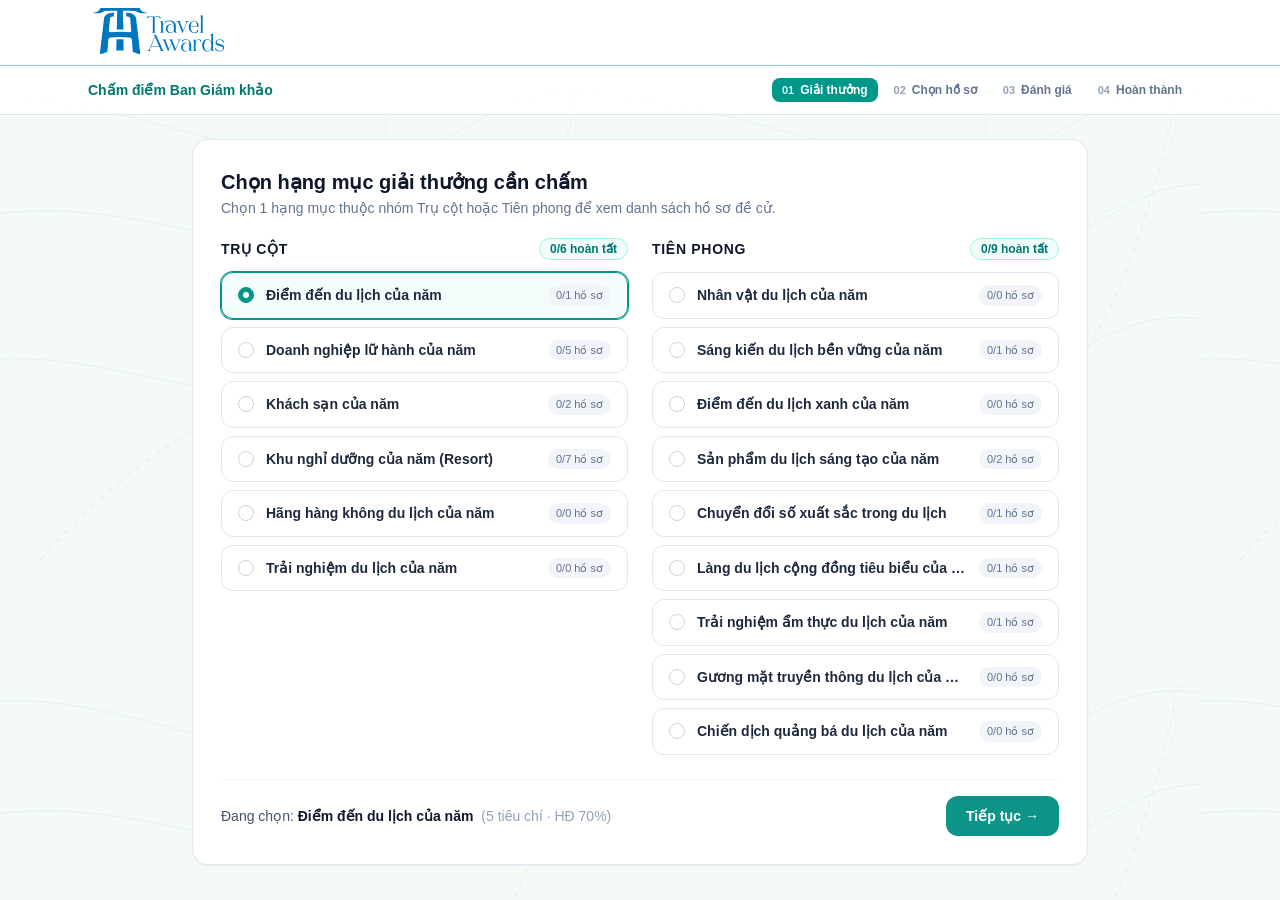
<file: index.html>
<!DOCTYPE html>
<html lang="vi">
<head>
  <meta charset="UTF-8" />
  <meta name="viewport" content="width=device-width, initial-scale=1.0" />
  <title>Chấm điểm Ban Giám khảo – Travel Awards 2026</title>
  <link rel="stylesheet" href="shared/utilities.css" />
  <style>
    * {
      box-sizing: border-box;
      font-family: 'Inter', -apple-system, BlinkMacSystemFont, sans-serif;
    }
    body {
      background-color: #f3faf8;
      background-image: url("data:image/svg+xml,%3Csvg width='600' height='600' viewBox='0 0 600 600' xmlns='http://www.w3.org/2000/svg'%3E%3Cg fill='none' stroke='%230d9488' stroke-width='1' stroke-opacity='0.07'%3E%3Cpath d='M-100 120 C 120 40, 280 240, 480 120 C 560 70, 640 90, 700 140'/%3E%3Cpath d='M-100 240 C 140 140, 300 340, 520 210 C 600 160, 660 190, 720 240'/%3E%3Cpath d='M-100 380 C 100 300, 260 480, 480 350 C 580 290, 640 320, 720 380'/%3E%3Ccircle cx='480' cy='120' r='95' stroke-opacity='0.04'/%3E%3C/g%3E%3Cg fill='none' stroke='%23eab308' stroke-width='1.5' stroke-dasharray='6 6' stroke-opacity='0.12'%3E%3Cpath d='M 40 560 Q 220 360 360 410 T 580 80'/%3E%3C/g%3E%3C/svg%3E");
      background-attachment: fixed;
      color: #0f172a;
    }
    .custom-scrollbar::-webkit-scrollbar {
      width: 5px;
      height: 5px;
    }
    .custom-scrollbar::-webkit-scrollbar-track {
      background: transparent;
    }
    .custom-scrollbar::-webkit-scrollbar-thumb {
      background: #cbd5e1;
      border-radius: 9999px;
    }
    .teal-btn-primary {
      background-color: #0d9488;
      color: #ffffff;
      transition: all 0.18s ease;
    }
    .teal-btn-primary:hover:not(:disabled) {
      background-color: #0f766e;
    }
    .teal-btn-primary:disabled {
      background-color: #e2e8f0;
      color: #94a3b8;
      cursor: not-allowed;
    }
  </style>
  <link rel="stylesheet" href="shared/editor-workspace.css">
</head>
<body class="min-h-screen flex flex-col">

  <!-- HEADER TỐI GIẢN CHUẨN TRANG KHẢO SÁT -->
  <div id="main"><template shadowrootmode="open"><link rel="stylesheet" href="shared/travel-awards.css"><div class="home"><header class="home-header home-header--survey"><div class="layout-container home-header-inner"><div class="home-header-brand-row"><a class="home-header-logo" href="#main" onclick="event.preventDefault();goToStep(1);window.scrollTo(0,0)" aria-label="Travel Awards — Về bước 1"><img class="brand-graphic brand-graphic--logo" src="assets/key-visual/logo.svg" alt="Travel Awards 2026" width="1000" height="350"></a></div></div></header></div></template></div>
<section aria-label="Tiến trình chấm điểm" class="border-b border-slate-200 bg-white/95"><div class="max-w-6xl mx-auto px-4 sm:px-6 py-3 flex flex-wrap items-center justify-between gap-3"><span class="text-sm font-semibold text-teal-700">Chấm điểm Ban Giám khảo</span><div id="stepIndicatorBar" class="flex items-center gap-1 sm:gap-1.5"></div></div></section>

  <!-- NỘI DUNG CHÍNH -->
  <main class="flex-1 max-w-6xl w-full mx-auto px-4 sm:px-6 py-6">
    <div id="appStepContainer"></div>
  </main>


  <!-- TOAST THÔNG BÁO GỌN -->
  <div id="toastBox" class="fixed bottom-5 right-5 z-50 hidden bg-slate-900 text-white px-4 py-2.5 rounded-xl shadow-lg text-xs font-medium flex items-center gap-2">
    <span class="w-2 h-2 rounded-full bg-teal-400"></span>
    <span id="toastMessage">Đã lưu</span>
  </div>

  <script>
    // ============================================================================
    // 1. DỮ LIỆU 15 HẠNG MỤC (6 TRỤ CỘT & 9 TIÊN PHONG) VÀ 59 TIÊU CHÍ
    // ============================================================================
    const AWARD_CATEGORIES = [
      // ------------------- TRỤ CỘT (6 HẠNG MỤC CON) -------------------
      {
        id: "tru-cot-1",
        code: "DD",
        group: "tru-cot",
        groupLabel: "Trụ cột",
        name: "Điểm đến du lịch của năm",
        councilWeight: 0.70,
        readerWeight: 0.30,
        criteriaCount: 5,
        criteria: [
          {
            code: "DD-1",
            name: "Trách nhiệm bền vững: bảo tồn di sản, môi trường & cộng đồng",
            isQuant: false,
            weight: 0.15,
            question: "Điểm đến có hành động bảo tồn/môi trường/cộng đồng cụ thể, có số liệu kết quả trong kỳ không?",
            levels: {
              1: "Có chủ trương bảo tồn, môi trường, cộng đồng; hoạt động còn đơn lẻ, ít số liệu",
              2: "Có 1–2 hoạt động cụ thể, kết quả mô tả định tính",
              3: "Có 3–5 hoạt động cụ thể, có số liệu kết quả trong kỳ",
              4: "Có chương trình bài bản, nhiều chỉ số đo được (rác thải, di tích tu bổ, hộ dân hưởng lợi…)",
              5: "Chương trình hệ thống, chỉ số đo được rõ, được bên thứ ba ghi nhận; là hình mẫu cho địa phương khác"
            }
          },
          {
            code: "DD-2",
            name: "Tăng trưởng lượt khách & doanh thu du lịch",
            isQuant: true,
            weight: 0.25,
            question: "Chỉ số tổng hợp = 50% tăng trưởng lượt khách + 50% tăng trưởng tổng thu (kỳ xét giải so cùng kỳ); xếp hạng trong shortlist",
            levels: {
              1: "Nhóm thấp nhất trong shortlist (điểm tính sẵn 1,0)",
              2: "Dưới mức giữa shortlist (≈ 2)",
              3: "Mức giữa shortlist (≈ 3)",
              4: "Trên mức giữa shortlist (≈ 4)",
              5: "Cao nhất trong shortlist (điểm tính sẵn 5,0)"
            }
          },
          {
            code: "DD-3",
            name: "Phát triển sản phẩm mới, hạ tầng & kết nối giao thông",
            isQuant: false,
            weight: 0.25,
            question: "Trong kỳ, điểm đến có sản phẩm/hạ tầng/kết nối mới tạo khác biệt rõ cho du khách không?",
            levels: {
              1: "Có sản phẩm/hạ tầng mới quy mô nhỏ hoặc đang hoàn thiện",
              2: "Có 1–2 sản phẩm/hạ tầng mới đã khai thác, tác động cục bộ",
              3: "Có nhiều sản phẩm/hạ tầng mới đã khai thác, tạo thêm lựa chọn rõ cho du khách",
              4: "Có sản phẩm/hạ tầng/kết nối mới quy mô lớn, đã khai thác và thu hút khách rõ",
              5: "Sản phẩm/hạ tầng/đường bay mới quy mô lớn, tạo động lực tăng trưởng nổi bật nhất trong shortlist"
            }
          },
          {
            code: "DD-4",
            name: "Chính sách, môi trường đầu tư & xúc tiến du lịch",
            isQuant: false,
            weight: 0.15,
            question: "Chính sách/xúc tiến của tỉnh có mới, cụ thể và đã triển khai thực tế không?",
            levels: {
              1: "Có kế hoạch, chính sách xúc tiến đã ban hành, triển khai bước đầu",
              2: "Có chính sách/chương trình xúc tiến đã triển khai, quy mô nhỏ",
              3: "Có chính sách/chương trình xúc tiến đã triển khai, quy mô trung bình, có kết quả ban đầu",
              4: "Chính sách ưu đãi đầu tư, kích cầu, xúc tiến quốc tế đã triển khai, có kết quả đo được",
              5: "Chính sách đột phá, triển khai đồng bộ, kết quả đo được vượt trội; được ghi nhận rộng rãi"
            }
          },
          {
            code: "DD-5",
            name: "Độ phủ truyền thông & nhận diện thương hiệu điểm đến",
            isQuant: false,
            weight: 0.20,
            question: "Điểm đến có độ phủ truyền thông và mức nhận diện thương hiệu nổi bật trong kỳ không?",
            levels: {
              1: "Được nhắc đến trên truyền thông ở mức cơ bản; nhận diện thương hiệu đang hình thành",
              2: "Được nhắc đến định kỳ trên truyền thông trong nước; có thông điệp thương hiệu",
              3: "Được nhắc đến thường xuyên trong nước; nhận diện thương hiệu rõ, cảm nhận chủ yếu tích cực",
              4: "Độ phủ cao trong nước, bắt đầu có độ phủ quốc tế; cảm nhận tích cực cao",
              5: "Độ phủ cao cả trong nước và quốc tế, thương hiệu rõ nét, cảm nhận tích cực vượt trội trong shortlist"
            }
          }
        ]
      },
      {
        id: "tru-cot-2",
        code: "LH",
        group: "tru-cot",
        groupLabel: "Trụ cột",
        name: "Doanh nghiệp lữ hành của năm",
        councilWeight: 0.60,
        readerWeight: 0.40,
        criteriaCount: 5,
        criteria: [
          {
            code: "LH-1",
            name: "Trách nhiệm bền vững: thực hành du lịch có trách nhiệm với điểm đến & đối tác địa phương",
            isQuant: false,
            weight: 0.15,
            question: "Doanh nghiệp có chính sách và hoạt động du lịch có trách nhiệm được áp dụng vào sản phẩm thực tế không?",
            levels: {
              1: "Có chính sách du lịch có trách nhiệm ở mức cam kết",
              2: "Có chính sách và một số hoạt động đơn lẻ",
              3: "Có chính sách và hoạt động đều đặn, áp dụng vào một phần sản phẩm",
              4: "Tích hợp vào phần lớn sản phẩm (nhà cung cấp địa phương, giảm rác, bảo vệ di sản), có số liệu",
              5: "Tích hợp toàn diện, có số liệu và chứng nhận (Travelife…); dẫn dắt thực hành của ngành"
            }
          },
          {
            code: "LH-2",
            name: "Quy mô, doanh thu & tốc độ tăng trưởng kinh doanh",
            isQuant: true,
            weight: 0.20,
            question: "Chỉ số tổng hợp = 40% doanh thu + 30% tăng trưởng doanh thu + 30% lượt khách; xếp hạng trong cùng phân khúc",
            levels: {
              1: "Nhóm thấp nhất trong shortlist (điểm tính sẵn 1,0)",
              2: "Dưới mức giữa shortlist (≈ 2)",
              3: "Mức giữa shortlist (≈ 3)",
              4: "Trên mức giữa shortlist (≈ 4)",
              5: "Cao nhất trong shortlist (điểm tính sẵn 5,0)"
            }
          },
          {
            code: "LH-3",
            name: "Đa dạng & chất lượng sản phẩm tour",
            isQuant: false,
            weight: 0.25,
            question: "Danh mục tour có đa dạng, khác biệt và được thiết kế tốt không?",
            levels: {
              1: "Danh mục tour phổ thông, chất lượng ổn định",
              2: "Có 1–2 sản phẩm khác biệt",
              3: "Có nhiều sản phẩm khác biệt, thiết kế tốt",
              4: "Danh mục đa dạng, nhiều sản phẩm chuyên đề/độc quyền, thiết kế chuyên nghiệp",
              5: "Danh mục đa dạng, nhiều sản phẩm độc quyền, tạo xu hướng thị trường"
            }
          },
          {
            code: "LH-4",
            name: "Năng lực vận hành, đội ngũ hướng dẫn viên & CSKH",
            isQuant: false,
            weight: 0.25,
            question: "Doanh nghiệp có đủ năng lực vận hành an toàn, chuyên nghiệp và chăm sóc khách tốt không?",
            levels: {
              1: "Đội ngũ và quy trình vận hành đáp ứng yêu cầu cơ bản",
              2: "Có HDV cơ hữu, quy trình CSKH cơ bản",
              3: "Đội ngũ HDV cơ hữu vừa đủ, quy trình CSKH và xử lý sự cố rõ ràng",
              4: "Đội ngũ HDV cơ hữu lớn, được đào tạo định kỳ, quy trình CSKH chuẩn hóa",
              5: "Đội ngũ lớn, đào tạo bài bản, quy trình xử lý sự cố & CSKH chuẩn hóa ở mức quốc tế"
            }
          },
          {
            code: "LH-5",
            name: "Ứng dụng công nghệ, đổi mới sản phẩm",
            isQuant: false,
            weight: 0.15,
            question: "Công nghệ/đổi mới có được áp dụng thực tế và tạo giá trị cho khách không?",
            levels: {
              1: "Có website giới thiệu và kênh liên hệ trực tuyến",
              2: "Có đặt tour trực tuyến hoặc CRM",
              3: "Có đặt tour, thanh toán trực tuyến và CRM; có cải tiến sản phẩm",
              4: "Nền tảng số tích hợp nhiều khâu (đặt, thanh toán, CSKH), có sản phẩm đổi mới",
              5: "Nền tảng số đồng bộ, khai thác dữ liệu khách; có sản phẩm đổi mới dẫn dắt thị trường"
            }
          }
        ]
      },
      {
        id: "tru-cot-3",
        code: "KS",
        group: "tru-cot",
        groupLabel: "Trụ cột",
        name: "Khách sạn của năm",
        councilWeight: 0.50,
        readerWeight: 0.50,
        criteriaCount: 5,
        criteria: [
          {
            code: "KS-1",
            name: "Thực hành bền vững, bảo vệ môi trường",
            isQuant: false,
            weight: 0.10,
            question: "Khách sạn có thực hành bền vững hệ thống, có chứng nhận hoặc số liệu không?",
            levels: {
              1: "Có các biện pháp tiết kiệm năng lượng, giảm nhựa cơ bản",
              2: "Có chương trình nội bộ về môi trường",
              3: "Có chương trình nội bộ và theo dõi chỉ số năng lượng/nước/rác",
              4: "Có Nhãn Bông sen xanh hoặc chứng nhận tương đương, chỉ số cải thiện qua các năm",
              5: "Có chứng nhận quốc tế (Green Key, EarthCheck, LEED/EDGE…), chỉ số cải thiện rõ, công bố minh bạch"
            }
          },
          {
            code: "KS-2",
            name: "Chất lượng cơ sở vật chất & tiện nghi",
            isQuant: false,
            weight: 0.25,
            question: "Cơ sở vật chất có đạt và vượt chuẩn hạng sao, được duy tu/nâng cấp không?",
            levels: {
              1: "Đạt chuẩn hạng sao, duy trì tốt",
              2: "Tốt so với hạng sao; có duy tu định kỳ",
              3: "Tốt so với hạng sao; có nâng cấp một phần trong kỳ",
              4: "Vượt chuẩn hạng sao, có đầu tư/nâng cấp đáng kể trong kỳ",
              5: "Vượt chuẩn rõ rệt, đầu tư lớn trong kỳ, tiện nghi nổi bật nhất phân khúc"
            }
          },
          {
            code: "KS-3",
            name: "Chất lượng dịch vụ & đội ngũ nhân sự",
            isQuant: false,
            weight: 0.30,
            question: "Đội ngũ có được đào tạo bài bản và quy trình dịch vụ chuẩn hóa không?",
            levels: {
              1: "Có quy trình dịch vụ và đào tạo nhân sự cơ bản",
              2: "Có chương trình đào tạo định kỳ",
              3: "Đào tạo định kỳ, tỷ lệ nhân sự có chứng chỉ nghiệp vụ ở mức khá",
              4: "Tỷ lệ chứng chỉ cao, quy trình dịch vụ chuẩn hóa",
              5: "Tỷ lệ chứng chỉ cao, giờ đào tạo/người cao, quy trình chuẩn quốc tế, có giải thưởng dịch vụ"
            }
          },
          {
            code: "KS-4",
            name: "Đổi mới trải nghiệm khách hàng",
            isQuant: false,
            weight: 0.15,
            question: "Khách sạn có sáng kiến mới trong kỳ làm khác biệt trải nghiệm không?",
            levels: {
              1: "Duy trì chất lượng trải nghiệm hiện có, có cải tiến nhỏ",
              2: "Có 1–2 cải tiến dịch vụ/tiện ích trong kỳ",
              3: "Có cải tiến tạo khác biệt vừa phải cho khách",
              4: "Có sáng kiến trải nghiệm mới, khác biệt rõ",
              5: "Sáng kiến trải nghiệm mới, độc đáo, được thị trường/báo chí ghi nhận"
            }
          },
          {
            code: "KS-5",
            name: "Điểm đánh giá trên các nền tảng đặt phòng (OTA) và review trong năm",
            isQuant: true,
            weight: 0.20,
            question: "Điểm đánh giá OTA bình quân có trọng số theo số lượt đánh giá; xếp hạng trong shortlist",
            levels: {
              1: "Nhóm thấp nhất trong shortlist (điểm tính sẵn 1,0)",
              2: "Dưới mức giữa shortlist (≈ 2)",
              3: "Mức giữa shortlist (≈ 3)",
              4: "Trên mức giữa shortlist (≈ 4)",
              5: "Cao nhất trong shortlist (điểm tính sẵn 5,0)"
            }
          }
        ]
      },
      {
        id: "tru-cot-4",
        code: "RS",
        group: "tru-cot",
        groupLabel: "Trụ cột",
        name: "Khu nghỉ dưỡng của năm (Resort)",
        councilWeight: 0.50,
        readerWeight: 0.50,
        criteriaCount: 5,
        criteria: [
          {
            code: "RS-1",
            name: "Thực hành bền vững, bảo vệ môi trường",
            isQuant: false,
            weight: 0.10,
            question: "Resort có thực hành bền vững hệ thống, có chứng nhận hoặc số liệu không?",
            levels: {
              1: "Có các biện pháp tiết kiệm năng lượng, giảm nhựa cơ bản",
              2: "Có chương trình nội bộ về môi trường",
              3: "Có chương trình nội bộ và theo dõi chỉ số năng lượng/nước/rác",
              4: "Có chứng nhận bền vững, chỉ số cải thiện, có hoạt động bảo tồn hệ sinh thái",
              5: "Có chứng nhận quốc tế, chỉ số cải thiện rõ, bảo tồn hệ sinh thái tại chỗ bài bản"
            }
          },
          {
            code: "RS-2",
            name: "Không gian, kiến trúc & cảnh quan",
            isQuant: false,
            weight: 0.25,
            question: "Kiến trúc, cảnh quan có chất lượng thiết kế cao và hài hòa với tự nhiên không?",
            levels: {
              1: "Thiết kế đạt chuẩn, cảnh quan được chăm sóc",
              2: "Thiết kế đẹp, có điểm nhấn cảnh quan",
              3: "Thiết kế đẹp, cảnh quan chăm chút, hài hòa với tự nhiên",
              4: "Kiến trúc có dấu ấn riêng, trải nghiệm không gian đặc sắc",
              5: "Kiến trúc có giải thưởng thiết kế, cảnh quan hài hòa tự nhiên, không gian là điểm đến tự thân"
            }
          },
          {
            code: "RS-3",
            name: "Dịch vụ nghỉ dưỡng cao cấp (spa, ẩm thực, giải trí)",
            isQuant: false,
            weight: 0.25,
            question: "Hệ thống dịch vụ có đầy đủ, chất lượng cao và đồng bộ không?",
            levels: {
              1: "Có đủ dịch vụ nghỉ dưỡng cơ bản",
              2: "Có spa, ẩm thực, giải trí ở mức tốt",
              3: "Đủ hạng mục spa/ẩm thực/giải trí, chất lượng tốt, đồng bộ",
              4: "Dịch vụ cao cấp, có cá nhân hóa trải nghiệm",
              5: "Dịch vụ cao cấp có thương hiệu riêng/giải thưởng (spa, nhà hàng), cá nhân hóa trọn vẹn"
            }
          },
          {
            code: "RS-4",
            name: "Bản sắc địa phương & tính độc đáo",
            isQuant: false,
            weight: 0.20,
            question: "Resort có đưa văn hóa, nhân lực, nguyên liệu địa phương vào trải nghiệm không?",
            levels: {
              1: "Có yếu tố địa phương trong trang trí hoặc ẩm thực",
              2: "Có yếu tố địa phương ở 2 khía cạnh (trang trí, ẩm thực, hoạt động)",
              3: "Yếu tố địa phương rõ ở kiến trúc, ẩm thực và hoạt động",
              4: "Bản sắc địa phương xuyên suốt; sử dụng nhiều nhân sự, nguyên liệu địa phương",
              5: "Bản sắc địa phương xuyên suốt, độc đáo; tỷ lệ nhân sự/nguyên liệu địa phương cao, góp phần bảo tồn văn hóa"
            }
          },
          {
            code: "RS-5",
            name: "Điểm đánh giá trên các nền tảng đặt phòng (OTA) và review trong năm",
            isQuant: true,
            weight: 0.20,
            question: "Điểm đánh giá OTA bình quân có trọng số theo số lượt đánh giá; xếp hạng trong shortlist",
            levels: {
              1: "Nhóm thấp nhất trong shortlist (điểm tính sẵn 1,0)",
              2: "Dưới mức giữa shortlist (≈ 2)",
              3: "Mức giữa shortlist (≈ 3)",
              4: "Trên mức giữa shortlist (≈ 4)",
              5: "Cao nhất trong shortlist (điểm tính sẵn 5,0)"
            }
          }
        ]
      },
      {
        id: "tru-cot-5",
        code: "HK",
        group: "tru-cot",
        groupLabel: "Trụ cột",
        name: "Hãng hàng không du lịch của năm",
        councilWeight: 0.60,
        readerWeight: 0.40,
        criteriaCount: 6,
        criteria: [
          {
            code: "HK-1",
            name: "Trách nhiệm bền vững: giảm phát thải, nhiên liệu bền vững",
            isQuant: false,
            weight: 0.15,
            question: "Hãng có lộ trình và hành động giảm phát thải cụ thể không?",
            levels: {
              1: "Có cam kết giảm phát thải",
              2: "Có chương trình tiết kiệm nhiên liệu",
              3: "Có đội tàu thế hệ mới và chương trình tiết kiệm nhiên liệu đo được",
              4: "Có lộ trình net-zero, bắt đầu sử dụng SAF",
              5: "Lộ trình net-zero rõ, đã sử dụng SAF, chương trình bù đắp carbon minh bạch"
            }
          },
          {
            code: "HK-2",
            name: "Mạng đường bay, tần suất & đường bay du lịch mới",
            isQuant: false,
            weight: 0.25,
            question: "Mạng bay và đường bay mới có đóng góp rõ cho kết nối du lịch Việt Nam không?",
            levels: {
              1: "Duy trì mạng bay đến các điểm du lịch chính",
              2: "Tăng tần suất trên một số đường bay du lịch",
              3: "Có 1–2 đường bay mới hoặc tăng tần suất đáng kể",
              4: "Mở nhiều đường bay mới đến/đi điểm du lịch",
              5: "Mở nhiều đường bay mới, mở thị trường khách mới cho Việt Nam"
            }
          },
          {
            code: "HK-3",
            name: "Chất lượng dịch vụ, tỷ lệ đúng giờ",
            isQuant: true,
            weight: 0.25,
            question: "Chỉ số = tỷ lệ đúng giờ (OTP) trong kỳ theo nguồn độc lập; xếp hạng trong shortlist",
            levels: {
              1: "Nhóm thấp nhất trong shortlist (điểm tính sẵn 1,0)",
              2: "Dưới mức giữa shortlist (≈ 2)",
              3: "Mức giữa shortlist (≈ 3)",
              4: "Trên mức giữa shortlist (≈ 4)",
              5: "Cao nhất trong shortlist (điểm tính sẵn 5,0)"
            }
          },
          {
            code: "HK-4",
            name: "Chính sách giá & chương trình kích cầu du lịch",
            isQuant: false,
            weight: 0.10,
            question: "Hãng có chương trình giá/kích cầu gắn với điểm đến du lịch, có kết quả không?",
            levels: {
              1: "Có chương trình giá khuyến mại chung",
              2: "Có chương trình khuyến mại theo mùa du lịch",
              3: "Có chương trình kích cầu gắn với điểm đến",
              4: "Chương trình kích cầu gắn điểm đến, quy mô lớn",
              5: "Chương trình kích cầu gắn điểm đến, quy mô lớn, có số liệu hành khách tăng rõ"
            }
          },
          {
            code: "HK-5",
            name: "Hợp tác quảng bá điểm đến với địa phương/doanh nghiệp",
            isQuant: false,
            weight: 0.15,
            question: "Hãng có hợp tác quảng bá điểm đến cụ thể với địa phương/doanh nghiệp không?",
            levels: {
              1: "Có hoạt động quảng bá điểm đến trên kênh của hãng",
              2: "Có 1–2 thỏa thuận hợp tác, hoạt động ở mức truyền thông",
              3: "Có nhiều thỏa thuận hợp tác, có hoạt động chung",
              4: "Nhiều chương trình hợp tác có ngân sách, sự kiện",
              5: "Nhiều chương trình hợp tác có ngân sách, sự kiện, kết quả đo được (khách đến điểm đến tăng)"
            }
          },
          {
            code: "HK-6",
            name: "Đổi mới trải nghiệm khách hàng",
            isQuant: false,
            weight: 0.10,
            question: "Hãng có sản phẩm/dịch vụ mới cải thiện trải nghiệm hành khách trong kỳ không?",
            levels: {
              1: "Duy trì chất lượng trải nghiệm hiện có, có cải tiến nhỏ",
              2: "Có 1–2 cải tiến (check-in số, suất ăn, giải trí)",
              3: "Có nhiều cải tiến trải nghiệm hành khách trong kỳ",
              4: "Có đổi mới nổi bật, khác biệt rõ với hãng khác",
              5: "Đổi mới nổi bật, tiên phong trong khu vực"
            }
          }
        ]
      },
      {
        id: "tru-cot-6",
        code: "TN",
        group: "tru-cot",
        groupLabel: "Trụ cột",
        name: "Trải nghiệm du lịch của năm",
        councilWeight: 0.40,
        readerWeight: 0.60,
        criteriaCount: 5,
        criteria: [
          {
            code: "TN-1",
            name: "Trách nhiệm với cộng đồng/di sản tại nơi diễn ra",
            isQuant: false,
            weight: 0.10,
            question: "Trải nghiệm có tạo lợi ích cho cộng đồng và tôn trọng di sản/không gian nơi diễn ra không?",
            levels: {
              1: "Tôn trọng không gian, di sản nơi diễn ra",
              2: "Có sử dụng lao động/nhà cung cấp địa phương",
              3: "Cộng đồng tham gia và có hưởng lợi",
              4: "Cộng đồng tham gia và hưởng lợi rõ, có biện pháp bảo vệ di sản",
              5: "Cộng đồng đồng hành và hưởng lợi rõ, bảo vệ di sản bài bản, là hình mẫu"
            }
          },
          {
            code: "TN-2",
            name: "Tính sáng tạo, độc đáo của trải nghiệm",
            isQuant: false,
            weight: 0.30,
            question: "Trải nghiệm có ý tưởng mới, khác biệt so với sản phẩm cùng loại không?",
            levels: {
              1: "Trải nghiệm được thiết kế tốt trên mô hình đã có",
              2: "Có điểm mới nhỏ trong cách kể chuyện/hình thức",
              3: "Có điểm mới rõ trong cách kể chuyện/hình thức",
              4: "Ý tưởng độc đáo, khác biệt rõ với sản phẩm cùng loại",
              5: "Ý tưởng độc đáo, lần đầu có tại Việt Nam hoặc tạo xu hướng"
            }
          },
          {
            code: "TN-3",
            name: "Chất lượng tổ chức, chuyên nghiệp trong vận hành",
            isQuant: false,
            weight: 0.25,
            question: "Khâu tổ chức có chuyên nghiệp, an toàn, ổn định không?",
            levels: {
              1: "Vận hành đáp ứng yêu cầu, có phương án an toàn",
              2: "Vận hành ổn định, khiếu nại được xử lý",
              3: "Vận hành ổn định, ít khiếu nại",
              4: "Vận hành chuyên nghiệp, phương án an toàn đầy đủ, rất ít khiếu nại",
              5: "Vận hành chuyên nghiệp quy mô lớn, phương án an toàn đầy đủ, gần như không khiếu nại"
            }
          },
          {
            code: "TN-4",
            name: "Số lượng & tăng trưởng khách tham gia",
            isQuant: true,
            weight: 0.15,
            question: "Chỉ số = lượt khách (60%) + tăng trưởng so mùa trước (40%); xếp hạng trong shortlist",
            levels: {
              1: "Nhóm thấp nhất trong shortlist (điểm tính sẵn 1,0)",
              2: "Dưới mức giữa shortlist (≈ 2)",
              3: "Mức giữa shortlist (≈ 3)",
              4: "Trên mức giữa shortlist (≈ 4)",
              5: "Cao nhất trong shortlist (điểm tính sẵn 5,0)"
            }
          },
          {
            code: "TN-5",
            name: "Mức độ lan tỏa truyền thông & mạng xã hội",
            isQuant: false,
            weight: 0.20,
            question: "Trải nghiệm có được báo chí và mạng xã hội nhắc đến rộng rãi, tích cực trong kỳ không?",
            levels: {
              1: "Được nhắc đến chủ yếu qua kênh của đơn vị",
              2: "Có bài báo/nội dung mạng xã hội ở phạm vi địa phương",
              3: "Lan tỏa ở phạm vi khu vực, có số liệu reach/tương tác",
              4: "Lan tỏa toàn quốc, nhiều nội dung tự nhiên từ du khách",
              5: "Lan tỏa toàn quốc hoặc quốc tế, báo chí lớn đưa tin, số liệu reach/tương tác cao"
            }
          }
        ]
      },

      // ------------------- TIÊN PHONG (9 HẠNG MỤC CON) -------------------
      {
        id: "tien-phong-1",
        code: "NV",
        group: "tien-phong",
        groupLabel: "Tiên phong",
        name: "Nhân vật du lịch của năm",
        councilWeight: 0.90,
        readerWeight: 0.10,
        criteriaCount: 3,
        criteria: [
          {
            code: "NV-1",
            name: "Tính tiên phong, sáng tạo trong đóng góp cho ngành",
            isQuant: false,
            weight: 0.35,
            question: "Đóng góp của cá nhân có mở hướng mới cho ngành không?",
            levels: {
              1: "Hoàn thành tốt vai trò, có đóng góp ổn định cho ngành",
              2: "Có sáng kiến trong phạm vi công việc",
              3: "Có sáng kiến mới trong phạm vi đơn vị",
              4: "Có sáng kiến ở tầm địa phương/lĩnh vực, được nơi khác học theo",
              5: "Tiên phong ở tầm ngành/quốc gia, được nhiều đơn vị học theo"
            }
          },
          {
            code: "NV-2",
            name: "Hiệu quả/tác động thực tế đo lường được",
            isQuant: false,
            weight: 0.45,
            question: "Đóng góp đã tạo kết quả đo được (khách, doanh thu, việc làm, chính sách) chưa?",
            levels: {
              1: "Có kết quả mô tả rõ ràng",
              2: "Có số liệu kết quả ban đầu",
              3: "Có số liệu kết quả ở phạm vi đơn vị/địa phương",
              4: "Tác động đo được, phạm vi rộng",
              5: "Tác động lớn, đo được, được bên thứ ba xác nhận"
            }
          },
          {
            code: "NV-3",
            name: "Ghi nhận từ cộng đồng chuyên môn, đồng nghiệp trong ngành",
            isQuant: false,
            weight: 0.20,
            question: "Đồng nghiệp/chuyên gia đánh giá thế nào về cá nhân?",
            levels: {
              1: "Người tham chiếu xác nhận đóng góp",
              2: "Người tham chiếu xác nhận tích cực",
              3: "Được đồng nghiệp, đơn vị trong ngành ghi nhận",
              4: "Được ghi nhận rộng (giải thưởng, vai trò hiệp hội)",
              5: "Được ghi nhận rộng rãi và người tham chiếu đánh giá rất cao"
            }
          }
        ]
      },
      {
        id: "tien-phong-2",
        code: "BV",
        group: "tien-phong",
        groupLabel: "Tiên phong",
        name: "Sáng kiến du lịch bền vững của năm",
        councilWeight: 0.80,
        readerWeight: 0.20,
        criteriaCount: 4,
        criteria: [
          {
            code: "BV-1",
            name: "Mức độ đổi mới so với thực hành hiện tại",
            isQuant: false,
            weight: 0.20,
            question: "Sáng kiến có cách làm mới so với thực hành phổ biến không?",
            levels: {
              1: "Áp dụng tốt cách làm đã có",
              2: "Có điều chỉnh, cải tiến nhỏ so với cách làm hiện có",
              3: "Cải tiến đáng kể cách làm hiện có",
              4: "Cách tiếp cận mới so với thực hành phổ biến",
              5: "Cách tiếp cận mới, lần đầu áp dụng trong ngành du lịch Việt Nam"
            }
          },
          {
            code: "BV-2",
            name: "Tính khả thi & hiệu quả đo lường được",
            isQuant: false,
            weight: 0.30,
            question: "Sáng kiến có vận hành ổn định và có chỉ số trước/sau rõ ràng không?",
            levels: {
              1: "Đang vận hành, có mô tả kết quả",
              2: "Có số liệu kết quả ban đầu",
              3: "Có số liệu kết quả, chưa có baseline hoặc chưa xác minh",
              4: "Có baseline và kết quả rõ ràng, cải thiện đáng kể",
              5: "Baseline và kết quả rõ ràng, cải thiện lớn, có đánh giá bên thứ ba"
            }
          },
          {
            code: "BV-3",
            name: "Tác động môi trường & xã hội cụ thể",
            isQuant: false,
            weight: 0.30,
            question: "Quy mô tác động môi trường/xã hội đến đâu?",
            levels: {
              1: "Có tác động tích cực trong phạm vi nhỏ",
              2: "Tác động rõ ở một khía cạnh",
              3: "Tác động rõ trong phạm vi một điểm đến/cộng đồng",
              4: "Tác động rộng, ở hai khía cạnh (môi trường, xã hội)",
              5: "Tác động lớn, nhiều chiều (môi trường + sinh kế + văn hóa)"
            }
          },
          {
            code: "BV-4",
            name: "Khả năng nhân rộng",
            isQuant: false,
            weight: 0.20,
            question: "Mô hình có thể áp dụng ở nơi khác với chi phí hợp lý không?",
            levels: {
              1: "Phù hợp với điều kiện riêng của nơi triển khai",
              2: "Có thể nhân rộng ở nơi có điều kiện tương tự",
              3: "Có thể nhân rộng với điều chỉnh",
              4: "Đã có kế hoạch hoặc thử nghiệm nhân rộng ở nơi khác",
              5: "Đã được nhân rộng ở nơi khác hoặc có bộ công cụ chuyển giao"
            }
          }
        ]
      },
      {
        id: "tien-phong-3",
        code: "DX",
        group: "tien-phong",
        groupLabel: "Tiên phong",
        name: "Điểm đến du lịch xanh của năm",
        councilWeight: 0.70,
        readerWeight: 0.30,
        criteriaCount: 3,
        criteria: [
          {
            code: "DX-1",
            name: "Mức độ đổi mới trong chính sách & hành động môi trường",
            isQuant: false,
            weight: 0.30,
            question: "Chính sách/hành động môi trường có mới, quyết liệt và đi vào thực tế không?",
            levels: {
              1: "Có văn bản chính sách môi trường đã ban hành",
              2: "Có hành động cụ thể ở 1 lĩnh vực",
              3: "Có hành động cụ thể ở một số lĩnh vực",
              4: "Chính sách mạnh (giảm nhựa, năng lượng sạch…) thực thi ở nhiều lĩnh vực",
              5: "Chính sách đột phá được thực thi đồng bộ"
            }
          },
          {
            code: "DX-2",
            name: "Hiệu quả đo lường được (chứng nhận xanh: Green Key, ESG…)",
            isQuant: false,
            weight: 0.40,
            question: "Có chỉ số môi trường trước/sau hoặc chứng nhận xanh độc lập không?",
            levels: {
              1: "Có mô tả kết quả môi trường",
              2: "Có số liệu cải thiện ở 1 chỉ số",
              3: "Có số liệu cải thiện hoặc 1 chứng nhận",
              4: "Số liệu cải thiện ở nhiều chỉ số và có chứng nhận",
              5: "Số liệu cải thiện rõ trên nhiều chỉ số và có chứng nhận quốc tế"
            }
          },
          {
            code: "DX-3",
            name: "Sự tham gia & hưởng lợi của cộng đồng địa phương",
            isQuant: false,
            weight: 0.30,
            question: "Cộng đồng có tham gia và hưởng lợi từ chương trình xanh không?",
            levels: {
              1: "Cộng đồng được thông tin, vận động",
              2: "Cộng đồng tham gia một số hoạt động",
              3: "Cộng đồng tham gia thường xuyên",
              4: "Cộng đồng tham gia và có nguồn thu từ du lịch xanh",
              5: "Cộng đồng đồng quản lý, có sinh kế xanh tạo thu nhập"
            }
          }
        ]
      },
      {
        id: "tien-phong-4",
        code: "SP",
        group: "tien-phong",
        groupLabel: "Tiên phong",
        name: "Sản phẩm du lịch sáng tạo của năm",
        councilWeight: 0.50,
        readerWeight: 0.50,
        criteriaCount: 3,
        criteria: [
          {
            code: "SP-1",
            name: "Tính mới & độc đáo",
            isQuant: false,
            weight: 0.45,
            question: "Sản phẩm có mới thực sự so với thị trường không?",
            levels: {
              1: "Sản phẩm mới trên nền mô hình đã có",
              2: "Có điểm mới nhỏ",
              3: "Có điểm mới rõ ở một khía cạnh (nội dung, hình thức, công nghệ)",
              4: "Có điểm mới rõ ở nhiều khía cạnh",
              5: "Mô hình hoàn toàn mới tại Việt Nam, tạo phân khúc mới"
            }
          },
          {
            code: "SP-2",
            name: "Tiềm năng phát triển & khả năng nhân rộng dài hạn",
            isQuant: false,
            weight: 0.25,
            question: "Sản phẩm có mô hình kinh doanh bền vững và khả năng mở rộng không?",
            levels: {
              1: "Đang vận hành, có kế hoạch phát triển",
              2: "Có doanh thu ban đầu",
              3: "Có doanh thu ổn định, có kế hoạch mở rộng",
              4: "Tăng trưởng tốt, có kế hoạch mở rộng cụ thể",
              5: "Tăng trưởng nhanh, đã/đang mở rộng ra thị trường khác"
            }
          },
          {
            code: "SP-3",
            name: "Mức độ đón nhận của thị trường",
            isQuant: false,
            weight: 0.30,
            question: "Sản phẩm đã được thị trường đón nhận đến mức nào trong kỳ?",
            levels: {
              1: "Đã có khách sử dụng thực tế",
              2: "Có lượng khách ban đầu, có đánh giá trực tuyến",
              3: "Có lượng khách ổn định, đánh giá trực tuyến tích cực",
              4: "Lượt đặt/doanh thu tăng tốt, đánh giá trực tuyến cao",
              5: "Lượt đặt/doanh thu tăng nhanh, vượt kỳ vọng; đánh giá trực tuyến cao với số lượng lớn"
            }
          }
        ]
      },
      {
        id: "tien-phong-5",
        code: "CDS",
        group: "tien-phong",
        groupLabel: "Tiên phong",
        name: "Chuyển đổi số xuất sắc trong du lịch",
        councilWeight: 0.60,
        readerWeight: 0.40,
        criteriaCount: 3,
        criteria: [
          {
            code: "CDS-1",
            name: "Mức độ ứng dụng công nghệ (AI, dữ liệu, ứng dụng…)",
            isQuant: false,
            weight: 0.30,
            question: "Mức độ công nghệ và độ sâu tích hợp vào vận hành?",
            levels: {
              1: "Đã số hóa một số khâu (website, biểu mẫu trực tuyến)",
              2: "Có ứng dụng/nền tảng cho 1 quy trình",
              3: "Có ứng dụng/nền tảng riêng tích hợp một số quy trình",
              4: "Nền tảng tích hợp nhiều quy trình, có dùng dữ liệu",
              5: "Hệ sinh thái số dùng dữ liệu/AI, tích hợp đầu-cuối"
            }
          },
          {
            code: "CDS-2",
            name: "Hiệu quả cải thiện trải nghiệm khách hàng",
            isQuant: false,
            weight: 0.40,
            question: "Giải pháp giúp khách thuận tiện hơn đến mức nào, có số liệu không?",
            levels: {
              1: "Có mô tả lợi ích cho khách hàng",
              2: "Có số liệu sử dụng",
              3: "Có số liệu sử dụng/hài lòng",
              4: "Cải thiện rõ có số liệu ở 1–2 chỉ số",
              5: "Cải thiện rõ rệt có số liệu (thời gian chờ, tỷ lệ chuyển đổi, người dùng tích cực)"
            }
          },
          {
            code: "CDS-3",
            name: "Hiệu quả vận hành nội bộ",
            isQuant: false,
            weight: 0.30,
            question: "Giải pháp giảm chi phí/thời gian vận hành đến mức nào?",
            levels: {
              1: "Có mô tả lợi ích vận hành",
              2: "Có cải thiện ở một quy trình",
              3: "Có cải thiện đo được ở một quy trình",
              4: "Tiết kiệm đo được ở một số quy trình",
              5: "Tiết kiệm lớn, đo được trên nhiều quy trình"
            }
          }
        ]
      },
      {
        id: "tien-phong-6",
        code: "LC",
        group: "tien-phong",
        groupLabel: "Tiên phong",
        name: "Làng du lịch cộng đồng tiêu biểu của năm",
        councilWeight: 0.60,
        readerWeight: 0.40,
        criteriaCount: 3,
        criteria: [
          {
            code: "LC-1",
            name: "Tính đặc sắc, khác biệt của mô hình cộng đồng",
            isQuant: false,
            weight: 0.35,
            question: "Mô hình có giữ và phát huy bản sắc riêng không?",
            levels: {
              1: "Mô hình có yếu tố văn hóa địa phương",
              2: "Có hoạt động văn hóa đặc trưng",
              3: "Có nhiều hoạt động văn hóa đặc trưng, bản sắc rõ",
              4: "Bản sắc nổi bật, bảo tồn nghề/lễ hội/kiến trúc truyền thống",
              5: "Bản sắc nổi bật, bảo tồn nghề/lễ hội/kiến trúc truyền thống một cách sống động"
            }
          },
          {
            code: "LC-2",
            name: "Tính bền vững trong vận hành",
            isQuant: false,
            weight: 0.30,
            question: "Mô hình có quy chế quản lý, chia sẻ lợi ích và môi trường rõ ràng không?",
            levels: {
              1: "Đang vận hành, có sự hỗ trợ từ bên ngoài",
              2: "Có quy chế cơ bản",
              3: "Có quy chế cơ bản, tự vận hành",
              4: "Quy chế rõ, tự chủ tài chính phần lớn",
              5: "Quy chế minh bạch, tài chính tự chủ, quản lý môi trường tốt"
            }
          },
          {
            code: "LC-3",
            name: "Mức độ tham gia & hưởng lợi của cộng đồng địa phương",
            isQuant: false,
            weight: 0.35,
            question: "Bao nhiêu hộ tham gia và thu nhập tăng thế nào?",
            levels: {
              1: "Có các hộ trong làng tham gia",
              2: "Nhiều hộ tham gia",
              3: "Nhiều hộ tham gia, thu nhập cải thiện",
              4: "Phần lớn cộng đồng tham gia, thu nhập tăng",
              5: "Phần lớn cộng đồng tham gia, thu nhập tăng rõ, có số liệu"
            }
          }
        ]
      },
      {
        id: "tien-phong-7",
        code: "AT",
        group: "tien-phong",
        groupLabel: "Tiên phong",
        name: "Trải nghiệm ẩm thực du lịch của năm",
        councilWeight: 0.40,
        readerWeight: 0.60,
        criteriaCount: 3,
        criteria: [
          {
            code: "AT-1",
            name: "Chất lượng & tính đặc trưng, sáng tạo của ẩm thực",
            isQuant: false,
            weight: 0.45,
            question: "Ẩm thực có chất lượng cao và mang bản sắc/câu chuyện Việt rõ nét không?",
            levels: {
              1: "Ẩm thực chất lượng ổn định",
              2: "Chất lượng tốt, có món đặc trưng",
              3: "Chất lượng tốt, có món/câu chuyện đặc trưng",
              4: "Chất lượng rất tốt, sáng tạo trên nền bản sắc",
              5: "Chất lượng xuất sắc, sáng tạo trên nền bản sắc, được giải thưởng/xếp hạng uy tín"
            }
          },
          {
            code: "AT-2",
            name: "Chất lượng trải nghiệm phục vụ du khách",
            isQuant: false,
            weight: 0.30,
            question: "Không gian, phục vụ, khả năng phục vụ khách quốc tế có tốt không?",
            levels: {
              1: "Phục vụ đáp ứng yêu cầu",
              2: "Phục vụ tốt",
              3: "Phục vụ tốt, có thực đơn/nhân viên ngoại ngữ",
              4: "Trải nghiệm chuyên nghiệp, phục vụ tốt khách quốc tế",
              5: "Trải nghiệm trọn vẹn, chuyên nghiệp, là điểm đến của du khách"
            }
          },
          {
            code: "AT-3",
            name: "Mức độ lan tỏa truyền thông, giải thưởng quốc tế",
            isQuant: false,
            weight: 0.25,
            question: "Ẩm thực của ứng viên được truyền thông và các hệ thống xếp hạng, giải thưởng ghi nhận đến đâu?",
            levels: {
              1: "Được biết đến qua kênh của đơn vị",
              2: "Được báo chí/mạng xã hội trong nước nhắc đến",
              3: "Được truyền thông nhắc đến; có giải thưởng hoặc xếp hạng trong nước",
              4: "Có xếp hạng/giải thưởng khu vực, được truyền thông quốc tế nhắc đến",
              5: "Có giải thưởng/xếp hạng quốc tế uy tín (Michelin Guide, Asia's 50 Best…), được truyền thông quốc tế nhắc đến"
            }
          }
        ]
      },
      {
        id: "tien-phong-8",
        code: "DS",
        group: "tien-phong",
        groupLabel: "Tiên phong",
        name: "Gương mặt truyền thông du lịch của năm (Đại sứ)",
        councilWeight: 0.30,
        readerWeight: 0.70,
        criteriaCount: 3,
        criteria: [
          {
            code: "DS-1",
            name: "Tính sáng tạo, tiên phong trong cách truyền tải nội dung du lịch",
            isQuant: false,
            weight: 0.40,
            question: "Nội dung có cách kể chuyện mới, chất lượng sản xuất cao không?",
            levels: {
              1: "Nội dung du lịch đều đặn, chất lượng ổn định",
              2: "Nội dung có đầu tư",
              3: "Nội dung có đầu tư, có góc nhìn riêng",
              4: "Cách kể sáng tạo, được nhiều người học theo",
              5: "Định dạng/cách kể tiên phong, tạo xu hướng, giúp điểm đến mới được biết đến"
            }
          },
          {
            code: "DS-2",
            name: "Tính xác thực, phù hợp với hình ảnh ngành du lịch",
            isQuant: false,
            weight: 0.30,
            question: "Nội dung có trung thực, minh bạch quảng cáo và phù hợp hình ảnh du lịch Việt Nam không?",
            levels: {
              1: "Nội dung chính xác",
              2: "Nội dung chính xác, có gắn nhãn tài trợ",
              3: "Nội dung chính xác, minh bạch hợp tác thương mại",
              4: "Nội dung chính xác, minh bạch, lan tỏa giá trị tích cực",
              5: "Nội dung chính xác, minh bạch, lan tỏa giá trị tích cực, không có tranh cãi"
            }
          },
          {
            code: "DS-3",
            name: "Hiệu quả lan tỏa đo lường được (reach, engagement)",
            isQuant: true,
            weight: 0.30,
            question: "Chỉ số = 60% tỷ lệ tương tác + 40% tổng lượt tiếp cận nội dung du lịch trong kỳ; xếp hạng trong shortlist",
            levels: {
              1: "Nhóm thấp nhất trong shortlist (điểm tính sẵn 1,0)",
              2: "Dưới mức giữa shortlist (≈ 2)",
              3: "Mức giữa shortlist (≈ 3)",
              4: "Trên mức giữa shortlist (≈ 4)",
              5: "Cao nhất trong shortlist (điểm tính sẵn 5,0)"
            }
          }
        ]
      },
      {
        id: "tien-phong-9",
        code: "CD",
        group: "tien-phong",
        groupLabel: "Tiên phong",
        name: "Chiến dịch quảng bá du lịch của năm",
        councilWeight: 0.50,
        readerWeight: 0.50,
        criteriaCount: 3,
        criteria: [
          {
            code: "CD-1",
            name: "Tính sáng tạo & thông điệp chiến dịch",
            isQuant: false,
            weight: 0.35,
            question: "Ý tưởng và thông điệp có mới, nhất quán và đúng mục tiêu không?",
            levels: {
              1: "Ý tưởng rõ ràng, thông điệp đúng mục tiêu",
              2: "Ý tưởng tốt",
              3: "Ý tưởng tốt, thông điệp rõ",
              4: "Ý tưởng sáng tạo, thông điệp mạnh",
              5: "Ý tưởng đột phá, thông điệp mạnh, triển khai đa kênh nhất quán"
            }
          },
          {
            code: "CD-2",
            name: "Hiệu quả kích cầu đo lường được",
            isQuant: false,
            weight: 0.40,
            question: "Chiến dịch đạt KPI và tạo kết quả kinh doanh (khách, lượt đặt) đến đâu?",
            levels: {
              1: "Có đặt KPI và đo lường kết quả",
              2: "Đạt một phần KPI",
              3: "Đạt KPI truyền thông; kết quả kinh doanh chưa rõ",
              4: "Đạt KPI truyền thông và có số liệu kinh doanh tăng",
              5: "Vượt KPI, có số liệu khách/lượt đặt tăng được xác minh"
            }
          },
          {
            code: "CD-3",
            name: "Độ phủ & hiệu quả lan tỏa truyền thông đa kênh",
            isQuant: false,
            weight: 0.25,
            question: "Chiến dịch phủ được bao nhiêu kênh và đạt hiệu quả lan tỏa đến đâu?",
            levels: {
              1: "Triển khai trên 1–2 kênh",
              2: "Triển khai đa kênh, độ phủ vừa",
              3: "Triển khai đa kênh, có số liệu reach/tương tác đạt KPI",
              4: "Đa kênh tích hợp, reach và tương tác vượt KPI",
              5: "Đa kênh tích hợp (online, offline, quốc tế), reach và tương tác vượt KPI, có earned media lớn"
            }
          }
        ]
      }
    ];

    // ============================================================================
    // 2. DỮ LIỆU HỒ SƠ ĐỀ CỬ (CHUẨN CẤU TRÚC LINK MẪU VERCEL)
    // ============================================================================
    const BASE_PROFILES = {
      "tru-cot-1": [
        {
          id: "tru-cot-1-ho-so-1",
          code: "HS-01",
          title: "Đà Nẵng – Hành trình khám phá thành phố biển",
          organization: "Vingroup",
          registerRole: "Doanh nghiệp dịch vụ du lịch",
          location: "Đà Nẵng, Việt Nam",
          website: "travel-experience.example.com",
          fanpage: "social.example.com/travel-experience",
          representative: "Trung tâm Xúc tiến Du lịch Đà Nẵng",
          quantPreScore: 5.0,
          summary: "Đà Nẵng định vị là trung tâm du lịch biển, sự kiện lễ hội và nghỉ dưỡng hàng đầu miền Trung, kết hợp đồng bộ giữa hạ tầng giao thông quốc tế, sản phẩm giải trí đêm và chương trình bảo tồn bán đảo Sơn Trà.",
          keyMetrics: [
            { value: "4,8 triệu", label: "Lượt khách" },
            { value: "12.600 tỷ", label: "Tổng thu du lịch" },
            { value: "+18%", label: "Tăng trưởng tổng thu" }
          ],
          gallery: [
            { title: "Cầu Vàng – Biểu tượng du lịch Đà Nẵng", tag: "Hạ tầng & Biểu tượng", gradient: "from-sky-600 via-teal-500 to-emerald-600" },
            { title: "Bãi biển Mỹ Khê & Tuyến tham quan ven biển", tag: "Biển Đà Nẵng", gradient: "from-cyan-600 via-teal-600 to-blue-700" },
            { title: "Lễ hội Pháo hoa Quốc tế Đà Nẵng (DIFF)", tag: "Sự kiện quốc tế", gradient: "from-indigo-700 via-purple-700 to-rose-600" },
            { title: "Bán đảo Sơn Trà – Bảo tồn đa dạng sinh học", tag: "Sinh thái", gradient: "from-emerald-700 via-green-600 to-teal-700" },
            { title: "Tuyến phố đi bộ Bạch Đằng & Sông Hàn", tag: "Kinh tế đêm", gradient: "from-amber-600 via-orange-600 to-rose-700" },
            { title: "Hệ thống Trạm thông tin & Bản đồ số", tag: "Chuyển đổi số", gradient: "from-teal-700 via-cyan-700 to-slate-800" }
          ],
          achievements: "Đón 4,8 triệu lượt khách (3,2 triệu khách nội địa, 1,6 triệu khách quốc tế, 2,9 triệu khách lưu trú). Tổng thu du lịch đạt 12.600 tỷ đồng, tốc độ tăng trưởng đạt +18% so với cùng kỳ.",
          differentiation: "Kết nối hài hòa giữa trải nghiệm đô thị biển hiện đại và bản sắc văn hóa địa phương, vận hành đồng bộ tuyến xe điện ven biển và bản đồ số song ngữ.",
          operationalData: [
            { title: "1. Số liệu khách và tổng thu du lịch", content: "4,8 triệu lượt khách (3,2 triệu nội địa, 1,6 triệu quốc tế, 2,9 triệu khách lưu trú); tổng thu 12.600 tỷ đồng (+18%)." },
            { title: "2. Sản phẩm, hạ tầng và kết nối giao thông mới", content: "Khai thác tuyến tham quan ven biển, hệ thống trạm thông tin du khách và xe điện kết nối trung tâm." },
            { title: "3. Chính sách và chương trình xúc tiến", content: "Triển khai chương trình xúc tiến 'Bốn mùa khám phá' với ngân sách 18 tỷ đồng." },
            { title: "4. Hoạt động bảo tồn và phát triển cộng đồng", content: "Phục hồi không gian văn hóa, làm sạch bãi biển định kỳ, hỗ trợ hộ kinh doanh địa phương và đào tạo hướng dẫn viên." },
            { title: "5. Kênh truyền thông chính thức", content: "Vận hành cổng thông tin du lịch, fanpage chính thức và bản đồ số 2 ngôn ngữ phục vụ du khách." }
          ],
          highlights: [
            "Trách nhiệm bền vững: bảo tồn di sản, môi trường và cộng đồng",
            "Phát triển sản phẩm mới, hạ tầng và kết nối giao thông",
            "Chính sách, môi trường đầu tư và xúc tiến du lịch"
          ]
        },
        {
          id: "tru-cot-1-ho-so-2",
          code: "HS-02",
          title: "Phú Quốc – Đảo Ngọc nghỉ dưỡng & Lễ hội biển quốc tế",
          organization: "Sun Group & Trung tâm Xúc tiến Kiên Giang",
          registerRole: "Tổ chức quản lý & phát triển điểm đến",
          location: "Phú Quốc, Kiên Giang",
          website: "phuquoctourism.example.com",
          fanpage: "social.example.com/phuquoc-island",
          representative: "Sở Du lịch Kiên Giang",
          quantPreScore: 4.2,
          summary: "Phú Quốc bứt phá trên bản đồ du lịch quốc tế nhờ chính sách miễn thị thực 30 ngày, hệ sinh thái giải trí Nam Đảo và chương trình bảo tồn rạn san hô.",
          keyMetrics: [
            { value: "5,2 triệu", label: "Lượt khách" },
            { value: "14.800 tỷ", label: "Tổng thu du lịch" },
            { value: "+16,2%", label: "Tăng trưởng tổng thu" }
          ],
          gallery: [
            { title: "Thị trấn Hoàng Hôn & Cầu Hôn Phú Quốc", tag: "Biểu tượng mới", gradient: "from-orange-500 via-rose-500 to-indigo-800" },
            { title: "Khu bảo tồn biển & Rạn san hô Nam Phú Quốc", tag: "Bảo tồn biển", gradient: "from-teal-600 via-emerald-600 to-cyan-800" },
            { title: "Chợ đêm sáng tạo VUI-Fest Bazaar", tag: "Văn hóa bản địa", gradient: "from-amber-600 via-red-500 to-purple-800" }
          ],
          achievements: "Đón 5,2 triệu lượt khách, khách quốc tế tăng 42% nhờ mạng đường bay thẳng quốc tế. Tổng thu đạt 14.800 tỷ đồng (+16,2%).",
          differentiation: "Áp dụng miễn thị thực 30 ngày cho khách quốc tế kết hợp tổ hợp trình diễn nghệ thuật biển hàng đêm.",
          operationalData: [
            { title: "1. Số liệu khách và tổng thu du lịch", content: "5,2 triệu lượt khách; tổng thu 14.800 tỷ đồng (+16,2%)." },
            { title: "2. Sản phẩm, hạ tầng và kết nối giao thông mới", content: "Mở rộng nhà ga quốc tế và các đường bay thẳng từ Hàn Quốc, Đài Loan, Bắc Âu, Trung Á." },
            { title: "3. Chính sách và chương trình xúc tiến", content: "Chiến dịch quảng bá điểm đến trên các kênh truyền thông quốc tế." },
            { title: "4. Hoạt động bảo tồn và phát triển cộng đồng", content: "Phục hồi 4,5 ha rạn san hô và giảm rác nhựa dùng một lần tại chợ đêm." },
            { title: "5. Kênh truyền thông chính thức", content: "Hệ thống cổng thông tin đa ngữ và chiến dịch truyền thông số quốc tế." }
          ],
          highlights: [
            "Trách nhiệm bền vững: bảo tồn di sản, môi trường và cộng đồng",
            "Phát triển sản phẩm mới, hạ tầng và kết nối giao thông",
            "Độ phủ truyền thông & nhận diện thương hiệu điểm đến"
          ]
        },
        {
          id: "tru-cot-1-ho-so-3",
          code: "HS-03",
          title: "Ninh Bình – Di sản thiên nhiên & Văn hóa cố đô",
          organization: "Sở Du lịch Ninh Bình",
          registerRole: "Cơ quan quản lý điểm đến địa phương",
          location: "Ninh Bình, Việt Nam",
          website: "ninhbinhtourism.example.com",
          fanpage: "social.example.com/ninhbinh-heritage",
          representative: "Trung tâm Xúc tiến Du lịch Ninh Bình",
          quantPreScore: 3.4,
          summary: "Ninh Bình phát triển du lịch di sản kép Tràng An gắn liền với sinh kế cộng đồng và bảo tồn cảnh quan thiên nhiên nguyên sơ.",
          keyMetrics: [
            { value: "6,1 triệu", label: "Lượt khách" },
            { value: "7.950 tỷ", label: "Tổng thu du lịch" },
            { value: "+15,1%", label: "Tăng trưởng tổng thu" }
          ],
          gallery: [
            { title: "Quần thể danh thắng Tràng An", tag: "Di sản UNESCO", gradient: "from-emerald-700 via-teal-600 to-lime-700" },
            { title: "Phố cổ Hoa Lư về đêm", tag: "Kinh tế đêm", gradient: "from-amber-700 via-orange-600 to-red-800" }
          ],
          achievements: "Đón 6,1 triệu lượt khách, tổng thu 7.950 tỷ đồng (+15,1%), kéo dài thời gian lưu trú trung bình lên 2,1 ngày.",
          differentiation: "Mô hình đồng quản lý di sản UNESCO giữa nhà nước, doanh nghiệp và hơn 10.000 lao động địa phương.",
          operationalData: [
            { title: "1. Số liệu khách và tổng thu du lịch", content: "6,1 triệu lượt khách; tổng thu 7.950 tỷ đồng (+15,1%)." },
            { title: "2. Sản phẩm, hạ tầng và kết nối giao thông mới", content: "Phố cổ Hoa Lư và các tuyến đạp xe sinh thái Vân Long." },
            { title: "3. Chính sách và chương trình xúc tiến", content: "Tuần Du lịch Ninh Bình 'Sắc vàng Tam Cốc – Tràng An'." },
            { title: "4. Hoạt động bảo tồn và phát triển cộng đồng", content: "100% thuyền chèo tay tại vùng lõi di sản, đào tạo 4.200 người chèo đò." },
            { title: "5. Kênh truyền thông chính thức", content: "Cổng thông tin du lịch số và bản đồ di sản trực tuyến." }
          ],
          highlights: [
            "Trách nhiệm bền vững: bảo tồn di sản, môi trường và cộng đồng",
            "Phát triển sản phẩm mới, hạ tầng và kết nối giao thông"
          ]
        }
      ]
    };

    const EXTRA_CATEGORY_PROFILES_SEED = {
      "tru-cot-2": [
        { title: "Vietravel – Tiên phong Hành trình Xanh Net-Zero", org: "Vietravel", loc: "TP. Hồ Chí Minh", m1: "890.000", l1: "Lượt khách", m2: "6.450 tỷ", l2: "Doanh thu", m3: "+21%", l3: "Tăng trưởng", pre: 5.0 },
        { title: "Lữ hành Saigontourist – Kết nối Di sản & Tàu biển Quốc tế", org: "Saigontourist", loc: "TP. Hồ Chí Minh", m1: "760.000", l1: "Lượt khách", m2: "5.820 tỷ", l2: "Doanh thu", m3: "+18,5%", l3: "Tăng trưởng", pre: 4.0 }
      ],
      "tru-cot-3": [
        { title: "Sofitel Legend Metropole Hanoi – Di sản Xanh Thủ Đô", org: "Metropole Hanoi", loc: "Hà Nội", m1: "9,6 / 10", l1: "Điểm OTA", m2: "4.280", l2: "Lượt review", m3: "-32%", l3: "Giảm nhựa", pre: 5.0 },
        { title: "The Reverie Saigon – Chuẩn mực Khách sạn Đô thị", org: "The Reverie Saigon", loc: "TP. Hồ Chí Minh", m1: "9,4 / 10", l1: "Điểm OTA", m2: "3.150", l2: "Lượt review", m3: "48 giờ/năm", l3: "Đào tạo/nhân sự", pre: 4.0 }
      ],
      "tru-cot-4": [
        { title: "InterContinental Danang Sun Peninsula Resort", org: "Sun Hospitality Group", loc: "Đà Nẵng", m1: "9,7 / 10", l1: "Điểm OTA", m2: "85%", l2: "Nhân sự bản địa", m3: "EarthCheck", l3: "Chứng nhận xanh", pre: 5.0 },
        { title: "Six Senses Ninh Van Bay – Nghỉ dưỡng Sinh thái", org: "Six Senses Ninh Van Bay", loc: "Khánh Hòa", m1: "9,5 / 10", l1: "Điểm OTA", m2: "100%", l2: "Không chai nhựa", m3: "Zero Waste", l3: "Mô hình bền vững", pre: 4.0 }
      ],
      "tru-cot-5": [
        { title: "Vietnam Airlines – Đường bay Xanh & Kết nối Quốc tế", org: "Vietnam Airlines", loc: "Hà Nội", m1: "86,4%", l1: "Đúng giờ (OTP)", m2: "+7 tuyến", l2: "Đường bay mới", m3: "SAF", l3: "Nhiên liệu xanh", pre: 5.0 },
        { title: "Vietjet Air – Mở rộng Mạng bay Du lịch Châu Á – Úc", org: "Vietjet Air", loc: "TP. Hồ Chí Minh", m1: "81,2%", l1: "Đúng giờ (OTP)", m2: "+11 tuyến", l2: "Đường bay mới", m3: "16,5 triệu", l3: "Khách vận chuyển", pre: 4.0 }
      ],
      "tru-cot-6": [
        { title: "Show diễn Ký Ức Hội An – Thực cảnh Văn hóa Thương cảng", org: "Đảo Ký Ức Hội An", loc: "Quảng Nam", m1: "620.000", l1: "Lượt khách", m2: "+24%", l2: "Tăng trưởng", m3: "450 người", l3: "Lao động bản địa", pre: 5.0 },
        { title: "Tour Thám hiểm Sơn Đoòng & Hệ thống Hang động Tú Làn", org: "Oxalis Adventure", loc: "Quảng Bình", m1: "42.500", l1: "Lượt khách", m2: "100%", l2: "An toàn vận hành", m3: "520 hộ", l3: "Cộng đồng hưởng lợi", pre: 4.0 }
      ],
      "tien-phong-1": [
        { title: "Ông Nguyễn Châu Á – Tiên phong Du lịch Mạo hiểm Bảo tồn", org: "Oxalis Adventure", loc: "Quảng Bình", m1: "650 việc làm", l1: "Sinh kế địa phương", m2: "14 dự án", l2: "Sáng kiến cộng đồng", m3: "100%", l3: "Chuẩn an toàn", pre: 5.0 },
        { title: "Bà Lương Hoàng Lan – Chuỗi Làng Du lịch Cộng đồng Tây Bắc", org: "Viện Du lịch Cộng đồng", loc: "Lào Cai – Hà Giang", m1: "18 bản làng", l1: "Mô hình chuyển giao", m2: "+45%", l2: "Tăng thu nhập hộ", m3: "3 giải ASEAN", l3: "Ghi nhận khu vực", pre: 4.0 }
      ],
      "tien-phong-2": [
        { title: "Dự án 'RePlastic Hội An' – Khách sạn Không Rác thải Nhựa", org: "Hiệp hội Du lịch Quảng Nam", loc: "Hội An, Quảng Nam", m1: "-48 tấn/năm", l1: "Giảm rác nhựa", m2: "120 cơ sở", l2: "Đơn vị áp dụng", m3: "6 tỉnh thành", l3: "Nhân rộng mô hình", pre: 5.0 },
        { title: "Sáng kiến 'Tái sinh Lưới ma Đại dương & Bảo tồn Rùa biển'", org: "Vườn Quốc gia Côn Đảo", loc: "Bà Rịa – Vũng Tàu", m1: "19,5 tấn", l1: "Lưới rác thu hồi", m2: "850 rùa mẹ", l2: "Bảo vệ bãi đẻ", m3: "2.400 khách", l3: "Khách tình nguyện", pre: 4.0 }
      ],
      "tien-phong-3": [
        { title: "Hội An – Điểm đến Du lịch Xanh & Giao thông Không Khói", org: "UBND TP. Hội An", loc: "Quảng Nam", m1: "32 chứng nhận", l1: "Doanh nghiệp Xanh", m2: "-40%", l2: "Giảm nhựa 1 lần", m3: "78% hộ dân", l3: "Phân loại rác", pre: 5.0 },
        { title: "Côn Đảo – Kinh tế Tuần hoàn & Sinh thái Biển Đảo", org: "UBND Huyện Côn Đảo", loc: "Bà Rịa – Vũng Tàu", m1: "100% tàu", l1: "Không xả nhựa", m2: "18,4 ha", l2: "San hô bảo vệ", m3: "+29%", l3: "Thu nhập xanh", pre: 4.0 }
      ],
      "tien-phong-4": [
        { title: "Đoàn tàu Di sản 'Kết nối Di sản Miền Trung' (Huế – Đà Nẵng)", org: "Đường sắt Việt Nam", loc: "Huế – Đà Nẵng", m1: "185.000", l1: "Hành khách", m2: "4,9 / 5,0", l2: "Đánh giá online", m3: "+310%", l3: "Tăng trưởng tuyến", pre: 5.0 },
        { title: "Tour Đêm Văn Miếu – Quốc Tử Giám 'Tinh Hoa Đạo Học'", org: "Trung tâm VHKH Văn Miếu", loc: "Hà Nội", m1: "142.000", l1: "Lượt khách", m2: "4,85 / 5,0", l2: "Đánh giá online", m3: "3D Mapping", l3: "Công nghệ di sản", pre: 4.0 }
      ],
      "tien-phong-5": [
        { title: "Hệ sinh thái Du lịch Thông minh 'Visit Da Nang AI & Smart Pass'", org: "TT Xúc tiến Du lịch Đà Nẵng", loc: "Đà Nẵng", m1: "420.000", l1: "Người dùng (MAU)", m2: "-45%", l2: "Thời gian chờ", m3: "-28%", l3: "Chi phí vận hành", pre: 5.0 },
        { title: "Nền tảng Cá nhân hóa Hành trình AI 'iVIVU SmartTrip'", org: "Công ty CP iVIVU.com", loc: "TP. Hồ Chí Minh", m1: "+34%", l1: "Tỷ lệ chuyển đổi", m2: "1,2 triệu", l2: "Lịch trình AI", m3: "-35%", l3: "Thời gian CSKH", pre: 4.0 }
      ],
      "tien-phong-6": [
        { title: "Làng Du lịch Cộng đồng Lô Lô Chải – Cực Bắc Hà Giang", org: "HTX Du lịch Lô Lô Chải", loc: "Đồng Văn, Hà Giang", m1: "92% hộ dân", l1: "Tham gia mô hình", m2: "+68%", l2: "Tăng thu nhập hộ", m3: "100%", l3: "Bảo tồn nhà cổ", pre: 5.0 },
        { title: "Làng Rau Trà Quế – Làng Du lịch Tốt nhất Thế giới", org: "BQL Làng nghề Trà Quế", loc: "Hội An, Quảng Nam", m1: "215 hộ dân", l1: "Đón khách", m2: "+54%", l2: "Thu nhập dịch vụ", m3: "UN Tourism", l3: "Giải quốc tế", pre: 4.0 }
      ],
      "tien-phong-7": [
        { title: "Hành trình Ẩm thực 'Hương Vị Cố Đô – Tinh hoa Di sản Huế'", org: "Tịnh Gia Viên", loc: "TP. Huế", m1: "Michelin", l1: "Ghi nhận quốc tế", m2: "95%", l2: "Nguyên liệu bản địa", m3: "45.000", l3: "Khách quốc tế", pre: 5.0 },
        { title: "Anan Saigon – Ẩm thực Đường phố Việt Đương đại", org: "Nhà hàng Anan Saigon", loc: "TP. Hồ Chí Minh", m1: "1 Sao Michelin", l1: "Giải quốc tế", m2: "Asia's 50 Best", l2: "Xếp hạng châu Á", m3: "68%", l3: "Khách quốc tế", pre: 4.0 }
      ],
      "tien-phong-8": [
        { title: "Khoai Lang Thang – Kể chuyện Văn hóa & Con người Việt Nam", org: "Đinh Võ Hoài Phương", loc: "TP. Hồ Chí Minh", m1: "88 triệu", l1: "Lượt tiếp cận", m2: "8,4%", l2: "Tỷ lệ tương tác", m3: "36 tập", l3: "Video điểm đến", pre: 5.0 },
        { title: "Chan La Cà – Hành trình Di sản & Bản sắc Vùng cao", org: "Hoàng Minh Tuấn", loc: "Hà Nội", m1: "54 triệu", l1: "Lượt tiếp cận", m2: "7,1%", l2: "Tỷ lệ tương tác", m3: "100%", l3: "Minh bạch hợp tác", pre: 4.0 }
      ],
      "tien-phong-9": [
        { title: "Chiến dịch 'Live Fully in Vietnam – Sống trọn vẹn tại Việt Nam'", org: "Cục Du lịch Quốc gia VN", loc: "Toàn quốc & Quốc tế", m1: "145 triệu", l1: "Lượt tiếp cận", m2: "+38%", l2: "Tìm kiếm quốc tế", m3: "4,2 triệu USD", l3: "Earned Media", pre: 5.0 },
        { title: "Chiến dịch 'Wow Đà Nẵng – Bốn mùa Lễ hội Tuyệt vời'", org: "Sở Du lịch Đà Nẵng", loc: "Đà Nẵng", m1: "62 triệu", l1: "Lượt tiếp cận", m2: "+26%", l2: "Lượt đặt phòng", m3: "185 bài báo", l3: "Earned Media", pre: 4.0 }
      ]
    };

    function buildFullProfilesByCategory() {
      const map = {};
      AWARD_CATEGORIES.forEach(cat => {
        if (BASE_PROFILES[cat.id]) {
          map[cat.id] = BASE_PROFILES[cat.id];
          return;
        }
        const seeds = EXTRA_CATEGORY_PROFILES_SEED[cat.id] || [];
        map[cat.id] = seeds.map((s, idx) => ({
          id: `${cat.id}-ho-so-${idx + 1}`,
          code: `HS-0${idx + 1}`,
          title: s.title,
          organization: s.org,
          registerRole: cat.group === "tru-cot" ? "Doanh nghiệp / Tổ chức du lịch" : "Đơn vị / Cá nhân đề cử",
          location: s.loc,
          website: `${cat.id}.example.com`,
          fanpage: `social.example.com/${cat.id}`,
          representative: s.org,
          quantPreScore: s.pre,
          summary: `Hồ sơ đề cử hạng mục "${cat.name}" của ${s.org} tại ${s.loc}, cung cấp đầy đủ số liệu và minh chứng cho ${cat.criteriaCount} tiêu chí chấm điểm của Hội đồng.`,
          keyMetrics: [
            { value: s.m1, label: s.l1 },
            { value: s.m2, label: s.l2 },
            { value: s.m3, label: s.l3 }
          ],
          gallery: [
            { title: s.title, tag: cat.name, gradient: "from-teal-600 via-emerald-600 to-cyan-800" },
            { title: "Hình ảnh hoạt động & trải nghiệm thực tế", tag: "Thực tế vận hành", gradient: "from-sky-600 via-indigo-600 to-slate-800" },
            { title: "Minh chứng kết quả & giải thưởng trong kỳ", tag: "Hồ sơ minh chứng", gradient: "from-amber-600 via-orange-600 to-teal-800" }
          ],
          achievements: `Đạt kết quả nổi bật trong kỳ xét giải: ${s.l1} đạt ${s.m1}, ${s.l2} đạt ${s.m2}, ${s.l3} đạt ${s.m3}.`,
          differentiation: `Mô hình triển khai thực tế tại ${s.loc}, tạo giá trị khác biệt cho du khách và đóng góp bền vững cho ngành du lịch.`,
          operationalData: cat.criteria.map((c, cIdx) => ({
            title: `${cIdx + 1}. Thuyết minh tiêu chí ${c.code} – ${c.name}`,
            content: `Hồ sơ đáp ứng câu hỏi "${c.question}" với số liệu kiểm chứng (${s.m1} ${s.l1}, ${s.m2} ${s.l2}) và tài liệu xác nhận kèm theo.`
          })),
          highlights: cat.criteria.map(c => c.name)
        }));
      });
      return map;
    }

    const PROFILES_BY_CATEGORY = buildFullProfilesByCategory();

    // ============================================================================
    // 3. STATE QUẢN LÝ GỌN NHẸ
    // ============================================================================
    let appState = {
      currentStep: 1, // 1: Giải thưởng, 2: Chọn hồ sơ, 3: Chấm điểm, 4: Hoàn thành
      selectedCategoryId: "tru-cot-1",
      selectedProfileId: "tru-cot-1-ho-so-1",
      rightPanelPhase: "questions", // 'questions' (Ghi câu hỏi trước) -> 'scoring' (Bấm Next hiện thang điểm 1..5)
      activeGalleryIndex: 0,
      evaluations: {}
    };

    function loadSavedState() {
      try {
        const raw = localStorage.getItem("vta2026_bgk_clean_v2");
        if (raw) {
          const parsed = JSON.parse(raw);
          if (parsed && parsed.evaluations) {
            appState.evaluations = parsed.evaluations;
          }
        }
      } catch (e) {}
    }

    function saveState() {
      try {
        localStorage.setItem("vta2026_bgk_clean_v2", JSON.stringify({
          evaluations: appState.evaluations
        }));
      } catch (e) {}
    }

    function getCategoryById(catId) {
      return AWARD_CATEGORIES.find(c => c.id === catId) || AWARD_CATEGORIES[0];
    }

    function getProfileById(catId, profileId) {
      const list = PROFILES_BY_CATEGORY[catId] || [];
      return list.find(p => p.id === profileId) || list[0];
    }

    function getOrCreateEvaluation(profileId, category) {
      if (!appState.evaluations[profileId]) {
        const profile = getProfileById(category.id, profileId);
        const initialScores = {};
        category.criteria.forEach(c => {
          if (c.isQuant && profile) {
            initialScores[c.code] = Math.round(profile.quantPreScore);
          }
        });
        appState.evaluations[profileId] = {
          criteriaQuestions: {},
          scores: initialScores,
          notes: {},
          status: "unscored"
        };
      }
      return appState.evaluations[profileId];
    }

    function computeJudgeScore(category, evalRecord) {
      if (!evalRecord || !evalRecord.scores) return null;
      let total = 0;
      let count = 0;
      category.criteria.forEach(c => {
        const sc = evalRecord.scores[c.code];
        if (typeof sc === "number" && sc >= 1 && sc <= 5) {
          total += sc * c.weight;
          count++;
        }
      });
      if (count === 0) return null;
      return {
        weightedScore: Number(total.toFixed(2)),
        answeredCount: count,
        totalCriteria: category.criteria.length
      };
    }

    // Kiểm tra điều kiện hoàn tất: chấm đủ tiêu chí + riêng 5 điểm (Xuất sắc) bắt buộc có ghi chú lý do
    function validateScoringSubmission(category, evalRecord) {
      const missingScores = [];
      const missingExcellenceNotes = [];

      category.criteria.forEach(c => {
        const sc = evalRecord.scores[c.code];
        const note = (evalRecord.notes[c.code] || "").trim();
        if (typeof sc !== "number" || sc < 1 || sc > 5) {
          missingScores.push(c.code);
        } else if (sc === 5 && note.length < 3) {
          missingExcellenceNotes.push(c.code);
        }
      });

      return {
        isValid: missingScores.length === 0 && missingExcellenceNotes.length === 0,
        missingScores,
        missingExcellenceNotes
      };
    }

    function getCompletionStats() {
      let truCotDone = 0;
      let tienPhongDone = 0;
      AWARD_CATEGORIES.forEach(cat => {
        const profiles = PROFILES_BY_CATEGORY[cat.id] || [];
        const hasDone = profiles.some(p => {
          const ev = appState.evaluations[p.id];
          return ev && ev.status === "completed";
        });
        if (hasDone) {
          if (cat.group === "tru-cot") truCotDone++;
          else tienPhongDone++;
        }
      });
      return { truCotDone, tienPhongDone };
    }

    // ============================================================================
    // 4. RENDER THANH TIẾN TRÌNH 4 BƯỚC (STYLE KHẢO SÁT)
    // ============================================================================
    function renderStepIndicator() {
      const bar = document.getElementById("stepIndicatorBar");
      if (!bar) return;
      const steps = [
        { num: "01", label: "Giải thưởng", step: 1 },
        { num: "02", label: "Chọn hồ sơ", step: 2 },
        { num: "03", label: "Đánh giá", step: 3 },
        { num: "04", label: "Hoàn thành", step: 4 }
      ];
      bar.innerHTML = steps.map(s => {
        const active = appState.currentStep === s.step;
        const done = appState.currentStep > s.step;
        return `
          <button
            type="button"
            onclick="goToStep(${s.step})"
            class="px-2.5 py-1 rounded-lg text-xs font-semibold flex items-center gap-1.5 transition ${
              active
                ? 'bg-teal-600 text-white shadow-xs'
                : done
                ? 'bg-teal-50 text-teal-700 hover:bg-teal-100'
                : 'text-slate-500 hover:bg-slate-100'
            }"
          >
            <span class="text-[11px] font-bold ${active ? 'text-teal-100' : done ? 'text-teal-600' : 'text-slate-400'}">${done ? '✓' : s.num}</span>
            <span class="hidden sm:inline">${s.label}</span>
          </button>
        `;
      }).join("");
    }

    // ============================================================================
    // 5. BƯỚC 01: CHỌN HẠNG MỤC (2 CỘT TRỤ CỘT 6 & TIÊN PHONG 9 TINH GỌN)
    // ============================================================================
    function renderStep1Categories() {
      const truCotCats = AWARD_CATEGORIES.filter(c => c.group === "tru-cot");
      const tienPhongCats = AWARD_CATEGORIES.filter(c => c.group === "tien-phong");
      const selectedCat = getCategoryById(appState.selectedCategoryId);
      const stats = getCompletionStats();

      function renderItem(cat) {
        const isSelected = cat.id === appState.selectedCategoryId;
        const profiles = PROFILES_BY_CATEGORY[cat.id] || [];
        const scoredCount = profiles.filter(p => {
          const ev = appState.evaluations[p.id];
          return ev && ev.status === "completed";
        }).length;

        return `
          <button
            type="button"
            onclick="selectCategory('${cat.id}')"
            class="w-full text-left px-4 py-3 rounded-xl border transition flex items-center justify-between gap-3 ${
              isSelected
                ? 'border-teal-600 bg-teal-50/70 ring-1 ring-teal-600'
                : 'border-slate-200 bg-white hover:border-teal-300 hover:bg-slate-50/60'
            }"
          >
            <div class="flex items-center gap-3 min-w-0">
              <span class="w-4 h-4 rounded-full border flex items-center justify-center shrink-0 ${
                isSelected ? 'border-teal-600 bg-teal-600 text-white' : 'border-slate-300 bg-white'
              }">
                ${isSelected ? '<span class="w-1.5 h-1.5 rounded-full bg-white"></span>' : ''}
              </span>
              <span class="text-sm font-semibold text-slate-800 truncate">${cat.name}</span>
            </div>
            <span class="shrink-0 text-[11px] font-medium px-2 py-0.5 rounded-full ${
              scoredCount > 0 ? 'bg-teal-100 text-teal-800' : 'bg-slate-100 text-slate-500'
            }">
              ${scoredCount}/${profiles.length} hồ sơ
            </span>
          </button>
        `;
      }

      return `
        <div class="max-w-4xl mx-auto bg-white rounded-2xl border border-slate-200/90 shadow-xs p-5 sm:p-7">
          <div class="mb-5">
            <h1 class="text-lg sm:text-xl font-bold text-slate-900">Chọn hạng mục giải thưởng cần chấm</h1>
            <p class="text-xs sm:text-sm text-slate-500 mt-0.5">Chọn 1 hạng mục thuộc nhóm Trụ cột hoặc Tiên phong để xem danh sách hồ sơ đề cử.</p>
          </div>

          <div class="grid grid-cols-1 md:grid-cols-2 gap-6">
            <!-- Cột Trái: Trụ cột (6 hạng mục) -->
            <div>
              <div class="flex items-center justify-between mb-3">
                <h2 class="text-sm font-bold text-slate-900 uppercase tracking-wider">Trụ cột</h2>
                <span class="text-xs font-semibold px-2.5 py-0.5 rounded-full bg-teal-50 text-teal-700 border border-teal-200">
                  ${stats.truCotDone}/6 hoàn tất
                </span>
              </div>
              <div class="space-y-2">
                ${truCotCats.map(renderItem).join("")}
              </div>
            </div>

            <!-- Cột Phải: Tiên phong (9 hạng mục) -->
            <div>
              <div class="flex items-center justify-between mb-3">
                <h2 class="text-sm font-bold text-slate-900 uppercase tracking-wider">Tiên phong</h2>
                <span class="text-xs font-semibold px-2.5 py-0.5 rounded-full bg-teal-50 text-teal-700 border border-teal-200">
                  ${stats.tienPhongDone}/9 hoàn tất
                </span>
              </div>
              <div class="space-y-2">
                ${tienPhongCats.map(renderItem).join("")}
              </div>
            </div>
          </div>

          <!-- Footer bar giống trang khảo sát -->
          <div class="mt-6 pt-4 border-t border-slate-100 flex items-center justify-between gap-3">
            <div class="text-xs sm:text-sm text-slate-600">
              Đang chọn: <strong class="text-slate-900">${selectedCat.name}</strong>
              <span class="text-slate-400 ml-1">(${selectedCat.criteriaCount} tiêu chí · HĐ ${Math.round(selectedCat.councilWeight * 100)}%)</span>
            </div>
            <button type="button" onclick="proceedFromStep1()" class="px-5 py-2.5 rounded-xl teal-btn-primary text-xs sm:text-sm font-bold">
              Tiếp tục →
            </button>
          </div>
        </div>
      `;
    }

    // ============================================================================
    // 6. BƯỚC 02: DANH SÁCH HỒ SƠ CỦA HẠNG MỤC
    // ============================================================================
    function renderStep2Profiles() {
      const category = getCategoryById(appState.selectedCategoryId);
      const profiles = PROFILES_BY_CATEGORY[category.id] || [];

      return `
        <div class="max-w-4xl mx-auto bg-white rounded-2xl border border-slate-200/90 shadow-xs p-5 sm:p-7">
          <div class="flex items-center justify-between gap-2 pb-4 border-b border-slate-100">
            <div>
              <span class="text-xs font-semibold text-teal-600">${category.groupLabel}</span>
              <h1 class="text-lg sm:text-xl font-bold text-slate-900">${category.name}</h1>
              <p class="text-xs text-slate-500 mt-0.5">Chọn hồ sơ đề cử bên dưới để xem chi tiết bài dự thi và thực hiện chấm điểm.</p>
            </div>
            <span class="text-xs font-semibold px-3 py-1 rounded-full bg-slate-100 text-slate-700 shrink-0">
              ${profiles.length} hồ sơ đề cử
            </span>
          </div>

          <div class="space-y-3 mt-5">
            ${profiles.map(p => {
              const isSelected = p.id === appState.selectedProfileId;
              const ev = appState.evaluations[p.id];
              const scoreObj = computeJudgeScore(category, ev);
              const isCompleted = ev && ev.status === "completed";

              return `
                <div
                  onclick="selectProfileCard('${p.id}')"
                  class="cursor-pointer p-4 rounded-xl border transition flex flex-col sm:flex-row sm:items-center justify-between gap-4 ${
                    isSelected
                      ? 'border-teal-600 bg-teal-50/50 ring-1 ring-teal-600'
                      : 'border-slate-200 bg-white hover:border-teal-300'
                  }"
                >
                  <div class="flex items-start gap-3">
                    <div class="mt-0.5 w-5 h-5 rounded-full border flex items-center justify-center shrink-0 ${
                      isSelected ? 'border-teal-600 bg-teal-600 text-white' : 'border-slate-300 bg-white'
                    }">
                      ${isSelected ? '<span class="text-[10px] font-bold">✓</span>' : ''}
                    </div>
                    <div>
                      <div class="flex flex-wrap items-center gap-2">
                        <span class="text-xs font-bold text-slate-400">${p.code}</span>
                        <h3 class="text-sm sm:text-base font-bold text-slate-900">${p.title}</h3>
                      </div>
                      <p class="text-xs text-slate-500 mt-0.5">
                        Đơn vị: <strong class="text-slate-700">${p.organization}</strong> · ${p.location}
                      </p>
                      <div class="flex flex-wrap items-center gap-3 mt-2 text-xs text-slate-600">
                        ${p.keyMetrics.map(m => `<span><strong class="text-teal-700">${m.value}</strong> ${m.label}</span>`).join('<span class="text-slate-300">·</span>')}
                      </div>
                    </div>
                  </div>

                  <div class="flex sm:flex-col items-center sm:items-end justify-between gap-2 shrink-0">
                    ${isCompleted && scoreObj
                      ? `<span class="px-2.5 py-0.5 rounded-full text-xs font-bold bg-emerald-100 text-emerald-800">Đã chấm: ${scoreObj.weightedScore}/5</span>`
                      : `<span class="px-2.5 py-0.5 rounded-full text-xs font-medium bg-slate-100 text-slate-500">Chưa chấm</span>`
                    }
                    <button
                      type="button"
                      onclick="openProfileForScoring('${p.id}', event)"
                      class="px-3.5 py-1.5 rounded-lg teal-btn-primary text-xs font-bold"
                    >
                      Chấm hồ sơ →
                    </button>
                  </div>
                </div>
              `;
            }).join("")}
          </div>

          <div class="mt-6 pt-4 border-t border-slate-100 flex items-center justify-between">
            <button type="button" onclick="goToStep(1)" class="text-xs sm:text-sm font-semibold text-slate-600 hover:text-slate-900">
              ‹ Chọn lại giải thưởng
            </button>
            <button type="button" onclick="proceedFromStep2()" class="px-5 py-2.5 rounded-xl teal-btn-primary text-xs sm:text-sm font-bold">
              Tiếp tục →
            </button>
          </div>
        </div>
      `;
    }

    // ============================================================================
    // 7. BƯỚC 03: BỐ CỤC 2 CỘT (TRÁI: HỒ SƠ ĐỀ CỬ | PHẢI: CÂU HỎI -> NEXT -> THANG ĐIỂM 1-5)
    // ============================================================================
    function renderStep3Workspace() {
      const category = getCategoryById(appState.selectedCategoryId);
      const profiles = PROFILES_BY_CATEGORY[category.id] || [];
      const profile = getProfileById(category.id, appState.selectedProfileId);
      const evalRecord = getOrCreateEvaluation(profile.id, category);
      const galleryItem = profile.gallery[appState.activeGalleryIndex] || profile.gallery[0];
      const scoreInfo = computeJudgeScore(category, evalRecord);
      const validation = validateScoringSubmission(category, evalRecord);

      return `
        <!-- Thanh điều hướng mỏng phía trên -->
        <div class="flex flex-wrap items-center justify-between gap-2 mb-4">
          <button type="button" onclick="goToStep(2)" class="text-xs sm:text-sm font-semibold text-slate-600 hover:text-teal-700 flex items-center gap-1">
            <span>‹ Danh sách hồ sơ (${category.name})</span>
          </button>

          <div class="flex items-center gap-1.5">
            ${profiles.map(p => {
              const active = p.id === profile.id;
              const ev = appState.evaluations[p.id];
              const done = ev && ev.status === "completed";
              return `
                <button
                  type="button"
                  onclick="switchProfileInStep3('${p.id}')"
                  class="px-2.5 py-1 rounded-lg text-xs font-semibold transition ${
                    active ? 'bg-teal-600 text-white' : 'bg-white border border-slate-200 text-slate-600 hover:bg-slate-50'
                  }"
                >
                  ${p.code} ${done ? '✓' : ''}
                </button>
              `;
            }).join("")}
          </div>
        </div>

        <!-- 2 CỘT CHÍNH -->
        <div class="grid grid-cols-1 lg:grid-cols-12 gap-5 items-start">

          <!-- CỘT TRÁI (7/12): THÔNG TIN HỒ SƠ ĐỀ CỬ (CHUẨN LINK MẪU) -->
          <div class="lg:col-span-7 bg-white rounded-2xl border border-slate-200/90 shadow-xs overflow-hidden p-5 sm:p-6 space-y-6">

            <!-- 1. Gallery ảnh -->
            <div>
              <div class="relative rounded-xl overflow-hidden bg-gradient-to-br ${galleryItem.gradient} h-56 sm:h-72 p-4 flex flex-col justify-between text-white">
                <div class="flex items-center justify-between text-xs">
                  <span class="px-2.5 py-1 rounded-full bg-black/30 backdrop-blur-xs font-medium">${galleryItem.tag}</span>
                  <span class="px-2.5 py-1 rounded-md bg-black/40 font-semibold">${appState.activeGalleryIndex + 1} / ${profile.gallery.length}</span>
                </div>
                <div class="flex items-center justify-between">
                  <button type="button" onclick="prevGalleryImage()" class="w-8 h-8 rounded-full bg-black/35 hover:bg-black/55 flex items-center justify-center text-white font-bold">‹</button>
                  <button type="button" onclick="nextGalleryImage()" class="w-8 h-8 rounded-full bg-black/35 hover:bg-black/55 flex items-center justify-center text-white font-bold">›</button>
                </div>
                <div class="text-sm font-bold bg-black/35 backdrop-blur-xs px-3 py-2 rounded-lg">
                  ${galleryItem.title}
                </div>
              </div>

              <!-- Thumbnails -->
              <div class="grid grid-cols-6 gap-1.5 mt-2">
                ${profile.gallery.map((g, idx) => `
                  <button
                    type="button"
                    onclick="setGalleryImage(${idx})"
                    class="h-11 rounded-lg bg-gradient-to-br ${g.gradient} border-2 transition ${
                      idx === appState.activeGalleryIndex ? 'border-teal-600 opacity-100' : 'border-transparent opacity-60 hover:opacity-90'
                    }"
                    title="${g.title}"
                  ></button>
                `).join("")}
              </div>
            </div>

            <!-- 2. Tiêu đề, Đơn vị & Giới thiệu -->
            <div>
              <div class="inline-flex items-center gap-1.5 px-2.5 py-1 rounded-full bg-sky-50 text-sky-700 text-xs font-semibold mb-2">
                <span>🏆 ${category.name}</span>
              </div>
              <h1 class="text-xl sm:text-2xl font-extrabold text-slate-900">${profile.title}</h1>
              <p class="text-xs sm:text-sm text-slate-500 mt-1">Đơn vị / Cá nhân: <strong class="text-slate-800">${profile.organization}</strong></p>
              <p class="text-xs sm:text-sm text-slate-600 mt-3 leading-relaxed">${profile.summary}</p>
            </div>

            <!-- 3. 3 Chỉ số chính (Key Metrics) -->
            <div class="grid grid-cols-3 gap-3">
              ${profile.keyMetrics.map(m => `
                <div class="p-3.5 rounded-xl bg-slate-50 border border-slate-200/80 text-center">
                  <div class="text-lg sm:text-xl font-extrabold text-sky-600">${m.value}</div>
                  <div class="text-[11px] text-slate-500 font-medium mt-0.5">${m.label}</div>
                </div>
              `).join("")}
            </div>

            <!-- 4. Thông tin đơn vị / cá nhân -->
            <div>
              <h2 class="text-xs font-bold uppercase tracking-wider text-sky-600 mb-2.5">Thông tin đơn vị / cá nhân</h2>
              <div class="rounded-xl border border-slate-200 divide-y divide-slate-100 text-xs sm:text-sm">
                <div class="grid grid-cols-12 px-3.5 py-2">
                  <span class="col-span-5 text-slate-500">Đứng tên hồ sơ:</span>
                  <span class="col-span-7 font-semibold text-slate-800">${profile.organization}</span>
                </div>
                <div class="grid grid-cols-12 px-3.5 py-2 bg-slate-50/50">
                  <span class="col-span-5 text-slate-500">Tư cách đăng ký:</span>
                  <span class="col-span-7 text-slate-800">${profile.registerRole}</span>
                </div>
                <div class="grid grid-cols-12 px-3.5 py-2">
                  <span class="col-span-5 text-slate-500">Địa điểm:</span>
                  <span class="col-span-7 text-slate-800">${profile.location}</span>
                </div>
                <div class="grid grid-cols-12 px-3.5 py-2 bg-slate-50/50">
                  <span class="col-span-5 text-slate-500">Website / Fanpage:</span>
                  <span class="col-span-7 text-sky-600 truncate">${profile.website} · ${profile.fanpage}</span>
                </div>
                <div class="grid grid-cols-12 px-3.5 py-2">
                  <span class="col-span-5 text-slate-500">Đơn vị đại diện:</span>
                  <span class="col-span-7 text-slate-800">${profile.representative}</span>
                </div>
              </div>
            </div>

            <!-- 5. Thành tích & Điểm khác biệt -->
            <div class="grid grid-cols-1 sm:grid-cols-2 gap-4">
              <div class="p-4 rounded-xl bg-slate-50 border border-slate-200/70">
                <h3 class="text-xs font-bold uppercase tracking-wider text-sky-600 mb-1.5">Thành tích trong năm</h3>
                <p class="text-xs text-slate-700 leading-relaxed">${profile.achievements}</p>
              </div>
              <div class="p-4 rounded-xl bg-slate-50 border border-slate-200/70">
                <h3 class="text-xs font-bold uppercase tracking-wider text-sky-600 mb-1.5">Điểm khác biệt</h3>
                <p class="text-xs text-slate-700 leading-relaxed">${profile.differentiation}</p>
              </div>
            </div>

            <!-- 6. Số liệu hoạt động -->
            <div>
              <h2 class="text-xs font-bold uppercase tracking-wider text-sky-600 mb-2.5">Số liệu hoạt động</h2>
              <div class="space-y-2">
                ${profile.operationalData.map(item => `
                  <div class="p-3 rounded-xl border border-slate-200/80 text-xs">
                    <div class="font-bold text-slate-800">${item.title}</div>
                    <p class="text-slate-600 mt-0.5 leading-relaxed">${item.content}</p>
                  </div>
                `).join("")}
              </div>
            </div>

            <!-- 7. Dấu ấn nổi bật -->
            <div>
              <h2 class="text-xs font-bold uppercase tracking-wider text-sky-600 mb-2">Dấu ấn nổi bật</h2>
              <div class="flex flex-wrap gap-2">
                ${profile.highlights.map(hl => `
                  <span class="px-3 py-1.5 rounded-lg bg-slate-100 text-slate-700 text-xs font-medium">${hl}</span>
                `).join("")}
              </div>
            </div>

          </div>

          <!-- CỘT PHẢI (5/12): KHUNG CHẤM ĐIỂM 2 BƯỚC (GHI CÂU HỎI -> BẤM NEXT -> THANG ĐIỂM 1-5) -->
          <div class="lg:col-span-5 lg:sticky lg:top-16 bg-white rounded-2xl border border-teal-600/70 shadow-sm overflow-hidden">

            <!-- Header cột phải gọn -->
            <div class="px-5 py-4 bg-teal-600 text-white flex items-center justify-between">
              <div>
                <div class="text-[11px] font-semibold text-teal-100 uppercase tracking-wider">
                  ${appState.rightPanelPhase === "questions" ? "Bước 1 / 2 · Ghi câu hỏi tiêu chí" : "Bước 2 / 2 · Chấm điểm thang 1–5"}
                </div>
                <h2 class="text-sm sm:text-base font-bold mt-0.5">
                  ${appState.rightPanelPhase === "questions" ? "Bộ tiêu chí & Câu hỏi của BGK" : "Đánh giá điểm số (1 → 5)"}
                </h2>
              </div>

              ${scoreInfo && appState.rightPanelPhase === "scoring" ? `
                <div class="text-right bg-white/15 px-3 py-1 rounded-lg">
                  <div class="text-[10px] text-teal-100">Điểm HĐ</div>
                  <div class="text-sm font-extrabold">${scoreInfo.weightedScore.toFixed(2)}/5</div>
                </div>
              ` : ''}
            </div>

            <!-- Nội dung cột phải -->
            <div class="p-4 sm:p-5 max-h-[78vh] overflow-y-auto custom-scrollbar">
              ${appState.rightPanelPhase === "questions"
                ? renderRightPhaseQuestions(category, evalRecord)
                : renderRightPhaseScoring(category, profile, evalRecord, validation)
              }
            </div>

          </div>

        </div>
      `;
    }

    // ----------------------------------------------------------------------------
    // CỘT PHẢI - BƯỚC 1: GHI CÂU HỎI VÀO TIÊU CHÍ -> BẤM NEXT
    // ----------------------------------------------------------------------------
    function renderRightPhaseQuestions(category, evalRecord) {
      return `
        <div class="space-y-3.5">
          ${category.criteria.map((c, idx) => {
            const qVal = evalRecord.criteriaQuestions[c.code] || "";
            return `
              <div class="p-3.5 rounded-xl border border-slate-200 bg-slate-50/60">
                <div class="flex items-center justify-between gap-2">
                  <span class="text-xs font-bold text-teal-700">${c.code} · Trọng số ${Math.round(c.weight * 100)}%</span>
                  <span class="text-[11px] text-slate-400">${c.isQuant ? 'Định lượng' : 'Định tính'}</span>
                </div>
                <h3 class="text-xs sm:text-sm font-bold text-slate-900 mt-1">${idx + 1}. ${c.name}</h3>
                <p class="text-xs text-slate-500 mt-1 italic">"${c.question}"</p>

                <textarea
                  rows="2"
                  oninput="handleCriterionQuestionInput('${c.code}', this.value)"
                  placeholder="Ghi câu hỏi của BGK cho tiêu chí này..."
                  class="mt-2.5 w-full rounded-lg border border-slate-200 bg-white px-3 py-2 text-xs text-slate-800 focus:outline-none focus:border-teal-600"
                >${escapeHtml(qVal)}</textarea>
              </div>
            `;
          }).join("")}

          <div class="pt-2 flex justify-end">
            <button
              type="button"
              onclick="proceedToScoringPhase()"
              class="w-full py-2.5 px-4 rounded-xl teal-btn-primary text-xs sm:text-sm font-bold flex items-center justify-center gap-1.5"
            >
              <span>Next: Chấm điểm hồ sơ (1 → 5)</span>
              <span>→</span>
            </button>
          </div>
        </div>
      `;
    }

    // ----------------------------------------------------------------------------
    // CỘT PHẢI - BƯỚC 2: THANG ĐIỂM 1 => 5 (RIÊNG 5 ĐIỂM XUẤT SẮC CẦN GHI CHÚ LÝ DO)
    // ----------------------------------------------------------------------------
    function renderRightPhaseScoring(category, profile, evalRecord, validation) {
      const scaleLabels = [
        { val: 1, label: "Đạt YC", numColor: "text-red-500" },
        { val: 2, label: "Khá", numColor: "text-orange-500" },
        { val: 3, label: "Tốt", numColor: "text-slate-600" },
        { val: 4, label: "Rất tốt", numColor: "text-emerald-600" },
        { val: 5, label: "Xuất sắc", numColor: "text-teal-700" }
      ];

      return `
        <div class="space-y-3.5">
          ${category.criteria.map((c, idx) => {
            const currentScore = evalRecord.scores[c.code];
            const savedQuestion = (evalRecord.criteriaQuestions[c.code] || "").trim();
            const currentNote = evalRecord.notes[c.code] || "";
            const isExcellence = currentScore === 5;
            const missingNote = isExcellence && currentNote.trim().length < 3;

            return `
              <div class="p-3.5 rounded-xl border ${
                isExcellence ? 'border-teal-500 bg-teal-50/20' : 'border-slate-200 bg-white'
              }">
                <div class="flex items-center justify-between text-xs">
                  <span class="font-bold text-slate-800">${idx + 1}. ${c.name}</span>
                  <span class="text-teal-700 font-semibold shrink-0 ml-2">${Math.round(c.weight * 100)}%</span>
                </div>

                ${savedQuestion ? `
                  <div class="mt-1.5 text-[11px] text-slate-600 bg-slate-50 px-2.5 py-1.5 rounded-lg border border-slate-100">
                    <span class="font-semibold text-slate-700">Câu hỏi BGK:</span> ${escapeHtml(savedQuestion)}
                  </div>
                ` : ''}

                ${c.isQuant ? `
                  <div class="mt-1.5 text-[11px] text-amber-800 bg-amber-50/70 px-2.5 py-1 rounded-lg">
                    Điểm định lượng tính sẵn từ hồ sơ: <strong>${profile.quantPreScore.toFixed(1)}/5,0</strong>
                  </div>
                ` : ''}

                <!-- Thang điểm 1 => 5 -->
                <div class="grid grid-cols-5 gap-1.5 mt-2.5">
                  ${scaleLabels.map(s => {
                    const selected = currentScore === s.val;
                    return `
                      <button
                        type="button"
                        onclick="selectCriterionScore('${c.code}', ${s.val})"
                        class="py-2 px-1 rounded-lg border text-center transition ${
                          selected
                            ? 'border-teal-600 bg-teal-50 ring-1 ring-teal-600'
                            : 'border-slate-200 bg-slate-50/60 hover:bg-slate-100'
                        }"
                      >
                        <div class="text-sm font-extrabold ${s.numColor}">${s.val}</div>
                        <div class="text-[10px] text-slate-600 font-medium">${s.label}</div>
                      </button>
                    `;
                  }).join("")}
                </div>

                <!-- Mô tả ngắn của mức đang chọn -->
                ${typeof currentScore === "number" ? `
                  <p class="mt-2 text-[11px] text-slate-500 leading-snug">
                    <strong class="text-slate-700">Mức ${currentScore}:</strong> ${c.levels[currentScore]}
                  </p>
                ` : ''}

                <!-- RIÊNG 5 ĐIỂM (XUẤT SẮC): BẮT BUỘC GHI CHÚ VÌ SAO CHẤM XUẤT SẮC -->
                ${isExcellence ? `
                  <div class="mt-2.5 pt-2.5 border-t border-teal-200">
                    <label class="block text-xs font-bold text-teal-900 mb-1">
                      Ghi chú vì sao chấm Xuất sắc (5 điểm) <span class="text-red-500">*</span>
                    </label>
                    <textarea
                      rows="2"
                      oninput="handleCriterionNoteInput('${c.code}', this.value)"
                      placeholder="Nhập lý do từ Ban Giám khảo vì sao chấm mức 5 (Xuất sắc)..."
                      class="w-full rounded-lg border ${
                        missingNote ? 'border-red-400 bg-red-50/30' : 'border-teal-400 bg-white'
                      } px-2.5 py-1.5 text-xs text-slate-800 focus:outline-none"
                    >${escapeHtml(currentNote)}</textarea>
                  </div>
                ` : ''}
              </div>
            `;
          }).join("")}

          <!-- Dòng nhắc trạng thái gọn -->
          <div class="text-xs ${validation.isValid ? 'text-teal-700 font-semibold' : 'text-amber-700'}">
            ${validation.isValid
              ? '✓ Đã chấm đủ điểm và ghi chú cho các tiêu chí.'
              : validation.missingExcellenceNotes.length > 0
              ? `Vui lòng nhập ghi chú lý do chấm Xuất sắc (5 điểm) tại: ${validation.missingExcellenceNotes.join(", ")}`
              : `Vui lòng chọn điểm (1–5) cho tất cả tiêu chí.`
            }
          </div>

          <!-- Nút điều hướng cuối khung -->
          <div class="pt-1 flex items-center justify-between gap-2">
            <button
              type="button"
              onclick="setRightPanelPhase('questions')"
              class="px-3.5 py-2.5 rounded-xl border border-slate-200 text-xs font-semibold text-slate-600 hover:bg-slate-50"
            >
              ‹ Câu hỏi
            </button>
            <button
              type="button"
              onclick="submitProfileEvaluation()"
              ${validation.isValid ? "" : "disabled"}
              class="flex-1 py-2.5 px-4 rounded-xl teal-btn-primary text-xs sm:text-sm font-bold"
            >
              Hoàn tất →
            </button>
          </div>
        </div>
      `;
    }

    // ============================================================================
    // 8. BƯỚC 04: HOÀN THÀNH (CHUẨN TRANG KHẢO SÁT)
    // ============================================================================
    function renderStep4Completed() {
      const category = getCategoryById(appState.selectedCategoryId);
      const profile = getProfileById(category.id, appState.selectedProfileId);
      const evalRecord = getOrCreateEvaluation(profile.id, category);
      const scoreInfo = computeJudgeScore(category, evalRecord);
      const stats = getCompletionStats();

      return `
        <div class="max-w-2xl mx-auto bg-white rounded-2xl border border-slate-200/90 shadow-xs p-6 sm:p-8 text-center">
          <div class="w-12 h-12 rounded-full bg-teal-600 text-white flex items-center justify-center text-2xl font-bold mx-auto">
            ✓
          </div>
          <h1 class="text-xl font-extrabold text-slate-900 mt-3">Hoàn thành</h1>
          <p class="text-xs sm:text-sm text-slate-500 mt-1">
            Đã lưu kết quả chấm điểm cho hồ sơ <strong class="text-slate-800">${profile.title}</strong>.
          </p>

          <!-- Khung tóm tắt kết quả chấm -->
          <div class="mt-5 p-4 rounded-xl bg-slate-50 border border-slate-200 text-left space-y-2.5">
            <div class="flex items-center justify-between pb-2.5 border-b border-slate-200">
              <div>
                <div class="text-xs text-slate-500">${category.name}</div>
                <div class="text-sm font-bold text-slate-900">${profile.title}</div>
              </div>
              <div class="text-right">
                <div class="text-[11px] text-slate-500">Điểm tổng hợp</div>
                <div class="text-lg font-extrabold text-teal-700">${scoreInfo ? scoreInfo.weightedScore.toFixed(2) : "0.00"} / 5</div>
              </div>
            </div>

            ${category.criteria.map(c => {
              const sc = evalRecord.scores[c.code] || 0;
              const note = (evalRecord.notes[c.code] || "").trim();
              const q = (evalRecord.criteriaQuestions[c.code] || "").trim();
              return `
                <div class="text-xs py-1 border-b border-slate-100 last:border-0">
                  <div class="flex items-center justify-between">
                    <span class="font-medium text-slate-700">${c.code} · ${c.name}</span>
                    <span class="font-bold ${sc === 5 ? 'text-teal-700' : 'text-slate-800'}">${sc}/5 ${sc === 5 ? '(Xuất sắc)' : ''}</span>
                  </div>
                  ${q ? `<div class="text-[11px] text-slate-500 mt-0.5">Câu hỏi: ${escapeHtml(q)}</div>` : ''}
                  ${sc === 5 && note ? `<div class="text-[11px] text-teal-800 mt-0.5">Lý do Xuất sắc: ${escapeHtml(note)}</div>` : ''}
                </div>
              `;
            }).join("")}
          </div>

          <!-- Tiến độ chung -->
          <div class="mt-4 flex items-center justify-center gap-4 text-xs text-slate-600">
            <span>Trụ cột: <strong class="text-teal-700">${stats.truCotDone}/6</strong></span>
            <span>·</span>
            <span>Tiên phong: <strong class="text-teal-700">${stats.tienPhongDone}/9</strong></span>
          </div>

          <!-- Nút điều hướng -->
          <div class="mt-6 flex flex-wrap items-center justify-center gap-3">
            <button type="button" onclick="goToStep(1)" class="px-4 py-2.5 rounded-xl bg-slate-100 hover:bg-slate-200 text-slate-700 text-xs sm:text-sm font-semibold">
              Về danh sách
            </button>
            <button type="button" onclick="goToNextProfileInCategory()" class="px-5 py-2.5 rounded-xl teal-btn-primary text-xs sm:text-sm font-bold">
              Hồ sơ tiếp theo →
            </button>
          </div>
        </div>
      `;
    }

    // ============================================================================
    // 9. CÁC HÀM XỬ LÝ SỰ KIỆN
    // ============================================================================
    function renderAll() {
      renderStepIndicator();
      const container = document.getElementById("appStepContainer");
      if (!container) return;
      if (appState.currentStep === 1) container.innerHTML = renderStep1Categories();
      else if (appState.currentStep === 2) container.innerHTML = renderStep2Profiles();
      else if (appState.currentStep === 3) container.innerHTML = renderStep3Workspace();
      else if (appState.currentStep === 4) container.innerHTML = renderStep4Completed();
    }

    function goToStep(stepNum) {
      appState.currentStep = stepNum;
      renderAll();
    }

    function selectCategory(catId) {
      appState.selectedCategoryId = catId;
      const list = PROFILES_BY_CATEGORY[catId] || [];
      if (list.length > 0) appState.selectedProfileId = list[0].id;
      appState.activeGalleryIndex = 0;
      renderAll();
    }

    function proceedFromStep1() {
      appState.currentStep = 2;
      renderAll();
      window.scrollTo({ top: 0, behavior: "smooth" });
    }

    function selectProfileCard(profileId) {
      appState.selectedProfileId = profileId;
      renderAll();
    }

    function openProfileForScoring(profileId, ev) {
      if (ev && ev.stopPropagation) ev.stopPropagation();
      appState.selectedProfileId = profileId;
      appState.activeGalleryIndex = 0;
      appState.rightPanelPhase = "questions";
      appState.currentStep = 3;
      renderAll();
      window.scrollTo({ top: 0, behavior: "smooth" });
    }

    function proceedFromStep2() {
      appState.activeGalleryIndex = 0;
      appState.rightPanelPhase = "questions";
      appState.currentStep = 3;
      renderAll();
      window.scrollTo({ top: 0, behavior: "smooth" });
    }

    function switchProfileInStep3(profileId) {
      appState.selectedProfileId = profileId;
      appState.activeGalleryIndex = 0;
      appState.rightPanelPhase = "questions";
      renderAll();
    }

    function setRightPanelPhase(phase) {
      appState.rightPanelPhase = phase;
      renderAll();
    }

    function proceedToScoringPhase() {
      saveState();
      appState.rightPanelPhase = "scoring";
      renderAll();
    }

    function handleCriterionQuestionInput(code, val) {
      const category = getCategoryById(appState.selectedCategoryId);
      const evalRecord = getOrCreateEvaluation(appState.selectedProfileId, category);
      evalRecord.criteriaQuestions[code] = val;
      saveState();
    }

    function selectCriterionScore(code, scoreVal) {
      const category = getCategoryById(appState.selectedCategoryId);
      const evalRecord = getOrCreateEvaluation(appState.selectedProfileId, category);
      evalRecord.scores[code] = scoreVal;
      saveState();
      renderAll();
    }

    function handleCriterionNoteInput(code, val) {
      const category = getCategoryById(appState.selectedCategoryId);
      const evalRecord = getOrCreateEvaluation(appState.selectedProfileId, category);
      evalRecord.notes[code] = val;
      saveState();
      const validation = validateScoringSubmission(category, evalRecord);
      const submitBtn = document.querySelector('button[onclick="submitProfileEvaluation()"]');
      if (submitBtn) {
        submitBtn.disabled = !validation.isValid;
      }
    }

    function submitProfileEvaluation() {
      const category = getCategoryById(appState.selectedCategoryId);
      const evalRecord = getOrCreateEvaluation(appState.selectedProfileId, category);
      const validation = validateScoringSubmission(category, evalRecord);
      if (!validation.isValid) {
        showToast("Vui lòng chấm đủ điểm và nhập lý do cho mức 5 (Xuất sắc)");
        return;
      }
      evalRecord.status = "completed";
      saveState();
      appState.currentStep = 4;
      renderAll();
      window.scrollTo({ top: 0, behavior: "smooth" });
    }

    function goToNextProfileInCategory() {
      const profiles = PROFILES_BY_CATEGORY[appState.selectedCategoryId] || [];
      const idx = profiles.findIndex(p => p.id === appState.selectedProfileId);
      const nextIdx = (idx + 1) % profiles.length;
      appState.selectedProfileId = profiles[nextIdx].id;
      appState.activeGalleryIndex = 0;
      appState.rightPanelPhase = "questions";
      appState.currentStep = 3;
      renderAll();
      window.scrollTo({ top: 0, behavior: "smooth" });
    }

    function setGalleryImage(idx) {
      appState.activeGalleryIndex = idx;
      renderAll();
    }

    function prevGalleryImage() {
      const profile = getProfileById(appState.selectedCategoryId, appState.selectedProfileId);
      const total = profile.gallery.length;
      appState.activeGalleryIndex = (appState.activeGalleryIndex - 1 + total) % total;
      renderAll();
    }

    function nextGalleryImage() {
      const profile = getProfileById(appState.selectedCategoryId, appState.selectedProfileId);
      const total = profile.gallery.length;
      appState.activeGalleryIndex = (appState.activeGalleryIndex + 1) % total;
      renderAll();
    }

    let toastTimer = null;
    function showToast(msg) {
      const box = document.getElementById("toastBox");
      const text = document.getElementById("toastMessage");
      if (!box || !text) return;
      text.textContent = msg;
      box.classList.remove("hidden");
      if (toastTimer) clearTimeout(toastTimer);
      toastTimer = setTimeout(() => box.classList.add("hidden"), 2500);
    }

    function escapeHtml(str) {
      return String(str || "")
        .replace(/&/g, "&amp;")
        .replace(/</g, "&lt;")
        .replace(/>/g, "&gt;")
        .replace(/"/g, "&quot;");
    }

    window.addEventListener("DOMContentLoaded", () => {
      loadSavedState();
      renderAll();
    });
  </script>
  <script src="shared/scoring-model.js"></script>
  <script src="shared/profile-media.js"></script>
  <script src="shared/registration-data.js"></script>
  <script src="shared/editor-workspace.js"></script>
  <script src="shared/judge-panel.js"></script>
</body>
</html>
</file>
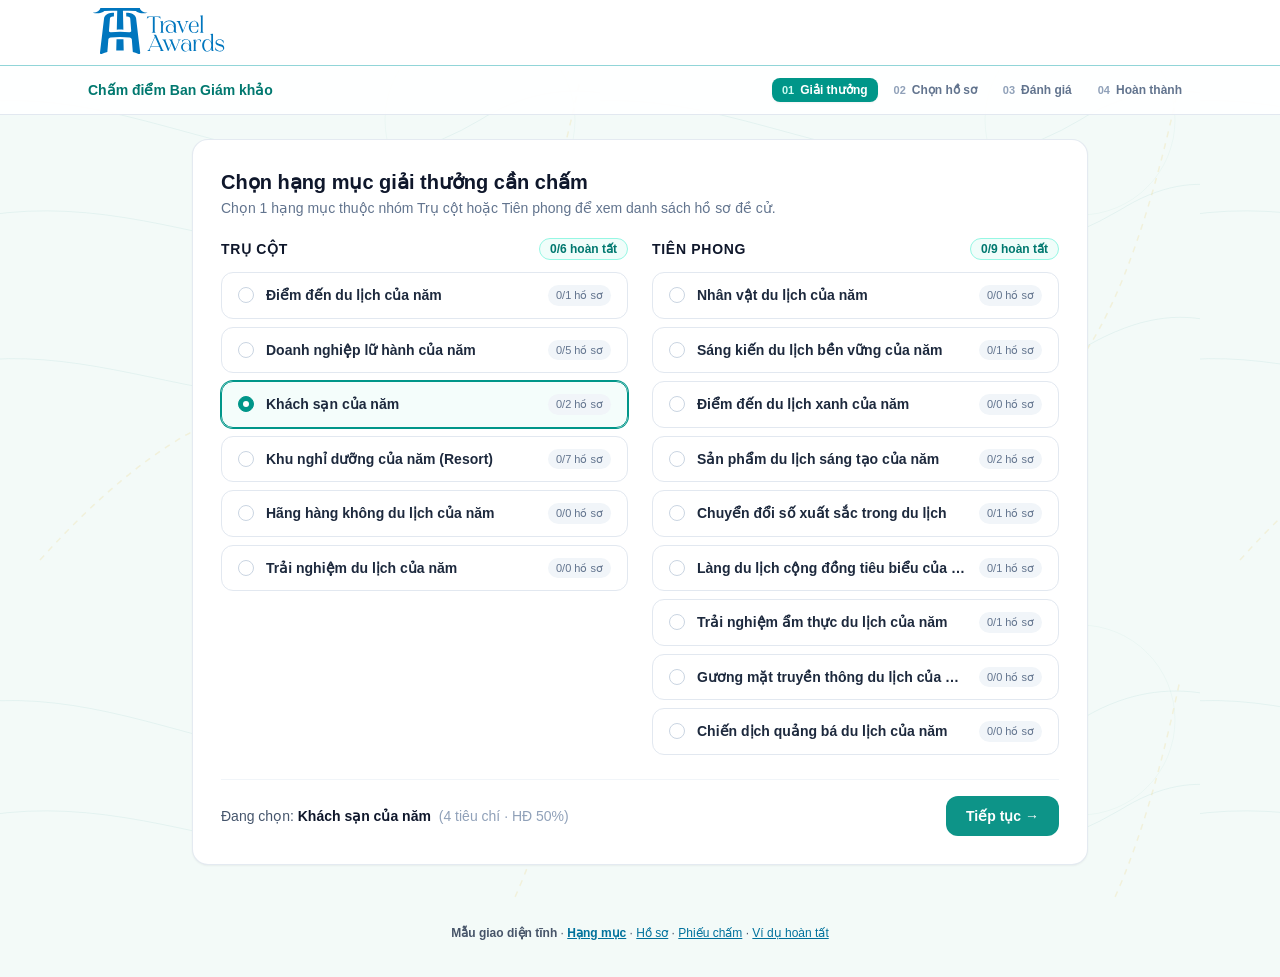
<file: hand-off/index.html>
<!DOCTYPE html>
<html lang="vi">
<head>
<meta charset="UTF-8">
<meta name="viewport" content="width=device-width,initial-scale=1">
<title>Travel Awards 2026 — Hạng mục</title>
<link rel="stylesheet" href="css/layout.css">
<link rel="stylesheet" href="css/header.css">
<link rel="stylesheet" href="css/font.css">
<link rel="stylesheet" href="css/icons.css">
<link rel="stylesheet" href="css/handoff.css">
</head>
<body class="min-h-screen flex flex-col home">

  <!-- HEADER TỐI GIẢN CHUẨN TRANG KHẢO SÁT -->
  <header class="home-header home-header--survey"><div class="layout-container home-header-inner"><div class="home-header-brand-row"><a class="home-header-logo" href="index.html" aria-label="Travel Awards — Về bước 1"><img class="brand-graphic brand-graphic--logo" src="[data-uri]" alt="Travel Awards 2026" width="1000" height="350"></a></div></div></header>
<section aria-label="Tiến trình chấm điểm" class="border-b border-slate-200 bg-white/95"><div class="max-w-6xl mx-auto px-4 sm:px-6 py-3 flex flex-wrap items-center justify-between gap-3"><span class="text-sm font-semibold text-teal-700">Chấm điểm Ban Giám khảo</span><div id="stepIndicatorBar" class="flex items-center gap-1 sm:gap-1.5">
          <a class="px-2.5 py-1 rounded-lg text-xs font-semibold flex items-center gap-1.5 transition bg-teal-600 text-white shadow-xs" href="index.html" style="">
            <span class="text-[11px] font-bold text-teal-100">01</span>
            <span class="hidden sm:inline">Giải thưởng</span>
          </a>

          <a class="px-2.5 py-1 rounded-lg text-xs font-semibold flex items-center gap-1.5 transition text-slate-500 hover:bg-slate-100" href="ho-so.html" style="">
            <span class="text-[11px] font-bold text-slate-400">02</span>
            <span class="hidden sm:inline">Chọn hồ sơ</span>
          </a>

          <a class="px-2.5 py-1 rounded-lg text-xs font-semibold flex items-center gap-1.5 transition text-slate-500 hover:bg-slate-100" href="cham-diem.html" style="">
            <span class="text-[11px] font-bold text-slate-400">03</span>
            <span class="hidden sm:inline">Đánh giá</span>
          </a>

          <a class="px-2.5 py-1 rounded-lg text-xs font-semibold flex items-center gap-1.5 transition text-slate-500 hover:bg-slate-100" href="hoan-tat.html" style="">
            <span class="text-[11px] font-bold text-slate-400">04</span>
            <span class="hidden sm:inline">Hoàn thành</span>
          </a>
        </div></div></section>

  <!-- NỘI DUNG CHÍNH -->
  <section id="main" class="handoff-content flex-1 max-w-6xl w-full mx-auto px-4 sm:px-6 py-6">
    <div id="appStepContainer">
        <div class="max-w-4xl mx-auto bg-white rounded-2xl border border-slate-200/90 shadow-xs p-5 sm:p-7">
          <div class="mb-5">
            <h1 class="text-lg sm:text-xl font-bold text-slate-900">Chọn hạng mục giải thưởng cần chấm</h1>
            <p class="text-xs sm:text-sm text-slate-500 mt-0.5">Chọn 1 hạng mục thuộc nhóm Trụ cột hoặc Tiên phong để xem danh sách hồ sơ đề cử.</p>
          </div>

          <div class="grid grid-cols-1 md:grid-cols-2 gap-6">
            <!-- Cột Trái: Trụ cột (6 hạng mục) -->
            <div>
              <div class="flex items-center justify-between mb-3">
                <h2 class="text-sm font-bold text-slate-900 uppercase tracking-wider">Trụ cột</h2>
                <span class="text-xs font-semibold px-2.5 py-0.5 rounded-full bg-teal-50 text-teal-700 border border-teal-200">
                  0/6 hoàn tất
                </span>
              </div>
              <div class="space-y-2">

          <button type="button" class="w-full text-left px-4 py-3 rounded-xl border transition flex items-center justify-between gap-3 border-slate-200 bg-white hover:border-teal-300 hover:bg-slate-50/60" data-integration-action="selectCategory('tru-cot-1')" title="Gắn xử lý của hệ thống khi tích hợp">
            <div class="flex items-center gap-3 min-w-0">
              <span class="w-4 h-4 rounded-full border flex items-center justify-center shrink-0 border-slate-300 bg-white">

              </span>
              <span class="text-sm font-semibold text-slate-800 truncate">Điểm đến du lịch của năm</span>
            </div>
            <span class="shrink-0 text-[11px] font-medium px-2 py-0.5 rounded-full bg-slate-100 text-slate-500">
              0/1 hồ sơ
            </span>
          </button>

          <button type="button" class="w-full text-left px-4 py-3 rounded-xl border transition flex items-center justify-between gap-3 border-slate-200 bg-white hover:border-teal-300 hover:bg-slate-50/60" data-integration-action="selectCategory('tru-cot-2')" title="Gắn xử lý của hệ thống khi tích hợp">
            <div class="flex items-center gap-3 min-w-0">
              <span class="w-4 h-4 rounded-full border flex items-center justify-center shrink-0 border-slate-300 bg-white">

              </span>
              <span class="text-sm font-semibold text-slate-800 truncate">Doanh nghiệp lữ hành của năm</span>
            </div>
            <span class="shrink-0 text-[11px] font-medium px-2 py-0.5 rounded-full bg-slate-100 text-slate-500">
              0/5 hồ sơ
            </span>
          </button>

          <button type="button" class="w-full text-left px-4 py-3 rounded-xl border transition flex items-center justify-between gap-3 border-teal-600 bg-teal-50/70 ring-1 ring-teal-600" data-integration-action="selectCategory('tru-cot-3')" title="Gắn xử lý của hệ thống khi tích hợp">
            <div class="flex items-center gap-3 min-w-0">
              <span class="w-4 h-4 rounded-full border flex items-center justify-center shrink-0 border-teal-600 bg-teal-600 text-white">
                <span class="w-1.5 h-1.5 rounded-full bg-white"></span>
              </span>
              <span class="text-sm font-semibold text-slate-800 truncate">Khách sạn của năm</span>
            </div>
            <span class="shrink-0 text-[11px] font-medium px-2 py-0.5 rounded-full bg-slate-100 text-slate-500">
              0/2 hồ sơ
            </span>
          </button>

          <button type="button" class="w-full text-left px-4 py-3 rounded-xl border transition flex items-center justify-between gap-3 border-slate-200 bg-white hover:border-teal-300 hover:bg-slate-50/60" data-integration-action="selectCategory('tru-cot-4')" title="Gắn xử lý của hệ thống khi tích hợp">
            <div class="flex items-center gap-3 min-w-0">
              <span class="w-4 h-4 rounded-full border flex items-center justify-center shrink-0 border-slate-300 bg-white">

              </span>
              <span class="text-sm font-semibold text-slate-800 truncate">Khu nghỉ dưỡng của năm (Resort)</span>
            </div>
            <span class="shrink-0 text-[11px] font-medium px-2 py-0.5 rounded-full bg-slate-100 text-slate-500">
              0/7 hồ sơ
            </span>
          </button>

          <button type="button" class="w-full text-left px-4 py-3 rounded-xl border transition flex items-center justify-between gap-3 border-slate-200 bg-white hover:border-teal-300 hover:bg-slate-50/60" data-integration-action="selectCategory('tru-cot-5')" title="Gắn xử lý của hệ thống khi tích hợp">
            <div class="flex items-center gap-3 min-w-0">
              <span class="w-4 h-4 rounded-full border flex items-center justify-center shrink-0 border-slate-300 bg-white">

              </span>
              <span class="text-sm font-semibold text-slate-800 truncate">Hãng hàng không du lịch của năm</span>
            </div>
            <span class="shrink-0 text-[11px] font-medium px-2 py-0.5 rounded-full bg-slate-100 text-slate-500">
              0/0 hồ sơ
            </span>
          </button>

          <button type="button" class="w-full text-left px-4 py-3 rounded-xl border transition flex items-center justify-between gap-3 border-slate-200 bg-white hover:border-teal-300 hover:bg-slate-50/60" data-integration-action="selectCategory('tru-cot-6')" title="Gắn xử lý của hệ thống khi tích hợp">
            <div class="flex items-center gap-3 min-w-0">
              <span class="w-4 h-4 rounded-full border flex items-center justify-center shrink-0 border-slate-300 bg-white">

              </span>
              <span class="text-sm font-semibold text-slate-800 truncate">Trải nghiệm du lịch của năm</span>
            </div>
            <span class="shrink-0 text-[11px] font-medium px-2 py-0.5 rounded-full bg-slate-100 text-slate-500">
              0/0 hồ sơ
            </span>
          </button>

              </div>
            </div>

            <!-- Cột Phải: Tiên phong (9 hạng mục) -->
            <div>
              <div class="flex items-center justify-between mb-3">
                <h2 class="text-sm font-bold text-slate-900 uppercase tracking-wider">Tiên phong</h2>
                <span class="text-xs font-semibold px-2.5 py-0.5 rounded-full bg-teal-50 text-teal-700 border border-teal-200">
                  0/9 hoàn tất
                </span>
              </div>
              <div class="space-y-2">

          <button type="button" class="w-full text-left px-4 py-3 rounded-xl border transition flex items-center justify-between gap-3 border-slate-200 bg-white hover:border-teal-300 hover:bg-slate-50/60" data-integration-action="selectCategory('tien-phong-1')" title="Gắn xử lý của hệ thống khi tích hợp">
            <div class="flex items-center gap-3 min-w-0">
              <span class="w-4 h-4 rounded-full border flex items-center justify-center shrink-0 border-slate-300 bg-white">

              </span>
              <span class="text-sm font-semibold text-slate-800 truncate">Nhân vật du lịch của năm</span>
            </div>
            <span class="shrink-0 text-[11px] font-medium px-2 py-0.5 rounded-full bg-slate-100 text-slate-500">
              0/0 hồ sơ
            </span>
          </button>

          <button type="button" class="w-full text-left px-4 py-3 rounded-xl border transition flex items-center justify-between gap-3 border-slate-200 bg-white hover:border-teal-300 hover:bg-slate-50/60" data-integration-action="selectCategory('tien-phong-2')" title="Gắn xử lý của hệ thống khi tích hợp">
            <div class="flex items-center gap-3 min-w-0">
              <span class="w-4 h-4 rounded-full border flex items-center justify-center shrink-0 border-slate-300 bg-white">

              </span>
              <span class="text-sm font-semibold text-slate-800 truncate">Sáng kiến du lịch bền vững của năm</span>
            </div>
            <span class="shrink-0 text-[11px] font-medium px-2 py-0.5 rounded-full bg-slate-100 text-slate-500">
              0/1 hồ sơ
            </span>
          </button>

          <button type="button" class="w-full text-left px-4 py-3 rounded-xl border transition flex items-center justify-between gap-3 border-slate-200 bg-white hover:border-teal-300 hover:bg-slate-50/60" data-integration-action="selectCategory('tien-phong-3')" title="Gắn xử lý của hệ thống khi tích hợp">
            <div class="flex items-center gap-3 min-w-0">
              <span class="w-4 h-4 rounded-full border flex items-center justify-center shrink-0 border-slate-300 bg-white">

              </span>
              <span class="text-sm font-semibold text-slate-800 truncate">Điểm đến du lịch xanh của năm</span>
            </div>
            <span class="shrink-0 text-[11px] font-medium px-2 py-0.5 rounded-full bg-slate-100 text-slate-500">
              0/0 hồ sơ
            </span>
          </button>

          <button type="button" class="w-full text-left px-4 py-3 rounded-xl border transition flex items-center justify-between gap-3 border-slate-200 bg-white hover:border-teal-300 hover:bg-slate-50/60" data-integration-action="selectCategory('tien-phong-4')" title="Gắn xử lý của hệ thống khi tích hợp">
            <div class="flex items-center gap-3 min-w-0">
              <span class="w-4 h-4 rounded-full border flex items-center justify-center shrink-0 border-slate-300 bg-white">

              </span>
              <span class="text-sm font-semibold text-slate-800 truncate">Sản phẩm du lịch sáng tạo của năm</span>
            </div>
            <span class="shrink-0 text-[11px] font-medium px-2 py-0.5 rounded-full bg-slate-100 text-slate-500">
              0/2 hồ sơ
            </span>
          </button>

          <button type="button" class="w-full text-left px-4 py-3 rounded-xl border transition flex items-center justify-between gap-3 border-slate-200 bg-white hover:border-teal-300 hover:bg-slate-50/60" data-integration-action="selectCategory('tien-phong-5')" title="Gắn xử lý của hệ thống khi tích hợp">
            <div class="flex items-center gap-3 min-w-0">
              <span class="w-4 h-4 rounded-full border flex items-center justify-center shrink-0 border-slate-300 bg-white">

              </span>
              <span class="text-sm font-semibold text-slate-800 truncate">Chuyển đổi số xuất sắc trong du lịch</span>
            </div>
            <span class="shrink-0 text-[11px] font-medium px-2 py-0.5 rounded-full bg-slate-100 text-slate-500">
              0/1 hồ sơ
            </span>
          </button>

          <button type="button" class="w-full text-left px-4 py-3 rounded-xl border transition flex items-center justify-between gap-3 border-slate-200 bg-white hover:border-teal-300 hover:bg-slate-50/60" data-integration-action="selectCategory('tien-phong-6')" title="Gắn xử lý của hệ thống khi tích hợp">
            <div class="flex items-center gap-3 min-w-0">
              <span class="w-4 h-4 rounded-full border flex items-center justify-center shrink-0 border-slate-300 bg-white">

              </span>
              <span class="text-sm font-semibold text-slate-800 truncate">Làng du lịch cộng đồng tiêu biểu của năm</span>
            </div>
            <span class="shrink-0 text-[11px] font-medium px-2 py-0.5 rounded-full bg-slate-100 text-slate-500">
              0/1 hồ sơ
            </span>
          </button>

          <button type="button" class="w-full text-left px-4 py-3 rounded-xl border transition flex items-center justify-between gap-3 border-slate-200 bg-white hover:border-teal-300 hover:bg-slate-50/60" data-integration-action="selectCategory('tien-phong-7')" title="Gắn xử lý của hệ thống khi tích hợp">
            <div class="flex items-center gap-3 min-w-0">
              <span class="w-4 h-4 rounded-full border flex items-center justify-center shrink-0 border-slate-300 bg-white">

              </span>
              <span class="text-sm font-semibold text-slate-800 truncate">Trải nghiệm ẩm thực du lịch của năm</span>
            </div>
            <span class="shrink-0 text-[11px] font-medium px-2 py-0.5 rounded-full bg-slate-100 text-slate-500">
              0/1 hồ sơ
            </span>
          </button>

          <button type="button" class="w-full text-left px-4 py-3 rounded-xl border transition flex items-center justify-between gap-3 border-slate-200 bg-white hover:border-teal-300 hover:bg-slate-50/60" data-integration-action="selectCategory('tien-phong-8')" title="Gắn xử lý của hệ thống khi tích hợp">
            <div class="flex items-center gap-3 min-w-0">
              <span class="w-4 h-4 rounded-full border flex items-center justify-center shrink-0 border-slate-300 bg-white">

              </span>
              <span class="text-sm font-semibold text-slate-800 truncate">Gương mặt truyền thông du lịch của năm (Đại sứ)</span>
            </div>
            <span class="shrink-0 text-[11px] font-medium px-2 py-0.5 rounded-full bg-slate-100 text-slate-500">
              0/0 hồ sơ
            </span>
          </button>

          <button type="button" class="w-full text-left px-4 py-3 rounded-xl border transition flex items-center justify-between gap-3 border-slate-200 bg-white hover:border-teal-300 hover:bg-slate-50/60" data-integration-action="selectCategory('tien-phong-9')" title="Gắn xử lý của hệ thống khi tích hợp">
            <div class="flex items-center gap-3 min-w-0">
              <span class="w-4 h-4 rounded-full border flex items-center justify-center shrink-0 border-slate-300 bg-white">

              </span>
              <span class="text-sm font-semibold text-slate-800 truncate">Chiến dịch quảng bá du lịch của năm</span>
            </div>
            <span class="shrink-0 text-[11px] font-medium px-2 py-0.5 rounded-full bg-slate-100 text-slate-500">
              0/0 hồ sơ
            </span>
          </button>

              </div>
            </div>
          </div>

          <!-- Footer bar giống trang khảo sát -->
          <div class="mt-6 pt-4 border-t border-slate-100 flex items-center justify-between gap-3">
            <div class="text-xs sm:text-sm text-slate-600">
              Đang chọn: <strong class="text-slate-900">Khách sạn của năm</strong>
              <span class="text-slate-400 ml-1">(4 tiêu chí · HĐ 50%)</span>
            </div>
            <a class="px-5 py-2.5 rounded-xl teal-btn-primary text-xs sm:text-sm font-bold" href="ho-so.html" style="">
              Tiếp tục →
            </a>
          </div>
        </div>
      </div>
  </section>


  <!-- TOAST THÔNG BÁO GỌN -->










<nav class="handoff-preview-nav" aria-label="Các mẫu giao diện bàn giao"><strong>Mẫu giao diện tĩnh</strong> · <a href="index.html" aria-current="page">Hạng mục</a> · <a href="ho-so.html">Hồ sơ</a> · <a href="cham-diem.html">Phiếu chấm</a> · <a href="hoan-tat.html">Ví dụ hoàn tất</a></nav></body>
</html>
</file>
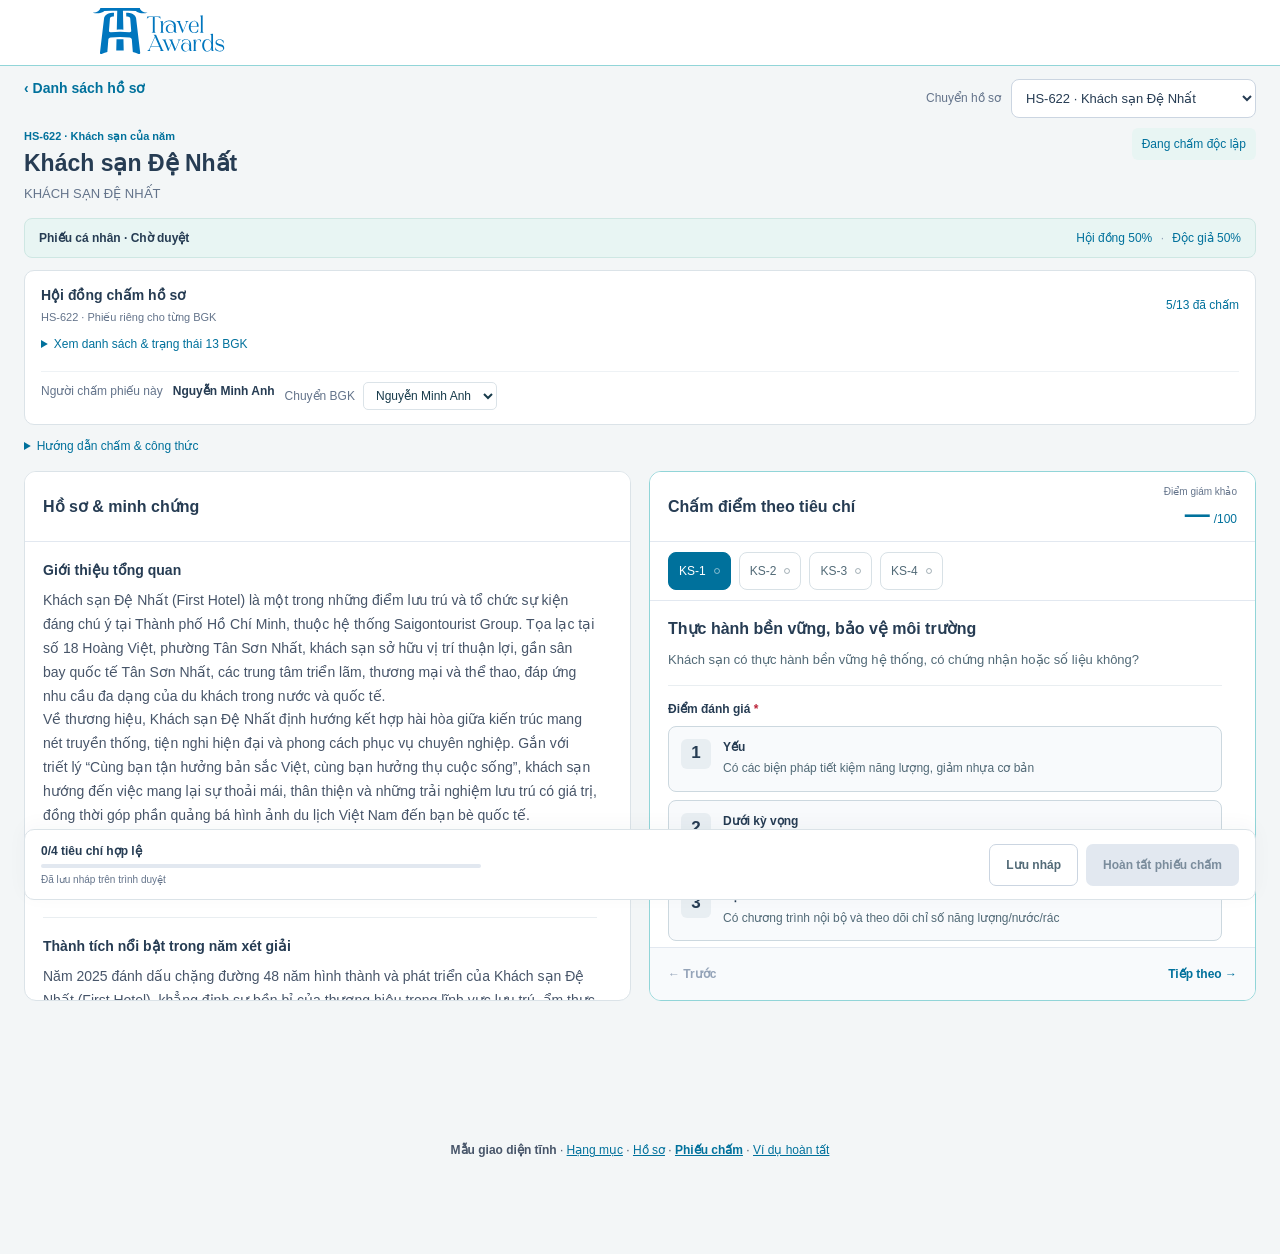
<file: hand-off/cham-diem.html>
<!DOCTYPE html>
<html lang="vi">
<head>
<meta charset="UTF-8">
<meta name="viewport" content="width=device-width,initial-scale=1">
<title>Travel Awards 2026 — Phiếu chấm</title>
<link rel="stylesheet" href="css/layout.css">
<link rel="stylesheet" href="css/header.css">
<link rel="stylesheet" href="css/font.css">
<link rel="stylesheet" href="css/icons.css">
<link rel="stylesheet" href="css/handoff.css">
</head>
<body class="min-h-screen flex flex-col editor-evaluation home">

  <!-- HEADER TỐI GIẢN CHUẨN TRANG KHẢO SÁT -->
  <header class="home-header home-header--survey"><div class="layout-container home-header-inner"><div class="home-header-brand-row"><a class="home-header-logo" href="index.html" aria-label="Travel Awards — Về bước 1"><img class="brand-graphic brand-graphic--logo" src="[data-uri]" alt="Travel Awards 2026" width="1000" height="350"></a></div></div></header>
<section aria-label="Tiến trình chấm điểm" class="border-b border-slate-200 bg-white/95"><div class="max-w-6xl mx-auto px-4 sm:px-6 py-3 flex flex-wrap items-center justify-between gap-3"><span class="text-sm font-semibold text-teal-700">Chấm điểm Ban Giám khảo</span><div id="stepIndicatorBar" class="flex items-center gap-1 sm:gap-1.5">
          <a class="px-2.5 py-1 rounded-lg text-xs font-semibold flex items-center gap-1.5 transition bg-teal-50 text-teal-700 hover:bg-teal-100" href="index.html" style="">
            <span class="text-[11px] font-bold text-teal-600">✓</span>
            <span class="hidden sm:inline">Giải thưởng</span>
          </a>

          <a class="px-2.5 py-1 rounded-lg text-xs font-semibold flex items-center gap-1.5 transition bg-teal-50 text-teal-700 hover:bg-teal-100" href="ho-so.html" style="">
            <span class="text-[11px] font-bold text-teal-600">✓</span>
            <span class="hidden sm:inline">Chọn hồ sơ</span>
          </a>

          <a class="px-2.5 py-1 rounded-lg text-xs font-semibold flex items-center gap-1.5 transition bg-teal-600 text-white shadow-xs" href="cham-diem.html" style="">
            <span class="text-[11px] font-bold text-teal-100">03</span>
            <span class="hidden sm:inline">Đánh giá</span>
          </a>

          <a class="px-2.5 py-1 rounded-lg text-xs font-semibold flex items-center gap-1.5 transition text-slate-500 hover:bg-slate-100" href="hoan-tat.html" style="">
            <span class="text-[11px] font-bold text-slate-400">04</span>
            <span class="hidden sm:inline">Hoàn thành</span>
          </a>
        </div></div></section>

  <!-- NỘI DUNG CHÍNH -->
  <section id="main" class="handoff-content flex-1 max-w-6xl w-full mx-auto px-4 sm:px-6 py-6">
    <div id="appStepContainer"><section class="judge-workspace" aria-label="Không gian đánh giá hồ sơ" data-profile="submission-622" data-criterion="KS-1">
    <div class="judge-toolbar"><a class="judge-back" href="ho-so.html" style="">‹ Danh sách hồ sơ</a><label class="judge-switch">Chuyển hồ sơ<select aria-label="Chuyển hồ sơ trong hạng mục"><option value="submission-622" selected="">HS-622 · Khách sạn Đệ Nhất</option><option value="submission-579">HS-579 · Azerai La Residence Hue</option></select></label></div>
    <header class="judge-heading"><div><p class="judge-eyebrow">HS-622 · Khách sạn của năm</p><h1>Khách sạn Đệ Nhất</h1><p>KHÁCH SẠN ĐỆ NHẤT</p></div><span id="editor-ballot-status" class="judge-status">Đang chấm độc lập</span></header>
    <div class="editor-model-bar"><p><strong>Phiếu cá nhân · Chờ duyệt</strong></p><span>Hội đồng 50% <i>·</i> Độc giả 50%</span></div>

    <section class="judge-council" aria-labelledby="judge-council-title"><div class="judge-council-heading"><div><h2 id="judge-council-title">Hội đồng chấm hồ sơ</h2><p>HS-622 · Phiếu riêng cho từng BGK</p></div><span class="judge-council-count">5/13 đã chấm</span></div><details class="judge-council-details" data-workspace-detail="council"><summary>Xem danh sách &amp; trạng thái 13 BGK</summary><ul class="judge-council-roster"><li class="is-current-judge"><span class="judge-council-avatar" aria-hidden="true">MA</span><div><strong>Nguyễn Minh Anh<small>Bạn</small></strong><span class="judge-council-state ">Đang chấm</span></div></li><li class=""><span class="judge-council-avatar" aria-hidden="true">HN</span><div><strong>Trần Hoàng Nam</strong><span class="judge-council-state is-submitted">Đã chấm</span></div></li><li class=""><span class="judge-council-avatar" aria-hidden="true">TH</span><div><strong>Lê Thu Hà</strong><span class="judge-council-state is-submitted">Đã chấm</span></div></li><li class=""><span class="judge-council-avatar" aria-hidden="true">QH</span><div><strong>Phạm Quốc Huy</strong><span class="judge-council-state is-submitted">Đã chấm</span></div></li><li class=""><span class="judge-council-avatar" aria-hidden="true">NL</span><div><strong>Hoàng Ngọc Linh</strong><span class="judge-council-state is-submitted">Đã chấm</span></div></li><li class=""><span class="judge-council-avatar" aria-hidden="true">ĐT</span><div><strong>Vũ Đức Thành</strong><span class="judge-council-state is-submitted">Đã chấm</span></div></li><li class=""><span class="judge-council-avatar" aria-hidden="true">TM</span><div><strong>Đặng Thanh Mai</strong><span class="judge-council-state ">Đang chấm</span></div></li><li class=""><span class="judge-council-avatar" aria-hidden="true">AT</span><div><strong>Bùi Anh Tuấn</strong><span class="judge-council-state ">Chưa chấm</span></div></li><li class=""><span class="judge-council-avatar" aria-hidden="true">PT</span><div><strong>Đỗ Phương Thảo</strong><span class="judge-council-state ">Chưa chấm</span></div></li><li class=""><span class="judge-council-avatar" aria-hidden="true">MQ</span><div><strong>Ngô Minh Quân</strong><span class="judge-council-state ">Chưa chấm</span></div></li><li class=""><span class="judge-council-avatar" aria-hidden="true">HY</span><div><strong>Dương Hải Yến</strong><span class="judge-council-state ">Chưa chấm</span></div></li><li class=""><span class="judge-council-avatar" aria-hidden="true">QM</span><div><strong>Lý Quang Minh</strong><span class="judge-council-state ">Chưa chấm</span></div></li><li class=""><span class="judge-council-avatar" aria-hidden="true">KC</span><div><strong>Đinh Khánh Chi</strong><span class="judge-council-state ">Chưa chấm</span></div></li></ul><p class="judge-council-note">Chỉ hiển thị tiến độ; điểm và giải trình của từng BGK được giữ riêng.</p></details><div class="judge-council-owner"><span>Người chấm phiếu này</span><strong>Nguyễn Minh Anh</strong><label>Chuyển BGK <select aria-label="Chuyển BGK"><option value="demo-judge-01" selected="">Nguyễn Minh Anh</option><option value="demo-judge-02">Trần Hoàng Nam</option><option value="demo-judge-03">Lê Thu Hà</option><option value="demo-judge-04">Phạm Quốc Huy</option><option value="demo-judge-05">Hoàng Ngọc Linh</option><option value="demo-judge-06">Vũ Đức Thành</option><option value="demo-judge-07">Đặng Thanh Mai</option><option value="demo-judge-08">Bùi Anh Tuấn</option><option value="demo-judge-09">Đỗ Phương Thảo</option><option value="demo-judge-10">Ngô Minh Quân</option><option value="demo-judge-11">Dương Hải Yến</option><option value="demo-judge-12">Lý Quang Minh</option><option value="demo-judge-13">Đinh Khánh Chi</option></select></label></div></section>
    <details class="editor-rules"><summary>Hướng dẫn chấm &amp; công thức</summary><div class="editor-rules-content">
  <p><strong>Mức Xuất sắc:</strong> điểm 5 cần giải trình lý do trước khi hoàn tất phiếu.</p>
  <p><strong>Chấm độc lập:</strong> không hiển thị điểm giám khảo khác trong phiếu này.</p>
  <p><strong>Điểm cá nhân:</strong> trung bình cộng các tiêu chí ÷ 5 × 100. Chỉ hiện kết quả khi chấm đủ; các tiêu chí có vai trò ngang nhau.</p>
  <p><strong>Điểm cuối:</strong> điểm Hội đồng × %HĐ + điểm Độc giả × %ĐG. Phiếu cá nhân chưa có dữ liệu để tính điểm cuối.</p>
  <p><strong>Hiệu chỉnh:</strong> SD ≥ 1,0 là dấu hiệu cần rà soát sau khi đủ phiếu; không tự loại điểm trong công cụ này.</p></div></details>

    <div class="editor-mobile-tabs" role="group" aria-label="Chuyển vùng làm việc"><label><input type="radio" class="editor-accessible-label" name="handoff-panel" value="scoring" checked="">Phiếu chấm</label><label><input type="radio" class="editor-accessible-label" name="handoff-panel" value="dossier">Đọc hồ sơ &amp; minh chứng</label></div>
    <div class="judge-columns" data-mobile-panel="scoring"><section class="judge-dossier judge-panel" aria-labelledby="judge-dossier-title"><div class="judge-panel-title"><h2 id="judge-dossier-title">Hồ sơ &amp; minh chứng</h2></div><div class="judge-scroll" data-workspace-scroll="dossier"><section class="judge-section editor-source-text"><h3>Giới thiệu tổng quan</h3><p>Khách sạn Đệ Nhất (First Hotel) là một trong những điểm lưu trú và tổ chức sự kiện đáng chú ý tại Thành phố Hồ Chí Minh, thuộc hệ thống Saigontourist Group. Tọa lạc tại số 18 Hoàng Việt, phường Tân Sơn Nhất, khách sạn sở hữu vị trí thuận lợi, gần sân bay quốc tế Tân Sơn Nhất, các trung tâm triển lãm, thương mại và thể thao, đáp ứng nhu cầu đa dạng của du khách trong nước và quốc tế.
Về thương hiệu, Khách sạn Đệ Nhất định hướng kết hợp hài hòa giữa kiến trúc mang nét truyền thống, tiện nghi hiện đại và phong cách phục vụ chuyên nghiệp. Gắn với triết lý “Cùng bạn tận hưởng bản sắc Việt, cùng bạn hưởng thụ cuộc sống”, khách sạn hướng đến việc mang lại sự thoải mái, thân thiện và những trải nghiệm lưu trú có giá trị, đồng thời góp phần quảng bá hình ảnh du lịch Việt Nam đến bạn bè quốc tế.
Về trải nghiệm dịch vụ, khách sạn cung cấp hệ thống phòng nghỉ tiện nghi, không gian ẩm thực đa dạng với các món Việt, Á và Âu, cùng những tiện ích như hồ bơi, phòng tập thể hình và sân tennis. .</p></section><section class="judge-section editor-source-text"><h3>Thành tích nổi bật trong năm xét giải</h3><p>Năm 2025 đánh dấu chặng đường 48 năm hình thành và phát triển của Khách sạn Đệ Nhất (First Hotel), khẳng định sự bền bỉ của thương hiệu trong lĩnh vực lưu trú, ẩm thực và tổ chức sự kiện tại Thành phố Hồ Chí Minh. Là đơn vị thành viên của Saigontourist Group, khách sạn tiếp tục phát huy lợi thế về vị trí gần sân bay quốc tế Tân Sơn Nhất, hệ thống phòng nghỉ và các dịch vụ đa dạng, phục vụ nhu cầu của khách du lịch, khách công tác, doanh nghiệp và khách hàng địa phương.
Tháng 10/2025, Khách sạn Đệ Nhất đồng hành cùng Saigontourist Group trong chương trình “Ngày hội Trung thu lần thứ 19”, dành cho 500 trẻ em mồ côi do đại dịch COVID-19. Hoạt động thể hiện tinh thần sẻ chia, trách nhiệm với cộng đồng và cam kết đóng góp cho các chương trình an sinh xã hội.
Những dấu ấn trên cho thấy Khách sạn Đệ Nhất không chỉ chú trọng duy trì hoạt động kinh doanh mà còn quan tâm đổi mới dịch vụ, phát triển trải nghiệm khách hàng và thực hiện trách nhiệm cộng đồng. Đây là những cơ sở quan trọng khẳng định giá trị thương hiệu, uy tín và định hướng phát triển bền vững của khách sạn trong hành trình phục vụ du khách và đóng góp cho ngành du lịch Thành phố Hồ Chí Minh.</p></section><section class="judge-section editor-source-text"><h3>Điểm khác biệt của đề cử</h3><p>Được định hướng từ năng lực phục vụ đa dạng, khả năng khai thác hiệu quả hệ thống dịch vụ và nỗ lực duy trì chất lượng trải nghiệm khách hàng. Với lợi thế thuộc Saigontourist Group, Khách sạn Đệ Nhất có điều kiện phát huy giá trị thương hiệu, kết nối dịch vụ du lịch và đáp ứng nhu cầu ngày càng phong phú của thị trường. Đây cũng là nền tảng để khách sạn tiếp tục đổi mới sản phẩm, nâng cao chất lượng phục vụ và xây dựng hình ảnh điểm đến thân thiện, chuyên nghiệp.
Với sự kết hợp giữa vị trí thuận lợi, dịch vụ đa dạng, bản sắc Việt và định hướng phát triển bền vững, Khách sạn Đệ Nhất khẳng định vai trò là điểm đến lưu trú và tổ chức sự kiện giàu tiềm năng, đóng góp tích cực vào sự phát triển của ngành du lịch và dịch vụ tại Thành phố Hồ Chí Minh</p></section><section class="judge-section editor-source-text"><h3>Số liệu hoạt động</h3><article class="editor-source-section"><h4>Quy mô và hiệu quả kinh doanh</h4><p>Tổng số phòng : 152 phòng chia 2 khu
Công suất phòng bình quân (từ 01/10/2025 đến 30/09/2026) : 71.3%
Giá bình quân (năm 2025) : 913.500 đ</p></article><article class="editor-source-section"><h4>Đánh giá trên các nền tảng OTA</h4><p>Booking.com: Điểm 7,9/10, phản ánh mức đánh giá tốt của khách lưu trú; các hạng mục được đánh giá tích cực gồm nhân viên phục vụ (8,6/10), vị trí (8,4/10) và sự sạch sẽ (8,3/10).
Agoda: Điểm 8,0/10 trên 3.138 đánh giá. Khách hàng đánh giá khá tốt về vị trí (8,2/10), dịch vụ (8,2/10) và giá trị so với chi phí (8,0/10).
Tripadvisor: Điểm 3,7/5 trên 489 đánh giá. Điểm thành phần về vệ sinh là 4,1/5 và dịch vụ là 4,0/5.
Experia : 8,2/10 trên 1001 đánh giá . Điểm đánh giá về ăn sáng Buffet, đưa đón sân bay.
Khách sạn Đệ Nhất duy trì sự hiện diện trên các nền tảng đặt phòng và đánh giá du lịch quốc tế, tạo điều kiện để khách hàng tiếp cận thông tin, tham khảo trải nghiệm thực tế và lựa chọn dịch vụ. Theo dữ liệu công khai tra cứu được, khách sạn đạt 7,9/10 trên Booking.com với 609 đánh giá, 7,9/10 trên Agoda với 3.138 đánh giá và 3,7/5 trên Tripadvisor với 489 đánh giá. Những phản hồi về vị trí thuận tiện, chất lượng phục vụ và vệ sinh là cơ sở tham khảo để khách sạn tiếp tục phát huy thế mạnh và cải thiện trải nghiệm khách hàng.”</p></article><article class="editor-source-section"><h4>Quy mô và đào tạo nhân sự</h4><p>Tổng số nhân sự : 220
Nhân sự có chứng chỉ, bằng cấp
- Trên Đại học : 09
- Đại học : 38
- Cao đẳng : 23
- Trung cấp : 28</p></article><article class="editor-source-section"><h4>Kênh truyền thông chính thức</h4><p>Website: https://firsthotel.com.vn/
Facebook: https://www.facebook.com/khachsandenhatsg | Followers: 4900
TikTok: https://www.tiktok.com/@khachsandenhat | Followers: 2890
YouTube: https://www.youtube.com/@khachsanenhat-firsthotel8577 | Followers: 144</p></article></section><section class="judge-section editor-source-text"><h3>Nội dung theo tiêu chí</h3><article class="editor-source-section"><h4>Thực hành bền vững, bảo vệ môi trường</h4><p>• Áp dụng chuẩn quản lý môi trường quốc tế: Khách sạn từng áp dụng Hệ thống quản lý môi trường theo tiêu chuẩn ISO 14001:2004 và vinh dự nhận giải thưởng Khách sạn Xanh ASEAN do Ban Thư ký ASEAN trao tặng.
• Chính sách không khói thuốc lá: Khách sạn triển khai mô hình Khách sạn Đệ Nhất Không Khói Thuốc Lá nhằm tạo dựng không gian nghỉ dưỡng trong lành, an toàn và bảo vệ sức khỏe cộng đồng, khách lưu trú lẫn nhân viên.
• Hưởng ứng các chiến dịch môi trường: Thường xuyên tham gia và tổ chức các hoạt động thiết thực như hưởng ứng Giờ Trái Đất (tắt đèn tiết kiệm năng lượng), phối hợp cùng chính quyền địa phương (phường Tân Sơn Nhất, quận Tân Bình) thực hiện các ra quân tổng vệ sinh, quét dọn, làm sạch đẹp cảnh quan khu vực xung quanh.
• Sáng tạo từ vật liệu tái chế: Khuyến khích tinh thần bảo vệ môi trường trong nội bộ bằng các hoạt động sáng tạo như biểu diễn thời trang từ vật liệu tái chế trong các sự kiện tổng kết cuối năm (Year End Party) của nhân viên.</p></article><article class="editor-source-section"><h4>Chất lượng cơ sở vật chất và tiện nghi</h4><p>Hệ thống phòng nghỉ
• Khách sạn cung cấp tổng cộng 153 phòng nghỉ đạt chuẩn 4 sao, phân bổ ở cả khu tòa nhà cũ truyền thống và khu Executive cao cấp vừa được nâng cấp.
• Tiện nghi trong phòng: Tất cả các phòng đều được trang bị đầy đủ máy lạnh, tivi truyền hình cáp, tủ lạnh, két an toàn, dụng cụ pha trà/cà phê, wifi tốc độ cao miễn phí và phòng tắm riêng hiện đại đi kèm bồn tắm hoặc vòi sen.
Dịch vụ Hội nghị &amp; Tiệc cưới
• Trung tâm Hội nghị Tiệc cưới Đệ Nhất: Là một trong những thế mạnh lớn nhất của khách sạn với chuỗi nhiều sảnh tiệc lớn nhỏ có sức chứa linh hoạt (từ vài chục đến hàng nghìn khách).
• Cơ sở hạ tầng hiện đại: Các sảnh được lắp đặt hệ thống âm thanh, ánh sáng, màn hình LED thế hệ mới chuyên dụng cho các sự kiện doanh nghiệp, hội nghị quốc tế và tiệc cưới sang trọng.
Tiện ích thư giãn &amp; Thể thao giải trí
• Hồ bơi ngoài trời nhiệt đới: khu vực hồ bơi lớn, không gian xung quanh rợp bóng cây xanh mang lại trải nghiệm thư giãn mang phong cách nghỉ dưỡng.
• Hệ thống sân Tennis: đạt tiêu chuẩn thi đấu nằm ngay trong khuôn viên, là điểm hẹn quen thuộc cho những du khách yêu thích thể thao.</p></article><article class="editor-source-section"><h4>Chất lượng dịch vụ và phát triển đội ngũ nhân sự</h4><p>Chất lượng dịch vụ và phát triển đội ngũ nhân sự tại Khách sạn Đệ Nhất (First Hotel) là những yếu tố cốt lõi giúp khách sạn giữ vững uy tín tiêu chuẩn 4 sao trong hệ thống
Triết lý phục vụ nồng hậu: Khách sạn định vị dịch vụ theo tiêu chuẩn dịch vụ chuyên nghiệp, tận tâm trong từng chi tiết chạm. Do vị trí nằm gần sân bay Tân Sơn Nhất, dịch vụ đón tiễn, check-in và hỗ trợ lưu trú cho đối tượng khách công vụ, đoàn bay được tối ưu hóa về mặt thời gian và sự linh hoạt
Thế mạnh dịch vụ Hội nghị &amp; F&amp;B: Đội ngũ phục vụ tại Trung tâm Hội nghị Tiệc cưới Đệ Nhất (First Place) được đánh giá cao về kinh nghiệm điều phối, xử lý tình huống phát sinh và khả năng tổ chức các sự kiện lớn lên đến hàng nghìn khách.</p></article><article class="editor-source-section"><h4>Đổi mới trải nghiệm khách hàng</h4><p>Để giữ vững vị thế trong phân khúc 4 sao và cạnh tranh với các khách sạn mới quanh khu vực sân bay Tân Sơn Nhất, Khách sạn Đệ Nhất đã và đang thực hiện các chiến lược đổi mới trải nghiệm khách hàng toàn diện trên cả 3 phương diện: Không gian, Công nghệ và Cá nhân hóa dịch vụ.
• Tối ưu quy trình Check-in/Check-out nhanh: Nhắm vào tệp khách công vụ và khách quá cảnh bận rộn, khách sạn rút ngắn thời gian làm thủ tục tại sảnh thông qua hệ thống quản lý hiện đại, giảm thiểu giấy tờ vật lý.
• Nâng cấp hạ tầng kết nối: Phủ sóng Wi-Fi tốc độ cao thế hệ mới toàn khuôn viên, tích hợp hệ thống giải trí thông minh tại khu phòng nghỉ Executive mới giúp khách dễ dàng kết nối thiết bị cá nhân.
• Số hóa thực đơn (QR Code Menu): Áp dụng tại hệ thống nhà hàng và dịch vụ tại phòng (Room Service), cho phép khách gọi món chủ động, xem hình ảnh trực quan và theo dõi trạng thái đơn hàng.</p></article></section><details class="judge-section" data-workspace-detail="organization"><summary>Thông tin đơn vị</summary><dl class="judge-data"><div><dt>Mã hồ sơ</dt><dd>622</dd></div><div><dt>Đứng tên hồ sơ</dt><dd>KHÁCH SẠN ĐỆ NHẤT</dd></div><div><dt>Tư cách đăng ký</dt><dd>Khách sạn</dd></div><div><dt>Địa chỉ</dt><dd>18 Hoàng Việt, phường Tân Sơn Nhất, TP.HCM, Việt Nam</dd></div><div><dt>Quốc gia</dt><dd>Việt Nam</dd></div><div><dt>Website</dt><dd><a href="https://firsthotel.com.vn/" target="_blank" rel="noopener noreferrer">https://firsthotel.com.vn/</a></dd></div><div><dt>Fanpage</dt><dd><a href="https://www.facebook.com/khachsandenhatsg" target="_blank" rel="noopener noreferrer">https://www.facebook.com/khachsandenhatsg</a></dd></div><div><dt>Đơn vị đại diện đề cử</dt><dd>Chưa cung cấp</dd></div><div><dt>Trạng thái đăng ký</dt><dd>Chờ duyệt</dd></div><div><dt>Ngày đăng ký</dt><dd>2026-11-10 12:01:09</dd></div></dl></details><section class="judge-section editor-evidence-folder"><div><h3>Tệp minh chứng</h3><p>Giấy tờ và tài liệu do hồ sơ cung cấp.</p></div><a class="editor-folder-link" href="https://drive.google.com/drive/u/0/folders/13HJYqnAp4ginUFjvtvVuYjv5Vy03mdHc" target="_blank" rel="noopener noreferrer">Mở thư mục minh chứng <span aria-hidden="true">↗</span></a><span class="editor-help">drive.google.com</span></section></div></section>
    <section class="judge-scoring judge-panel" aria-labelledby="judge-scoring-title"><div class="judge-panel-title"><div><h2 id="judge-scoring-title">Chấm điểm theo tiêu chí</h2></div><div class="judge-total"><span id="editor-total-label">Điểm giám khảo</span><strong>—<small>/100</small></strong></div></div><nav class="editor-criterion-nav" aria-label="Các tiêu chí đánh giá"><button type="button" data-editor-criterion="KS-1" class="is-active " aria-current="step" aria-label="KS-1 · Thực hành bền vững, bảo vệ môi trường · Cần hoàn thiện" data-integration-action="editorChooseCriterion('KS-1')" title="Gắn xử lý của hệ thống khi tích hợp">KS-1<i aria-hidden="true"></i></button><button type="button" data-editor-criterion="KS-2" class="" aria-label="KS-2 · Chất lượng cơ sở vật chất &amp; tiện nghi · Cần hoàn thiện" data-integration-action="editorChooseCriterion('KS-2')" title="Gắn xử lý của hệ thống khi tích hợp">KS-2<i aria-hidden="true"></i></button><button type="button" data-editor-criterion="KS-3" class="" aria-label="KS-3 · Chất lượng dịch vụ &amp; đội ngũ nhân sự · Cần hoàn thiện" data-integration-action="editorChooseCriterion('KS-3')" title="Gắn xử lý của hệ thống khi tích hợp">KS-3<i aria-hidden="true"></i></button><button type="button" data-editor-criterion="KS-4" class="" aria-label="KS-4 · Đổi mới trải nghiệm khách hàng · Cần hoàn thiện" data-integration-action="editorChooseCriterion('KS-4')" title="Gắn xử lý của hệ thống khi tích hợp">KS-4<i aria-hidden="true"></i></button></nav><div class="judge-scroll" data-workspace-scroll="scoring"><div class="editor-ballot-criterion"><h3>Thực hành bền vững, bảo vệ môi trường</h3>
    <p class="editor-criterion-description">Khách sạn có thực hành bền vững hệ thống, có chứng nhận hoặc số liệu không?</p></div>
    <fieldset class="editor-score-field"><legend>Điểm đánh giá <span aria-hidden="true">*</span></legend>
      <div class="editor-score-options editor-rubric-options"><button type="button" data-score="1" aria-label="1 điểm · Yếu" aria-describedby="editor-level-KS-1-1" aria-pressed="false" data-integration-action="selectCriterionScore('KS-1',1)" title="Gắn xử lý của hệ thống khi tích hợp"><strong>1</strong><span class="editor-level-body"><b>Yếu</b><span id="editor-level-KS-1-1" class="editor-level-description">Có các biện pháp tiết kiệm năng lượng, giảm nhựa cơ bản</span></span><span class="editor-level-check" aria-hidden="true"></span></button><button type="button" data-score="2" aria-label="2 điểm · Dưới kỳ vọng" aria-describedby="editor-level-KS-1-2" aria-pressed="false" data-integration-action="selectCriterionScore('KS-1',2)" title="Gắn xử lý của hệ thống khi tích hợp"><strong>2</strong><span class="editor-level-body"><b>Dưới kỳ vọng</b><span id="editor-level-KS-1-2" class="editor-level-description">Có chương trình nội bộ về môi trường</span></span><span class="editor-level-check" aria-hidden="true"></span></button><button type="button" data-score="3" aria-label="3 điểm · Đạt tốt" aria-describedby="editor-level-KS-1-3" aria-pressed="false" data-integration-action="selectCriterionScore('KS-1',3)" title="Gắn xử lý của hệ thống khi tích hợp"><strong>3</strong><span class="editor-level-body"><b>Đạt tốt</b><span id="editor-level-KS-1-3" class="editor-level-description">Có chương trình nội bộ và theo dõi chỉ số năng lượng/nước/rác</span></span><span class="editor-level-check" aria-hidden="true"></span></button><button type="button" data-score="4" aria-label="4 điểm · Mạnh" aria-describedby="editor-level-KS-1-4" aria-pressed="false" data-integration-action="selectCriterionScore('KS-1',4)" title="Gắn xử lý của hệ thống khi tích hợp"><strong>4</strong><span class="editor-level-body"><b>Mạnh</b><span id="editor-level-KS-1-4" class="editor-level-description">Có Nhãn Bông sen xanh hoặc chứng nhận tương đương, chỉ số cải thiện qua các năm</span></span><span class="editor-level-check" aria-hidden="true"></span></button><button type="button" data-score="5" aria-label="5 điểm · Xuất sắc" aria-describedby="editor-level-KS-1-5" aria-pressed="true" data-integration-action="selectCriterionScore('KS-1',5)" title="Gắn xử lý của hệ thống khi tích hợp"><strong>5</strong><span class="editor-level-body"><b>Xuất sắc</b><span id="editor-level-KS-1-5" class="editor-level-description">Có chứng nhận quốc tế (Green Key, EarthCheck, LEED/EDGE…), chỉ số cải thiện rõ, công bố minh bạch</span></span><span class="editor-level-check" aria-hidden="true">✓</span></button></div></fieldset>
    <div class="editor-field"><label for="editor-reason-input">Giải trình vì sao đánh giá Xuất sắc <span aria-hidden="true">*</span></label><textarea id="editor-reason-input" data-editor-field="reason" rows="3" placeholder="Nêu kết quả nổi bật và căn cứ để đánh giá 5 điểm" required=""></textarea></div>
    <p id="editor-criterion-status" class="editor-error" aria-live="polite">Cần giải trình lý do đánh giá Xuất sắc</p></div><div class="editor-criterion-controls"><button type="button" disabled="" data-integration-action="editorMoveCriterion(-1)" title="Gắn xử lý của hệ thống khi tích hợp">← Trước</button><button type="button" data-integration-action="editorNextCriterion()" title="Gắn xử lý của hệ thống khi tích hợp">Tiếp theo →</button></div></section></div>
    <div class="editor-action-bar"><div class="editor-action-progress"><label id="editor-ready-count" for="editor-progress">0/4 tiêu chí hợp lệ</label><progress id="editor-progress" value="0" max="4"></progress><span id="editor-storage-status" role="status">Đã lưu nháp trên trình duyệt</span></div><div class="editor-actions"><button type="button" class="editor-secondary" data-integration-action="saveEditorDraft()" title="Gắn xử lý của hệ thống khi tích hợp">Lưu nháp</button><button type="button" id="editor-complete" class="editor-primary" disabled="" data-integration-action="submitProfileEvaluation()" title="Gắn xử lý của hệ thống khi tích hợp">Hoàn tất phiếu chấm</button></div></div></section></div>
  </section>


  <!-- TOAST THÔNG BÁO GỌN -->










<nav class="handoff-preview-nav" aria-label="Các mẫu giao diện bàn giao"><strong>Mẫu giao diện tĩnh</strong> · <a href="index.html">Hạng mục</a> · <a href="ho-so.html">Hồ sơ</a> · <a href="cham-diem.html" aria-current="page">Phiếu chấm</a> · <a href="hoan-tat.html">Ví dụ hoàn tất</a></nav></body>
</html>
</file>
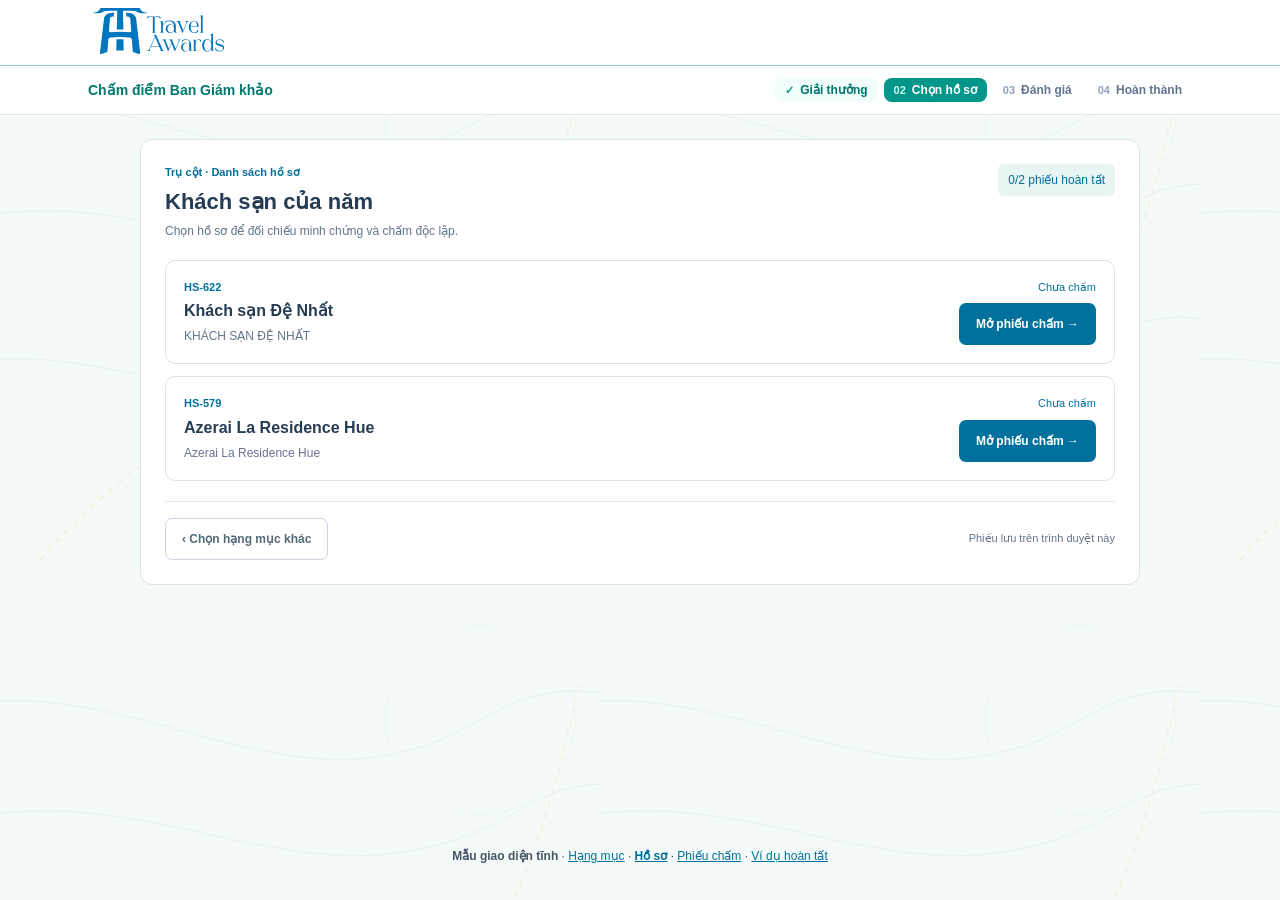
<file: hand-off/ho-so.html>
<!DOCTYPE html>
<html lang="vi">
<head>
<meta charset="UTF-8">
<meta name="viewport" content="width=device-width,initial-scale=1">
<title>Travel Awards 2026 — Hồ sơ</title>
<link rel="stylesheet" href="css/layout.css">
<link rel="stylesheet" href="css/header.css">
<link rel="stylesheet" href="css/font.css">
<link rel="stylesheet" href="css/icons.css">
<link rel="stylesheet" href="css/handoff.css">
</head>
<body class="min-h-screen flex flex-col home">

  <!-- HEADER TỐI GIẢN CHUẨN TRANG KHẢO SÁT -->
  <header class="home-header home-header--survey"><div class="layout-container home-header-inner"><div class="home-header-brand-row"><a class="home-header-logo" href="index.html" aria-label="Travel Awards — Về bước 1"><img class="brand-graphic brand-graphic--logo" src="[data-uri]" alt="Travel Awards 2026" width="1000" height="350"></a></div></div></header>
<section aria-label="Tiến trình chấm điểm" class="border-b border-slate-200 bg-white/95"><div class="max-w-6xl mx-auto px-4 sm:px-6 py-3 flex flex-wrap items-center justify-between gap-3"><span class="text-sm font-semibold text-teal-700">Chấm điểm Ban Giám khảo</span><div id="stepIndicatorBar" class="flex items-center gap-1 sm:gap-1.5">
          <a class="px-2.5 py-1 rounded-lg text-xs font-semibold flex items-center gap-1.5 transition bg-teal-50 text-teal-700 hover:bg-teal-100" href="index.html" style="">
            <span class="text-[11px] font-bold text-teal-600">✓</span>
            <span class="hidden sm:inline">Giải thưởng</span>
          </a>

          <a class="px-2.5 py-1 rounded-lg text-xs font-semibold flex items-center gap-1.5 transition bg-teal-600 text-white shadow-xs" href="ho-so.html" style="">
            <span class="text-[11px] font-bold text-teal-100">02</span>
            <span class="hidden sm:inline">Chọn hồ sơ</span>
          </a>

          <a class="px-2.5 py-1 rounded-lg text-xs font-semibold flex items-center gap-1.5 transition text-slate-500 hover:bg-slate-100" href="cham-diem.html" style="">
            <span class="text-[11px] font-bold text-slate-400">03</span>
            <span class="hidden sm:inline">Đánh giá</span>
          </a>

          <a class="px-2.5 py-1 rounded-lg text-xs font-semibold flex items-center gap-1.5 transition text-slate-500 hover:bg-slate-100" href="hoan-tat.html" style="">
            <span class="text-[11px] font-bold text-slate-400">04</span>
            <span class="hidden sm:inline">Hoàn thành</span>
          </a>
        </div></div></section>

  <!-- NỘI DUNG CHÍNH -->
  <section id="main" class="handoff-content flex-1 max-w-6xl w-full mx-auto px-4 sm:px-6 py-6">
    <div id="appStepContainer"><section class="editor-profile-list"><div class="editor-profile-list-heading"><div><p class="judge-eyebrow">Trụ cột · Danh sách hồ sơ</p><h1>Khách sạn của năm</h1><p>Chọn hồ sơ để đối chiếu minh chứng và chấm độc lập.</p></div><span class="judge-status">0/2 phiếu hoàn tất</span></div><div class="editor-profile-cards"><article><div><p class="judge-eyebrow editor-profile-judge">HS-622</p><h2>Khách sạn Đệ Nhất</h2><p>KHÁCH SẠN ĐỆ NHẤT</p></div><div><span class="editor-profile-state">Chưa chấm</span><a class="editor-primary" href="cham-diem.html" style="">Mở phiếu chấm →</a></div></article><article><div><p class="judge-eyebrow editor-profile-judge">HS-579</p><h2>Azerai La Residence Hue</h2><p>Azerai La Residence Hue</p></div><div><span class="editor-profile-state">Chưa chấm</span><a class="editor-primary" href="cham-diem.html" style="">Mở phiếu chấm →</a></div></article></div><div class="editor-profile-list-footer"><a class="editor-secondary" href="index.html" style="">‹ Chọn hạng mục khác</a><span>Phiếu lưu trên trình duyệt này</span></div></section></div>
  </section>


  <!-- TOAST THÔNG BÁO GỌN -->










<nav class="handoff-preview-nav" aria-label="Các mẫu giao diện bàn giao"><strong>Mẫu giao diện tĩnh</strong> · <a href="index.html">Hạng mục</a> · <a href="ho-so.html" aria-current="page">Hồ sơ</a> · <a href="cham-diem.html">Phiếu chấm</a> · <a href="hoan-tat.html">Ví dụ hoàn tất</a></nav></body>
</html>
</file>
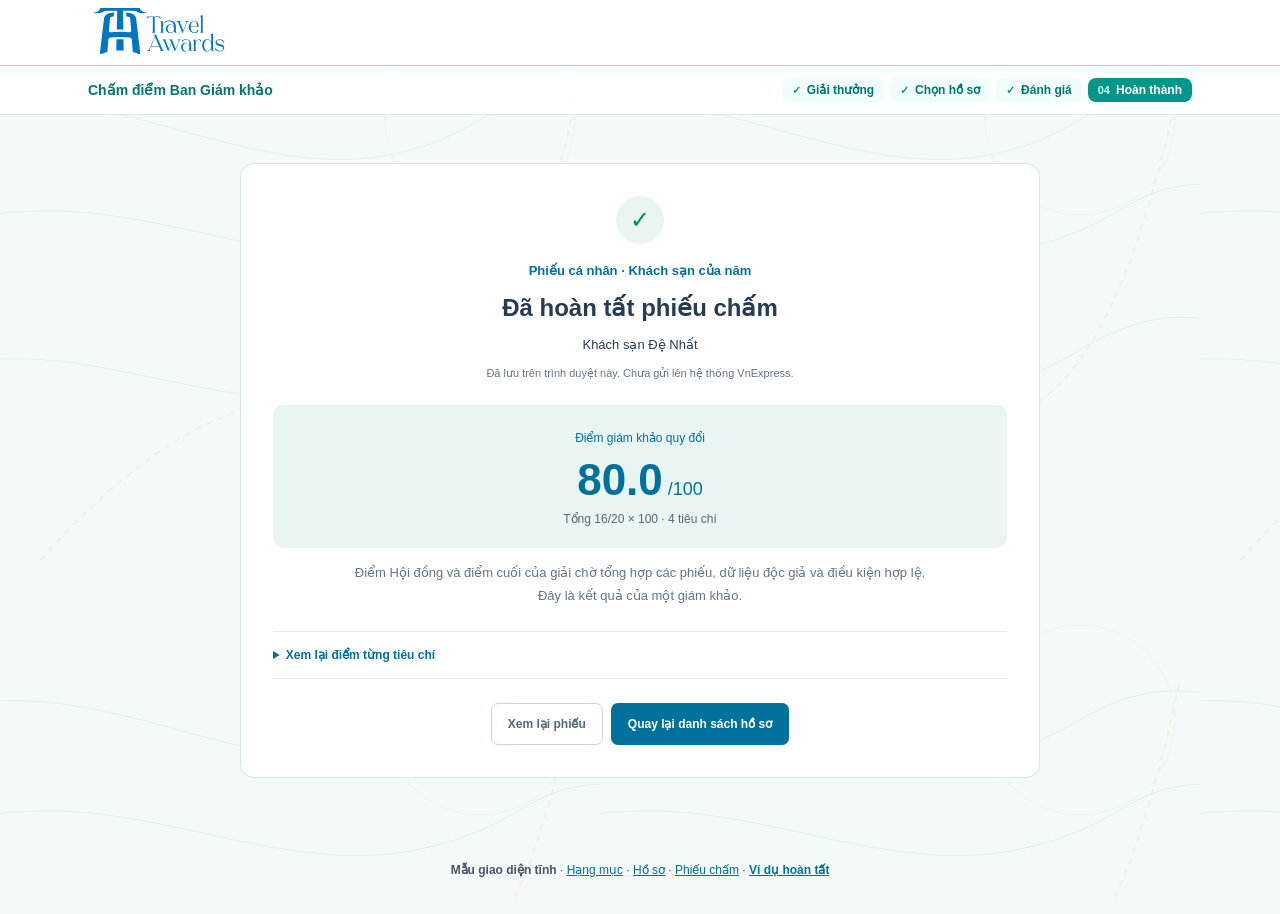
<file: hand-off/hoan-tat.html>
<!DOCTYPE html>
<html lang="vi">
<head>
<meta charset="UTF-8">
<meta name="viewport" content="width=device-width,initial-scale=1">
<title>Travel Awards 2026 — Ví dụ hoàn tất</title>
<link rel="stylesheet" href="css/layout.css">
<link rel="stylesheet" href="css/header.css">
<link rel="stylesheet" href="css/font.css">
<link rel="stylesheet" href="css/icons.css">
<link rel="stylesheet" href="css/handoff.css">
</head>
<body class="min-h-screen flex flex-col home">

  <!-- HEADER TỐI GIẢN CHUẨN TRANG KHẢO SÁT -->
  <header class="home-header home-header--survey"><div class="layout-container home-header-inner"><div class="home-header-brand-row"><a class="home-header-logo" href="index.html" aria-label="Travel Awards — Về bước 1"><img class="brand-graphic brand-graphic--logo" src="[data-uri]" alt="Travel Awards 2026" width="1000" height="350"></a></div></div></header>
<section aria-label="Tiến trình chấm điểm" class="border-b border-slate-200 bg-white/95"><div class="max-w-6xl mx-auto px-4 sm:px-6 py-3 flex flex-wrap items-center justify-between gap-3"><span class="text-sm font-semibold text-teal-700">Chấm điểm Ban Giám khảo</span><div id="stepIndicatorBar" class="flex items-center gap-1 sm:gap-1.5">
          <a class="px-2.5 py-1 rounded-lg text-xs font-semibold flex items-center gap-1.5 transition bg-teal-50 text-teal-700 hover:bg-teal-100" href="index.html" style="">
            <span class="text-[11px] font-bold text-teal-600">✓</span>
            <span class="hidden sm:inline">Giải thưởng</span>
          </a>

          <a class="px-2.5 py-1 rounded-lg text-xs font-semibold flex items-center gap-1.5 transition bg-teal-50 text-teal-700 hover:bg-teal-100" href="ho-so.html" style="">
            <span class="text-[11px] font-bold text-teal-600">✓</span>
            <span class="hidden sm:inline">Chọn hồ sơ</span>
          </a>

          <a class="px-2.5 py-1 rounded-lg text-xs font-semibold flex items-center gap-1.5 transition bg-teal-50 text-teal-700 hover:bg-teal-100" href="cham-diem.html" style="">
            <span class="text-[11px] font-bold text-teal-600">✓</span>
            <span class="hidden sm:inline">Đánh giá</span>
          </a>

          <a class="px-2.5 py-1 rounded-lg text-xs font-semibold flex items-center gap-1.5 transition bg-teal-600 text-white shadow-xs" href="hoan-tat.html" style="">
            <span class="text-[11px] font-bold text-teal-100">04</span>
            <span class="hidden sm:inline">Hoàn thành</span>
          </a>
        </div></div></section>

  <!-- NỘI DUNG CHÍNH -->
  <section id="main" class="handoff-content flex-1 max-w-6xl w-full mx-auto px-4 sm:px-6 py-6">
    <div id="appStepContainer"><section class="editor-result"><span class="editor-result-check" aria-hidden="true">✓</span><p class="judge-eyebrow">Phiếu cá nhân · Khách sạn của năm</p><h1>Đã hoàn tất phiếu chấm</h1><p>Khách sạn Đệ Nhất</p><p class="editor-local-notice">Đã lưu trên trình duyệt này. Chưa gửi lên hệ thống VnExpress.</p><div class="editor-result-score"><span>Điểm giám khảo quy đổi</span><strong>80.0<small>/100</small></strong><p>Tổng 16/20 × 100 · 4 tiêu chí</p></div><p class="editor-result-context">Điểm Hội đồng và điểm cuối của giải chờ tổng hợp các phiếu, dữ liệu độc giả và điều kiện hợp lệ. Đây là kết quả của một giám khảo.</p><details class="editor-result-details"><summary>Xem lại điểm từng tiêu chí</summary><article><div><strong>KS-1 · Thực hành bền vững, bảo vệ môi trường</strong><span>4/5</span></div></article><article><div><strong>KS-2 · Chất lượng cơ sở vật chất &amp; tiện nghi</strong><span>5/5</span></div><p><strong>Giải trình Xuất sắc:</strong> Ví dụ giải trình minh họa cho template; không phải đánh giá hoặc minh chứng đã xác minh.</p></article><article><div><strong>KS-3 · Chất lượng dịch vụ &amp; đội ngũ nhân sự</strong><span>4/5</span></div></article><article><div><strong>KS-4 · Đổi mới trải nghiệm khách hàng</strong><span>3/5</span></div></article></details><div class="editor-result-actions"><a class="editor-secondary" href="cham-diem.html" style="">Xem lại phiếu</a><a class="editor-primary" href="ho-so.html" style="">Quay lại danh sách hồ sơ</a></div></section></div>
  </section>


  <!-- TOAST THÔNG BÁO GỌN -->










<nav class="handoff-preview-nav" aria-label="Các mẫu giao diện bàn giao"><strong>Mẫu giao diện tĩnh</strong> · <a href="index.html">Hạng mục</a> · <a href="ho-so.html">Hồ sơ</a> · <a href="cham-diem.html">Phiếu chấm</a> · <a href="hoan-tat.html" aria-current="page">Ví dụ hoàn tất</a></nav></body>
</html>
</file>
<file: shared/editor-workspace.css>
.editor-evaluation{background:#f3f6f7;background-image:none}
.editor-evaluation main{max-width:1440px;padding-top:16px}
.judge-workspace{color:#263c53;font-size:14px;line-height:1.5}
.judge-toolbar,.judge-heading,.judge-panel-title,.judge-save{display:flex;align-items:center;justify-content:space-between;gap:16px}
.judge-toolbar{margin-bottom:16px}.judge-back{color:#00719c;font-weight:600;min-height:40px}
.judge-switch{display:flex;align-items:center;gap:10px;font-size:12px;color:#64748b;min-width:0}
.judge-switch select{max-width:360px;min-width:0;border:1px solid #cbd5e1;background:#fff;border-radius:8px;padding:10px;color:#263c53;font-size:13px}
.judge-heading{align-items:flex-start;margin-bottom:20px}.judge-heading h1{font-size:24px;font-weight:700;line-height:1.3;margin:4px 0 6px}.judge-heading p{margin:0}.judge-heading>div>p:last-child{font-size:13px;color:#64748b}
.judge-eyebrow{font-size:11px;color:#00719c;font-weight:600;margin:0}.judge-status{border-radius:6px;background:#e8f5f3;color:#00719c;padding:7px 10px;font-size:12px;white-space:nowrap}
.judge-columns{display:grid;grid-template-columns:minmax(0,1fr) minmax(0,1fr);gap:20px;align-items:start}
.judge-panel{background:#fff;border:1px solid #dbe3e8;border-radius:12px;overflow:hidden;min-width:0}
.judge-panel-title{padding:16px 20px;border-bottom:1px solid #e2e8f0;min-height:82px;background:#fff;flex-shrink:0}.judge-panel-title h2{font-size:16px;font-weight:700;margin:0}.judge-panel-title>span{font-size:12px;color:#64748b}
.judge-scoring{border-color:#91d5d8}.judge-scroll{padding:0 20px;min-height:0}.judge-scoring .judge-scroll{padding:16px 20px}
.judge-section{padding:18px 0;border-bottom:1px solid #e9eef1}.judge-section:last-child{border-bottom:0}.judge-section h3,.judge-section summary{font-weight:700;font-size:14px;color:#263c53;margin:0 0 8px}.judge-section p{margin:0;color:#475569;line-height:1.7}.judge-section p+h3{margin-top:18px}.judge-section summary{cursor:pointer;min-height:28px;margin-bottom:0}.judge-section[open] summary{margin-bottom:12px}
.judge-metrics{display:grid;grid-template-columns:repeat(3,minmax(0,1fr));gap:12px;margin-top:16px}.judge-metrics>div{border-left:2px solid #91d5d8;padding-left:12px}.judge-metrics dt{font-size:11px;color:#64748b}.judge-metrics dd{font-size:19px;font-weight:700;color:#00719c;margin-top:4px}
.judge-data>div{display:grid;grid-template-columns:minmax(100px,35%) minmax(0,1fr);gap:12px;padding:10px 0;border-bottom:1px solid #f1f5f9}.judge-data>div:last-child{border:0}.judge-data dt{color:#64748b;font-size:12px}.judge-data dd{color:#334155;font-size:13px;overflow-wrap:anywhere}
.judge-highlights{padding-left:18px;list-style:disc;color:#475569}.judge-highlights li+li{margin-top:6px}
.judge-total{text-align:right;flex-shrink:0}.judge-total span{display:block;font-size:11px;color:#64748b}.judge-total strong{font-size:22px;color:#00719c}.judge-total small{font-size:12px;font-weight:400;margin-left:4px}
.judge-save{padding:10px 20px;border-top:1px solid #e2e8f0;background:#f8fafc;flex-shrink:0}.judge-save span{font-size:11px;color:#64748b}.judge-save button{padding:8px 12px;border:1px solid #cbd5e1;background:white;border-radius:8px;font-size:12px;font-weight:600;color:#00719c}
.judge-gallery{height:160px;padding:16px;margin-top:12px;border-radius:8px;color:#fff;display:flex;flex-direction:column;justify-content:space-between}.judge-gallery>span{font-size:12px}.judge-gallery>div{display:flex;gap:16px;align-items:center}.judge-gallery button{width:32px;height:32px;background:#0003;border-radius:50%;font-size:20px}.judge-muted{font-size:12px!important;color:#64748b!important}
.judge-scoring button[onclick^="selectCriterionScore"]{min-height:46px}.judge-workspace :focus-visible{outline:2px solid #00719c;outline-offset:3px}
@media(min-width:1024px){.judge-panel{position:sticky;top:16px;max-height:calc(100dvh - 32px);display:flex;flex-direction:column}.judge-scroll{overflow-y:auto;overscroll-behavior:contain;scrollbar-gutter:stable}}
@media(max-width:1023px){.judge-columns{grid-template-columns:1fr}.judge-heading h1{font-size:21px}.judge-heading{flex-wrap:wrap}.judge-switch select{max-width:280px}}
@media(max-width:600px){.judge-toolbar{align-items:flex-start;flex-direction:column;gap:8px}.judge-switch{width:100%}.judge-switch select{flex:1;max-width:100%;width:0}.judge-panel-title{padding:14px}.judge-panel-title>span{display:none}.judge-scroll,.judge-scoring .judge-scroll{padding:14px}.judge-data>div{grid-template-columns:1fr;gap:3px}.judge-metrics{gap:8px}.judge-metrics dd{font-size:17px}.judge-save{padding:10px 14px}.judge-save span{max-width:180px}}

/* Evidence-based judging model, 09.11.2026. */
.editor-evaluation>section[aria-label="Tiến trình chấm điểm"]{display:none}
.editor-evaluation main{padding-top:12px;padding-bottom:20px}
.judge-toolbar{margin-bottom:10px}.judge-heading{margin-bottom:14px}.judge-heading h1{font-size:23px}.judge-columns{gap:18px}
.editor-model-bar{display:flex;align-items:center;justify-content:space-between;gap:16px;padding:10px 14px;background:#e8f5f3;border:1px solid #cee7e3;border-radius:8px;font-size:12px}
.editor-model-bar p{margin:0}.editor-model-bar p strong,.editor-model-bar p span{display:block}.editor-model-bar p span{color:#526a77;font-size:11px;margin-top:2px}.editor-model-bar>span{flex-shrink:0;color:#00719c}.editor-model-bar i{font-style:normal;margin:0 5px;color:#94a3b8}
.editor-rules{font-size:12px;margin:8px 0}.editor-rules summary{color:#00719c;cursor:pointer;padding:4px 0;min-height:30px}.editor-rules-content{background:#fff;border:1px solid #dbe3e8;border-radius:8px;padding:14px;display:grid;gap:8px;line-height:1.7}.editor-rules-content p{margin:0}
.editor-criterion-nav{display:flex;align-items:center;flex-wrap:wrap;gap:8px;margin:12px 0}.editor-criterion-nav button{display:flex;align-items:center;gap:8px;border:1px solid #d8e1e6;border-radius:8px;padding:7px 10px;background:white;color:#526a77;font-size:12px;min-height:38px}.editor-criterion-nav button>span{font-size:11px;color:#94a3b8}.editor-criterion-nav button.is-active{background:#00719c;border-color:#00719c;color:#fff}.editor-criterion-nav button.is-active>span{color:#c9ebf2}.editor-criterion-nav button i{width:6px;height:6px;border:1px solid currentColor;border-radius:50%;opacity:.5}.editor-criterion-nav button.is-ready i{background:#019047;border-color:#019047;opacity:1}.editor-criterion-nav>span{margin-left:auto;font-size:12px;color:#64748b}
.judge-panel-title{min-height:70px;padding:12px 18px}.judge-total strong{font-size:25px;line-height:1.2}.judge-total span{font-size:10px}.judge-scroll{padding:0 18px}.judge-scoring .judge-scroll{padding:16px 18px}
.editor-tabs{display:flex;gap:16px;border-bottom:1px solid #e2e8f0;padding:0 18px;flex-shrink:0}.editor-tabs button{font-size:12px;color:#64748b;padding:10px 0;border-bottom:2px solid transparent}.editor-tabs button[aria-pressed=true]{color:#00719c;border-color:#00719c;font-weight:600}
.editor-unverified{color:#876219!important;background:#fff7e7;padding:4px 7px;border-radius:4px;font-size:10px!important}.editor-section-line{display:flex;justify-content:space-between;align-items:center;gap:10px}.editor-section-line h3{margin:0}.editor-section-line+textarea{margin-top:6px}
.editor-criterion-context h3{font-size:17px;margin-top:6px}.editor-criterion-context p:last-child{font-size:13px;color:#526a77}.editor-reference-preview{white-space:pre-wrap;overflow-wrap:anywhere;margin:12px 0!important;background:#f5f8fa;border:1px dashed #cad7df;border-radius:8px;padding:14px;font-size:13px;min-height:72px}.editor-tier{display:inline-block;padding:3px 7px;border-radius:4px;background:#e8f5f3;color:#00719c;font-size:11px;font-weight:600;white-space:nowrap}.editor-tier-guide{display:grid;gap:12px}.editor-tier-guide>div{display:flex;gap:10px;align-items:flex-start}.editor-tier-guide p{font-size:12px;line-height:1.6}.editor-tier-guide strong{display:block;font-weight:600;color:#526a77}.editor-text-action{font-size:12px;color:#00719c;padding:16px 0;text-decoration:underline;text-underline-offset:3px}.editor-import-note{padding:12px;background:#fff7e7;border-radius:8px;font-size:12px;margin-top:8px}
.editor-ballot-criterion{padding-bottom:14px;border-bottom:1px solid #e9eef1;margin-bottom:14px}.editor-ballot-criterion h3{font-size:16px;font-weight:700;line-height:1.45;margin:4px 0 0}.editor-field{margin-bottom:14px}.editor-field>label,.editor-section-line>label,.editor-rubric>label{font-size:12px;font-weight:600;display:block}.editor-field label>span,.editor-score-field legend>span{color:#bb2439}.editor-field label small{font-weight:400;color:#64748b}.editor-field select,.editor-field textarea,.editor-rubric textarea{display:block;width:100%;padding:9px 10px;border:1px solid #cbd5e1;border-radius:7px;background:#fff;font-size:13px;line-height:1.5;color:#263c53;margin-top:6px}.editor-field textarea,.editor-rubric textarea{resize:vertical;min-height:68px}.editor-field textarea:disabled{background:#f1f5f9;color:#94a3b8}.editor-help{font-size:11px;line-height:1.5;color:#64748b;margin:6px 0 0}.editor-checkbox{display:flex!important;align-items:center;gap:7px;font-size:11px!important;font-weight:400!important;color:#64748b;margin-top:8px;cursor:pointer}.editor-checkbox input{accent-color:#00719c;width:14px;height:14px;flex-shrink:0}
.editor-score-field{padding:0;margin:0 0 14px;border:0;min-width:0}.editor-score-field legend{font-size:12px;font-weight:600}.editor-score-options{display:grid;grid-template-columns:repeat(5,minmax(0,1fr));gap:7px;margin-top:8px}.editor-score-options button{border:1px solid #ccd8df;border-radius:8px;background:#f8fafc;min-height:64px;padding:7px 3px;display:flex;flex-direction:column;align-items:center;justify-content:center;gap:2px}.editor-score-options strong{font-size:20px;line-height:1.2}.editor-score-options span{font-size:10px;line-height:1.3}.editor-score-options button[aria-pressed=true]{border-color:#00719c;background:#e8f5f3;color:#00719c;box-shadow:0 0 0 1px #00719c}.editor-score-options button:disabled{color:#9caeb9;background:#f4f6f8;border-style:dashed;cursor:not-allowed}.editor-score-options button:disabled[aria-pressed=true]{border-color:#b75535;color:#a54f32;box-shadow:none;background:#fff3eb}.editor-score-explanation{font-size:11px;color:#526a77;margin-top:8px;min-height:18px}.editor-error{color:#b32d37!important;font-size:12px;margin-top:8px}.editor-rubric{font-size:12px;border-top:1px solid #e2e8f0;padding-top:10px;margin-top:12px}.editor-rubric summary{cursor:pointer;color:#00719c;min-height:28px}.editor-rubric dl{display:grid;gap:10px;padding:10px 0}.editor-rubric dt{font-weight:600}.editor-rubric dd{color:#64748b;margin-top:2px}.editor-criterion-controls{display:flex;align-items:center;justify-content:space-between;gap:12px;padding:10px 18px;border-top:1px solid #e2e8f0;background:#f8fafc;flex-shrink:0;font-size:12px}.editor-criterion-controls button{color:#00719c;font-weight:600;min-height:32px}.editor-criterion-controls button:disabled{color:#94a3b8;cursor:not-allowed}.editor-criterion-controls>span{color:#94a3b8}
.editor-action-bar{position:sticky;bottom:0;z-index:10;background:#fff;border:1px solid #dbe3e8;border-radius:10px;box-shadow:0 -4px 20px #263c5309;padding:12px 16px;display:flex;align-items:center;justify-content:space-between;gap:24px;margin-top:14px}.editor-action-progress{display:grid;gap:4px;flex:1;max-width:440px}.editor-action-progress label{font-size:12px;font-weight:600}.editor-action-progress>span{font-size:10px;color:#64748b}.editor-action-progress progress{display:block;width:100%;height:4px;border:0;border-radius:9px;overflow:hidden;accent-color:#00719c}.editor-action-progress progress::-webkit-progress-bar{background:#e2e8f0}.editor-action-progress progress::-webkit-progress-value{background:#00719c}.editor-actions{display:flex;gap:8px}.editor-primary,.editor-secondary{display:inline-flex;align-items:center;justify-content:center;padding:11px 16px;border-radius:7px;font-size:12px;font-weight:600;min-height:42px;border:1px solid transparent;cursor:pointer}.editor-primary{background:#00719c;color:white}.editor-primary:hover:not(:disabled){background:#005d81}.editor-secondary{border-color:#cbd5e1;color:#526a77;background:#fff}.editor-secondary:hover{background:#f8fafc}.editor-primary:disabled{background:#e2e8f0;color:#7a8c9c;cursor:not-allowed}
.editor-result{max-width:800px;margin:24px auto;background:white;border:1px solid #dbe3e8;border-radius:14px;padding:32px;text-align:center;color:#263c53}.editor-result-check{display:flex;align-items:center;justify-content:center;background:#e8f5f3;color:#019047;border-radius:50%;width:48px;height:48px;margin:0 auto 16px;font-size:24px}.editor-result h1{font-weight:700;font-size:24px;margin:8px 0}.editor-result>p{font-size:13px;line-height:1.7}.editor-local-notice{color:#64748b;font-size:11px!important;margin-top:8px}.editor-result-score{background:#e8f5f3;border-radius:10px;padding:20px;margin:22px 0 14px}.editor-result-score>span{font-size:12px;color:#00719c}.editor-result-score>strong{display:block;font-size:44px;line-height:1.4;color:#00719c}.editor-result-score small{font-size:18px;font-weight:400;margin-left:5px}.editor-result-score p{font-size:12px;color:#526a77}.editor-result-context{color:#64748b;max-width:580px;margin:0 auto}.editor-result-details{text-align:left;margin:24px 0;border-block:1px solid #e2e8f0;font-size:12px}.editor-result-details summary{cursor:pointer;padding:14px 0;font-weight:600;color:#00719c}.editor-result-details article{padding:14px 0;border-top:1px solid #f1f5f9;overflow-wrap:anywhere}.editor-result-details article>div{display:flex;gap:16px;justify-content:space-between}.editor-result-details article>div span{white-space:nowrap;font-weight:700;color:#00719c}.editor-result-details article p{white-space:pre-wrap;margin-top:7px;color:#64748b}.editor-result-actions{display:flex;justify-content:center;gap:8px;flex-wrap:wrap}
.editor-mobile-tabs{display:none}
.judge-scoring .editor-criterion-nav{margin:0;padding:10px 18px;border-bottom:1px solid #e2e8f0;flex-shrink:0}.judge-scoring .editor-criterion-nav>span{width:100%;margin-left:0;font-size:11px}.editor-ballot-criterion>.editor-help{margin-top:8px}
.editor-evidence-group{background:#f8fafc;border:1px solid #e2e8f0;border-radius:8px;padding:12px;margin-bottom:16px}.editor-evidence-group .editor-field:last-child{margin-bottom:0}.editor-criterion-guidance{margin-top:6px;font-size:12px}.editor-criterion-guidance summary{color:#00719c;cursor:pointer;min-height:24px;display:list-item}.editor-criterion-guidance p{color:#526a77;margin:6px 0 0;line-height:1.7}.editor-accessible-label{position:absolute;width:1px;height:1px;padding:0;margin:-1px;overflow:hidden;clip:rect(0,0,0,0);white-space:nowrap;border:0}.editor-ballot-criterion h3{margin:0}.judge-scoring .editor-criterion-controls{justify-content:space-between}.editor-criterion-controls button:last-child{margin-left:auto}.judge-workspace [hidden]{display:none!important}
.editor-evidence-group{display:grid;grid-template-columns:minmax(145px,.8fr) minmax(0,1.2fr);gap:12px;align-items:start}.editor-evidence-group .editor-field{margin-bottom:0}
.editor-criterion-description{font-size:13px;line-height:1.7;color:#526a77;margin:8px 0 0}.editor-score-options.editor-rubric-options{grid-template-columns:1fr;gap:8px}.editor-rubric-options button{flex-direction:row;align-items:flex-start;justify-content:flex-start;text-align:left;padding:12px;gap:12px;min-height:64px}.editor-rubric-options button>strong{display:flex;justify-content:center;align-items:center;width:30px;height:30px;border-radius:6px;background:#e8eef2;font-size:17px;flex-shrink:0}.editor-rubric-options button[aria-pressed=true]>strong{color:#fff;background:#00719c}.editor-rubric-options .editor-level-body{display:flex;flex-direction:column;gap:4px;flex:1;min-width:0}.editor-rubric-options .editor-level-body b{font-size:12px;font-weight:600;line-height:1.4}.editor-rubric-options .editor-level-description{font-size:12px;line-height:1.65;color:#526a77}.editor-rubric-options .editor-level-check{width:16px;flex-shrink:0;color:#00719c;font-size:14px;font-weight:700;line-height:30px}
@media(max-width:600px){.editor-evidence-group{grid-template-columns:1fr}}
.editor-profile-list{max-width:1000px;margin:0 auto;background:white;border:1px solid #dbe3e8;border-radius:12px;padding:24px;color:#263c53}.editor-profile-list-heading{display:flex;justify-content:space-between;align-items:flex-start;gap:16px;margin-bottom:20px}.editor-profile-list h1{font-size:22px;font-weight:700;margin:4px 0}.editor-profile-list-heading p:last-child,.editor-profile-cards article p:last-child{font-size:12px;color:#64748b}.editor-profile-cards{display:grid;gap:12px}.editor-profile-cards article{border:1px solid #dbe3e8;border-radius:10px;padding:18px;display:flex;justify-content:space-between;align-items:center;gap:20px}.editor-profile-cards h2{font-size:16px;font-weight:600;margin:4px 0}.editor-profile-cards article>div:last-child{display:grid;gap:8px;justify-items:end;flex-shrink:0}.editor-profile-state{font-size:11px;color:#00719c}.editor-profile-list-footer{display:flex;align-items:center;justify-content:space-between;gap:16px;border-top:1px solid #e2e8f0;margin-top:20px;padding-top:16px}.editor-profile-list-footer>span{font-size:11px;color:#64748b}
@media(max-width:600px){.editor-profile-list{padding:16px}.editor-profile-list-heading,.editor-profile-cards article,.editor-profile-list-footer{flex-direction:column;align-items:flex-start;gap:12px}.editor-profile-list h1{font-size:20px}.editor-profile-cards article>div:last-child{width:100%;display:flex;justify-content:space-between;align-items:center;gap:8px}}
@media(max-width:1023px){.editor-mobile-tabs{display:flex;border:1px solid #cbd5e1;border-radius:8px;overflow:hidden;margin-bottom:12px;background:#fff}.editor-mobile-tabs button{flex:1;padding:12px 8px;font-size:12px;color:#64748b}.editor-mobile-tabs button[aria-pressed=true]{color:#00719c;background:#e8f5f3;font-weight:600}.judge-columns[data-mobile-panel=scoring] .judge-dossier,.judge-columns[data-mobile-panel=dossier] .judge-scoring{display:none}.judge-dossier .judge-scroll{max-height:none;overflow:visible}}
@media(min-width:1024px){.judge-panel{position:relative;top:0;height:clamp(500px,calc(100dvh - 370px),800px);max-height:none;display:flex;flex-direction:column}.judge-scroll{overflow-y:auto;flex:1;overscroll-behavior:contain}}
@media(max-width:1023px){.judge-panel{height:auto}.editor-action-bar{gap:12px}.editor-model-bar{align-items:flex-start}.judge-heading h1{font-size:21px}.editor-score-options button{min-height:70px}.judge-dossier .judge-scroll{max-height:450px;overflow:auto}.judge-scoring .judge-scroll{overflow:visible}}
@media(max-width:600px){.editor-model-bar{flex-direction:column;gap:7px}.editor-action-bar{align-items:stretch;flex-direction:column;gap:10px;padding:12px;bottom:0;border-radius:10px 10px 0 0}.editor-action-progress{max-width:none}.editor-actions{justify-content:stretch}.editor-actions button{flex:1;padding:10px 8px}.editor-criterion-nav{gap:6px}.editor-criterion-nav>span{width:100%;margin:0;font-size:11px}.editor-criterion-nav button{padding:6px 9px}.editor-criterion-nav button>span{display:none}.judge-heading h1{font-size:20px}.editor-score-options{gap:5px}.editor-score-options span{font-size:9px}.editor-result{padding:22px 16px}.editor-result h1{font-size:21px}.editor-result-actions{flex-direction:column}.editor-result-details article>div{flex-direction:column;gap:5px}}
@media(prefers-reduced-motion:reduce){.judge-workspace *{scroll-behavior:auto!important;transition:none!important}}
.editor-evidence-folder{display:flex;flex-direction:column;gap:12px}.editor-evidence-folder p{font-size:12px}.editor-folder-link{display:inline-flex;align-items:center;justify-content:space-between;gap:12px;align-self:flex-start;padding:10px 13px;background:#e8f5f3;border:1px solid #91d5d8;border-radius:7px;font-size:12px;font-weight:600;color:#00719c}.editor-folder-link:hover{background:#d8eeeb}.editor-photo-section h3>span{font-size:12px;font-weight:400;color:#64748b}.editor-photo-grid{display:grid;grid-template-columns:repeat(2,minmax(0,1fr));gap:14px;margin-top:14px}.editor-photo-grid figure{margin:0;min-width:0}.editor-photo-link{display:block;border:1px solid #e2e8f0;border-radius:8px;overflow:hidden;background:#edf2f4}.editor-photo-link img{display:block;width:100%;height:auto;aspect-ratio:16/10;object-fit:cover;transition:transform .2s ease}.editor-photo-link:hover img{transform:scale(1.035)}.editor-photo-grid figcaption{font-size:11px;line-height:1.5;color:#526a77;margin-top:6px}.editor-photo-credits{margin-top:14px;font-size:11px;color:#64748b}.editor-photo-credits summary{cursor:pointer;min-height:24px}.editor-photo-credits ul{padding-left:16px;list-style:disc}.editor-photo-credits li{margin-top:6px;line-height:1.6}.editor-photo-credits a{color:#00719c;text-decoration:underline;text-underline-offset:2px}
@media(max-width:400px){.editor-photo-grid{gap:10px}.editor-photo-grid figcaption{font-size:10px}}
.editor-source-text p{white-space:pre-line;overflow-wrap:anywhere}.editor-source-section{margin-top:18px}.editor-source-section h4{font-size:13px;line-height:1.6;font-weight:600;color:#00719c;margin-bottom:6px}.editor-attachment-list{list-style:disc;margin:0;padding-left:18px;font-size:12px;line-height:1.8}.editor-attachment-list a{color:#00719c;text-decoration:underline;text-underline-offset:2px}.judge-data dd a{color:#00719c;overflow-wrap:anywhere}
.judge-council{margin-top:12px;border:1px solid #dbe3e8;border-radius:10px;background:#fff;padding:14px 16px}.judge-council-heading{display:flex;justify-content:space-between;align-items:center;gap:12px}.judge-council-heading h2{font-size:14px;font-weight:700;margin:0}.judge-council-heading p{font-size:11px;color:#64748b;margin-top:3px}.judge-council-count{font-size:12px;color:#00719c;white-space:nowrap}.judge-council-details{margin-top:10px}.judge-council-details summary{cursor:pointer;font-size:12px;color:#00719c;min-height:28px}.judge-council-roster{display:grid;grid-template-columns:repeat(4,minmax(0,1fr));gap:8px;list-style:none;margin:8px 0;padding:0}.judge-council-roster li{display:flex;gap:10px;align-items:center;padding:10px;border:1px solid #e2e8f0;border-radius:7px;min-width:0}.judge-council-avatar{display:flex;align-items:center;justify-content:center;width:32px;height:32px;flex-shrink:0;background:#e8f5f3;color:#00719c;font-size:11px;border-radius:50%}.judge-council-roster li>div{min-width:0}.judge-council-roster strong{display:block;font-size:12px;overflow-wrap:anywhere}.judge-council-roster small{margin-left:6px;color:#00719c;font-size:10px}.judge-council-state{display:block;font-size:11px;color:#64748b;margin-top:3px}.judge-council-state.is-submitted{color:#01834b}.judge-council-roster .is-current-judge{border-color:#00719c;background:#f1f9fb}.judge-council-note{font-size:11px;color:#64748b;margin-top:10px}.judge-council-owner{border-top:1px solid #eef2f5;padding-top:10px;margin-top:8px;display:flex;gap:10px;flex-wrap:wrap;font-size:12px}.judge-council-owner>span{color:#64748b}.judge-council-owner>strong{font-weight:600}@media(max-width:1023px){.judge-council-roster{grid-template-columns:repeat(2,minmax(0,1fr))}}@media(max-width:600px){.judge-council-heading{align-items:flex-start;flex-direction:column;gap:6px}.judge-council-roster{grid-template-columns:1fr}}

.judge-council-owner label{display:flex;align-items:center;gap:8px;flex-wrap:wrap;color:#64748b}.judge-council-owner select{max-width:100%;padding:5px 8px;border:1px solid #dbe3e8;border-radius:5px;background:#fff;color:#183b4b;font:inherit}

.editor-submitted-judges{font-size:12px;line-height:1.6;margin-top:8px;color:#64748b}.editor-submitted-judges strong{color:#00719c;font-weight:500}
</file>
<file: shared/travel-awards.css>
/* Existing UI palette retained after KV V2 review; PNG V2 governs artwork appearance.
   Typography is temporary: no licensed brand font exists in the repository. */
:host {

  --color-brand-primary: #0076be;
  --color-brand-secondary: #019047;
  --color-brand-accent: #91d5d8;
  --color-brand-teal: #00719c;
  --color-brand-leaf: #badcad;
  --color-brand-light: #f9e087;
  --color-surface-primary: #ffffff;
  --color-surface-brand-soft: #e8f5f3;
  --color-surface-brand-deep: #00719c;
  --color-surface-secondary: #e8f5f3;
  --color-surface-mint: #afddd6;
  --color-surface-inverse: #263c53;
  --color-text-primary: #263c53;
  --color-text-secondary: #32787c;
  --color-text-inverse: #ffffff;
  --color-text-brand: #00719c;
  --color-text-on-light-primary: #263c53;
  --color-text-on-light-secondary: #32787c;
  --color-text-on-deep-primary: #ffffff;
  --color-text-on-deep-secondary: #e8f5f3;
  --color-border-default: #91d5d8;
  --color-border-strong: #00719c;
  --color-action-primary: #0076be;
  --color-action-foreground: #ffffff;
  --color-link-hover: #263c53;
  --color-action-hover: #00719c;
  --color-action-active: #263c53;
  --color-action-secondary: #019047;
  --color-focus: #00719c;
  --color-disabled-surface: #e8f5f3;
  --color-disabled-text: #32787c;
  --font-display: Arial, Helvetica, sans-serif;
  --font-body: Arial, Helvetica, sans-serif;
  --text-news-title: 2rem;
  --text-news-section-title: var(--text-display-l);
  --text-news-title-secondary: 1.5rem;
  --text-news-title--line-height: 1.6;
  --spacing: 0.25rem;
  --spacing-gutter: clamp(1.25rem, 4vw, 4rem);
  --spacing-section: clamp(3.5rem, 7vw, 7rem);
  --spacing-content: clamp(1.5rem, 3vw, 3rem);
  --spacing-grid-gap: clamp(1rem, 2vw, 2rem);
  --container-page: 1100px;
  --container-reading: 42rem;
  --container-cta-nomination: 160px;
  --spacing-cta-nomination-height: 55px;
  --breakpoint-sm: 40rem;
  --breakpoint-md: 48rem;
  --breakpoint-lg: 64rem;
  --breakpoint-xl: 80rem;
  --breakpoint-2xl: 96rem;
  --radius-none: 0;
  --radius-control: 0.125rem;
  --radius-pill: 999px;
  --text-display-xl: clamp(3rem, 7vw, 6.5rem);
  --text-display-xl--line-height: 1.4;
  --text-display-xl--letter-spacing: -0.02em;
  --text-display-l: 38pt;
  --text-display-l--line-height: 1.4;
  --text-display-l--letter-spacing: -0.02em;
  --text-heading-1: clamp(2.25rem, 4vw, 3.5rem);
  --text-heading-1--line-height: 1.4;
  --text-heading-2: clamp(1.875rem, 3vw, 2.75rem);
  --text-heading-2--line-height: 1.4;
  --text-heading-3: clamp(1.5rem, 2vw, 2rem);
  --text-heading-3--line-height: 1.4;
  --text-body-large: 1.125rem;
  --text-body-large--line-height: 1.65;
  --text-body: 1rem;
  --text-body--line-height: 1.65;
  --text-body-small: 0.875rem;
  --text-body-small--line-height: 1.6;
  --text-label: 0.75rem;
  --text-label--line-height: 1.5;
  --text-label--letter-spacing: 0.12em;
  --text-caption: 0.75rem;
  --text-caption--line-height: 1.5;
  --text-navigation: 0.875rem;
  --text-navigation--line-height: 1.4;
}

:root {
  --border-width: 1px;
  --focus-width: 2px;
  --focus-offset: 4px;
  --duration-fast: 160ms;
  --duration-reveal: 600ms;
  --duration-depth: 1400ms;
  --motion-distance: 0.5rem;
  --motion-depth-distance: 0.25rem;
  --ease-signature: cubic-bezier(0.22, 1, 0.36, 1);
  --ratio-landscape: 4 / 3;
  --ratio-portrait: 3 / 4;
  --ratio-wide: 16 / 9;
}



@layer base {
  html { scroll-behavior: smooth; scroll-padding-top: 2rem; }
  body { margin: 0; background: var(--color-surface-primary); color: var(--color-text-primary); font-family: var(--font-body); font-size: var(--text-body); line-height: var(--text-body--line-height); -webkit-font-smoothing: antialiased; }
  h1, h2, h3, p, figure { margin: 0; }
  h1, h2, h3 { font-weight: 400; }
  a { color: inherit; }
  button, a { -webkit-tap-highlight-color: transparent; }
  button { font: inherit; }
  img { display: block; max-width: 100%; height: auto; }
  ::selection { background: var(--color-brand-accent); color: var(--color-text-primary); }
  :focus-visible { outline: var(--focus-width) solid var(--color-focus); outline-offset: var(--focus-offset); }
}

@layer components {
  .layout-container { width: min(calc(100% - 2 * var(--spacing-gutter)), var(--container-page)); margin-inline: auto; }
  .section { padding-block: var(--spacing-section); }
  .surface { color: var(--color-text-primary); }
  .surface--primary, .surface--brand-soft, .surface--secondary {
    --color-text-primary: var(--color-text-on-light-primary);
    --color-text-secondary: var(--color-text-on-light-secondary);
    --color-text-brand: var(--color-brand-teal);
    --color-focus: var(--color-brand-teal);
    --color-border-default: var(--color-brand-accent);
    --color-border-strong: var(--color-brand-teal);
    --color-action-primary: var(--color-brand-primary);
    --color-action-foreground: var(--color-text-on-deep-primary);
    --color-action-hover: var(--color-brand-teal);
    --color-action-active: var(--color-surface-inverse);
    --color-link-hover: var(--color-text-on-light-primary);
  }
  .surface--primary { background: var(--color-surface-primary); }
  .surface--brand-soft, .surface--secondary { background: var(--color-surface-brand-soft); }
  .surface--brand-deep, .surface--inverse {
    --color-text-primary: var(--color-text-on-deep-primary);
    --color-text-secondary: var(--color-text-on-deep-secondary);
    --color-text-brand: var(--color-text-on-deep-secondary);
    --color-focus: var(--color-brand-accent);
    --color-border-default: var(--color-brand-accent);
    --color-border-strong: var(--color-brand-accent);
    --color-action-primary: var(--color-surface-primary);
    --color-action-foreground: var(--color-brand-teal);
    --color-action-hover: var(--color-surface-brand-soft);
    --color-action-active: var(--color-surface-brand-soft);
    --color-link-hover: var(--color-text-on-deep-primary);
  }
  .surface--brand-deep { background: var(--color-surface-brand-deep); }
  .surface--inverse { background: var(--color-surface-inverse); }
  .editorial-grid { display: grid; grid-template-columns: repeat(4, minmax(0, 1fr)); gap: var(--spacing-grid-gap); }
  .eyebrow { font-size: var(--text-label); line-height: var(--text-label--line-height); letter-spacing: var(--text-label--letter-spacing); text-transform: uppercase; font-weight: 700; }
  .section-heading { display: grid; gap: 1rem; max-width: var(--container-reading); }
  .section-heading .eyebrow { color: var(--color-text-brand); }
  .type-display-xl, .type-display-l, .type-heading-1, .type-heading-2, .type-heading-3 { font-family: var(--font-display); font-weight: 400; }
  .type-display-xl { font-size: var(--text-display-xl); line-height: var(--text-display-xl--line-height); letter-spacing: var(--text-display-xl--letter-spacing); }
  .type-display-l { font-size: var(--text-display-l); line-height: var(--text-display-l--line-height); letter-spacing: var(--text-display-l--letter-spacing); }
  .type-heading-1 { font-size: var(--text-heading-1); line-height: var(--text-heading-1--line-height); }
  .type-heading-2 { font-size: var(--text-heading-2); line-height: var(--text-heading-2--line-height); }
  .type-heading-3 { font-size: var(--text-heading-3); line-height: var(--text-heading-3--line-height); }
  .type-news-title { font-family: var(--font-body); font-weight: 400; font-size: var(--text-news-title); line-height: var(--text-news-title--line-height); }
  .type-news-title-secondary { font-family: var(--font-body); font-weight: 400; font-size: var(--text-news-title-secondary); line-height: var(--text-news-title--line-height); }
  .type-body-large { font-size: var(--text-body-large); line-height: var(--text-body-large--line-height); }
  .type-body { font-size: var(--text-body); line-height: var(--text-body--line-height); }
  .type-body-small { font-size: var(--text-body-small); line-height: var(--text-body-small--line-height); }
  .type-label { font-size: var(--text-label); line-height: var(--text-label--line-height); letter-spacing: var(--text-label--letter-spacing); font-weight: 700; text-transform: uppercase; }
  .type-caption { font-size: var(--text-caption); line-height: var(--text-caption--line-height); }
  .type-navigation { font-size: var(--text-navigation); line-height: var(--text-navigation--line-height); font-weight: 600; }
  .button { display: inline-flex; justify-content: center; align-items: center; gap: 1.5rem; min-height: 3rem; padding: 0.875rem 1.5rem; border: var(--border-width) solid transparent; border-radius: var(--radius-control); font-size: var(--text-navigation); font-weight: 600; cursor: pointer; transition: background-color var(--duration-fast), color var(--duration-fast), transform var(--duration-fast); }
  .button--primary { color: var(--color-action-foreground); background: var(--color-action-primary); }
  .button--primary:hover:not(:disabled) { background: var(--color-action-hover); }
  .button--primary:active:not(:disabled) { background: var(--color-action-active); transform: translateY(1px); }
  .button--secondary { color: var(--color-text-brand); background: transparent; border-color: var(--color-border-strong); }
  .button--secondary:hover:not(:disabled) { background: var(--color-surface-secondary); color: var(--color-brand-teal); }
  .button--secondary:active:not(:disabled) { background: var(--color-surface-mint); color: var(--color-brand-teal); transform: translateY(1px); }
  .button:disabled { color: var(--color-disabled-text); background: var(--color-disabled-surface); border-color: var(--color-border-default); cursor: not-allowed; }
  .text-link { display: inline-flex; align-items: center; gap: 0.75rem; min-height: 2.75rem; color: var(--color-text-brand); text-decoration: underline; text-underline-offset: 0.35rem; text-decoration-thickness: var(--border-width); font-size: var(--text-navigation); font-weight: 600; transition: color var(--duration-fast); }
  .cta-arrow { display: inline-block; vertical-align: middle; flex-shrink: 0; }
  .text-link:hover { color: var(--color-link-hover); }
  .text-link:active { color: var(--color-action-active); }
  .text-link[aria-disabled] { color: var(--color-disabled-text); cursor: not-allowed; }
  .brand-graphic { object-fit: contain; }
  .brand-graphic--logo { width: 10rem; }
  .brand-graphic--campaign { width: min(100%, 25rem); }
  .brand-graphic--signature { width: min(100%, 14rem); }
  .brand-graphic--marker { width: 1.5rem; flex-shrink: 0; }
  .brand-graphic--landscape { width: 100%; }
  .signature-divider { display: flex; align-items: center; justify-content: center; gap: 1.5rem; }
  .signature-divider > span { height: var(--border-width); flex: 1; background: var(--color-border-default); }
  .responsive-image { position: relative; overflow: hidden; background: var(--color-surface-secondary); border-radius: var(--radius-none); }
  .responsive-image--landscape { aspect-ratio: var(--ratio-landscape); }
  .responsive-image--portrait { aspect-ratio: var(--ratio-portrait); }
  .responsive-image--wide { aspect-ratio: var(--ratio-wide); }
  .responsive-image img { object-fit: cover; }
  .responsive-image--full-bleed { width: 100%; }
  .motion--typography, .motion--graphic, .motion--depth { animation: signature-reveal var(--duration-reveal) var(--ease-signature) both; }
  .motion--line { transform-origin: left center; animation: line-reveal var(--duration-reveal) var(--ease-signature) both; }
  .motion--image { animation: image-reveal var(--duration-reveal) var(--ease-signature) both; }
  .motion--depth { animation: landscape-depth var(--duration-depth) var(--ease-signature) both; }
  .contour-line { width: 100%; height: var(--border-width); background: var(--color-border-strong); }
  .reveal { animation: signature-reveal var(--duration-reveal) var(--ease-signature) both; }
  .skip-link { position: fixed; top: 1rem; left: 1rem; padding: 0.75rem; background: var(--color-surface-primary); z-index: 50; transform: translateY(-200%); }
  .skip-link:focus { transform: translateY(0); }
}

/* Preview only. Product components above carry no documentation layout. */
.preview-header { padding-block: 1.5rem; border-bottom: var(--border-width) solid var(--color-border-default); }
.preview-header-inner { display: flex; justify-content: space-between; align-items: center; gap: 1.5rem; }
.preview-header-note { text-align: right; color: var(--color-text-secondary); }
.preview-intro { padding-block: var(--spacing-section); background: var(--color-surface-secondary); }
.preview-intro-grid { display: grid; gap: var(--spacing-content); align-items: center; }
.preview-intro h1 { margin-block: 1.5rem; }
.preview-intro-copy { max-width: 36rem; color: var(--color-text-secondary); }
.preview-campaign { display: flex; justify-content: center; align-items: center; padding: 2rem; background: var(--color-surface-primary); min-height: 15rem; }
.preview-nav { display: flex; flex-wrap: wrap; gap: 0.5rem 1.75rem; margin-top: 2rem; }
.preview-nav a { min-height: 2.75rem; display: inline-flex; align-items: center; font-size: var(--text-navigation); text-underline-offset: 0.3rem; }
.preview-section-top { display: flex; align-items: center; gap: 1rem; margin-bottom: 2.5rem; }
.preview-section-top h2 { font-family: var(--font-display); font-size: var(--text-heading-2); line-height: 1.15; }
.preview-section-number { color: var(--color-text-brand); font-size: var(--text-caption); }
.preview-note { max-width: var(--container-reading); color: var(--color-text-secondary); margin-bottom: 2rem; }
.swatch-grid { display: grid; grid-template-columns: repeat(2, minmax(0, 1fr)); gap: 1.5rem; }
.swatch { display: grid; gap: 0.375rem; }
.swatch-color { min-height: 7rem; border: var(--border-width) solid var(--color-border-default); margin-bottom: 0.5rem; }
.swatch code { font-size: var(--text-caption); color: var(--color-text-secondary); overflow-wrap: anywhere; }
.type-specimen { display: grid; gap: 1rem; padding-block: 1.75rem; border-top: var(--border-width) solid var(--color-border-default); }
.type-specimen dt { color: var(--color-text-secondary); }
.type-specimen dd { margin: 0; min-width: 0; overflow-wrap: anywhere; }
.preview-controls { display: grid; gap: var(--spacing-content); }
.preview-control-group { display: flex; flex-wrap: wrap; gap: 1.5rem; align-items: start; }
.preview-action { display: grid; gap: 0.75rem; }
.preview-action > span { color: var(--color-text-secondary); }
.graphic-grid { display: grid; gap: var(--spacing-grid-gap); }
.graphic-specimen { padding: 2rem; display: grid; gap: 2rem; align-content: space-between; background: var(--color-surface-secondary); min-height: 12rem; }
.graphic-specimen .brand-graphic { margin: auto; }
.graphic-specimen figcaption { font-size: var(--text-caption); color: var(--color-text-secondary); }
.landscape-specimen { border: var(--border-width) solid var(--color-border-default); margin-top: 2rem; }
.landscape-specimen figcaption { padding: 1rem; color: var(--color-text-secondary); font-size: var(--text-caption); }
.image-grid { display: grid; gap: var(--spacing-content); }
.image-grid figcaption { margin-top: 1rem; font-size: var(--text-body-small); color: var(--color-text-secondary); }
.image-full-bleed-specimen { grid-column: 1 / -1; }
.image-placeholder { aspect-ratio: var(--ratio-landscape); display: grid; place-items: center; text-align: center; padding: 2rem; border: var(--border-width) dashed var(--color-border-strong); background: var(--color-surface-secondary); }
.preview-footer { padding-block: 2rem; border-top: var(--border-width) solid var(--color-border-default); }
.preview-footer-inner { display: flex; flex-wrap: wrap; justify-content: space-between; gap: 1rem; color: var(--color-text-secondary); }
@keyframes signature-reveal { from { opacity: 0; transform: translateY(var(--motion-distance)); clip-path: inset(0 0 12% 0); } to { opacity: 1; transform: translateY(0); clip-path: inset(0); } }
@keyframes line-reveal { from { transform: scaleX(0); opacity: 0; } to { transform: scaleX(1); opacity: 1; } }
@keyframes image-reveal { from { clip-path: inset(0 0 100% 0); } to { clip-path: inset(0); } }
@keyframes landscape-depth { from { transform: translateY(calc(var(--motion-depth-distance) * var(--layer-depth, 1))); opacity: 0.85; } to { transform: translateY(0); opacity: 1; } }
.refinement-grid, .surface-grid, .hierarchy-grid, .motion-grid { display: grid; gap: var(--spacing-grid-gap); }
.surface-specimen, .hierarchy-specimen { padding: 1.5rem; border: var(--border-width) solid var(--color-border-default); }
.surface-specimen { display: grid; gap: 1.25rem; align-content: start; }
.surface-specimen code { overflow-wrap: anywhere; }
.hierarchy-specimen { display: flex; flex-direction: column; gap: 1rem; }
.hierarchy-accent { min-height: 7rem; display: grid; align-items: center; }
.hierarchy-accent .brand-graphic--campaign { width: 12rem; }
.rhythm-strip { display: flex; flex-wrap: wrap; gap: 0.5rem; margin-top: 2rem; list-style: none; padding: 0; }
.rhythm-strip li { padding: 0.75rem 1rem; font-size: var(--text-caption); border: var(--border-width) solid var(--color-border-default); }
.motion-grid figure { padding: 1.5rem; border: var(--border-width) solid var(--color-border-default); min-width: 0; }
.motion-grid figcaption { margin-top: 1rem; font-size: var(--text-caption); color: var(--color-text-secondary); }
.motion-grid .motion { min-height: 5rem; display: grid; align-items: center; }
@media (min-width: 48rem) {
  .surface-grid { grid-template-columns: repeat(3, minmax(0, 1fr)); }
  .hierarchy-grid, .motion-grid { grid-template-columns: repeat(2, minmax(0, 1fr)); }
}
@media (min-width: 48rem) {
  .editorial-grid { grid-template-columns: repeat(8, minmax(0, 1fr)); }
  .preview-intro-grid { grid-template-columns: 1.25fr 1fr; }
  .swatch-grid { grid-template-columns: repeat(4, minmax(0, 1fr)); }
  .type-specimen { grid-template-columns: 12rem minmax(0, 1fr); }
  .graphic-grid { grid-template-columns: repeat(3, minmax(0, 1fr)); }
  .image-grid { grid-template-columns: repeat(2, minmax(0, 1fr)); }
}
@media (min-width: 64rem) { .editorial-grid { grid-template-columns: repeat(12, minmax(0, 1fr)); } }
@media (max-width: 39.99rem) { .preview-header-note { max-width: 8rem; } .preview-campaign { padding: 1.5rem; } }
@media (prefers-reduced-motion: reduce) {
  html { scroll-behavior: auto; }
  *, *::before, *::after { animation: none !important; transition: none !important; }
}

.button.button--nomination { width: var(--container-cta-nomination); min-width: var(--container-cta-nomination); height: var(--spacing-cta-nomination-height); min-height: var(--spacing-cta-nomination-height); padding: .875rem .5rem; gap: .375rem; font-size: .9375rem; line-height: 1.4; letter-spacing: .02em; white-space: nowrap; }
.button--nomination svg { flex: 0 0 12px; }

/* Live landing specimens retain their own viewport and sticky behavior. */
.landing-demo-grid { display: grid; gap: 2rem; margin-block: 2rem; }
.landing-demo-grid figcaption { margin-bottom: 1rem; }
.landing-demo-frame { overflow: auto; border: var(--border-width) solid var(--color-border-default); background: var(--color-surface-primary); }
.landing-demo-frame iframe { display: block; border: 0; max-width: none; }
.landing-demo-frame--mobile { width: min(100%, 392px); }

/* cta-mobile-dang-ky: full container width, standard nomination height. */
@media (max-width: 47.99rem) {
  .button.button--nomination.cta-mobile-dang-ky { width: 100%; min-width: 0; }
}
/* Homepage composition only. Foundation tokens and asset appearance stay intact. */
.home { --home-rule: var(--border-width) solid var(--color-border-default); }
.home-scroll-enter { animation: signature-reveal var(--duration-reveal) var(--ease-signature) both; }
.home-heading-enter { animation: heading-text-reveal var(--duration-depth) var(--ease-signature) both; }
.home-hero h1.home-heading-enter { animation: signature-reveal var(--duration-depth) var(--ease-signature) both; }
@keyframes heading-text-reveal {
  from { clip-path: inset(0 100% 0 0); transform: translateX(calc(var(--motion-distance) * -1)); }
  to { clip-path: inset(0 0 0 0); transform: translateX(0); }
}
.home a { text-decoration: none; }
.home .text-link { text-decoration: underline; }
.home-header { --text-navigation: 0.9375rem; background: var(--color-surface-primary); position: sticky; top: 0; z-index: 50; }
.home-header { transition: box-shadow var(--duration-fast); }
.home-header:has(nav[data-scrolled='true']) { box-shadow: 0 4px 16px color-mix(in srgb, var(--color-text-primary) 10%, transparent); }
.home main > [id] { scroll-margin-top: 65px; }
.home-publisher-bar { border-bottom: var(--home-rule); }
.home-publisher-inner { display: flex; align-items: center; justify-content: space-between; gap: 1rem; min-height: 3rem; font-size: var(--text-body-small); }
.home-publisher-links { display: flex; align-items: center; gap: 1rem; }
.home-publisher-name { font-weight: 400; }
.home-publisher-separator { width: var(--border-width); height: 1.1rem; background: var(--color-border-default); }
.home-account-link { display: inline-flex; align-items: center; gap: .5rem; min-height: 2.75rem; }
.home-account-link img { width: 1.25rem; height: 1.25rem; }
.home-header-inner { display: flex; align-items: center; justify-content: space-between; gap: 2rem; height: 65px; padding-block: 0; }
.home-header .brand-graphic--logo { width: 8.75rem; }
.home-header nav { display: flex; align-items: center; gap: 2rem; font-size: var(--text-navigation); font-weight: 400; }
.home-header-links { display: flex; align-items: center; gap: inherit; }
.home-header nav a:not(.button) { display: inline-flex; align-items: center; min-height: 2.75rem; padding-block: .75rem; }
.home-header .button--nomination, .travel-glow-actions .button--nomination { --spacing-cta-nomination-height: 45px; }
.home-header a:not(.button):hover { color: var(--color-text-brand); }
.home-header nav a:not(.button) { color: var(--color-text-brand); transition: color var(--duration-fast); text-underline-offset: .35rem; text-decoration-thickness: var(--border-width); }
.home-header nav a:not(.button):hover { color: var(--color-link-hover); text-decoration: underline; }
.home-header nav a:not(.button):active, .home-header nav a:not(.button)[aria-current] { color: var(--color-action-active); text-decoration: underline; }
.home-header nav .home-nav-home { position: relative; }
.home-nav-home[aria-current]::after { content: ''; position: absolute; bottom: .2rem; left: 0; right: 0; height: var(--border-width); background: var(--color-action-active); }
.home-nav-home img { width: 1.25rem; height: 1.25rem; }
.home-cta { letter-spacing: .07em; min-height: 3.25rem; }
.home-hero { position: relative; isolation: isolate; aspect-ratio: 16 / 9; min-height: 43rem; overflow: hidden; background: var(--color-surface-brand-soft); }
.home-hero-landscape { position: absolute; z-index: -1; inset: 0; width: 100%; height: 100%; object-fit: cover; object-position: center; transform: perspective(1400px) translate3d(var(--hero-depth-x, 0px), var(--hero-depth-y, 0px), 0) rotateX(var(--hero-tilt-x, 0deg)) rotateY(var(--hero-tilt-y, 0deg)) scale(var(--hero-depth-scale, 1.06)); transition: transform calc(var(--duration-reveal) * 1.5) var(--ease-signature); }
.home-hero-content { display: flex; flex-direction: column; align-items: center; text-align: center; padding: clamp(2.5rem, 3vw, 4rem) 1.25rem 8rem; }
.home-hero-content > .eyebrow { color: var(--color-brand-teal); letter-spacing: .24em; }
.home-hero h1 { position: relative; margin: 1.4rem 0 1.1rem; animation: signature-reveal var(--duration-depth) var(--ease-signature) both; }
.home-hero h1::after { content: ''; position: absolute; inset: 0; pointer-events: none; background: linear-gradient(110deg, transparent 40%, color-mix(in srgb, var(--color-surface-primary) 85%, transparent) 48%, transparent 56%); background-size: 300% 100%; mask: url('../assets/key-visual/campaign-lockup.svg') center / 100% 100% no-repeat; -webkit-mask: url('../assets/key-visual/campaign-lockup.svg') center / 100% 100% no-repeat; transform: translate3d(calc(var(--hero-depth-x, 0px) * -.3), calc(var(--hero-depth-y, 0px) * -.15), 0); transition: transform calc(var(--duration-reveal) * 1.5) var(--ease-signature); opacity: 0; animation: hero-type-gloss 7s ease-in-out var(--duration-depth) infinite; }
@keyframes hero-type-gloss { 0%, 8% { background-position: 100% 0; opacity: 0; } 14% { opacity: .65; } 36% { background-position: 0% 0; opacity: .65; } 42%, 100% { background-position: 0% 0; opacity: 0; } }
.home-hero .brand-graphic--campaign { width: clamp(18rem, 26vw, 28rem); transform: translate3d(calc(var(--hero-depth-x, 0px) * -.3), calc(var(--hero-depth-y, 0px) * -.15), 0); transition: transform calc(var(--duration-reveal) * 1.5) var(--ease-signature); }
.home-hero-statement { font-size: var(--text-body-large); line-height: 1.6; color: var(--color-text-primary); }
.home-hero-actions { display: flex; flex-direction: column; align-items: center; justify-content: center; gap: 1rem; margin-top: 1.5rem; }
.home-hero-actions .home-cta { max-width: 100%; flex-shrink: 0; }
.home-countdown { text-align: center; }
.home-countdown-deadline { font-size: var(--text-body-large); font-weight: 600; color: var(--color-text-brand); margin-bottom: .85rem; }
.home-countdown-units { display: flex; align-items: center; justify-content: center; gap: .375rem; }
.home-countdown-separator { color: var(--color-text-brand); font-size: 1.5rem; line-height: 1; }
.home-countdown-circle { width: 4.75rem; aspect-ratio: 1; flex: 0 0 auto; box-sizing: border-box; border: var(--border-width) solid var(--color-border-default); border-radius: 50%; background: color-mix(in srgb, var(--color-surface-primary) 65%, transparent); -webkit-backdrop-filter: blur(12px); backdrop-filter: blur(12px); display: flex; flex-direction: column; justify-content: center; align-items: center; }
.home-countdown-value { font-size: 1.5rem; line-height: 1.1; font-variant-numeric: tabular-nums; color: var(--color-text-brand); }
.home-countdown-label { font-size: .625rem; letter-spacing: .06em; text-transform: uppercase; margin-top: .2rem; }
.home-hero-foot { position: absolute; inset: auto var(--spacing-gutter) 1.5rem; display: flex; justify-content: center; align-items: center; font-size: var(--text-caption); color: var(--color-text-primary); }
.home-hero-foot a { display: flex; flex-direction: column; align-items: center; gap: .25rem; }
.home-hero-foot a span { font-size: 1.5rem; animation: hero-scroll-cue calc(var(--duration-reveal) * 5) ease-in-out infinite; }
@keyframes hero-scroll-cue { 0%, 40%, 80%, 100% { transform: translateY(0); } 20%, 60% { transform: translateY(var(--motion-distance)); } }
.home-sr-only { position: absolute; width: 1px; height: 1px; padding: 0; overflow: hidden; clip-path: inset(50%); white-space: nowrap; border: 0; }
.home-chapter { display: flex; gap: .75rem; align-items: center; margin-bottom: 3.5rem; color: var(--color-text-brand); }
.home-chapter > span { font-size: var(--text-caption); font-variant-numeric: tabular-nums; }
.home-chapter .brand-graphic--marker { width: 1.1rem; }
.home-split { display: grid; grid-template-columns: 1.1fr 1fr; gap: 7%; }
.home .type-display-l { font-size: var(--text-display-l); }
.home-about { padding-bottom: calc(var(--spacing-section) * .75); }
.home-about-signature { color: var(--color-action-primary); }
.home-awards-title > span { color: var(--color-brand-primary); white-space: nowrap; }
.home-account-actions { display: flex; align-items: center; gap: 1rem; }
.home-header-notification { display: block; flex-shrink: 0; }
.home-copy { display: grid; gap: 1.5rem; max-width: 34rem; align-content: start; }
.home-copy > p:first-child { color: var(--color-text-primary); }
.home-copy > p { color: var(--color-text-secondary); }
.home-journey { padding-top: 1rem; }
@media (min-width: 48rem) {
  .home-about { padding-bottom: 0; }
  .home-journey { padding-top: 20px; }
}
.home-section-title { display: flex; justify-content: space-between; align-items: end; gap: 2rem; margin-bottom: 3.5rem; }
.home-section-title > p { font-size: var(--text-body-small); color: var(--color-text-secondary); }
.home-timeline { list-style: none; padding: 0; margin: 0; display: grid; grid-template-columns: repeat(3, minmax(0, 1fr)); gap: 2.5rem; }
.home-timeline li { position: relative; padding-top: 1.5rem; display: grid; grid-template-rows: subgrid; grid-row: span 3; row-gap: 0; }
.home-timeline-summary { padding-bottom: 1.5rem; }
.home-timeline li::before { content: ''; position: absolute; top: 0; left: 0; right: 0; height: var(--border-width); background: var(--color-border-strong); transform-origin: left center; }
.home-timeline-step-enter::before { animation: journey-line-reveal var(--duration-depth) var(--ease-signature) both; }
.home-timeline .home-timeline-step-enter > * { animation: signature-reveal calc(var(--duration-reveal) * 2) var(--ease-signature) 250ms both; }
.home-timeline .home-timeline-step-enter > .home-timeline-index { display: block; }
.home-timeline .home-timeline-step-enter > .home-timeline-summary { animation-delay: 350ms; }
.home-timeline .home-timeline-step-enter > p { animation-delay: 450ms; }
@keyframes journey-line-reveal { from { transform: scaleX(0); } to { transform: scaleX(1); } }
.home-timeline-index { font-size: var(--text-body-large); color: var(--color-text-brand); }
.home-timeline h3 { margin-top: 1.2rem; font-size: clamp(1.6rem, 2.5vw, 2.25rem); }
.home-timeline-date { font-family: var(--font-body); font-size: var(--text-body-large); margin-block: .5rem 0; line-height: 1.6; color: var(--color-text-primary); }
.home-journey .home-section-title > .text-link { flex-shrink: 0; }
.home-timeline-date span { display: block; margin-top: .5rem; font-family: var(--font-body); font-size: var(--text-caption); letter-spacing: .15em; color: var(--color-text-secondary); }
.home-timeline li > p:last-child { color: var(--color-text-secondary); font-size: var(--text-body-small); }
.home-awards-intro { margin-top: 1.75rem; color: var(--color-text-secondary); }
.home-awards-count { text-align: right; align-self: center; padding-right: 2rem; color: var(--color-text-brand); }
.home-awards-count > span { display: inline-block; min-width: 2ch; font-family: var(--font-display); font-size: clamp(10rem, 16vw, 15rem); font-variant-numeric: tabular-nums; line-height: 1; letter-spacing: -.07em; }
.home-awards-count .eyebrow { margin-top: 1rem; }
.home-awards .signature-divider { margin-block: 3.5rem; }
.home-awards .signature-divider .brand-graphic { width: 9rem; }
.home-award-tabs { display: flex; gap: 3rem; border-bottom: var(--home-rule); }
.home-award-tabs button { position: relative; display: flex; align-items: start; gap: .7rem; padding: 0 0 1.25rem; border: 0; background: transparent; font-family: var(--font-display); font-size: var(--text-heading-2); color: var(--color-text-secondary); cursor: pointer; }
.home-award-tabs button[aria-selected=true] { color: var(--color-text-primary); }
.home-award-tabs button[aria-selected=true]::after { content: ''; position: absolute; inset: auto 0 -1px; height: 2px; background: var(--color-brand-teal); }
.home-award-tabs sup { font-family: var(--font-body); font-size: var(--text-caption); padding-top: .25rem; }
.home-award-panel { display: grid; grid-template-columns: 1fr 1.35fr; gap: 7%; padding-top: 3rem; }
.home-award-group-copy { display: grid; align-content: start; gap: 1.5rem; max-width: 24rem; }
.home-award-group-copy .type-label { color: var(--color-text-brand); }
.home-award-group-copy > p:not(.type-label) { color: var(--color-text-secondary); }
.home-category-note { font-size: var(--text-caption); color: var(--color-text-secondary); margin-bottom: 1.5rem; }
.home-award-list { margin: 0; padding: 0; list-style: none; }
.home-award-list li { display: grid; grid-template-columns: 2rem 1fr auto; align-items: center; gap: 1rem; padding-block: 1.3rem; border-bottom: var(--home-rule); }
.home-award-list li > span:first-child { font-size: var(--text-caption); color: var(--color-text-brand); }
.home-award-list li > span:nth-child(2) { font-family: var(--font-display); font-size: 1.6rem; line-height: 1.25; }
.home-award-list--named li { grid-template-columns: 2rem 1fr; }
.home-award-category-link { display: flex; align-items: center; justify-content: space-between; gap: 1rem; font-family: var(--font-display); font-size: 1.6rem; line-height: 1.25; transition: color var(--duration-fast); }
.home-award-category-link > span { opacity: 0; transition: opacity var(--duration-fast); }
.home-award-category-link:hover, .home-award-category-link:focus-visible { color: var(--color-text-brand); text-decoration: underline; text-underline-offset: .35rem; }
.home-award-category-link:hover > span, .home-award-category-link:focus-visible > span { opacity: 1; }
.home-award-pending { font-size: var(--text-caption); color: var(--color-text-secondary); }
.home-steps > div { display: grid; grid-template-columns: 2.5rem 1fr; gap: 1.5rem; padding: 1.5rem 0; border-top: var(--home-rule); }
.home-steps > div > span { color: var(--color-text-brand); font-size: var(--text-label); padding-top: .35rem; }
.home-steps p { font-size: var(--text-body-small); color: var(--color-text-secondary); margin-top: .5rem; max-width: 27rem; }
.home-steps > .home-cta { margin-top: 1.5rem; }
.home-minitalk .home-chapter { color: var(--color-text-secondary); }
.home-minitalk-grid { display: grid; grid-template-columns: 1.4fr 1fr; align-items: end; gap: 9%; }
.home-minitalk-grid h2 { font-family: var(--font-display); font-size: clamp(4.5rem, 8.4vw, 8rem); line-height: .98; letter-spacing: -.04em; }
.home-minitalk-grid h2 em { font-weight: 400; color: var(--color-brand-accent); }
.home-minitalk-copy { display: grid; gap: 1.5rem; padding-bottom: .5rem; }
.home-minitalk-copy > p:not(.type-heading-2) { color: var(--color-text-secondary); max-width: 26rem; }
.home-coming-soon { display: flex; align-items: center; gap: .75rem; border-top: var(--home-rule); padding-top: 1.25rem; margin-top: 1rem; }
.home-coming-soon p { font-size: var(--text-body-large); color: var(--color-text-primary); }
.home-minitalk-reminder-icon { display: block; width: 1.75rem; height: 1.75rem; flex-shrink: 0; background: var(--color-text-primary); mask: url('../assets/key-visual/notification.svg') center / contain no-repeat; transform-origin: 50% 15%; animation: minitalk-reminder-ring calc(var(--duration-depth) * 4) ease-in-out infinite; }
@keyframes minitalk-reminder-ring { 0%, 24%, 100% { transform: rotate(0); } 4%, 12%, 20% { transform: rotate(9deg); } 8%, 16% { transform: rotate(-9deg); } }
@media (prefers-reduced-motion: reduce) { .home-minitalk-reminder-icon { animation: none; transform: none; } }
.home-participate { position: relative; isolation: isolate; overflow: hidden; }
.home-participate > .layout-container { position: relative; z-index: 1; }
.home-participate::before { content: ''; position: absolute; z-index: 0; pointer-events: none; width: 34rem; aspect-ratio: 1; border-radius: 50%; left: -18rem; top: 50%; transform: translateY(-50%); background: radial-gradient(circle, color-mix(in srgb, var(--color-brand-accent) 70%, transparent) 0%, color-mix(in srgb, var(--color-surface-mint) 60%, transparent) 28%, color-mix(in srgb, var(--color-brand-primary) 12%, transparent) 48%, transparent 72%); animation: participation-radial-spread calc(var(--duration-depth) * 5) ease-in-out infinite; }
@keyframes participation-radial-spread {
  0%, 100% { transform: translateY(-50%) scale(.94); opacity: .8; }
  50% { transform: translateY(-50%) scale(1.18); opacity: 1; }
}
@media (prefers-reduced-motion: reduce) { .home-participate::before { animation: none; transform: translateY(-50%); opacity: 1; } }
.home-participate-heading > .text-link { margin-top: 1.5rem; }
#nomination-guide { scroll-margin-top: 6rem; }
.home-news-grid { display: grid; grid-template-columns: minmax(0, 1.2fr) minmax(0, 1fr); gap: 1.5rem 3rem; align-items: start; }
.home-news .home-section-title h2 { font-size: var(--text-news-section-title); }
.home-news .home-section-title h2 a:hover { color: var(--color-text-brand); text-decoration: underline; text-underline-offset: .35rem; text-decoration-thickness: var(--border-width); }
.home-news .home-section-title { display: flex; align-items: center; justify-content: space-between; }
.home-news .home-section-title > .text-link { flex-shrink: 0; }
.home-news-item { display: grid; grid-template-columns: minmax(0, .8fr) minmax(0, 1fr); gap: 1.25rem; align-items: start; grid-column: 2; }
.home-news-item--featured { display: block; grid-column: 1; grid-row: 1 / span 3; }
.home-news-image { display: block; overflow: hidden; }
.home-news-image img { display: block; width: 100%; height: auto; aspect-ratio: 5 / 3; object-fit: cover; transition: transform var(--duration-reveal) var(--ease-signature); }
.home-news-image:hover img { transform: scale(1.035); }
.home-news-item--featured h3 { margin-top: 1.25rem; }
.home-news-item:not(.home-news-item--featured) h3 { font-size: var(--text-news-title-secondary); }
.home-news-item h3 a { transition: color var(--duration-fast); }
.home-news-item h3 a:hover, .home-news-item h3 a:focus-visible { color: var(--color-text-brand); }
@media (prefers-reduced-motion: reduce) { .home-news-image:hover img { transform: none; } }
.home-final-cta { text-align: center; padding-block: calc(var(--spacing-section) * 1.2); }
.home-final-cta h2 { margin-block: 2rem; font-size: clamp(3.5rem, 6.75vw, 6.5rem); line-height: .98; }
.home-final-cta h2 em { color: var(--color-brand-accent); }
.home-final-cta .home-cta { margin-top: 2rem; }
.home-final-deadline { font-size: var(--text-caption); color: var(--color-text-secondary); margin-top: 1rem; }
.home-organizer { padding-block: 3.5rem; }
.home-organizer-inner { display: flex; flex-direction: column; align-items: center; gap: 1.5rem; text-align: center; }
.home-organizer-unit { display: flex; flex-direction: column; align-items: center; gap: 1.5rem; }
.home-organizer-unit > .eyebrow { font-size: var(--text-body-large); }
.home-organizer-logos { display: flex; justify-content: center; align-items: center; gap: 2rem; flex-wrap: wrap; }
.home-organizer-logos img { width: 18rem; height: auto; max-width: 100%; }
.home-footer { --home-footer-text: #000; background: #ffffff; border-top: var(--home-rule); padding-block: 0 1.5rem; font-family: var(--font-body); font-size: var(--text-body-small); line-height: 1.6; }
.home-footer-navigation { display: flex; align-items: center; gap: 3rem; padding-block: 1.25rem; border-bottom: var(--home-rule); }
.home-footer-navigation nav { display: flex; align-items: center; gap: 2rem; flex-wrap: wrap; }
.home-footer-navigation nav a { display: inline-flex; align-items: center; min-height: 2.75rem; }
.home-footer-utilities { display: flex; justify-content: space-between; align-items: center; gap: 1rem; padding-block: 1rem; border-bottom: var(--home-rule); }
.home-footer-utilities > div { display: flex; align-items: center; flex-wrap: wrap; gap: 1rem; }
.home-footer-utility { display: inline-flex; align-items: center; gap: .4rem; padding: 11px 12px 10px; border: 0; border-radius: 8px; background: var(--color-surface-brand-soft); color: var(--color-text-brand); font: inherit; }
.home-footer-utility--facebook { --footer-utility-background: #d0eaf9; --footer-utility-color: #0590de; background: var(--footer-utility-background); color: var(--footer-utility-color); }
.home-footer-utility--feedback { --footer-utility-background: rgb(177 52 96 / 10%); --footer-utility-color: #c14872; background: var(--footer-utility-background); color: var(--footer-utility-color); }
.home-footer .home-footer-utility--feedback:hover { color: var(--footer-utility-color); background: rgb(177 52 96 / 16%); text-decoration: none; }
.home-footer .home-footer-utility:not(.home-footer-utility--feedback):not(.home-footer-utility--facebook):hover { color: var(--color-text-brand); background: var(--color-surface-mint); text-decoration: none; }
.home-footer .home-footer-utility { transition: color var(--duration-fast), background-color var(--duration-fast); }
.home-footer-icon { width: 1rem; height: 1rem; flex-shrink: 0; background: currentColor; mask: var(--footer-icon) center / contain no-repeat; }
.home-footer-icon--facebook { --footer-icon: url("data:image/svg+xml,%3Csvg%20id%3D%22Layer_1%22%20height%3D%22512%22%20viewBox%3D%220%200%20512%20512%22%20width%3D%22512%22%20xmlns%3D%22http%3A%2F%2Fwww.w3.org%2F2000%2Fsvg%22%20data-name%3D%22Layer%201%22%3E%3Cpath%20d%3D%22m255.1824%207.7579q69.23.79%20125.0851%2034.0293a249.7343%20249.7343%200%200%201%2088.8909%2089.4346q33.0371%2056.1914%2033.8244%20125.8428-1.962%2095.3-60.1167%20162.791c-38.77%2044.9941-88.425%2072.83-139.8274%2083.5009v-178.1275h48.5969l10.99-70h-73.5869v-45.8481a39.844%2039.844%200%200%201%208.4739-26.3232q8.8275-11.2527%2031.0895-11.8287h44.4366v-61.3184q-.9563-.3077-18.15-2.4336a360.7434%20360.7434%200%200%200%20-39.16-2.4336q-44.4328.205-70.2811%2025.0674-25.8488%2024.8554-26.4085%2071.9209v53.1973h-56v70h56v178.1275c-63.1149-10.6709-112.77-38.5068-151.54-83.5009s-58.808-99.2578-60.1162-162.791q.7851-69.6546%2033.8236-125.8428a249.7389%20249.7389%200%200%201%2088.8917-89.4346q55.8534-33.2329%20125.0842-34.0293z%22%20fill-rule%3D%22evenodd%22%2F%3E%3C%2Fsvg%3E"); }
.home-footer-icon--feedback { --footer-icon: url("data:image/svg+xml,%3Csvg%20id%3D%22Layer_1%22%20enable-background%3D%22new%200%200%2032%2032%22%20viewBox%3D%220%200%2032%2032%22%20xmlns%3D%22http%3A%2F%2Fwww.w3.org%2F2000%2Fsvg%22%3E%3Cpath%20d%3D%22m25%203h-18c-2.8%200-5%202.2-5%205v10c0%202.8%202.2%205%205%205%20.6%200%201%20.4%201%201v4c0%20.4.2.7.6.9.1.1.2.1.4.1s.4-.1.6-.2l6.9-5.2c.5-.4%201.2-.6%201.8-.6h6.7c2.8%200%205-2.2%205-5v-10c0-2.8-2.2-5-5-5zm3%2015c0%201.7-1.3%203-3%203h-6.7c-1.1%200-2.1.4-3%201l-5.3%204v-2c0-1.7-1.3-3-3-3s-3-1.3-3-3v-10c0-1.7%201.3-3%203-3h18c1.7%200%203%201.3%203%203zm-4-8c0%20.6-.4%201-1%201h-14c-.6%200-1-.4-1-1s.4-1%201-1h14c.6%200%201%20.4%201%201zm0%206c0%20.6-.4%201-1%201h-14c-.6%200-1-.4-1-1s.4-1%201-1h14c.6%200%201%20.4%201%201z%22%2F%3E%3C%2Fsvg%3E"); }
.home-footer a { transition: color var(--duration-fast); }
.home-footer a:hover { color: var(--color-link-hover); text-decoration: underline; text-underline-offset: .25rem; }
.home-footer-information { display: grid; grid-template-columns: 1fr 1fr; gap: 4rem; padding-block: 1.5rem; color: var(--home-footer-text); }
.home-footer .home-footer-label { font-weight: 700; color: var(--home-footer-text); margin-bottom: .75rem; }
.home-footer-information dl { margin-block: 1rem; }
.home-footer-information dl > div { display: grid; grid-template-columns: 7.5rem 1fr; gap: .5rem; }
.home-footer-information dd { margin: 0; }
.home-footer-address-locality { white-space: nowrap; }
.home-footer .home-footer-bottom { color: var(--home-footer-text); font-size: var(--text-body-small); }
@media (max-width: 47.99rem) {
  .home-footer-navigation, .home-footer-utilities { flex-direction: column; align-items: flex-start; gap: 1rem; }
  .home-footer-navigation nav { gap: 1.25rem; }
  .home-footer-information { grid-template-columns: 1fr; gap: 1.5rem; }
}
.home-footer-top { display: grid; grid-template-columns: 1.3fr 1fr 1fr; gap: 2rem; padding-bottom: 3.5rem; }
.home-footer .brand-graphic--logo { width: 9rem; }
.home-footer-top p:not(.eyebrow) { font-size: var(--text-body-small); color: var(--color-text-secondary); margin-top: 1.25rem; }
.home-footer-top nav { display: grid; align-content: start; gap: .65rem; font-size: var(--text-navigation); }
.home-footer-top .text-link { margin-top: 1rem; }
.home-footer-bottom { display: flex; justify-content: space-between; gap: 1rem; padding-top: 1.5rem; border-top: var(--home-rule); color: var(--color-text-secondary); font-size: var(--text-caption); }
@media (min-width: 100rem) { .home-hero { max-height: 62rem; aspect-ratio: auto; height: 56.25vw; } }
@media (max-width: 64rem) {
  .home-header nav { gap: 1rem; }
  .home-split, .home-award-panel, .home-news-grid, .home-minitalk-grid { gap: 5%; }
  .home-timeline { gap: 1.5rem; }
  .home-award-list li > span:nth-child(2) { font-size: 1.25rem; }
  .home-award-category-link { font-size: 1.25rem; }
  .home-award-pending { display: none; }
  .home-award-list li { grid-template-columns: 1.5rem 1fr; }
}
@media (max-width: 47.99rem) {
  .home-header-inner { gap: 1rem; }
  .home-header .brand-graphic--logo { width: 7rem; }
  .home-header nav { gap: 1rem; }
  .home-publisher-links { gap: .75rem; }
  .home-hero { min-height: 48rem; aspect-ratio: auto; }
  .home-hero-landscape { object-fit: cover; object-position: center; }
  .home-hero-content { padding-top: 3rem; }
  .home-hero .brand-graphic--campaign { width: 19rem; max-width: 85vw; }
  .home-hero-statement { font-size: var(--text-body); max-width: 21rem; }
  .home-countdown-circle { width: 4rem; }
  .home-desktop-break { display: none; }
  .home-chapter { margin-bottom: 2rem; }
  .home-split, .home-award-panel, .home-news-grid, .home-minitalk-grid { grid-template-columns: 1fr; gap: 2.5rem; }
  .home-news-item, .home-news-item--featured { grid-column: auto; grid-row: auto; }
  .home-news-item:not(.home-news-item--featured) { grid-template-columns: 1fr; gap: 1.25rem; }
  .home-section-title { display: grid; gap: 1.5rem; margin-bottom: 2.5rem; }
  .home-timeline { grid-template-columns: 1fr; gap: 2.5rem; }
  .home-timeline li > p:last-child { font-size: 16px; }
  .home-awards-count { text-align: left; padding: 0; }
  .home-awards-count > span { font-size: 8rem; }
  .home-award-tabs { gap: 2rem; }
  .home-award-group-copy { max-width: none; }
  .home-content-status { text-align: left; max-width: none; }
  .home-minitalk-grid h2 { font-size: 4.75rem; }
  .home-footer-top { grid-template-columns: 1fr; gap: 2.5rem; }
  .home-footer-bottom { flex-wrap: wrap; }
}
@media (prefers-reduced-motion: reduce) { .home-hero-landscape, .home-hero .brand-graphic--campaign { transform: none; } }

/* Keep a single CTA; mobile uses two explicit header rows. */
.home-header-inner { display: grid; grid-template-columns: 1fr auto auto; }
.home-header-brand-row { display: contents; }
.home-header-brand-row > a:first-child { grid-column: 1; grid-row: 1; justify-self: start; }
.home-header-cta { grid-column: 3; grid-row: 1; }
.home-header-inner > nav { grid-column: 2; grid-row: 1; }
@media (max-width: 47.99rem) {
  .home-header-inner { display: block; height: auto; }
  .home-header-brand-row { display: flex; align-items: center; justify-content: space-between; gap: .5rem; height: 65px; }
  .home-header .brand-graphic--logo { width: clamp(5rem, 25vw, 7rem); }
  .home-header-cta { flex-shrink: 0; }
  .home-header-inner > nav { display: flex; min-height: 45px; width: 100%; overflow-x: auto; overscroll-behavior-x: contain; -webkit-overflow-scrolling: touch; border-top: var(--home-rule); }
  .home-header-links { display: flex; flex-wrap: nowrap; gap: 1.5rem; width: max-content; }
  .home-header-links > a { flex: 0 0 auto; white-space: nowrap; }
  .home main > [id] { scroll-margin-top: 110px; }
}
@media (max-width: 47.99rem) {
  .home-about-signature { display: inline-flex; justify-content: flex-start; width: 100%; gap: .25em; font-size: inherit; }
  .home-about-signature > span { white-space: nowrap; }



}
@media (max-width: 47.99rem) {
  .home-header { position: relative; top: auto; }
  .home-header:has(nav[data-scrolled='true']) { box-shadow: none; }
  .home-header:has(nav[data-scrolled='true']) .home-header-inner { padding-top: 65px; }
  .home-header:has(nav[data-scrolled='true']) .home-header-brand-row {
    position: fixed;
    inset: 0 0 auto;
    z-index: 50;
    padding-inline: var(--spacing-gutter);
    background: var(--color-surface-primary);
    box-shadow: 0 4px 16px color-mix(in srgb, var(--color-text-primary) 10%, transparent);
  }
  .home main > [id] { scroll-margin-top: 65px; }
}
/* News: editorial feature, three supporting stories, fixed ad slot. */
.home-news-layout { display: grid; grid-template-columns: minmax(0, 1fr) 300px; gap: 2rem; align-items: start; }
.home-news .home-news-grid { grid-template-columns: repeat(3, minmax(0, 1fr)); gap: 2rem 1.5rem; }
.home-news .home-news-item { display: block; grid-column: auto; grid-row: auto; }
.home-news .home-news-item--featured { display: grid; grid-template-columns: minmax(0, 1.1fr) minmax(0, 1fr); grid-column: 1 / -1; gap: 1.5rem; }
.home-news .home-news-item h3 { font-family: var(--font-news-title), Georgia, serif; font-weight: 700; margin-top: 1rem; }
.home-news .home-news-item--featured h3 { margin-top: 0; font-size: 24px; }
.home-news-lead { margin-top: 1rem; font-size: var(--text-body); line-height: 1.6; }
.home-news-ad { width: 300px; height: 600px; display: flex; flex-direction: column; align-items: center; justify-content: center; gap: 1rem; background: var(--color-surface-secondary); border: var(--home-rule); color: var(--color-text-secondary); font-size: var(--text-caption); }
.home-news-ad strong { font-size: var(--text-heading-3); font-weight: 400; }
@media (max-width: 64rem) {
  .home-news-layout { grid-template-columns: minmax(0, 1fr); }
  .home-news-ad { justify-self: center; }
}
@media (max-width: 47.99rem) {
  .home-news .home-news-grid { grid-template-columns: 1fr; }
  .home-news .home-news-item--featured { grid-template-columns: 1fr; }
}
.home-news .home-news-item:not(.home-news-item--featured) h3 { font-size: 18px; line-height: 1.6; }
.home-news-ad { border: 0; }
.home-news-ad img { width: 300px; height: 600px; object-fit: contain; }


.home-participate-logo { position: relative; width: min(20rem, 100%); margin-top: 1.5rem; }
.home-participate-logo .brand-graphic { width: 100%; height: auto; }
.home-participate-logo::after { content: ''; position: absolute; inset: 0; pointer-events: none; background: linear-gradient(110deg, transparent 40%, color-mix(in srgb, var(--color-surface-primary) 85%, transparent) 48%, transparent 56%); background-size: 300% 100%; mask: url('../assets/key-visual/logo.svg') center / 100% 100% no-repeat; -webkit-mask: url('../assets/key-visual/logo.svg') center / 100% 100% no-repeat; opacity: 0; animation: hero-type-gloss 7s ease-in-out var(--duration-depth) infinite; }
@media (prefers-reduced-motion: reduce) { .home-participate-logo::after { animation: none; } }

@media (max-width: 47.99rem) {
  .home :is(.home-about, .home-journey, .home-agenda, .home-awards, .home-participate, .home-minitalk, .home-news, .home-tin-tuc, .home-final-cta) h2 { font-size: 36px; white-space: normal; }
  .home-about-signature { flex-wrap: wrap; }
  .home .home-minitalk h2 { font-size: 48px; }
  .home .home-final-cta h2 { font-size: 40px; }
  .home-news-lead { display: none; }
  .home :is(.home-news, .home-tin-tuc) .home-news-item h3.type-news-title { font-size: 20px; }
  .home-steps p { font-size: 16px; }
  .home-participate-logo { width: min(15rem, 100%); }
}

.home-award-panel .home-award-mobile-cta { display: none; }
@media (max-width: 47.99rem) {
  .home-award-group-copy > .home-award-desktop-cta { display: none; }
  .home-award-panel .home-award-mobile-cta { display: inline-flex; margin-top: 1.5rem; }
}

@media (max-width: 47.99rem) {
  .home-award-group-copy { gap: 20px; }
  .home-award-panel { row-gap: 20px; }
}

@media (max-width: 47.99rem) {
  .home :is(.home-about, .home-journey, .home-agenda, .home-awards, .home-participate, .home-minitalk, .home-news, .home-tin-tuc, .home-final-cta, .home-organizer) { padding-block: 32px; }
}

@media (max-width: 47.99rem) {
  .home-awards-count { display: none; }
}

@media (max-width: 47.99rem) {
  .home-about .home-split { row-gap: 16px; }
}

@media (max-width: 47.99rem) {
  .home :is(.home-journey, .home-agenda) > .layout-container { position: relative; }
  .home :is(.home-journey, .home-agenda) > .layout-container::before { content: ''; position: absolute; top: -32px; inset-inline: 0; border-top: var(--home-rule); }
}



@media (max-width: 47.99rem) {
  .home :is(.home-journey, .home-agenda) .home-section-title { display: flex; align-items: center; justify-content: space-between; gap: 16px; }
  .home .home-agenda-rules-cta { flex-shrink: 0; white-space: nowrap; }
}

@media (max-width: 47.99rem) {
  .home-organizer-logos { display: grid; grid-template-columns: repeat(2, minmax(0, 1fr)); width: 100%; gap: 16px; align-items: start; }
  .home-organizer-unit { min-width: 0; gap: 16px; }
  .home-organizer-unit > .eyebrow { font-size: 14px; line-height: 1.4; letter-spacing: 0; }
  .home-organizer-logos img { width: min(160px, 100%); }
}

@media (max-width: 47.99rem) {
  .home-footer-utilities { display: grid; grid-template-columns: repeat(2, minmax(0, 1fr)); gap: 16px; align-items: stretch; width: 100%; }
  .home-footer-utilities > div { display: contents; }
  .home-footer-utilities .home-footer-utility { min-width: 0; justify-content: center; text-align: center; }
  .home-footer-utilities > a { order: 0; }
  .home-footer-utilities a[href='https://vnexpress.net/dieu-khoan-su-dung'] { order: 1; }
  .home-footer-utilities .home-footer-utility--facebook { order: 2; }
  .home-footer-utilities .home-footer-utility--feedback { order: 3; }
  .home-footer-utilities a[href='#main'] { order: 4; grid-column: 1 / -1; }
}

.home-timeline-ratio { display: flex; align-items: center; flex-wrap: wrap; gap: .5rem; margin-top: 16px; color: var(--color-text-brand); }
.home-timeline-ratio strong { font-weight: 700; }
@media (max-width: 47.99rem) {
  .home-copy, .home-award-group-copy { gap: 16px; }
  .home-award-panel { row-gap: 16px; }
  .home :is(.home-journey, .home-agenda) .home-section-title { margin-bottom: 16px; }
  .home-timeline-summary { padding-bottom: 16px; }
  .home-steps > div { padding-block: 16px; gap: 16px; }
  .home-steps p { margin-top: 16px; }
  .home-minitalk-grid, .home-minitalk-copy { gap: 16px; }
  .home-award-panel .home-award-mobile-cta { margin-top: 16px; }
}

/* A continuous nomination guide, with the action following step 03. */
.home-participate .home-split { align-items: start; column-gap: clamp(24px, 3vw, 48px); }
.home-steps { display: grid; gap: 16px; }
.home-steps > div { position: relative; border-top: 0; padding-block: 0; gap: 16px; }
.home-steps > div > span { display: flex; align-items: center; justify-content: center; height: 32px; padding-top: 0; }
.home-steps > div:not(:nth-of-type(3))::before { content: ''; position: absolute; left: 1.25rem; top: 32px; bottom: -16px; border-left: var(--home-rule); pointer-events: none; }
.home-steps p { margin-top: 16px; }
.home-steps > .home-cta { margin-top: 0; }
@media (max-width: 47.99rem) {
  .home-participate .home-participate-logo { display: none; }
  .home-participate .home-split { row-gap: 16px; }
}

@media (max-width: 47.99rem) {
  .home .home-news-ad, .home .news-ad, .home .news-sidebar, .home .rules-ad { display: none; }
}

/* Circular markers retain the guide's numbered sequence. */
.home-steps > div > span { position: relative; z-index: 1; width: 40px; height: 40px; border: var(--border-width) solid var(--color-border-strong); border-radius: 50%; background: var(--color-surface-brand-soft); color: var(--color-text-brand); font-size: 14px; font-weight: 600; animation: nomination-step-pulse 6s ease-in-out infinite; }
.home-steps > div:nth-of-type(2) > span { animation-delay: 1s; }
.home-steps > div:nth-of-type(3) > span { animation-delay: 2s; }
.home-steps > div:not(:nth-of-type(3))::before { top: 40px; }
@keyframes nomination-step-pulse {
  0%, 30%, 100% { box-shadow: 0 0 0 0 transparent; }
  12% { box-shadow: 0 0 0 6px color-mix(in srgb, var(--color-brand-accent) 35%, transparent); }
}
@media (prefers-reduced-motion: reduce) {
  .home-steps > div > span { animation: none; }
}

@media (min-width: 48rem) {
  .home-participate-logo { width: min(17rem, 100%); }
}

@media (min-width: 48rem) {
  .home-organizer-unit > .eyebrow { font-size: 16px; }
}

@media (min-width: 48rem) {
  .home-about { padding-bottom: 48px; }
  .home :is(.home-journey, .home-agenda) { padding-top: 48px; }
}

@media (min-width: 48rem) {
  .home :is(.home-journey, .home-agenda) > .layout-container { position: relative; }
  .home :is(.home-journey, .home-agenda) > .layout-container::before { content: ''; position: absolute; top: -48px; inset-inline: 0; border-top: var(--home-rule); pointer-events: none; }
}

@media (min-width: 48rem) {
  .home-about { padding-top: 96px; }
}

.home-participate-ornament { width: min(180px, 100%); margin-top: 24px; pointer-events: none; }
.home-participate-ornament .brand-graphic { width: 100%; height: auto; }
@media (max-width: 47.99rem) {
  .home-participate-ornament { width: 120px; margin-top: 16px; }
}

/* BG1 keeps its contour artwork sharp; only its existing route points glow. */
.home .home-hero--bg1 .home-hero-landscape { object-position: center bottom; transform: none; transition: none; }
.home .home-hero--bg1 .brand-graphic--campaign, .home-hero--bg1 h1::after { transform: none; transition: none; }
.hero-route-glow { position: absolute; z-index: -1; inset: 0; width: 100%; height: 100%; pointer-events: none; }
.hero-route-halo { fill: none; stroke: var(--color-surface-primary); stroke-width: 2px; opacity: 0; animation: bg1-route-halo 9s ease-out infinite; animation-delay: inherit; }
.hero-route-light { fill: var(--color-surface-primary); opacity: 0; animation: bg1-route-light 9s ease-in-out infinite; animation-delay: inherit; }
@keyframes bg1-route-halo { 0%, 30%, 100% { opacity: 0; r: 10px; } 10% { opacity: .75; r: 12px; } 29% { opacity: 0; r: 30px; } }
@keyframes bg1-route-light { 0%, 25%, 100% { opacity: 0; } 8%, 14% { opacity: .95; } }
.home-final-cta--bg1 { position: relative; isolation: isolate; overflow: hidden; background-image: linear-gradient(color-mix(in srgb, var(--color-surface-brand-deep) 88%, transparent), color-mix(in srgb, var(--color-surface-brand-deep) 80%, transparent)), url('../assets/key-visual/BG1.png'); background-position: center bottom; background-size: cover; }
@media (prefers-reduced-motion: reduce) { .hero-route-halo, .hero-route-light { animation: none; opacity: 0; } }
.home-agenda-title-line { display: inline; }
.hero-route-glow--mobile { display: none; }
.home-route-divider { height: clamp(32px, 6vw, 96px); background: url('../assets/key-visual/bg1-route.svg') center / cover no-repeat; pointer-events: none; opacity: .65; }
.home-final-cta--bg1 { background-image: linear-gradient(color-mix(in srgb, var(--color-surface-brand-deep) 88%, transparent), color-mix(in srgb, var(--color-surface-brand-deep) 80%, transparent)), url('../assets/key-visual/BG1%20SVG.svg'); }
@media (max-width: 47.99rem) {
  .home-agenda-title-line { display: block; }
  .hero-route-glow--desktop { display: none; }
  .hero-route-glow--mobile { display: block; }
  .home-final-cta--bg1 { background-image: linear-gradient(color-mix(in srgb, var(--color-surface-brand-deep) 88%, transparent), color-mix(in srgb, var(--color-surface-brand-deep) 80%, transparent)), url('../assets/key-visual/BG1%20Mobile.png'); }
}
.home-awards { position: relative; }
.home-awards > .home-route-divider { position: absolute; z-index: 1; inset: 0 0 auto; width: 100%; height: auto; aspect-ratio: 1920 / 260; background-size: contain; transform: translateY(-50%); opacity: 1; }

/* Numbered category badges keep the original category order. */
.home-award-list--named li:has(.home-award-category-index) { grid-template-columns: 32px minmax(0, 1fr); }
.home-award-category-index { position: relative; display: inline-flex; align-items: center; justify-content: center; width: 32px; height: 32px; border: var(--border-width) solid var(--color-border-strong); border-radius: 50%; background: var(--color-surface-primary); transition: background-color var(--duration-fast), box-shadow var(--duration-fast); }
.home-award-category-index::after { content: ''; position: absolute; inset: -1px; border: var(--border-width) solid var(--color-border-strong); border-radius: inherit; opacity: 0; pointer-events: none; }
.home-award-list li:hover .home-award-category-index, .home-award-list li:focus-within .home-award-category-index { background: var(--color-surface-brand-soft); box-shadow: 0 0 0 3px color-mix(in srgb, var(--color-brand-accent) 30%, transparent); }
.home-award-list li:hover .home-award-category-index::after, .home-award-list li:focus-within .home-award-category-index::after { animation: award-category-ring .9s ease-out; }
@keyframes award-category-ring { from { opacity: .65; transform: scale(1); } to { opacity: 0; transform: scale(1.5); } }
@media (prefers-reduced-motion: reduce) { .home-award-category-index { transition: none; } .home-award-category-index::after { animation: none !important; } }
@media (min-width: 48rem) { .home .home-minitalk + :is(.home-news, .home-tin-tuc) { padding-top: 48px; } }
@media (max-width: 47.99rem) { .home .home-minitalk + :is(.home-news, .home-tin-tuc) { padding-top: 20px; } }
/* Phase 1: balanced Awards/News boundary and a quiet nomination guide. */
.home:not(.home-phase-2) .home-participate::before { content: none; animation: none; }
.home:not(.home-phase-2) .home-awards:has(+ .home-news), .home:not(.home-phase-2) .home-awards:has(+ .home-tin-tuc) { padding-bottom: 36px; }
.home:not(.home-phase-2) .home-awards + :is(.home-news, .home-tin-tuc) { padding-top: 36px; }
@media (max-width: 47.99rem) {
  .home:not(.home-phase-2) .home-awards:has(+ .home-news), .home:not(.home-phase-2) .home-awards:has(+ .home-tin-tuc) { padding-bottom: 24px; }
  .home:not(.home-phase-2) .home-awards + :is(.home-news, .home-tin-tuc) { padding-top: 24px; }
}
/* Phase 1: a horizontal nomination journey. */
.home:not(.home-phase-2) :is(.home-news, .home-tin-tuc) .home-section-title { margin-bottom: 36px; }
.home:not(.home-phase-2) .home-participate .home-split { grid-template-columns: minmax(0, 1fr); gap: 32px; }
.home:not(.home-phase-2) .home-participate-heading { display: flex; align-items: center; justify-content: space-between; gap: 24px; }
.home:not(.home-phase-2) .home-participate-ornament { flex: 0 0 120px; margin-top: 0; }
.home:not(.home-phase-2) .home-steps { grid-template-columns: repeat(3, minmax(0, 1fr)); gap: 24px; }
.home:not(.home-phase-2) .home-steps > div { display: flex; flex-direction: column; align-items: center; gap: 16px; min-width: 0; text-align: center; }
.home:not(.home-phase-2) .home-steps > div > span { flex: 0 0 40px; }
.home:not(.home-phase-2) .home-steps > div:not(:nth-of-type(3))::before { top: 20px; bottom: auto; left: calc(50% + 20px); width: calc(100% - 16px); border-left: 0; border-top: var(--home-rule); }
.home:not(.home-phase-2) .home-steps h3 { font-size: 22px; line-height: 1.4; }
.home:not(.home-phase-2) .home-steps p { margin-top: 12px; font-size: 16px; line-height: 1.6; max-width: 28ch; }
.home:not(.home-phase-2) .home-steps > .home-cta { grid-column: 1 / -1; justify-self: center; margin-top: 8px; }
@media (max-width: 47.99rem) {
  .home:not(.home-phase-2) .home-participate .home-split { gap: 24px; }
  .home:not(.home-phase-2) .home-participate-ornament { display: none; }
  .home:not(.home-phase-2) .home-steps { gap: 16px; }
  .home:not(.home-phase-2) .home-steps > div:not(:nth-of-type(3))::before { width: calc(100% - 24px); }
  .home:not(.home-phase-2) .home-steps h3 { font-size: 16px; }
  .home:not(.home-phase-2) .home-steps p { margin-top: 16px; overflow-wrap: anywhere; }
  .home:not(.home-phase-2) .home-steps > .home-cta { margin-top: 0; }
}
/* Nomination: left-aligned heading and three editorial step frames. */
.home .home-participate .nomination-guide-heading h2 { font-size: 36px; line-height: 1.3; text-align: left; margin: 0 0 24px; }
.nomination-guide-frames { display: grid; grid-template-columns: repeat(3, minmax(0, 1fr)); gap: 16px; margin: 0; padding: 0; list-style: none; }
.nomination-guide-frame { min-width: 0; padding: 24px; border: var(--home-rule); background: var(--color-surface-primary); }
.nomination-guide-number { display: inline-flex; align-items: center; justify-content: center; width: 32px; height: 32px; margin-bottom: 16px; border: var(--border-width) solid var(--color-border-strong); border-radius: 50%; font-size: 12px; color: var(--color-text-brand); }
.nomination-guide-frame h3 { font-size: 20px; font-weight: 400; line-height: 1.4; margin: 0; }
.nomination-guide-frame p { font-size: 16px; line-height: 1.6; color: var(--color-text-secondary); margin: 16px 0 0; }
.nomination-guide-cta { margin-top: 16px; }
@media (max-width: 47.99rem) {
  .home .home-participate .nomination-guide-heading h2 { font-size: 28px; margin-bottom: 16px; }
  .nomination-guide-frames { grid-template-columns: none; grid-auto-flow: column; grid-auto-columns: 82%; overflow-x: auto; overscroll-behavior-x: contain; scroll-snap-type: x mandatory; scrollbar-width: thin; scrollbar-color: var(--color-border-strong) transparent; padding-bottom: 12px; }
  .nomination-guide-frame { padding: 20px; scroll-snap-align: start; }
  .nomination-guide-frame h3 { font-size: 18px; }
}
/* Four visible frames: guidance followed by the registration action. */
.nomination-guide-frames--four { grid-template-columns: repeat(4, minmax(0, 1fr)); }
.nomination-guide-frames--four .nomination-guide-frame { display: flex; flex-direction: column; gap: 0; transition: border-color var(--duration-fast), box-shadow var(--duration-fast); }
.nomination-guide-frame-top { display: flex; align-items: center; justify-content: space-between; gap: 12px; margin-bottom: 16px; }
.nomination-guide-icon { display: inline-flex; align-items: center; justify-content: center; width: 36px; height: 36px; color: var(--color-text-brand); background: var(--color-surface-brand-soft); border-radius: 50%; }
.nomination-guide-frame-top .nomination-guide-number { width: auto; height: auto; margin: 0; border: 0; border-radius: 0; font-size: 14px; }
.nomination-guide-frames--four .nomination-guide-frame--cta { border-color: var(--color-border-strong); background: var(--color-surface-brand-soft); }
.nomination-guide-frame--cta .nomination-guide-icon { background: var(--color-surface-primary); }
.nomination-guide-frame--cta .nomination-guide-cta { margin-top: auto; align-self: stretch; width: 100%; min-width: 0; }
.nomination-guide-frame--cta h3 { margin-bottom: 24px; }
.nomination-guide-frame:focus-within { border-color: var(--color-text-brand); box-shadow: 0 0 0 2px color-mix(in srgb, var(--color-brand-accent) 35%, transparent); }
@media (hover: hover) { .nomination-guide-frame:hover { border-color: var(--color-border-strong); box-shadow: 0 4px 16px color-mix(in srgb, var(--color-brand-accent) 18%, transparent); } }
@media (max-width: 63.99rem) { .nomination-guide-frames--four { grid-template-columns: repeat(2, minmax(0, 1fr)); } }
@media (max-width: 47.99rem) {
  .nomination-guide-frames--four { grid-auto-flow: row; grid-auto-columns: auto; overflow: visible; scroll-snap-type: none; padding-bottom: 0; }
  .nomination-guide-frames--four .nomination-guide-frame { padding: 16px; }
  .nomination-guide-frames--four h3 { font-size: 18px; }
  .nomination-guide-frame--cta .button--nomination { white-space: normal; gap: 4px; padding-inline: 6px; }
}
@media (prefers-reduced-motion: reduce) { .nomination-guide-frames--four .nomination-guide-frame { transition: none; } }
/* Phase 1: even breathing room between the photo wall, guide and closing invitation. */
.home:not(.home-phase-2) .destination-gallery + .home-participate { padding-block: 64px; }
.home:not(.home-phase-2) .home-participate + .home-final-cta { padding-block: 64px; }
.home:not(.home-phase-2) .home-participate + .home-final-cta h2 { margin-top: 0; }
@media (max-width: 47.99rem) {
  .home:not(.home-phase-2) .destination-gallery + .home-participate { padding-block: 40px; }
  .home:not(.home-phase-2) .home-participate + .home-final-cta { padding-block: 40px; }
}

.nomination-guide-navigation { display: none; }
@media (max-width: 47.99rem) {
  .nomination-guide-slider { min-width: 0; }
  .nomination-guide-slider .nomination-guide-frames--four {
    display: grid; grid-template-columns: none; grid-auto-flow: column; grid-auto-columns: 100%;
    gap: 16px; overflow-x: auto; overscroll-behavior-x: contain; scroll-snap-type: x mandatory;
    scrollbar-width: none; padding: 0; scroll-padding-inline: 0;
  }
  .nomination-guide-slider .nomination-guide-frames--four::-webkit-scrollbar { display: none; }
  .nomination-guide-slider .nomination-guide-frame { padding: 20px; scroll-snap-align: start; scroll-snap-stop: always; }
  .nomination-guide-navigation { display: flex; align-items: center; justify-content: space-between; gap: 16px; margin-top: 16px; font-size: 14px; color: var(--color-text-secondary); }
  .nomination-guide-navigation button { display: inline-flex; align-items: center; justify-content: center; width: 44px; height: 44px; border: var(--home-rule); border-radius: 50%; background: var(--color-surface-primary); color: var(--color-text-brand); font-size: 22px; cursor: pointer; }
  .nomination-guide-navigation button:disabled { opacity: .35; cursor: default; }
  .nomination-guide-navigation button:focus-visible { outline: 2px solid var(--color-text-brand); outline-offset: 2px; }
}

.home-partner-stack { display: grid; justify-items: center; gap: 36px; margin-top: 40px; text-align: center; }
.home-partner-outbox { width: 240px; height: auto; max-width: 100%; }
.home-partner-vacure { width: 240px; height: 140px; overflow: hidden; display: flex; align-items: center; justify-content: center; }
.home-partner-vacure img { width: 240px; height: 240px; max-width: none; object-fit: contain; transform: scale(2); }
@media (max-width: 47.99rem) { .home-partner-stack { margin-top: 32px; gap: 28px; } .home-partner-outbox { width: 200px; } }

/* Phase 1 community contest introduction. */
.home-travel-glow { background: var(--color-surface-brand-soft); padding-block: 64px; }
.travel-glow-layout { display: grid; grid-template-columns: 1fr 1.2fr; gap: 64px; align-items: start; }
.travel-glow-title h2 { margin: 16px 0; line-height: 1.15; }
.travel-glow-title h2 span { color: var(--color-text-brand); }
.travel-glow-hashtag { color: var(--color-text-brand); font-size: 14px; }
.travel-glow-copy h3 { font-size: 26px; line-height: 1.4; font-weight: 400; margin: 0 0 16px; }
.travel-glow-copy p { font-size: 16px; line-height: 1.6; }
.travel-glow-facts { display: grid; grid-template-columns: 1fr 1fr; gap: 24px; margin: 24px 0; padding-block: 20px; border-block: var(--home-rule); }
.travel-glow-facts dt { font-size: 14px; color: var(--color-text-secondary); margin-bottom: 8px; }
.travel-glow-facts dd { margin: 0; font-size: 16px; }
.travel-glow-details summary { cursor: pointer; display: flex; justify-content: space-between; align-items: center; min-height: 44px; color: var(--color-text-brand); list-style: none; }
.travel-glow-details summary::-webkit-details-marker { display: none; }
.travel-glow-details[open] summary span { transform: rotate(45deg); }
.travel-glow-details > div { display: grid; gap: 16px; padding-block: 16px; }
.travel-glow-copy .travel-glow-organizers { font-size: 13px; color: var(--color-text-secondary); margin-top: 24px; }
.home:not(.home-phase-2) .home-travel-glow + .home-participate { padding-block: 64px; }
@media (max-width: 47.99rem) {
 .home-travel-glow { padding-block: 40px; }
 .travel-glow-layout { grid-template-columns: 1fr; gap: 24px; }
 .travel-glow-title h2 { font-size: 36px; }
 .travel-glow-copy h3 { font-size: 24px; }
 .travel-glow-facts { grid-template-columns: 1fr; gap: 16px; }
 .home:not(.home-phase-2) .home-travel-glow + .home-participate { padding-block: 40px; }
}

/* BG1 artwork decorates the contest without competing with the copy. */
.home-travel-glow { position: relative; isolation: isolate; overflow: hidden; }
.home-travel-glow::before { content: ''; position: absolute; z-index: -1; inset: 0; pointer-events: none; background: url('../assets/key-visual/BG1%20SVG.svg') left center / cover no-repeat; opacity: .1; }
.home-travel-glow::after { content: ''; position: absolute; z-index: -1; inset: 0; pointer-events: none; background: linear-gradient(90deg, transparent, var(--color-surface-brand-soft) 65%); }
@media (max-width: 47.99rem) {
 .home-travel-glow::before { background-image: url('../assets/key-visual/BG1%20Mobile.png'); background-position: center top; }
 .home-travel-glow::after { background: linear-gradient(180deg, transparent, var(--color-surface-brand-soft) 55%); }
}

.travel-glow-art { display: block; width: min(320px, 100%); height: auto; margin-top: 24px; color: var(--color-text-brand); }
.travel-glow-art > circle:first-child { fill: var(--color-brand-accent); opacity: .6; }
@media (max-width: 47.99rem) { .travel-glow-art { width: 220px; margin-top: 16px; } }

/* Gentle sunlight motion; respect the device motion preference. */
.travel-glow-sun-rays { transform-box: view-box; transform-origin: 180px 68px; animation: travel-glow-sun-turn 40s linear infinite; }
.travel-glow-art > circle:first-child { transform-box: view-box; transform-origin: 180px 68px; animation: travel-glow-sun-breathe 5s ease-in-out infinite; }
@keyframes travel-glow-sun-turn { to { transform: rotate(360deg); } }
@keyframes travel-glow-sun-breathe { 0%, 100% { transform: scale(.92); opacity: .4; } 50% { transform: scale(1.12); opacity: .7; } }
@media (prefers-reduced-motion: reduce) { .travel-glow-sun-rays, .travel-glow-art > circle:first-child { animation: none; } }

.travel-glow-camera { position: absolute; z-index: 0; pointer-events: none; right: -80px; bottom: -30px; width: min(620px, 48vw); height: 100%; background: url('../assets/key-visual/travel-glow-camera.jpg') center / contain no-repeat; opacity: .09; mix-blend-mode: multiply; mask-image: linear-gradient(90deg, transparent, black 30%); }
.home-travel-glow > .container { position: relative; z-index: 1; }
@media (max-width: 47.99rem) { .travel-glow-camera { right: -90px; bottom: 0; width: 360px; height: 300px; opacity: .06; } }

.travel-glow-actions { display: flex; align-items: center; flex-wrap: wrap; gap: 20px; }
.travel-glow-actions .text-link { flex-shrink: 0; }

:host{display:block;font-family:Inter,Arial,sans-serif;color:#263c53}*{box-sizing:border-box}a{color:inherit;text-decoration:none}img{display:block;max-width:100%;height:auto}p,dl,dd{margin:0}button{font:inherit}.home-header-brand-row{display:flex;align-items:center;gap:2rem}.home-header{position:static}@media(max-width:600px){.home-header-inner{height:auto;min-height:65px;flex-wrap:wrap;gap:0;padding-block:12px}.home-header-brand-row{width:100%;justify-content:space-between;gap:12px}.home-header nav{width:100%;justify-content:center;margin-top:8px;gap:24px}.home-header .button--nomination{min-width:0;width:auto;padding:10px;font-size:12px}}
.home-header--survey{position:static;border-bottom:1px solid #91d5d8;background:#fff}.home-header--survey .home-header-inner{width:min(calc(100% - 2 * var(--spacing-gutter)),1100px);height:65px;min-height:65px;padding-block:0;flex-wrap:nowrap;gap:0}.home-header--survey .home-header-brand-row{width:140px;height:65px;display:flex;align-items:center;gap:0}.home-header--survey .home-header-logo{display:block;width:140px}.home-header--survey .brand-graphic--logo{display:block;width:140px;height:auto}
</file>
<file: hand-off/css/layout.css>
:root, :host{--color-red-50: oklch(97.1% 0.013 17.38); --color-red-400: oklch(70.4% 0.191 22.216); --color-red-500: oklch(63.7% 0.237 25.331); --color-red-800: oklch(44.4% 0.177 26.899); --color-orange-500: oklch(70.5% 0.213 47.604); --color-orange-600: oklch(64.6% 0.222 41.116); --color-amber-50: oklch(98.7% 0.022 95.277); --color-amber-600: oklch(66.6% 0.179 58.318); --color-amber-700: oklch(55.5% 0.163 48.998); --color-amber-800: oklch(47.3% 0.137 46.201); --color-lime-700: oklch(53.2% 0.157 131.589); --color-green-600: oklch(62.7% 0.194 149.214); --color-emerald-100: oklch(95% 0.052 163.051); --color-emerald-600: oklch(59.6% 0.145 163.225); --color-emerald-700: oklch(50.8% 0.118 165.612); --color-emerald-800: oklch(43.2% 0.095 166.913); --color-teal-50: oklch(98.4% 0.014 180.72); --color-teal-100: oklch(95.3% 0.051 180.801); --color-teal-200: oklch(91% 0.096 180.426); --color-teal-300: oklch(85.5% 0.138 181.071); --color-teal-400: oklch(77.7% 0.152 181.912); --color-teal-500: oklch(70.4% 0.14 182.503); --color-teal-600: oklch(60% 0.118 184.704); --color-teal-700: oklch(51.1% 0.096 186.391); --color-teal-800: oklch(43.7% 0.078 188.216); --color-teal-900: oklch(38.6% 0.063 188.416); --color-cyan-600: oklch(60.9% 0.126 221.723); --color-cyan-700: oklch(52% 0.105 223.128); --color-cyan-800: oklch(45% 0.085 224.283); --color-sky-50: oklch(97.7% 0.013 236.62); --color-sky-600: oklch(58.8% 0.158 241.966); --color-sky-700: oklch(50% 0.134 242.749); --color-blue-700: oklch(48.8% 0.243 264.376); --color-indigo-600: oklch(51.1% 0.262 276.966); --color-indigo-700: oklch(45.7% 0.24 277.023); --color-indigo-800: oklch(39.8% 0.195 277.366); --color-purple-700: oklch(49.6% 0.265 301.924); --color-purple-800: oklch(43.8% 0.218 303.724); --color-rose-500: oklch(64.5% 0.246 16.439); --color-rose-600: oklch(58.6% 0.253 17.585); --color-rose-700: oklch(51.4% 0.222 16.935); --color-slate-50: oklch(98.4% 0.003 247.858); --color-slate-100: oklch(96.8% 0.007 247.896); --color-slate-200: oklch(92.9% 0.013 255.508); --color-slate-300: oklch(86.9% 0.022 252.894); --color-slate-400: oklch(70.4% 0.04 256.788); --color-slate-500: oklch(55.4% 0.046 257.417); --color-slate-600: oklch(44.6% 0.043 257.281); --color-slate-700: oklch(37.2% 0.044 257.287); --color-slate-800: oklch(27.9% 0.041 260.031); --color-slate-900: oklch(20.8% 0.042 265.755); --color-black: #000; --color-white: #fff; --spacing: 0.25rem; --container-2xl: 42rem; --container-4xl: 56rem; --container-6xl: 72rem; --text-xs: 0.75rem; --text-xs--line-height: calc(1 / 0.75); --text-sm: 0.875rem; --text-sm--line-height: calc(1.25 / 0.875); --text-base: 1rem; --text-base--line-height: calc(1.5 / 1); --text-lg: 1.125rem; --text-lg--line-height: calc(1.75 / 1.125); --text-xl: 1.25rem; --text-xl--line-height: calc(1.75 / 1.25); --text-2xl: 1.5rem; --text-2xl--line-height: calc(2 / 1.5); --tracking-wider: 0.05em; --leading-snug: 1.375; --leading-relaxed: 1.625; --radius-md: 0.375rem; --radius-lg: 0.5rem; --radius-xl: 0.75rem; --radius-2xl: 1rem; --blur-xs: 4px; --default-transition-duration: 150ms; --default-transition-timing-function: cubic-bezier(0.4, 0, 0.2, 1);}
*, ::after, ::before, ::backdrop, ::file-selector-button{box-sizing: border-box; margin: 0px; padding: 0px; border: 0px solid;}
html, :host{line-height: 1.5; text-size-adjust: 100%; tab-size: 4; -webkit-tap-highlight-color: transparent;}
hr{height: 0px; color: inherit; border-top-width: 1px;}
abbr:where([title]){text-decoration: underline dotted;}

a{color: inherit; text-decoration: inherit;}



sub, sup{line-height: 0; position: relative; vertical-align: baseline;}
sub{bottom: -0.25em;}
sup{top: -0.5em;}
table{text-indent: 0px; border-color: inherit; border-collapse: collapse;}
progress{vertical-align: baseline;}
summary{display: list-item;}
ol, ul, menu{list-style: none;}
img, svg, video, canvas, audio, iframe, embed, object{display: block; vertical-align: middle;}
img, video{max-width: 100%; height: auto;}
button, input, select, optgroup, textarea, ::file-selector-button{line-height: inherit; letter-spacing: inherit; color: inherit; border-radius: 0px; background-color: transparent; opacity: 1;}

:where(select:is([multiple], [size])) optgroup option{padding-inline-start: 20px;}
::file-selector-button{margin-inline-end: 4px;}
::placeholder{opacity: 1;}
@supports (not (-webkit-appearance: -apple-pay-button)) or (contain-intrinsic-size: 1px) {
::placeholder{color: currentcolor;@supports (color: color-mix(in lab, red, red)) {
color: color-mix(currentcolor, transparent);
}}
}
textarea{resize: vertical;}
::-webkit-search-decoration{appearance: none;}
::-webkit-date-and-time-value{min-height: 1lh; text-align: inherit;}
::-webkit-datetime-edit{display: inline-flex;}
::-webkit-datetime-edit-fields-wrapper{padding: 0px;}
::-webkit-datetime-edit, ::-webkit-datetime-edit-year-field, ::-webkit-datetime-edit-month-field, ::-webkit-datetime-edit-day-field, ::-webkit-datetime-edit-hour-field, ::-webkit-datetime-edit-minute-field, ::-webkit-datetime-edit-second-field, ::-webkit-datetime-edit-millisecond-field, ::-webkit-datetime-edit-meridiem-field{padding-block: 0px;}
::-webkit-calendar-picker-indicator{line-height: 1;}
button, input:where([type="button"], [type="reset"], [type="submit"]), ::file-selector-button{appearance: button;}
::-webkit-inner-spin-button, ::-webkit-outer-spin-button{height: auto;}
[hidden]:where(:not([hidden="until-found"])){display: none !important;}
.fixed{position: fixed;}
.relative{position: relative;}
.right-5{right: calc(var(--spacing) * 5);}
.bottom-5{bottom: calc(var(--spacing) * 5);}
.z-50{z-index: 50;}
.col-span-5{grid-column: span 5 / span 5;}
.col-span-7{grid-column: span 7 / span 7;}
.container{width: 100%;@media (width >= 40rem) {
max-width: 40rem;
}
@media (width >= 48rem) {
max-width: 48rem;
}
@media (width >= 64rem) {
max-width: 64rem;
}
@media (width >= 80rem) {
max-width: 80rem;
}
@media (width >= 96rem) {
max-width: 96rem;
}}
.mx-auto{margin-inline: auto;}
.mt-0\.5{margin-top: calc(var(--spacing) * 0.5);}
.mt-1{margin-top: var(--spacing);}
.mt-1\.5{margin-top: calc(var(--spacing) * 1.5);}
.mt-2{margin-top: calc(var(--spacing) * 2);}
.mt-2\.5{margin-top: calc(var(--spacing) * 2.5);}
.mt-3{margin-top: calc(var(--spacing) * 3);}
.mt-4{margin-top: calc(var(--spacing) * 4);}
.mt-5{margin-top: calc(var(--spacing) * 5);}
.mt-6{margin-top: calc(var(--spacing) * 6);}
.mb-1{margin-bottom: var(--spacing);}
.mb-1\.5{margin-bottom: calc(var(--spacing) * 1.5);}
.mb-2{margin-bottom: calc(var(--spacing) * 2);}
.mb-2\.5{margin-bottom: calc(var(--spacing) * 2.5);}
.mb-3{margin-bottom: calc(var(--spacing) * 3);}
.mb-4{margin-bottom: calc(var(--spacing) * 4);}
.mb-5{margin-bottom: calc(var(--spacing) * 5);}
.ml-1{margin-left: var(--spacing);}
.ml-2{margin-left: calc(var(--spacing) * 2);}
.block{display: block;}
.flex{display: flex;}
.grid{display: grid;}
.hidden{display: none;}
.inline-flex{display: inline-flex;}
.h-1\.5{height: calc(var(--spacing) * 1.5);}
.h-2{height: calc(var(--spacing) * 2);}
.h-4{height: calc(var(--spacing) * 4);}
.h-5{height: calc(var(--spacing) * 5);}
.h-8{height: calc(var(--spacing) * 8);}
.h-11{height: calc(var(--spacing) * 11);}
.h-12{height: calc(var(--spacing) * 12);}
.h-56{height: calc(var(--spacing) * 56);}
.max-h-\[78vh\]{max-height: 78vh;}
.min-h-screen{min-height: 100vh;}
.w-1\.5{width: calc(var(--spacing) * 1.5);}
.w-2{width: calc(var(--spacing) * 2);}
.w-4{width: calc(var(--spacing) * 4);}
.w-5{width: calc(var(--spacing) * 5);}
.w-8{width: calc(var(--spacing) * 8);}
.w-12{width: calc(var(--spacing) * 12);}
.w-full{width: 100%;}
.max-w-2xl{max-width: var(--container-2xl);}
.max-w-4xl{max-width: var(--container-4xl);}
.max-w-6xl{max-width: var(--container-6xl);}
.min-w-0{min-width: 0px;}
.flex-1{flex: 1 1 0%;}
.shrink-0{flex-shrink: 0;}
.cursor-pointer{cursor: pointer;}
.grid-cols-1{grid-template-columns: repeat(1, minmax(0px, 1fr));}
.grid-cols-3{grid-template-columns: repeat(3, minmax(0px, 1fr));}
.grid-cols-5{grid-template-columns: repeat(5, minmax(0px, 1fr));}
.grid-cols-6{grid-template-columns: repeat(6, minmax(0px, 1fr));}
.grid-cols-12{grid-template-columns: repeat(12, minmax(0px, 1fr));}
.flex-col{flex-direction: column;}
.flex-wrap{flex-wrap: wrap;}
.items-center{align-items: center;}
.items-start{align-items: flex-start;}
.justify-between{justify-content: space-between;}
.justify-center{justify-content: center;}
.justify-end{justify-content: flex-end;}
.gap-1{gap: var(--spacing);}
.gap-1\.5{gap: calc(var(--spacing) * 1.5);}
.gap-2{gap: calc(var(--spacing) * 2);}
.gap-3{gap: calc(var(--spacing) * 3);}
.gap-4{gap: calc(var(--spacing) * 4);}
.gap-5{gap: calc(var(--spacing) * 5);}
.gap-6{gap: calc(var(--spacing) * 6);}
:where(.space-y-2 > :not(:last-child)){--tw-space-y-reverse: 0; margin-block-start: calc(calc(var(--spacing) * 2) * var(--tw-space-y-reverse)); margin-block-end: calc(calc(var(--spacing) * 2) * calc(1 - var(--tw-space-y-reverse)));}
:where(.space-y-2\.5 > :not(:last-child)){--tw-space-y-reverse: 0; margin-block-start: calc(calc(var(--spacing) * 2.5) * var(--tw-space-y-reverse)); margin-block-end: calc(calc(var(--spacing) * 2.5) * calc(1 - var(--tw-space-y-reverse)));}
:where(.space-y-3 > :not(:last-child)){--tw-space-y-reverse: 0; margin-block-start: calc(calc(var(--spacing) * 3) * var(--tw-space-y-reverse)); margin-block-end: calc(calc(var(--spacing) * 3) * calc(1 - var(--tw-space-y-reverse)));}
:where(.space-y-3\.5 > :not(:last-child)){--tw-space-y-reverse: 0; margin-block-start: calc(calc(var(--spacing) * 3.5) * var(--tw-space-y-reverse)); margin-block-end: calc(calc(var(--spacing) * 3.5) * calc(1 - var(--tw-space-y-reverse)));}
:where(.space-y-6 > :not(:last-child)){--tw-space-y-reverse: 0; margin-block-start: calc(calc(var(--spacing) * 6) * var(--tw-space-y-reverse)); margin-block-end: calc(calc(var(--spacing) * 6) * calc(1 - var(--tw-space-y-reverse)));}
:where(.divide-y > :not(:last-child)){--tw-divide-y-reverse: 0; border-bottom-style: var(--tw-border-style); border-top-style: var(--tw-border-style); border-top-width: calc(1px * var(--tw-divide-y-reverse)); border-bottom-width: calc(1px * calc(1 - var(--tw-divide-y-reverse)));}
:where(.divide-slate-100 > :not(:last-child)){border-color: var(--color-slate-100);}
.truncate{overflow: hidden; text-overflow: ellipsis; white-space: nowrap;}
.overflow-hidden{overflow: hidden;}
.overflow-y-auto{overflow-y: auto;}
.rounded-2xl{border-radius: var(--radius-2xl);}
.rounded-full{border-radius: calc(infinity * 1px);}
.rounded-lg{border-radius: var(--radius-lg);}
.rounded-md{border-radius: var(--radius-md);}
.rounded-xl{border-radius: var(--radius-xl);}
.border{border-style: var(--tw-border-style); border-width: 1px;}
.border-2{border-style: var(--tw-border-style); border-width: 2px;}
.border-t{border-top-style: var(--tw-border-style); border-top-width: 1px;}
.border-b{border-bottom-style: var(--tw-border-style); border-bottom-width: 1px;}
.border-red-400{border-color: var(--color-red-400);}
.border-slate-100{border-color: var(--color-slate-100);}
.border-slate-200{border-color: var(--color-slate-200);}
.border-slate-200\/70{border-color: color-mix(in srgb, oklch(0.929 0.013 255.508) 70%, transparent 30%);@supports (color: color-mix(in lab, red, red)) {
border-color: color-mix(in oklab, var(--color-slate-200) 70%, transparent);
}}
.border-slate-200\/80{border-color: color-mix(in srgb, oklch(0.929 0.013 255.508) 80%, transparent 20%);@supports (color: color-mix(in lab, red, red)) {
border-color: color-mix(in oklab, var(--color-slate-200) 80%, transparent);
}}
.border-slate-200\/90{border-color: color-mix(in srgb, oklch(0.929 0.013 255.508) 90%, transparent 10%);@supports (color: color-mix(in lab, red, red)) {
border-color: color-mix(in oklab, var(--color-slate-200) 90%, transparent);
}}
.border-slate-300{border-color: var(--color-slate-300);}
.border-teal-200{border-color: var(--color-teal-200);}
.border-teal-400{border-color: var(--color-teal-400);}
.border-teal-500{border-color: var(--color-teal-500);}
.border-teal-600{border-color: var(--color-teal-600);}
.border-teal-600\/70{border-color: color-mix(in srgb, oklch(0.6 0.118 184.704) 70%, transparent 30%);@supports (color: color-mix(in lab, red, red)) {
border-color: color-mix(in oklab, var(--color-teal-600) 70%, transparent);
}}
.border-transparent{border-color: transparent;}
.bg-amber-50\/70{background-color: color-mix(in srgb, oklch(0.987 0.022 95.277) 70%, transparent 30%);@supports (color: color-mix(in lab, red, red)) {
background-color: color-mix(in oklab, var(--color-amber-50) 70%, transparent);
}}
.bg-black\/30{background-color: color-mix(in srgb, rgb(0, 0, 0) 30%, transparent 70%);@supports (color: color-mix(in lab, red, red)) {
background-color: color-mix(in oklab, var(--color-black) 30%, transparent);
}}
.bg-black\/35{background-color: color-mix(in srgb, rgb(0, 0, 0) 35%, transparent 65%);@supports (color: color-mix(in lab, red, red)) {
background-color: color-mix(in oklab, var(--color-black) 35%, transparent);
}}
.bg-black\/40{background-color: color-mix(in srgb, rgb(0, 0, 0) 40%, transparent 60%);@supports (color: color-mix(in lab, red, red)) {
background-color: color-mix(in oklab, var(--color-black) 40%, transparent);
}}
.bg-emerald-100{background-color: var(--color-emerald-100);}
.bg-red-50\/30{background-color: color-mix(in srgb, oklch(0.971 0.013 17.38) 30%, transparent 70%);@supports (color: color-mix(in lab, red, red)) {
background-color: color-mix(in oklab, var(--color-red-50) 30%, transparent);
}}
.bg-sky-50{background-color: var(--color-sky-50);}
.bg-slate-50{background-color: var(--color-slate-50);}
.bg-slate-50\/50{background-color: color-mix(in srgb, oklch(0.984 0.003 247.858), transparent);@supports (color: color-mix(in lab, red, red)) {
background-color: color-mix(in oklab, var(--color-slate-50) 50%, transparent);
}}
.bg-slate-50\/60{background-color: color-mix(in srgb, oklch(0.984 0.003 247.858) 60%, transparent 40%);@supports (color: color-mix(in lab, red, red)) {
background-color: color-mix(in oklab, var(--color-slate-50) 60%, transparent);
}}
.bg-slate-100{background-color: var(--color-slate-100);}
.bg-slate-900{background-color: var(--color-slate-900);}
.bg-teal-50{background-color: var(--color-teal-50);}
.bg-teal-50\/20{background-color: color-mix(in srgb, oklch(0.984 0.014 180.72) 20%, transparent 80%);@supports (color: color-mix(in lab, red, red)) {
background-color: color-mix(in oklab, var(--color-teal-50) 20%, transparent);
}}
.bg-teal-50\/50{background-color: color-mix(in srgb, oklch(0.984 0.014 180.72), transparent);@supports (color: color-mix(in lab, red, red)) {
background-color: color-mix(in oklab, var(--color-teal-50) 50%, transparent);
}}
.bg-teal-50\/70{background-color: color-mix(in srgb, oklch(0.984 0.014 180.72) 70%, transparent 30%);@supports (color: color-mix(in lab, red, red)) {
background-color: color-mix(in oklab, var(--color-teal-50) 70%, transparent);
}}
.bg-teal-100{background-color: var(--color-teal-100);}
.bg-teal-400{background-color: var(--color-teal-400);}
.bg-teal-600{background-color: var(--color-teal-600);}
.bg-white{background-color: var(--color-white);}
.bg-white\/15{background-color: color-mix(in srgb, rgb(255, 255, 255) 15%, transparent 85%);@supports (color: color-mix(in lab, red, red)) {
background-color: color-mix(in oklab, var(--color-white) 15%, transparent);
}}
.bg-white\/95{background-color: color-mix(in srgb, rgb(255, 255, 255) 95%, transparent 5%);@supports (color: color-mix(in lab, red, red)) {
background-color: color-mix(in oklab, var(--color-white) 95%, transparent);
}}
.bg-gradient-to-br{--tw-gradient-position: to bottom right in oklab; background-image: linear-gradient(var(--tw-gradient-stops));}
.from-amber-600{--tw-gradient-from: var(--color-amber-600); --tw-gradient-stops: var(--tw-gradient-via-stops, var(--tw-gradient-position), var(--tw-gradient-from) var(--tw-gradient-from-position), var(--tw-gradient-to) var(--tw-gradient-to-position));}
.from-amber-700{--tw-gradient-from: var(--color-amber-700); --tw-gradient-stops: var(--tw-gradient-via-stops, var(--tw-gradient-position), var(--tw-gradient-from) var(--tw-gradient-from-position), var(--tw-gradient-to) var(--tw-gradient-to-position));}
.from-cyan-600{--tw-gradient-from: var(--color-cyan-600); --tw-gradient-stops: var(--tw-gradient-via-stops, var(--tw-gradient-position), var(--tw-gradient-from) var(--tw-gradient-from-position), var(--tw-gradient-to) var(--tw-gradient-to-position));}
.from-emerald-700{--tw-gradient-from: var(--color-emerald-700); --tw-gradient-stops: var(--tw-gradient-via-stops, var(--tw-gradient-position), var(--tw-gradient-from) var(--tw-gradient-from-position), var(--tw-gradient-to) var(--tw-gradient-to-position));}
.from-indigo-700{--tw-gradient-from: var(--color-indigo-700); --tw-gradient-stops: var(--tw-gradient-via-stops, var(--tw-gradient-position), var(--tw-gradient-from) var(--tw-gradient-from-position), var(--tw-gradient-to) var(--tw-gradient-to-position));}
.from-orange-500{--tw-gradient-from: var(--color-orange-500); --tw-gradient-stops: var(--tw-gradient-via-stops, var(--tw-gradient-position), var(--tw-gradient-from) var(--tw-gradient-from-position), var(--tw-gradient-to) var(--tw-gradient-to-position));}
.from-sky-600{--tw-gradient-from: var(--color-sky-600); --tw-gradient-stops: var(--tw-gradient-via-stops, var(--tw-gradient-position), var(--tw-gradient-from) var(--tw-gradient-from-position), var(--tw-gradient-to) var(--tw-gradient-to-position));}
.from-teal-600{--tw-gradient-from: var(--color-teal-600); --tw-gradient-stops: var(--tw-gradient-via-stops, var(--tw-gradient-position), var(--tw-gradient-from) var(--tw-gradient-from-position), var(--tw-gradient-to) var(--tw-gradient-to-position));}
.from-teal-700{--tw-gradient-from: var(--color-teal-700); --tw-gradient-stops: var(--tw-gradient-via-stops, var(--tw-gradient-position), var(--tw-gradient-from) var(--tw-gradient-from-position), var(--tw-gradient-to) var(--tw-gradient-to-position));}
.via-cyan-700{--tw-gradient-via: var(--color-cyan-700); --tw-gradient-via-stops: var(--tw-gradient-position), var(--tw-gradient-from) var(--tw-gradient-from-position), var(--tw-gradient-via) var(--tw-gradient-via-position), var(--tw-gradient-to) var(--tw-gradient-to-position); --tw-gradient-stops: var(--tw-gradient-via-stops);}
.via-emerald-600{--tw-gradient-via: var(--color-emerald-600); --tw-gradient-via-stops: var(--tw-gradient-position), var(--tw-gradient-from) var(--tw-gradient-from-position), var(--tw-gradient-via) var(--tw-gradient-via-position), var(--tw-gradient-to) var(--tw-gradient-to-position); --tw-gradient-stops: var(--tw-gradient-via-stops);}
.via-green-600{--tw-gradient-via: var(--color-green-600); --tw-gradient-via-stops: var(--tw-gradient-position), var(--tw-gradient-from) var(--tw-gradient-from-position), var(--tw-gradient-via) var(--tw-gradient-via-position), var(--tw-gradient-to) var(--tw-gradient-to-position); --tw-gradient-stops: var(--tw-gradient-via-stops);}
.via-indigo-600{--tw-gradient-via: var(--color-indigo-600); --tw-gradient-via-stops: var(--tw-gradient-position), var(--tw-gradient-from) var(--tw-gradient-from-position), var(--tw-gradient-via) var(--tw-gradient-via-position), var(--tw-gradient-to) var(--tw-gradient-to-position); --tw-gradient-stops: var(--tw-gradient-via-stops);}
.via-orange-600{--tw-gradient-via: var(--color-orange-600); --tw-gradient-via-stops: var(--tw-gradient-position), var(--tw-gradient-from) var(--tw-gradient-from-position), var(--tw-gradient-via) var(--tw-gradient-via-position), var(--tw-gradient-to) var(--tw-gradient-to-position); --tw-gradient-stops: var(--tw-gradient-via-stops);}
.via-purple-700{--tw-gradient-via: var(--color-purple-700); --tw-gradient-via-stops: var(--tw-gradient-position), var(--tw-gradient-from) var(--tw-gradient-from-position), var(--tw-gradient-via) var(--tw-gradient-via-position), var(--tw-gradient-to) var(--tw-gradient-to-position); --tw-gradient-stops: var(--tw-gradient-via-stops);}
.via-red-500{--tw-gradient-via: var(--color-red-500); --tw-gradient-via-stops: var(--tw-gradient-position), var(--tw-gradient-from) var(--tw-gradient-from-position), var(--tw-gradient-via) var(--tw-gradient-via-position), var(--tw-gradient-to) var(--tw-gradient-to-position); --tw-gradient-stops: var(--tw-gradient-via-stops);}
.via-rose-500{--tw-gradient-via: var(--color-rose-500); --tw-gradient-via-stops: var(--tw-gradient-position), var(--tw-gradient-from) var(--tw-gradient-from-position), var(--tw-gradient-via) var(--tw-gradient-via-position), var(--tw-gradient-to) var(--tw-gradient-to-position); --tw-gradient-stops: var(--tw-gradient-via-stops);}
.via-teal-500{--tw-gradient-via: var(--color-teal-500); --tw-gradient-via-stops: var(--tw-gradient-position), var(--tw-gradient-from) var(--tw-gradient-from-position), var(--tw-gradient-via) var(--tw-gradient-via-position), var(--tw-gradient-to) var(--tw-gradient-to-position); --tw-gradient-stops: var(--tw-gradient-via-stops);}
.via-teal-600{--tw-gradient-via: var(--color-teal-600); --tw-gradient-via-stops: var(--tw-gradient-position), var(--tw-gradient-from) var(--tw-gradient-from-position), var(--tw-gradient-via) var(--tw-gradient-via-position), var(--tw-gradient-to) var(--tw-gradient-to-position); --tw-gradient-stops: var(--tw-gradient-via-stops);}
.to-blue-700{--tw-gradient-to: var(--color-blue-700); --tw-gradient-stops: var(--tw-gradient-via-stops, var(--tw-gradient-position), var(--tw-gradient-from) var(--tw-gradient-from-position), var(--tw-gradient-to) var(--tw-gradient-to-position));}
.to-cyan-800{--tw-gradient-to: var(--color-cyan-800); --tw-gradient-stops: var(--tw-gradient-via-stops, var(--tw-gradient-position), var(--tw-gradient-from) var(--tw-gradient-from-position), var(--tw-gradient-to) var(--tw-gradient-to-position));}
.to-emerald-600{--tw-gradient-to: var(--color-emerald-600); --tw-gradient-stops: var(--tw-gradient-via-stops, var(--tw-gradient-position), var(--tw-gradient-from) var(--tw-gradient-from-position), var(--tw-gradient-to) var(--tw-gradient-to-position));}
.to-indigo-800{--tw-gradient-to: var(--color-indigo-800); --tw-gradient-stops: var(--tw-gradient-via-stops, var(--tw-gradient-position), var(--tw-gradient-from) var(--tw-gradient-from-position), var(--tw-gradient-to) var(--tw-gradient-to-position));}
.to-lime-700{--tw-gradient-to: var(--color-lime-700); --tw-gradient-stops: var(--tw-gradient-via-stops, var(--tw-gradient-position), var(--tw-gradient-from) var(--tw-gradient-from-position), var(--tw-gradient-to) var(--tw-gradient-to-position));}
.to-purple-800{--tw-gradient-to: var(--color-purple-800); --tw-gradient-stops: var(--tw-gradient-via-stops, var(--tw-gradient-position), var(--tw-gradient-from) var(--tw-gradient-from-position), var(--tw-gradient-to) var(--tw-gradient-to-position));}
.to-red-800{--tw-gradient-to: var(--color-red-800); --tw-gradient-stops: var(--tw-gradient-via-stops, var(--tw-gradient-position), var(--tw-gradient-from) var(--tw-gradient-from-position), var(--tw-gradient-to) var(--tw-gradient-to-position));}
.to-rose-600{--tw-gradient-to: var(--color-rose-600); --tw-gradient-stops: var(--tw-gradient-via-stops, var(--tw-gradient-position), var(--tw-gradient-from) var(--tw-gradient-from-position), var(--tw-gradient-to) var(--tw-gradient-to-position));}
.to-rose-700{--tw-gradient-to: var(--color-rose-700); --tw-gradient-stops: var(--tw-gradient-via-stops, var(--tw-gradient-position), var(--tw-gradient-from) var(--tw-gradient-from-position), var(--tw-gradient-to) var(--tw-gradient-to-position));}
.to-slate-800{--tw-gradient-to: var(--color-slate-800); --tw-gradient-stops: var(--tw-gradient-via-stops, var(--tw-gradient-position), var(--tw-gradient-from) var(--tw-gradient-from-position), var(--tw-gradient-to) var(--tw-gradient-to-position));}
.to-teal-700{--tw-gradient-to: var(--color-teal-700); --tw-gradient-stops: var(--tw-gradient-via-stops, var(--tw-gradient-position), var(--tw-gradient-from) var(--tw-gradient-from-position), var(--tw-gradient-to) var(--tw-gradient-to-position));}
.to-teal-800{--tw-gradient-to: var(--color-teal-800); --tw-gradient-stops: var(--tw-gradient-via-stops, var(--tw-gradient-position), var(--tw-gradient-from) var(--tw-gradient-from-position), var(--tw-gradient-to) var(--tw-gradient-to-position));}
.p-3{padding: calc(var(--spacing) * 3);}
.p-3\.5{padding: calc(var(--spacing) * 3.5);}
.p-4{padding: calc(var(--spacing) * 4);}
.p-5{padding: calc(var(--spacing) * 5);}
.p-6{padding: calc(var(--spacing) * 6);}
.px-1{padding-inline: var(--spacing);}
.px-2{padding-inline: calc(var(--spacing) * 2);}
.px-2\.5{padding-inline: calc(var(--spacing) * 2.5);}
.px-3{padding-inline: calc(var(--spacing) * 3);}
.px-3\.5{padding-inline: calc(var(--spacing) * 3.5);}
.px-4{padding-inline: calc(var(--spacing) * 4);}
.px-5{padding-inline: calc(var(--spacing) * 5);}
.py-0\.5{padding-block: calc(var(--spacing) * 0.5);}
.py-1{padding-block: var(--spacing);}
.py-1\.5{padding-block: calc(var(--spacing) * 1.5);}
.py-2{padding-block: calc(var(--spacing) * 2);}
.py-2\.5{padding-block: calc(var(--spacing) * 2.5);}
.py-3{padding-block: calc(var(--spacing) * 3);}
.py-4{padding-block: calc(var(--spacing) * 4);}
.py-6{padding-block: calc(var(--spacing) * 6);}
.pt-1{padding-top: var(--spacing);}
.pt-2{padding-top: calc(var(--spacing) * 2);}
.pt-2\.5{padding-top: calc(var(--spacing) * 2.5);}
.pt-4{padding-top: calc(var(--spacing) * 4);}
.pb-2\.5{padding-bottom: calc(var(--spacing) * 2.5);}
.pb-4{padding-bottom: calc(var(--spacing) * 4);}
.text-center{text-align: center;}
.text-left{text-align: left;}
.text-right{text-align: right;}
.text-2xl{line-height: var(--tw-leading, var(--text-2xl--line-height));}
.text-lg{line-height: var(--tw-leading, var(--text-lg--line-height));}
.text-sm{line-height: var(--tw-leading, var(--text-sm--line-height));}
.text-xl{line-height: var(--tw-leading, var(--text-xl--line-height));}
.text-xs{line-height: var(--tw-leading, var(--text-xs--line-height));}


.leading-relaxed{--tw-leading: var(--leading-relaxed); line-height: var(--leading-relaxed);}
.leading-snug{--tw-leading: var(--leading-snug); line-height: var(--leading-snug);}
.font-bold{--tw-font-weight: var(--font-weight-bold);}
.font-extrabold{--tw-font-weight: var(--font-weight-extrabold);}
.font-medium{--tw-font-weight: var(--font-weight-medium);}
.font-semibold{--tw-font-weight: var(--font-weight-semibold);}
.tracking-wider{--tw-tracking: var(--tracking-wider); letter-spacing: var(--tracking-wider);}
.text-amber-700{color: var(--color-amber-700);}
.text-amber-800{color: var(--color-amber-800);}
.text-emerald-600{color: var(--color-emerald-600);}
.text-emerald-800{color: var(--color-emerald-800);}
.text-orange-500{color: var(--color-orange-500);}
.text-red-500{color: var(--color-red-500);}
.text-sky-600{color: var(--color-sky-600);}
.text-sky-700{color: var(--color-sky-700);}
.text-slate-300{color: var(--color-slate-300);}
.text-slate-400{color: var(--color-slate-400);}
.text-slate-500{color: var(--color-slate-500);}
.text-slate-600{color: var(--color-slate-600);}
.text-slate-700{color: var(--color-slate-700);}
.text-slate-800{color: var(--color-slate-800);}
.text-slate-900{color: var(--color-slate-900);}
.text-teal-100{color: var(--color-teal-100);}
.text-teal-600{color: var(--color-teal-600);}
.text-teal-700{color: var(--color-teal-700);}
.text-teal-800{color: var(--color-teal-800);}
.text-teal-900{color: var(--color-teal-900);}
.text-white{color: var(--color-white);}
.uppercase{text-transform: uppercase;}

.opacity-60{opacity: 0.6;}
.opacity-100{opacity: 1;}
.shadow-lg{--tw-shadow: 0 10px 15px -3px var(--tw-shadow-color, rgb(0 0 0 / 0.1)), 0 4px 6px -4px var(--tw-shadow-color, rgb(0 0 0 / 0.1)); box-shadow: var(--tw-inset-shadow), var(--tw-inset-ring-shadow), var(--tw-ring-offset-shadow), var(--tw-ring-shadow), var(--tw-shadow);}
.shadow-sm{--tw-shadow: 0 1px 3px 0 var(--tw-shadow-color, rgb(0 0 0 / 0.1)), 0 1px 2px -1px var(--tw-shadow-color, rgb(0 0 0 / 0.1)); box-shadow: var(--tw-inset-shadow), var(--tw-inset-ring-shadow), var(--tw-ring-offset-shadow), var(--tw-ring-shadow), var(--tw-shadow);}
.shadow-xs{--tw-shadow: 0 1px 2px 0 var(--tw-shadow-color, rgb(0 0 0 / 0.05)); box-shadow: var(--tw-inset-shadow), var(--tw-inset-ring-shadow), var(--tw-ring-offset-shadow), var(--tw-ring-shadow), var(--tw-shadow);}
.ring-1{--tw-ring-shadow: var(--tw-ring-inset,) 0 0 0 calc(1px + var(--tw-ring-offset-width)) var(--tw-ring-color, currentcolor); box-shadow: var(--tw-inset-shadow), var(--tw-inset-ring-shadow), var(--tw-ring-offset-shadow), var(--tw-ring-shadow), var(--tw-shadow);}
.ring-teal-600{--tw-ring-color: var(--color-teal-600);}
.backdrop-blur-xs{--tw-backdrop-blur: blur(var(--blur-xs)); backdrop-filter: var(--tw-backdrop-blur,) var(--tw-backdrop-brightness,) var(--tw-backdrop-contrast,) var(--tw-backdrop-grayscale,) var(--tw-backdrop-hue-rotate,) var(--tw-backdrop-invert,) var(--tw-backdrop-opacity,) var(--tw-backdrop-saturate,) var(--tw-backdrop-sepia,);}
.transition{transition-property: color, background-color, border-color, outline-color, text-decoration-color, fill, stroke, --tw-gradient-from, --tw-gradient-via, --tw-gradient-to, opacity, box-shadow, transform, translate, scale, rotate, filter, -webkit-backdrop-filter, backdrop-filter, display, content-visibility, overlay, pointer-events; transition-timing-function: var(--tw-ease, var(--default-transition-timing-function)); transition-duration: var(--tw-duration, var(--default-transition-duration));}
.last\:border-0:last-child{border-style: var(--tw-border-style); border-width: 0px;}
@media (hover: hover) {
.hover\:border-teal-300:hover{border-color: var(--color-teal-300);}
.hover\:bg-black\/55:hover{background-color: color-mix(in srgb, rgb(0, 0, 0) 55%, transparent 45%);}
@supports (color: color-mix(in lab, red, red)) {
.hover\:bg-black\/55:hover{background-color: color-mix(in oklab, var(--color-black) 55%, transparent);}
}
.hover\:bg-slate-50:hover{background-color: var(--color-slate-50);}
.hover\:bg-slate-50\/60:hover{background-color: color-mix(in srgb, oklch(0.984 0.003 247.858) 60%, transparent 40%);}
@supports (color: color-mix(in lab, red, red)) {
.hover\:bg-slate-50\/60:hover{background-color: color-mix(in oklab, var(--color-slate-50) 60%, transparent);}
}
.hover\:bg-slate-100:hover{background-color: var(--color-slate-100);}
.hover\:bg-slate-200:hover{background-color: var(--color-slate-200);}
.hover\:bg-teal-100:hover{background-color: var(--color-teal-100);}
.hover\:text-slate-900:hover{color: var(--color-slate-900);}
.hover\:text-teal-700:hover{color: var(--color-teal-700);}
.hover\:opacity-90:hover{opacity: 0.9;}
}
.focus\:border-teal-600:focus{border-color: var(--color-teal-600);}
.focus\:outline-none:focus{--tw-outline-style: none; outline-style: none;}
@media (width >= 40rem) {
.sm\:inline{display: inline;}
.sm\:h-72{height: calc(var(--spacing) * 72);}
.sm\:grid-cols-2{grid-template-columns: repeat(2, minmax(0px, 1fr));}
.sm\:flex-col{flex-direction: column;}
.sm\:flex-row{flex-direction: row;}
.sm\:items-center{align-items: center;}
.sm\:items-end{align-items: flex-end;}
.sm\:gap-1\.5{gap: calc(var(--spacing) * 1.5);}
.sm\:p-5{padding: calc(var(--spacing) * 5);}
.sm\:p-6{padding: calc(var(--spacing) * 6);}
.sm\:p-7{padding: calc(var(--spacing) * 7);}
.sm\:p-8{padding: calc(var(--spacing) * 8);}
.sm\:px-6{padding-inline: calc(var(--spacing) * 6);}
.sm\:text-2xl{line-height: var(--tw-leading, var(--text-2xl--line-height));}
.sm\:text-base{line-height: var(--tw-leading, var(--text-base--line-height));}
.sm\:text-sm{line-height: var(--tw-leading, var(--text-sm--line-height));}
.sm\:text-xl{line-height: var(--tw-leading, var(--text-xl--line-height));}
}
@media (width >= 48rem) {
.md\:grid-cols-2{grid-template-columns: repeat(2, minmax(0px, 1fr));}
}
@media (width >= 64rem) {
.lg\:sticky{position: sticky;}
.lg\:top-16{top: calc(var(--spacing) * 16);}
.lg\:col-span-5{grid-column: span 5 / span 5;}
.lg\:col-span-7{grid-column: span 7 / span 7;}
.lg\:grid-cols-12{grid-template-columns: repeat(12, minmax(0px, 1fr));}
}
@property --tw-space-y-reverse { syntax: "*"; inherits: false; initial-value: 0; }
@property --tw-divide-y-reverse { syntax: "*"; inherits: false; initial-value: 0; }
@property --tw-border-style { syntax: "*"; inherits: false; initial-value: solid; }
@property --tw-gradient-position { syntax: "*"; inherits: false; }
@property --tw-gradient-from { syntax: "<color>"; inherits: false; initial-value: #0000; }
@property --tw-gradient-via { syntax: "<color>"; inherits: false; initial-value: #0000; }
@property --tw-gradient-to { syntax: "<color>"; inherits: false; initial-value: #0000; }
@property --tw-gradient-stops { syntax: "*"; inherits: false; }
@property --tw-gradient-via-stops { syntax: "*"; inherits: false; }
@property --tw-gradient-from-position { syntax: "<length-percentage>"; inherits: false; initial-value: 0%; }
@property --tw-gradient-via-position { syntax: "<length-percentage>"; inherits: false; initial-value: 50%; }
@property --tw-gradient-to-position { syntax: "<length-percentage>"; inherits: false; initial-value: 100%; }
@property --tw-leading { syntax: "*"; inherits: false; }
@property --tw-font-weight { syntax: "*"; inherits: false; }
@property --tw-tracking { syntax: "*"; inherits: false; }
@property --tw-shadow { syntax: "*"; inherits: false; initial-value: 0 0 #0000; }
@property --tw-shadow-color { syntax: "*"; inherits: false; }
@property --tw-shadow-alpha { syntax: "<percentage>"; inherits: false; initial-value: 100%; }
@property --tw-inset-shadow { syntax: "*"; inherits: false; initial-value: 0 0 #0000; }
@property --tw-inset-shadow-color { syntax: "*"; inherits: false; }
@property --tw-inset-shadow-alpha { syntax: "<percentage>"; inherits: false; initial-value: 100%; }
@property --tw-ring-color { syntax: "*"; inherits: false; }
@property --tw-ring-shadow { syntax: "*"; inherits: false; initial-value: 0 0 #0000; }
@property --tw-inset-ring-color { syntax: "*"; inherits: false; }
@property --tw-inset-ring-shadow { syntax: "*"; inherits: false; initial-value: 0 0 #0000; }
@property --tw-ring-inset { syntax: "*"; inherits: false; }
@property --tw-ring-offset-width { syntax: "<length>"; inherits: false; initial-value: 0px; }
@property --tw-ring-offset-color { syntax: "*"; inherits: false; initial-value: #fff; }
@property --tw-ring-offset-shadow { syntax: "*"; inherits: false; initial-value: 0 0 #0000; }
@property --tw-backdrop-blur { syntax: "*"; inherits: false; }
@property --tw-backdrop-brightness { syntax: "*"; inherits: false; }
@property --tw-backdrop-contrast { syntax: "*"; inherits: false; }
@property --tw-backdrop-grayscale { syntax: "*"; inherits: false; }
@property --tw-backdrop-hue-rotate { syntax: "*"; inherits: false; }
@property --tw-backdrop-invert { syntax: "*"; inherits: false; }
@property --tw-backdrop-opacity { syntax: "*"; inherits: false; }
@property --tw-backdrop-saturate { syntax: "*"; inherits: false; }
@property --tw-backdrop-sepia { syntax: "*"; inherits: false; }
@supports ((-webkit-hyphens: none) and (not (margin-trim: inline))) or ((-moz-orient: inline) and (not (color:rgb(from red r g b)))) {
*, ::before, ::after, ::backdrop{--tw-space-y-reverse: 0; --tw-divide-y-reverse: 0; --tw-border-style: solid; --tw-gradient-position: initial; --tw-gradient-from: #0000; --tw-gradient-via: #0000; --tw-gradient-to: #0000; --tw-gradient-stops: initial; --tw-gradient-via-stops: initial; --tw-gradient-from-position: 0%; --tw-gradient-via-position: 50%; --tw-gradient-to-position: 100%; --tw-leading: initial; --tw-font-weight: initial; --tw-tracking: initial; --tw-shadow: 0 0 #0000; --tw-shadow-color: initial; --tw-shadow-alpha: 100%; --tw-inset-shadow: 0 0 #0000; --tw-inset-shadow-color: initial; --tw-inset-shadow-alpha: 100%; --tw-ring-color: initial; --tw-ring-shadow: 0 0 #0000; --tw-inset-ring-color: initial; --tw-inset-ring-shadow: 0 0 #0000; --tw-ring-inset: initial; --tw-ring-offset-width: 0px; --tw-ring-offset-color: #fff; --tw-ring-offset-shadow: 0 0 #0000; --tw-backdrop-blur: initial; --tw-backdrop-brightness: initial; --tw-backdrop-contrast: initial; --tw-backdrop-grayscale: initial; --tw-backdrop-hue-rotate: initial; --tw-backdrop-invert: initial; --tw-backdrop-opacity: initial; --tw-backdrop-saturate: initial; --tw-backdrop-sepia: initial;}
}
*{box-sizing: border-box;}
body{background-color: rgb(243, 250, 248); background-image: url("data:image/svg+xml,%3Csvg width='600' height='600' viewBox='0 0 600 600' xmlns='http://www.w3.org/2000/svg'%3E%3Cg fill='none' stroke='%230d9488' stroke-width='1' stroke-opacity='0.07'%3E%3Cpath d='M-100 120 C 120 40, 280 240, 480 120 C 560 70, 640 90, 700 140'/%3E%3Cpath d='M-100 240 C 140 140, 300 340, 520 210 C 600 160, 660 190, 720 240'/%3E%3Cpath d='M-100 380 C 100 300, 260 480, 480 350 C 580 290, 640 320, 720 380'/%3E%3Ccircle cx='480' cy='120' r='95' stroke-opacity='0.04'/%3E%3C/g%3E%3Cg fill='none' stroke='%23eab308' stroke-width='1.5' stroke-dasharray='6 6' stroke-opacity='0.12'%3E%3Cpath d='M 40 560 Q 220 360 360 410 T 580 80'/%3E%3C/g%3E%3C/svg%3E"); background-attachment: fixed; color: rgb(15, 23, 42);}
.custom-scrollbar::-webkit-scrollbar{width: 5px; height: 5px;}
.custom-scrollbar::-webkit-scrollbar-track{background: transparent;}
.custom-scrollbar::-webkit-scrollbar-thumb{background: rgb(203, 213, 225); border-radius: 9999px;}
.teal-btn-primary{background-color: rgb(13, 148, 136); color: rgb(255, 255, 255); transition: 0.18s;}
.teal-btn-primary:hover:not(:disabled){background-color: rgb(15, 118, 110);}
.teal-btn-primary:disabled{background-color: rgb(226, 232, 240); color: rgb(148, 163, 184); cursor: not-allowed;}
.editor-evaluation{background: none rgb(243, 246, 247);}
.editor-evaluation .handoff-content{max-width: 1440px; padding-top: 16px;}
.judge-workspace{color: rgb(38, 60, 83); line-height: 1.5;}
.judge-toolbar, .judge-heading, .judge-panel-title, .judge-save{display: flex; align-items: center; justify-content: space-between; gap: 16px;}
.judge-toolbar{margin-bottom: 16px;}
.judge-back{color: rgb(0, 113, 156); min-height: 40px;}
.judge-switch{display: flex; align-items: center; gap: 10px; color: rgb(100, 116, 139); min-width: 0px;}
.judge-switch select{max-width: 360px; min-width: 0px; border: 1px solid rgb(203, 213, 225); background: rgb(255, 255, 255); border-radius: 8px; padding: 10px; color: rgb(38, 60, 83);}
.judge-heading{align-items: flex-start; margin-bottom: 20px;}
.judge-heading h1{line-height: 1.3; margin: 4px 0px 6px;}
.judge-heading p{margin: 0px;}
.judge-heading > div > p:last-child{color: rgb(100, 116, 139);}
.judge-eyebrow{color: rgb(0, 113, 156); margin: 0px;}
.judge-status{border-radius: 6px; background: rgb(232, 245, 243); color: rgb(0, 113, 156); padding: 7px 10px; white-space: nowrap;}
.judge-columns{display: grid; grid-template-columns: minmax(0px, 1fr) minmax(0px, 1fr); gap: 20px; align-items: start;}
.judge-panel{background: rgb(255, 255, 255); border: 1px solid rgb(219, 227, 232); border-radius: 12px; overflow: hidden; min-width: 0px;}
.judge-panel-title{padding: 16px 20px; border-bottom: 1px solid rgb(226, 232, 240); min-height: 82px; background: rgb(255, 255, 255); flex-shrink: 0;}
.judge-panel-title h2{margin: 0px;}
.judge-panel-title > span{color: rgb(100, 116, 139);}
.judge-scoring{border-color: rgb(145, 213, 216);}
.judge-scroll{padding: 0px 20px; min-height: 0px;}
.judge-scoring .judge-scroll{padding: 16px 20px;}
.judge-section{padding: 18px 0px; border-bottom: 1px solid rgb(233, 238, 241);}
.judge-section:last-child{border-bottom: 0px;}
.judge-section h3, .judge-section summary{color: rgb(38, 60, 83); margin: 0px 0px 8px;}
.judge-section p{margin: 0px; color: rgb(71, 85, 105); line-height: 1.7;}
.judge-section p + h3{margin-top: 18px;}
.judge-section summary{cursor: pointer; min-height: 28px; margin-bottom: 0px;}
.judge-section[open] summary{margin-bottom: 12px;}
.judge-metrics{display: grid; grid-template-columns: repeat(3, minmax(0px, 1fr)); gap: 12px; margin-top: 16px;}
.judge-metrics > div{border-left: 2px solid rgb(145, 213, 216); padding-left: 12px;}
.judge-metrics dt{color: rgb(100, 116, 139);}
.judge-metrics dd{color: rgb(0, 113, 156); margin-top: 4px;}
.judge-data > div{display: grid; grid-template-columns: minmax(100px, 35%) minmax(0px, 1fr); gap: 12px; padding: 10px 0px; border-bottom: 1px solid rgb(241, 245, 249);}
.judge-data > div:last-child{border: 0px;}
.judge-data dt{color: rgb(100, 116, 139);}
.judge-data dd{color: rgb(51, 65, 85); overflow-wrap: anywhere;}
.judge-highlights{padding-left: 18px; list-style: disc; color: rgb(71, 85, 105);}
.judge-highlights li + li{margin-top: 6px;}
.judge-total{text-align: right; flex-shrink: 0;}
.judge-total span{display: block; color: rgb(100, 116, 139);}
.judge-total strong{color: rgb(0, 113, 156);}
.judge-total small{margin-left: 4px;}
.judge-save{padding: 10px 20px; border-top: 1px solid rgb(226, 232, 240); background: rgb(248, 250, 252); flex-shrink: 0;}
.judge-save span{color: rgb(100, 116, 139);}
.judge-save button{padding: 8px 12px; border: 1px solid rgb(203, 213, 225); background: white; border-radius: 8px; color: rgb(0, 113, 156);}
.judge-gallery{height: 160px; padding: 16px; margin-top: 12px; border-radius: 8px; color: rgb(255, 255, 255); display: flex; flex-direction: column; justify-content: space-between;}

.judge-gallery > div{display: flex; gap: 16px; align-items: center;}
.judge-gallery button{width: 32px; height: 32px; background: rgba(0, 0, 0, 0.2); border-radius: 50%;}
.judge-muted{color: rgb(100, 116, 139) !important;}
.judge-scoring button[onclick^="selectCriterionScore"]{min-height: 46px;}
.judge-workspace :focus-visible{outline: rgb(0, 113, 156) solid 2px; outline-offset: 3px;}
@media (min-width: 1024px) {
.judge-panel{position: sticky; top: 16px; max-height: calc(100dvh - 32px); display: flex; flex-direction: column;}
.judge-scroll{overflow-y: auto; overscroll-behavior: contain; scrollbar-gutter: stable;}
}
@media (max-width: 1023px) {
.judge-columns{grid-template-columns: 1fr;}

.judge-heading{flex-wrap: wrap;}
.judge-switch select{max-width: 280px;}
}
@media (max-width: 600px) {
.judge-toolbar{align-items: flex-start; flex-direction: column; gap: 8px;}
.judge-switch{width: 100%;}
.judge-switch select{flex: 1 1 0%; max-width: 100%; width: 0px;}
.judge-panel-title{padding: 14px;}
.judge-panel-title > span{display: none;}
.judge-scroll, .judge-scoring .judge-scroll{padding: 14px;}
.judge-data > div{grid-template-columns: 1fr; gap: 3px;}
.judge-metrics{gap: 8px;}

.judge-save{padding: 10px 14px;}
.judge-save span{max-width: 180px;}
}
.editor-evaluation > section[aria-label="Tiến trình chấm điểm"]{display: none;}
.editor-evaluation .handoff-content{padding-top: 12px; padding-bottom: 20px;}
.judge-toolbar{margin-bottom: 10px;}
.judge-heading{margin-bottom: 14px;}

.judge-columns{gap: 18px;}
.editor-model-bar{display: flex; align-items: center; justify-content: space-between; gap: 16px; padding: 10px 14px; background: rgb(232, 245, 243); border: 1px solid rgb(206, 231, 227); border-radius: 8px;}
.editor-model-bar p{margin: 0px;}
.editor-model-bar p strong, .editor-model-bar p span{display: block;}
.editor-model-bar p span{color: rgb(82, 106, 119); margin-top: 2px;}
.editor-model-bar > span{flex-shrink: 0; color: rgb(0, 113, 156);}
.editor-model-bar i{margin: 0px 5px; color: rgb(148, 163, 184);}
.editor-rules{margin: 8px 0px;}
.editor-rules summary{color: rgb(0, 113, 156); cursor: pointer; padding: 4px 0px; min-height: 30px;}
.editor-rules-content{background: rgb(255, 255, 255); border: 1px solid rgb(219, 227, 232); border-radius: 8px; padding: 14px; display: grid; gap: 8px; line-height: 1.7;}
.editor-rules-content p{margin: 0px;}
.editor-criterion-nav{display: flex; align-items: center; flex-wrap: wrap; gap: 8px; margin: 12px 0px;}
.editor-criterion-nav button{display: flex; align-items: center; gap: 8px; border: 1px solid rgb(216, 225, 230); border-radius: 8px; padding: 7px 10px; background: white; color: rgb(82, 106, 119); min-height: 38px;}
.editor-criterion-nav button > span{color: rgb(148, 163, 184);}
.editor-criterion-nav button.is-active{background: rgb(0, 113, 156); border-color: rgb(0, 113, 156); color: rgb(255, 255, 255);}
.editor-criterion-nav button.is-active > span{color: rgb(201, 235, 242);}
.editor-criterion-nav button i{width: 6px; height: 6px; border: 1px solid; border-radius: 50%; opacity: 0.5;}
.editor-criterion-nav button.is-ready i{background: rgb(1, 144, 71); border-color: rgb(1, 144, 71); opacity: 1;}
.editor-criterion-nav > span{margin-left: auto; color: rgb(100, 116, 139);}
.judge-panel-title{min-height: 70px; padding: 12px 18px;}
.judge-total strong{line-height: 1.2;}

.judge-scroll{padding: 0px 18px;}
.judge-scoring .judge-scroll{padding: 16px 18px;}
.editor-tabs{display: flex; gap: 16px; border-bottom: 1px solid rgb(226, 232, 240); padding: 0px 18px; flex-shrink: 0;}
.editor-tabs button{color: rgb(100, 116, 139); padding: 10px 0px; border-bottom: 2px solid transparent;}
.editor-tabs button[aria-pressed="true"]{color: rgb(0, 113, 156); border-color: rgb(0, 113, 156);}
.editor-unverified{background: rgb(255, 247, 231); padding: 4px 7px; border-radius: 4px; color: rgb(135, 98, 25) !important;}
.editor-section-line{display: flex; justify-content: space-between; align-items: center; gap: 10px;}
.editor-section-line h3{margin: 0px;}
.editor-section-line + textarea{margin-top: 6px;}
.editor-criterion-context h3{margin-top: 6px;}
.editor-criterion-context p:last-child{color: rgb(82, 106, 119);}
.editor-reference-preview{white-space: pre-wrap; overflow-wrap: anywhere; background: rgb(245, 248, 250); border: 1px dashed rgb(202, 215, 223); border-radius: 8px; padding: 14px; min-height: 72px; margin: 12px 0px !important;}
.editor-tier{display: inline-block; padding: 3px 7px; border-radius: 4px; background: rgb(232, 245, 243); color: rgb(0, 113, 156); white-space: nowrap;}
.editor-tier-guide{display: grid; gap: 12px;}
.editor-tier-guide > div{display: flex; gap: 10px; align-items: flex-start;}
.editor-tier-guide p{line-height: 1.6;}
.editor-tier-guide strong{display: block; color: rgb(82, 106, 119);}
.editor-text-action{color: rgb(0, 113, 156); padding: 16px 0px; text-decoration: underline; text-underline-offset: 3px;}
.editor-import-note{padding: 12px; background: rgb(255, 247, 231); border-radius: 8px; margin-top: 8px;}
.editor-ballot-criterion{padding-bottom: 14px; border-bottom: 1px solid rgb(233, 238, 241); margin-bottom: 14px;}
.editor-ballot-criterion h3{line-height: 1.45; margin: 4px 0px 0px;}
.editor-field{margin-bottom: 14px;}
.editor-field > label, .editor-section-line > label, .editor-rubric > label{display: block;}
.editor-field label > span, .editor-score-field legend > span{color: rgb(187, 36, 57);}
.editor-field label small{color: rgb(100, 116, 139);}
.editor-field select, .editor-field textarea, .editor-rubric textarea{display: block; width: 100%; padding: 9px 10px; border: 1px solid rgb(203, 213, 225); border-radius: 7px; background: rgb(255, 255, 255); line-height: 1.5; color: rgb(38, 60, 83); margin-top: 6px;}
.editor-field textarea, .editor-rubric textarea{resize: vertical; min-height: 68px;}
.editor-field textarea:disabled{background: rgb(241, 245, 249); color: rgb(148, 163, 184);}
.editor-help{line-height: 1.5; color: rgb(100, 116, 139); margin: 6px 0px 0px;}
.editor-checkbox{align-items: center; gap: 7px; color: rgb(100, 116, 139); margin-top: 8px; cursor: pointer; display: flex !important;}
.editor-checkbox input{accent-color: rgb(0, 113, 156); width: 14px; height: 14px; flex-shrink: 0;}
.editor-score-field{padding: 0px; margin: 0px 0px 14px; border: 0px; min-width: 0px;}

.editor-score-options{display: grid; grid-template-columns: repeat(5, minmax(0px, 1fr)); gap: 7px; margin-top: 8px;}
.editor-score-options button{border: 1px solid rgb(204, 216, 223); border-radius: 8px; background: rgb(248, 250, 252); min-height: 64px; padding: 7px 3px; display: flex; flex-direction: column; align-items: center; justify-content: center; gap: 2px;}
.editor-score-options strong{line-height: 1.2;}
.editor-score-options span{line-height: 1.3;}
.editor-score-options button[aria-pressed="true"]{border-color: rgb(0, 113, 156); background: rgb(232, 245, 243); color: rgb(0, 113, 156); box-shadow: rgb(0, 113, 156) 0px 0px 0px 1px;}
.editor-score-options button:disabled{color: rgb(156, 174, 185); background: rgb(244, 246, 248); border-style: dashed; cursor: not-allowed;}
.editor-score-options button:disabled[aria-pressed="true"]{border-color: rgb(183, 85, 53); color: rgb(165, 79, 50); box-shadow: none; background: rgb(255, 243, 235);}
.editor-score-explanation{color: rgb(82, 106, 119); margin-top: 8px; min-height: 18px;}
.editor-error{margin-top: 8px; color: rgb(179, 45, 55) !important;}
.editor-rubric{border-top: 1px solid rgb(226, 232, 240); padding-top: 10px; margin-top: 12px;}
.editor-rubric summary{cursor: pointer; color: rgb(0, 113, 156); min-height: 28px;}
.editor-rubric dl{display: grid; gap: 10px; padding: 10px 0px;}

.editor-rubric dd{color: rgb(100, 116, 139); margin-top: 2px;}
.editor-criterion-controls{display: flex; align-items: center; justify-content: space-between; gap: 12px; padding: 10px 18px; border-top: 1px solid rgb(226, 232, 240); background: rgb(248, 250, 252); flex-shrink: 0;}
.editor-criterion-controls button{color: rgb(0, 113, 156); min-height: 32px;}
.editor-criterion-controls button:disabled{color: rgb(148, 163, 184); cursor: not-allowed;}
.editor-criterion-controls > span{color: rgb(148, 163, 184);}
.editor-action-bar{position: sticky; bottom: 0px; z-index: 10; background: rgb(255, 255, 255); border: 1px solid rgb(219, 227, 232); border-radius: 10px; box-shadow: rgba(38, 60, 83, 0.035) 0px -4px 20px; padding: 12px 16px; display: flex; align-items: center; justify-content: space-between; gap: 24px; margin-top: 14px;}
.editor-action-progress{display: grid; gap: 4px; flex: 1 1 0%; max-width: 440px;}

.editor-action-progress > span{color: rgb(100, 116, 139);}
.editor-action-progress progress{display: block; width: 100%; height: 4px; border: 0px; border-radius: 9px; overflow: hidden; accent-color: rgb(0, 113, 156);}
.editor-action-progress progress::-webkit-progress-bar{background: rgb(226, 232, 240);}
.editor-action-progress progress::-webkit-progress-value{background: rgb(0, 113, 156);}
.editor-actions{display: flex; gap: 8px;}
.editor-primary, .editor-secondary{display: inline-flex; align-items: center; justify-content: center; padding: 11px 16px; border-radius: 7px; min-height: 42px; border: 1px solid transparent; cursor: pointer;}
.editor-primary{background: rgb(0, 113, 156); color: white;}
.editor-primary:hover:not(:disabled){background: rgb(0, 93, 129);}
.editor-secondary{border-color: rgb(203, 213, 225); color: rgb(82, 106, 119); background: rgb(255, 255, 255);}
.editor-secondary:hover{background: rgb(248, 250, 252);}
.editor-primary:disabled{background: rgb(226, 232, 240); color: rgb(122, 140, 156); cursor: not-allowed;}
.editor-result{max-width: 800px; margin: 24px auto; background: white; border: 1px solid rgb(219, 227, 232); border-radius: 14px; padding: 32px; text-align: center; color: rgb(38, 60, 83);}
.editor-result-check{display: flex; align-items: center; justify-content: center; background: rgb(232, 245, 243); color: rgb(1, 144, 71); border-radius: 50%; width: 48px; height: 48px; margin: 0px auto 16px;}
.editor-result h1{margin: 8px 0px;}
.editor-result > p{line-height: 1.7;}
.editor-local-notice{color: rgb(100, 116, 139); margin-top: 8px;}
.editor-result-score{background: rgb(232, 245, 243); border-radius: 10px; padding: 20px; margin: 22px 0px 14px;}
.editor-result-score > span{color: rgb(0, 113, 156);}
.editor-result-score > strong{display: block; line-height: 1.4; color: rgb(0, 113, 156);}
.editor-result-score small{margin-left: 5px;}
.editor-result-score p{color: rgb(82, 106, 119);}
.editor-result-context{color: rgb(100, 116, 139); max-width: 580px; margin: 0px auto;}
.editor-result-details{text-align: left; margin: 24px 0px; border-block: 1px solid rgb(226, 232, 240);}
.editor-result-details summary{cursor: pointer; padding: 14px 0px; color: rgb(0, 113, 156);}
.editor-result-details article{padding: 14px 0px; border-top: 1px solid rgb(241, 245, 249); overflow-wrap: anywhere;}
.editor-result-details article > div{display: flex; gap: 16px; justify-content: space-between;}
.editor-result-details article > div span{white-space: nowrap; color: rgb(0, 113, 156);}
.editor-result-details article p{white-space: pre-wrap; margin-top: 7px; color: rgb(100, 116, 139);}
.editor-result-actions{display: flex; justify-content: center; gap: 8px; flex-wrap: wrap;}
.editor-mobile-tabs{display: none;}
.judge-scoring .editor-criterion-nav{margin: 0px; padding: 10px 18px; border-bottom: 1px solid rgb(226, 232, 240); flex-shrink: 0;}
.judge-scoring .editor-criterion-nav > span{width: 100%; margin-left: 0px;}
.editor-ballot-criterion > .editor-help{margin-top: 8px;}
.editor-evidence-group{background: rgb(248, 250, 252); border: 1px solid rgb(226, 232, 240); border-radius: 8px; padding: 12px; margin-bottom: 16px;}
.editor-evidence-group .editor-field:last-child{margin-bottom: 0px;}
.editor-criterion-guidance{margin-top: 6px;}
.editor-criterion-guidance summary{color: rgb(0, 113, 156); cursor: pointer; min-height: 24px; display: list-item;}
.editor-criterion-guidance p{color: rgb(82, 106, 119); margin: 6px 0px 0px; line-height: 1.7;}
.editor-accessible-label{position: absolute; width: 1px; height: 1px; padding: 0px; margin: -1px; overflow: hidden; clip: rect(0px, 0px, 0px, 0px); white-space: nowrap; border: 0px;}
.editor-ballot-criterion h3{margin: 0px;}
.judge-scoring .editor-criterion-controls{justify-content: space-between;}
.editor-criterion-controls button:last-child{margin-left: auto;}
.judge-workspace [hidden]{display: none !important;}
.editor-evidence-group{display: grid; grid-template-columns: minmax(145px, 0.8fr) minmax(0px, 1.2fr); gap: 12px; align-items: start;}
.editor-evidence-group .editor-field{margin-bottom: 0px;}
.editor-criterion-description{line-height: 1.7; color: rgb(82, 106, 119); margin: 8px 0px 0px;}
.editor-score-options.editor-rubric-options{grid-template-columns: 1fr; gap: 8px;}
.editor-rubric-options button{flex-direction: row; align-items: flex-start; justify-content: flex-start; text-align: left; padding: 12px; gap: 12px; min-height: 64px;}
.editor-rubric-options button > strong{display: flex; justify-content: center; align-items: center; width: 30px; height: 30px; border-radius: 6px; background: rgb(232, 238, 242); flex-shrink: 0;}
.editor-rubric-options button[aria-pressed="true"] > strong{color: rgb(255, 255, 255); background: rgb(0, 113, 156);}
.editor-rubric-options .editor-level-body{display: flex; flex-direction: column; gap: 4px; flex: 1 1 0%; min-width: 0px;}
.editor-rubric-options .editor-level-body b{line-height: 1.4;}
.editor-rubric-options .editor-level-description{line-height: 1.65; color: rgb(82, 106, 119);}
.editor-rubric-options .editor-level-check{width: 16px; flex-shrink: 0; color: rgb(0, 113, 156); line-height: 30px;}
@media (max-width: 600px) {
.editor-evidence-group{grid-template-columns: 1fr;}
}
.editor-profile-list{max-width: 1000px; margin: 0px auto; background: white; border: 1px solid rgb(219, 227, 232); border-radius: 12px; padding: 24px; color: rgb(38, 60, 83);}
.editor-profile-list-heading{display: flex; justify-content: space-between; align-items: flex-start; gap: 16px; margin-bottom: 20px;}
.editor-profile-list h1{margin: 4px 0px;}
.editor-profile-list-heading p:last-child, .editor-profile-cards article p:last-child{color: rgb(100, 116, 139);}
.editor-profile-cards{display: grid; gap: 12px;}
.editor-profile-cards article{border: 1px solid rgb(219, 227, 232); border-radius: 10px; padding: 18px; display: flex; justify-content: space-between; align-items: center; gap: 20px;}
.editor-profile-cards h2{margin: 4px 0px;}
.editor-profile-cards article > div:last-child{display: grid; gap: 8px; justify-items: end; flex-shrink: 0;}
.editor-profile-state{color: rgb(0, 113, 156);}
.editor-profile-list-footer{display: flex; align-items: center; justify-content: space-between; gap: 16px; border-top: 1px solid rgb(226, 232, 240); margin-top: 20px; padding-top: 16px;}
.editor-profile-list-footer > span{color: rgb(100, 116, 139);}
@media (max-width: 600px) {
.editor-profile-list{padding: 16px;}
.editor-profile-list-heading, .editor-profile-cards article, .editor-profile-list-footer{flex-direction: column; align-items: flex-start; gap: 12px;}

.editor-profile-cards article > div:last-child{width: 100%; display: flex; justify-content: space-between; align-items: center; gap: 8px;}
}
@media (max-width: 1023px) {
.editor-mobile-tabs{display: flex; border: 1px solid rgb(203, 213, 225); border-radius: 8px; overflow: hidden; margin-bottom: 12px; background: rgb(255, 255, 255);}
.editor-mobile-tabs label{flex: 1 1 0%; padding: 12px 8px; color: rgb(100, 116, 139);}
.editor-mobile-tabs label[aria-pressed="true"]{color: rgb(0, 113, 156); background: rgb(232, 245, 243);}
.judge-columns[data-mobile-panel="scoring"] .judge-dossier, .judge-columns[data-mobile-panel="dossier"] .judge-scoring{display: none;}
.judge-dossier .judge-scroll{max-height: none; overflow: visible;}
}
@media (min-width: 1024px) {
.judge-panel{position: relative; top: 0px; height: clamp(500px, 100dvh - 370px, 800px); max-height: none; display: flex; flex-direction: column;}
.judge-scroll{overflow-y: auto; flex: 1 1 0%; overscroll-behavior: contain;}
}
@media (max-width: 1023px) {
.judge-panel{height: auto;}
.editor-action-bar{gap: 12px;}
.editor-model-bar{align-items: flex-start;}

.editor-score-options button{min-height: 70px;}
.judge-dossier .judge-scroll{max-height: 450px; overflow: auto;}
.judge-scoring .judge-scroll{overflow: visible;}
}
@media (max-width: 600px) {
.editor-model-bar{flex-direction: column; gap: 7px;}
.editor-action-bar{align-items: stretch; flex-direction: column; gap: 10px; padding: 12px; bottom: 0px; border-radius: 10px 10px 0px 0px;}
.editor-action-progress{max-width: none;}
.editor-actions{justify-content: stretch;}
.editor-actions button{flex: 1 1 0%; padding: 10px 8px;}
.editor-criterion-nav{gap: 6px;}
.editor-criterion-nav > span{width: 100%; margin: 0px;}
.editor-criterion-nav button{padding: 6px 9px;}
.editor-criterion-nav button > span{display: none;}

.editor-score-options{gap: 5px;}

.editor-result{padding: 22px 16px;}

.editor-result-actions{flex-direction: column;}
.editor-result-details article > div{flex-direction: column; gap: 5px;}
}
@media (prefers-reduced-motion: reduce) {
.judge-workspace *{scroll-behavior: auto !important; transition: none !important;}
}
.editor-evidence-folder{display: flex; flex-direction: column; gap: 12px;}

.editor-folder-link{display: inline-flex; align-items: center; justify-content: space-between; gap: 12px; align-self: flex-start; padding: 10px 13px; background: rgb(232, 245, 243); border: 1px solid rgb(145, 213, 216); border-radius: 7px; color: rgb(0, 113, 156);}
.editor-folder-link:hover{background: rgb(216, 238, 235);}
.editor-photo-section h3 > span{color: rgb(100, 116, 139);}
.editor-photo-grid{display: grid; grid-template-columns: repeat(2, minmax(0px, 1fr)); gap: 14px; margin-top: 14px;}
.editor-photo-grid figure{margin: 0px; min-width: 0px;}
.editor-photo-link{display: block; border: 1px solid rgb(226, 232, 240); border-radius: 8px; overflow: hidden; background: rgb(237, 242, 244);}
.editor-photo-link img{display: block; width: 100%; height: auto; aspect-ratio: 16 / 10; object-fit: cover; transition: transform 0.2s;}
.editor-photo-link:hover img{transform: scale(1.035);}
.editor-photo-grid figcaption{line-height: 1.5; color: rgb(82, 106, 119); margin-top: 6px;}
.editor-photo-credits{margin-top: 14px; color: rgb(100, 116, 139);}
.editor-photo-credits summary{cursor: pointer; min-height: 24px;}
.editor-photo-credits ul{padding-left: 16px; list-style: disc;}
.editor-photo-credits li{margin-top: 6px; line-height: 1.6;}
.editor-photo-credits a{color: rgb(0, 113, 156); text-decoration: underline; text-underline-offset: 2px;}
@media (max-width: 400px) {
.editor-photo-grid{gap: 10px;}

}
.editor-source-text p{white-space: pre-line; overflow-wrap: anywhere;}
.editor-source-section{margin-top: 18px;}
.editor-source-section h4{line-height: 1.6; color: rgb(0, 113, 156); margin-bottom: 6px;}
.editor-attachment-list{list-style: disc; margin: 0px; padding-left: 18px; line-height: 1.8;}
.editor-attachment-list a{color: rgb(0, 113, 156); text-decoration: underline; text-underline-offset: 2px;}
.judge-data dd a{color: rgb(0, 113, 156); overflow-wrap: anywhere;}
.judge-council{margin-top: 12px; border: 1px solid rgb(219, 227, 232); border-radius: 10px; background: rgb(255, 255, 255); padding: 14px 16px;}
.judge-council-heading{display: flex; justify-content: space-between; align-items: center; gap: 12px;}
.judge-council-heading h2{margin: 0px;}
.judge-council-heading p{color: rgb(100, 116, 139); margin-top: 3px;}
.judge-council-count{color: rgb(0, 113, 156); white-space: nowrap;}
.judge-council-details{margin-top: 10px;}
.judge-council-details summary{cursor: pointer; color: rgb(0, 113, 156); min-height: 28px;}
.judge-council-roster{display: grid; grid-template-columns: repeat(4, minmax(0px, 1fr)); gap: 8px; list-style: none; margin: 8px 0px; padding: 0px;}
.judge-council-roster li{display: flex; gap: 10px; align-items: center; padding: 10px; border: 1px solid rgb(226, 232, 240); border-radius: 7px; min-width: 0px;}
.judge-council-avatar{display: flex; align-items: center; justify-content: center; width: 32px; height: 32px; flex-shrink: 0; background: rgb(232, 245, 243); color: rgb(0, 113, 156); border-radius: 50%;}
.judge-council-roster li > div{min-width: 0px;}
.judge-council-roster strong{display: block; overflow-wrap: anywhere;}
.judge-council-roster small{margin-left: 6px; color: rgb(0, 113, 156);}
.judge-council-state{display: block; color: rgb(100, 116, 139); margin-top: 3px;}
.judge-council-state.is-submitted{color: rgb(1, 131, 75);}
.judge-council-roster .is-current-judge{border-color: rgb(0, 113, 156); background: rgb(241, 249, 251);}
.judge-council-note{color: rgb(100, 116, 139); margin-top: 10px;}
.judge-council-owner{border-top: 1px solid rgb(238, 242, 245); padding-top: 10px; margin-top: 8px; display: flex; gap: 10px; flex-wrap: wrap;}
.judge-council-owner > span{color: rgb(100, 116, 139);}

@media (max-width: 1023px) {
.judge-council-roster{grid-template-columns: repeat(2, minmax(0px, 1fr));}
}
@media (max-width: 600px) {
.judge-council-heading{align-items: flex-start; flex-direction: column; gap: 6px;}
.judge-council-roster{grid-template-columns: 1fr;}
}
.judge-council-owner label{display: flex; align-items: center; gap: 8px; flex-wrap: wrap; color: rgb(100, 116, 139);}
.judge-council-owner select{max-width: 100%; padding: 5px 8px; border: 1px solid rgb(219, 227, 232); border-radius: 5px; background: rgb(255, 255, 255); color: rgb(24, 59, 75); line-height: inherit;}
.editor-submitted-judges{line-height: 1.6; margin-top: 8px; color: rgb(100, 116, 139);}
.editor-submitted-judges strong{color: rgb(0, 113, 156);}
</file>
<file: hand-off/css/header.css>
.home-header{--spacing-gutter:clamp(1.25rem,4vw,4rem);background:#fff;border-bottom:1px solid #91d5d8;color:#263c53;flex-shrink:0}.home-header .home-header-inner{width:min(calc(100% - 2 * var(--spacing-gutter)),1100px);height:65px;min-height:65px;margin-inline:auto;display:flex;align-items:center}.home-header-brand-row{width:140px;height:65px;display:flex;align-items:center}.home-header-logo{display:block;width:140px}.home-header .brand-graphic--logo{display:block;width:140px;height:auto}
</file>
<file: hand-off/css/font.css>
:root, :host{--font-sans:-apple-system, BlinkMacSystemFont, "Segoe UI", Roboto, "Helvetica Neue",
      "Noto Sans", Arial, sans-serif, "Apple Color Emoji", "Segoe UI Emoji",
      "Segoe UI Symbol", "Noto Color Emoji";--font-mono:ui-monospace, SFMono-Regular, Menlo, Monaco, Consolas, "Liberation Mono",
      "Courier New", monospace;--font-weight-medium:500;--font-weight-semibold:600;--font-weight-bold:700;--font-weight-extrabold:800;--default-font-family:var(--font-sans);--default-mono-font-family:var(--font-mono);}
html, :host{font-family:var(--default-font-family, -apple-system, BlinkMacSystemFont, "Segoe UI", Roboto, "Helvetica Neue", "Noto Sans", Arial, sans-serif, "Apple Color Emoji", "Segoe UI Emoji", "Segoe UI Symbol", "Noto Color Emoji");font-feature-settings:var(--default-font-feature-settings, normal);font-variation-settings:var(--default-font-variation-settings, normal);}
h1, h2, h3, h4, h5, h6{font-size:inherit;font-weight:inherit;}
b, strong{font-weight:bolder;}
code, kbd, samp, pre{font-family:var(--default-mono-font-family, ui-monospace, SFMono-Regular, Menlo, Monaco, Consolas, "Liberation Mono", "Courier New", monospace);font-feature-settings:var(--default-mono-font-feature-settings, normal);font-variation-settings:var(--default-mono-font-variation-settings, normal);font-size:1em;}
small{font-size:80%;}
sub, sup{font-size:75%;}
button, input, select, optgroup, textarea, ::file-selector-button{font-style:inherit;font-variant-ligatures:inherit;font-variant-caps:inherit;font-variant-numeric:inherit;font-variant-east-asian:inherit;font-variant-alternates:inherit;font-variant-position:inherit;font-variant-emoji:inherit;font-weight:inherit;font-stretch:inherit;font-size:inherit;font-family:inherit;font-optical-sizing:inherit;font-size-adjust:inherit;font-kerning:inherit;font-language-override:inherit;font-feature-settings:inherit;font-variation-settings:inherit;}
:where(select:is([multiple], [size])) optgroup{font-weight:bolder;}
.text-2xl{font-size:var(--text-2xl);}
.text-lg{font-size:var(--text-lg);}
.text-sm{font-size:var(--text-sm);}
.text-xl{font-size:var(--text-xl);}
.text-xs{font-size:var(--text-xs);}
.text-\[10px\]{font-size:10px;}
.text-\[11px\]{font-size:11px;}
.font-bold{font-weight:var(--font-weight-bold);}
.font-extrabold{font-weight:var(--font-weight-extrabold);}
.font-medium{font-weight:var(--font-weight-medium);}
.font-semibold{font-weight:var(--font-weight-semibold);}
.italic{font-style:italic;}
@media (width >= 40rem) {.sm\:text-2xl{font-size:var(--text-2xl);}}
@media (width >= 40rem) {.sm\:text-base{font-size:var(--text-base);}}
@media (width >= 40rem) {.sm\:text-sm{font-size:var(--text-sm);}}
@media (width >= 40rem) {.sm\:text-xl{font-size:var(--text-xl);}}
*{font-family:Inter, -apple-system, BlinkMacSystemFont, sans-serif;}
.judge-workspace{font-size:14px;}
.judge-back{font-weight:600;}
.judge-switch{font-size:12px;}
.judge-switch select{font-size:13px;}
.judge-heading h1{font-size:24px;font-weight:700;}
.judge-heading > div > p:last-child{font-size:13px;}
.judge-eyebrow{font-size:11px;font-weight:600;}
.judge-status{font-size:12px;}
.judge-panel-title h2{font-size:16px;font-weight:700;}
.judge-panel-title > span{font-size:12px;}
.judge-section h3, .judge-section summary{font-weight:700;font-size:14px;}
.judge-metrics dt{font-size:11px;}
.judge-metrics dd{font-size:19px;font-weight:700;}
.judge-data dt{font-size:12px;}
.judge-data dd{font-size:13px;}
.judge-total span{font-size:11px;}
.judge-total strong{font-size:22px;}
.judge-total small{font-size:12px;font-weight:400;}
.judge-save span{font-size:11px;}
.judge-save button{font-size:12px;font-weight:600;}
.judge-gallery > span{font-size:12px;}
.judge-gallery button{font-size:20px;}
.judge-muted{font-size:12px !important;}
@media (max-width: 1023px) {.judge-heading h1{font-size:21px;}}
@media (max-width: 600px) {.judge-metrics dd{font-size:17px;}}
.judge-heading h1{font-size:23px;}
.editor-model-bar{font-size:12px;}
.editor-model-bar p span{font-size:11px;}
.editor-model-bar i{font-style:normal;}
.editor-rules{font-size:12px;}
.editor-criterion-nav button{font-size:12px;}
.editor-criterion-nav button > span{font-size:11px;}
.editor-criterion-nav > span{font-size:12px;}
.judge-total strong{font-size:25px;}
.judge-total span{font-size:10px;}
.editor-tabs button{font-size:12px;}
.editor-tabs button[aria-pressed="true"]{font-weight:600;}
.editor-unverified{font-size:10px !important;}
.editor-criterion-context h3{font-size:17px;}
.editor-criterion-context p:last-child{font-size:13px;}
.editor-reference-preview{font-size:13px;}
.editor-tier{font-size:11px;font-weight:600;}
.editor-tier-guide p{font-size:12px;}
.editor-tier-guide strong{font-weight:600;}
.editor-text-action{font-size:12px;}
.editor-import-note{font-size:12px;}
.editor-ballot-criterion h3{font-size:16px;font-weight:700;}
.editor-field > label, .editor-section-line > label, .editor-rubric > label{font-size:12px;font-weight:600;}
.editor-field label small{font-weight:400;}
.editor-field select, .editor-field textarea, .editor-rubric textarea{font-size:13px;}
.editor-help{font-size:11px;}
.editor-checkbox{font-size:11px !important;font-weight:400 !important;}
.editor-score-field legend{font-size:12px;font-weight:600;}
.editor-score-options strong{font-size:20px;}
.editor-score-options span{font-size:10px;}
.editor-score-explanation{font-size:11px;}
.editor-error{font-size:12px;}
.editor-rubric{font-size:12px;}
.editor-rubric dt{font-weight:600;}
.editor-criterion-controls{font-size:12px;}
.editor-criterion-controls button{font-weight:600;}
.editor-action-progress label{font-size:12px;font-weight:600;}
.editor-action-progress > span{font-size:10px;}
.editor-primary, .editor-secondary{font-size:12px;font-weight:600;}
.editor-result-check{font-size:24px;}
.editor-result h1{font-weight:700;font-size:24px;}
.editor-result > p{font-size:13px;}
.editor-local-notice{font-size:11px !important;}
.editor-result-score > span{font-size:12px;}
.editor-result-score > strong{font-size:44px;}
.editor-result-score small{font-size:18px;font-weight:400;}
.editor-result-score p{font-size:12px;}
.editor-result-details{font-size:12px;}
.editor-result-details summary{font-weight:600;}
.editor-result-details article > div span{font-weight:700;}
.judge-scoring .editor-criterion-nav > span{font-size:11px;}
.editor-criterion-guidance{font-size:12px;}
.editor-criterion-description{font-size:13px;}
.editor-rubric-options button > strong{font-size:17px;}
.editor-rubric-options .editor-level-body b{font-size:12px;font-weight:600;}
.editor-rubric-options .editor-level-description{font-size:12px;}
.editor-rubric-options .editor-level-check{font-size:14px;font-weight:700;}
.editor-profile-list h1{font-size:22px;font-weight:700;}
.editor-profile-list-heading p:last-child, .editor-profile-cards article p:last-child{font-size:12px;}
.editor-profile-cards h2{font-size:16px;font-weight:600;}
.editor-profile-state{font-size:11px;}
.editor-profile-list-footer > span{font-size:11px;}
@media (max-width: 600px) {.editor-profile-list h1{font-size:20px;}}
@media (max-width: 1023px) {.editor-mobile-tabs button{font-size:12px;}}
@media (max-width: 1023px) {.editor-mobile-tabs button[aria-pressed="true"]{font-weight:600;}}
@media (max-width: 1023px) {.judge-heading h1{font-size:21px;}}
@media (max-width: 600px) {.editor-criterion-nav > span{font-size:11px;}}
@media (max-width: 600px) {.judge-heading h1{font-size:20px;}}
@media (max-width: 600px) {.editor-score-options span{font-size:9px;}}
@media (max-width: 600px) {.editor-result h1{font-size:21px;}}
.editor-evidence-folder p{font-size:12px;}
.editor-folder-link{font-size:12px;font-weight:600;}
.editor-photo-section h3 > span{font-size:12px;font-weight:400;}
.editor-photo-grid figcaption{font-size:11px;}
.editor-photo-credits{font-size:11px;}
@media (max-width: 400px) {.editor-photo-grid figcaption{font-size:10px;}}
.editor-source-section h4{font-size:13px;font-weight:600;}
.editor-attachment-list{font-size:12px;}
.judge-council-heading h2{font-size:14px;font-weight:700;}
.judge-council-heading p{font-size:11px;}
.judge-council-count{font-size:12px;}
.judge-council-details summary{font-size:12px;}
.judge-council-avatar{font-size:11px;}
.judge-council-roster strong{font-size:12px;}
.judge-council-roster small{font-size:10px;}
.judge-council-state{font-size:11px;}
.judge-council-note{font-size:11px;}
.judge-council-owner{font-size:12px;}
.judge-council-owner > strong{font-weight:600;}
.judge-council-owner select{font-style:inherit;font-variant-ligatures:inherit;font-variant-caps:inherit;font-variant-numeric:inherit;font-variant-east-asian:inherit;font-variant-alternates:inherit;font-variant-position:inherit;font-variant-emoji:inherit;font-weight:inherit;font-stretch:inherit;font-size:inherit;font-family:inherit;font-optical-sizing:inherit;font-size-adjust:inherit;font-kerning:inherit;font-feature-settings:inherit;font-variation-settings:inherit;font-language-override:inherit;}
.editor-submitted-judges{font-size:12px;}
.editor-submitted-judges strong{font-weight:500;}
.home-header{font-family:Inter,Arial,sans-serif}
</file>
<file: hand-off/css/icons.css>
/* No icon font: this tool uses inline SVG and Unicode symbols in HTML. */
</file>
<file: hand-off/css/handoff.css>
.handoff-preview-nav{position:relative;margin:20px auto;padding:12px 16px;max-width:1100px;font-size:12px;color:#475569;line-height:2}.handoff-preview-nav a{color:#00719c;text-decoration:underline}.handoff-preview-nav [aria-current=page]{font-weight:700}.editor-criterion-controls a{display:inline-flex;align-items:center}.editor-evaluation .handoff-preview-nav{margin-bottom:80px}.editor-mobile-tabs label{text-align:center;cursor:pointer}.editor-mobile-tabs label:has(:checked){color:#00719c;background:#e8f5f3;font-weight:600}.editor-mobile-tabs label:focus-within{outline:2px solid #00719c;outline-offset:-2px}
@media(max-width:1023px){body:has([name=handoff-panel][value=dossier]:checked) .judge-columns .judge-dossier{display:block}body:has([name=handoff-panel][value=dossier]:checked) .judge-columns .judge-scoring{display:none}}
</file>
<file: shared/utilities.css>
/*! tailwindcss v4.3.3 | MIT License | https://tailwindcss.com */
@layer properties;
@layer theme, base, components, utilities;
@layer theme {
  :root, :host {
    --font-sans: -apple-system, BlinkMacSystemFont, "Segoe UI", Roboto, "Helvetica Neue",
      "Noto Sans", Arial, sans-serif, "Apple Color Emoji", "Segoe UI Emoji",
      "Segoe UI Symbol", "Noto Color Emoji";
    --font-mono: ui-monospace, SFMono-Regular, Menlo, Monaco, Consolas, "Liberation Mono",
      "Courier New", monospace;
    --color-red-50: oklch(97.1% 0.013 17.38);
    --color-red-400: oklch(70.4% 0.191 22.216);
    --color-red-500: oklch(63.7% 0.237 25.331);
    --color-red-800: oklch(44.4% 0.177 26.899);
    --color-orange-500: oklch(70.5% 0.213 47.604);
    --color-orange-600: oklch(64.6% 0.222 41.116);
    --color-amber-50: oklch(98.7% 0.022 95.277);
    --color-amber-600: oklch(66.6% 0.179 58.318);
    --color-amber-700: oklch(55.5% 0.163 48.998);
    --color-amber-800: oklch(47.3% 0.137 46.201);
    --color-lime-700: oklch(53.2% 0.157 131.589);
    --color-green-600: oklch(62.7% 0.194 149.214);
    --color-emerald-100: oklch(95% 0.052 163.051);
    --color-emerald-600: oklch(59.6% 0.145 163.225);
    --color-emerald-700: oklch(50.8% 0.118 165.612);
    --color-emerald-800: oklch(43.2% 0.095 166.913);
    --color-teal-50: oklch(98.4% 0.014 180.72);
    --color-teal-100: oklch(95.3% 0.051 180.801);
    --color-teal-200: oklch(91% 0.096 180.426);
    --color-teal-300: oklch(85.5% 0.138 181.071);
    --color-teal-400: oklch(77.7% 0.152 181.912);
    --color-teal-500: oklch(70.4% 0.14 182.503);
    --color-teal-600: oklch(60% 0.118 184.704);
    --color-teal-700: oklch(51.1% 0.096 186.391);
    --color-teal-800: oklch(43.7% 0.078 188.216);
    --color-teal-900: oklch(38.6% 0.063 188.416);
    --color-cyan-600: oklch(60.9% 0.126 221.723);
    --color-cyan-700: oklch(52% 0.105 223.128);
    --color-cyan-800: oklch(45% 0.085 224.283);
    --color-sky-50: oklch(97.7% 0.013 236.62);
    --color-sky-600: oklch(58.8% 0.158 241.966);
    --color-sky-700: oklch(50% 0.134 242.749);
    --color-blue-700: oklch(48.8% 0.243 264.376);
    --color-indigo-600: oklch(51.1% 0.262 276.966);
    --color-indigo-700: oklch(45.7% 0.24 277.023);
    --color-indigo-800: oklch(39.8% 0.195 277.366);
    --color-purple-700: oklch(49.6% 0.265 301.924);
    --color-purple-800: oklch(43.8% 0.218 303.724);
    --color-rose-500: oklch(64.5% 0.246 16.439);
    --color-rose-600: oklch(58.6% 0.253 17.585);
    --color-rose-700: oklch(51.4% 0.222 16.935);
    --color-slate-50: oklch(98.4% 0.003 247.858);
    --color-slate-100: oklch(96.8% 0.007 247.896);
    --color-slate-200: oklch(92.9% 0.013 255.508);
    --color-slate-300: oklch(86.9% 0.022 252.894);
    --color-slate-400: oklch(70.4% 0.04 256.788);
    --color-slate-500: oklch(55.4% 0.046 257.417);
    --color-slate-600: oklch(44.6% 0.043 257.281);
    --color-slate-700: oklch(37.2% 0.044 257.287);
    --color-slate-800: oklch(27.9% 0.041 260.031);
    --color-slate-900: oklch(20.8% 0.042 265.755);
    --color-black: #000;
    --color-white: #fff;
    --spacing: 0.25rem;
    --container-2xl: 42rem;
    --container-4xl: 56rem;
    --container-6xl: 72rem;
    --text-xs: 0.75rem;
    --text-xs--line-height: calc(1 / 0.75);
    --text-sm: 0.875rem;
    --text-sm--line-height: calc(1.25 / 0.875);
    --text-base: 1rem;
    --text-base--line-height: calc(1.5 / 1);
    --text-lg: 1.125rem;
    --text-lg--line-height: calc(1.75 / 1.125);
    --text-xl: 1.25rem;
    --text-xl--line-height: calc(1.75 / 1.25);
    --text-2xl: 1.5rem;
    --text-2xl--line-height: calc(2 / 1.5);
    --font-weight-medium: 500;
    --font-weight-semibold: 600;
    --font-weight-bold: 700;
    --font-weight-extrabold: 800;
    --tracking-wider: 0.05em;
    --leading-snug: 1.375;
    --leading-relaxed: 1.625;
    --radius-md: 0.375rem;
    --radius-lg: 0.5rem;
    --radius-xl: 0.75rem;
    --radius-2xl: 1rem;
    --blur-xs: 4px;
    --default-transition-duration: 150ms;
    --default-transition-timing-function: cubic-bezier(0.4, 0, 0.2, 1);
    --default-font-family: var(--font-sans);
    --default-mono-font-family: var(--font-mono);
  }
}
@layer base {
  *, ::after, ::before, ::backdrop, ::file-selector-button {
    box-sizing: border-box;
    margin: 0;
    padding: 0;
    border: 0 solid;
  }
  html, :host {
    line-height: 1.5;
    -webkit-text-size-adjust: 100%;
    tab-size: 4;
    font-family: var(--default-font-family, -apple-system, BlinkMacSystemFont, "Segoe UI", Roboto, "Helvetica Neue", "Noto Sans", Arial, sans-serif, "Apple Color Emoji", "Segoe UI Emoji", "Segoe UI Symbol", "Noto Color Emoji");
    font-feature-settings: var(--default-font-feature-settings, normal);
    font-variation-settings: var(--default-font-variation-settings, normal);
    -webkit-tap-highlight-color: transparent;
  }
  hr {
    height: 0;
    color: inherit;
    border-top-width: 1px;
  }
  abbr:where([title]) {
    -webkit-text-decoration: underline dotted;
    text-decoration: underline dotted;
  }
  h1, h2, h3, h4, h5, h6 {
    font-size: inherit;
    font-weight: inherit;
  }
  a {
    color: inherit;
    -webkit-text-decoration: inherit;
    text-decoration: inherit;
  }
  b, strong {
    font-weight: bolder;
  }
  code, kbd, samp, pre {
    font-family: var(--default-mono-font-family, ui-monospace, SFMono-Regular, Menlo, Monaco, Consolas, "Liberation Mono", "Courier New", monospace);
    font-feature-settings: var(--default-mono-font-feature-settings, normal);
    font-variation-settings: var(--default-mono-font-variation-settings, normal);
    font-size: 1em;
  }
  small {
    font-size: 80%;
  }
  sub, sup {
    font-size: 75%;
    line-height: 0;
    position: relative;
    vertical-align: baseline;
  }
  sub {
    bottom: -0.25em;
  }
  sup {
    top: -0.5em;
  }
  table {
    text-indent: 0;
    border-color: inherit;
    border-collapse: collapse;
  }
  :-moz-focusring:where(:not(iframe)) {
    outline: auto;
  }
  progress {
    vertical-align: baseline;
  }
  summary {
    display: list-item;
  }
  ol, ul, menu {
    list-style: none;
  }
  img, svg, video, canvas, audio, iframe, embed, object {
    display: block;
    vertical-align: middle;
  }
  img, video {
    max-width: 100%;
    height: auto;
  }
  button, input, select, optgroup, textarea, ::file-selector-button {
    font: inherit;
    font-feature-settings: inherit;
    font-variation-settings: inherit;
    letter-spacing: inherit;
    color: inherit;
    border-radius: 0;
    background-color: transparent;
    opacity: 1;
  }
  :where(select:is([multiple], [size])) optgroup {
    font-weight: bolder;
  }
  :where(select:is([multiple], [size])) optgroup option {
    padding-inline-start: 20px;
  }
  ::file-selector-button {
    margin-inline-end: 4px;
  }
  ::placeholder {
    opacity: 1;
  }
  @supports (not (-webkit-appearance: -apple-pay-button))  or (contain-intrinsic-size: 1px) {
    ::placeholder {
      color: currentcolor;
      @supports (color: color-mix(in lab, red, red)) {
        color: color-mix(in oklab, currentcolor 50%, transparent);
      }
    }
  }
  textarea {
    resize: vertical;
  }
  ::-webkit-search-decoration {
    -webkit-appearance: none;
  }
  ::-webkit-date-and-time-value {
    min-height: 1lh;
    text-align: inherit;
  }
  ::-webkit-datetime-edit {
    display: inline-flex;
  }
  ::-webkit-datetime-edit-fields-wrapper {
    padding: 0;
  }
  ::-webkit-datetime-edit, ::-webkit-datetime-edit-year-field, ::-webkit-datetime-edit-month-field, ::-webkit-datetime-edit-day-field, ::-webkit-datetime-edit-hour-field, ::-webkit-datetime-edit-minute-field, ::-webkit-datetime-edit-second-field, ::-webkit-datetime-edit-millisecond-field, ::-webkit-datetime-edit-meridiem-field {
    padding-block: 0;
  }
  ::-webkit-calendar-picker-indicator {
    line-height: 1;
  }
  :-moz-ui-invalid {
    box-shadow: none;
  }
  button, input:where([type="button"], [type="reset"], [type="submit"]), ::file-selector-button {
    appearance: button;
  }
  ::-webkit-inner-spin-button, ::-webkit-outer-spin-button {
    height: auto;
  }
  [hidden]:where(:not([hidden="until-found"])) {
    display: none !important;
  }
}
@layer utilities {
  .fixed {
    position: fixed;
  }
  .relative {
    position: relative;
  }
  .right-5 {
    right: calc(var(--spacing) * 5);
  }
  .bottom-5 {
    bottom: calc(var(--spacing) * 5);
  }
  .z-50 {
    z-index: 50;
  }
  .col-span-5 {
    grid-column: span 5 / span 5;
  }
  .col-span-7 {
    grid-column: span 7 / span 7;
  }
  .container {
    width: 100%;
    @media (width >= 40rem) {
      max-width: 40rem;
    }
    @media (width >= 48rem) {
      max-width: 48rem;
    }
    @media (width >= 64rem) {
      max-width: 64rem;
    }
    @media (width >= 80rem) {
      max-width: 80rem;
    }
    @media (width >= 96rem) {
      max-width: 96rem;
    }
  }
  .mx-auto {
    margin-inline: auto;
  }
  .mt-0\.5 {
    margin-top: calc(var(--spacing) * 0.5);
  }
  .mt-1 {
    margin-top: var(--spacing);
  }
  .mt-1\.5 {
    margin-top: calc(var(--spacing) * 1.5);
  }
  .mt-2 {
    margin-top: calc(var(--spacing) * 2);
  }
  .mt-2\.5 {
    margin-top: calc(var(--spacing) * 2.5);
  }
  .mt-3 {
    margin-top: calc(var(--spacing) * 3);
  }
  .mt-4 {
    margin-top: calc(var(--spacing) * 4);
  }
  .mt-5 {
    margin-top: calc(var(--spacing) * 5);
  }
  .mt-6 {
    margin-top: calc(var(--spacing) * 6);
  }
  .mb-1 {
    margin-bottom: var(--spacing);
  }
  .mb-1\.5 {
    margin-bottom: calc(var(--spacing) * 1.5);
  }
  .mb-2 {
    margin-bottom: calc(var(--spacing) * 2);
  }
  .mb-2\.5 {
    margin-bottom: calc(var(--spacing) * 2.5);
  }
  .mb-3 {
    margin-bottom: calc(var(--spacing) * 3);
  }
  .mb-4 {
    margin-bottom: calc(var(--spacing) * 4);
  }
  .mb-5 {
    margin-bottom: calc(var(--spacing) * 5);
  }
  .ml-1 {
    margin-left: var(--spacing);
  }
  .ml-2 {
    margin-left: calc(var(--spacing) * 2);
  }
  .block {
    display: block;
  }
  .flex {
    display: flex;
  }
  .grid {
    display: grid;
  }
  .hidden {
    display: none;
  }
  .inline-flex {
    display: inline-flex;
  }
  .h-1\.5 {
    height: calc(var(--spacing) * 1.5);
  }
  .h-2 {
    height: calc(var(--spacing) * 2);
  }
  .h-4 {
    height: calc(var(--spacing) * 4);
  }
  .h-5 {
    height: calc(var(--spacing) * 5);
  }
  .h-8 {
    height: calc(var(--spacing) * 8);
  }
  .h-11 {
    height: calc(var(--spacing) * 11);
  }
  .h-12 {
    height: calc(var(--spacing) * 12);
  }
  .h-56 {
    height: calc(var(--spacing) * 56);
  }
  .max-h-\[78vh\] {
    max-height: 78vh;
  }
  .min-h-screen {
    min-height: 100vh;
  }
  .w-1\.5 {
    width: calc(var(--spacing) * 1.5);
  }
  .w-2 {
    width: calc(var(--spacing) * 2);
  }
  .w-4 {
    width: calc(var(--spacing) * 4);
  }
  .w-5 {
    width: calc(var(--spacing) * 5);
  }
  .w-8 {
    width: calc(var(--spacing) * 8);
  }
  .w-12 {
    width: calc(var(--spacing) * 12);
  }
  .w-full {
    width: 100%;
  }
  .max-w-2xl {
    max-width: var(--container-2xl);
  }
  .max-w-4xl {
    max-width: var(--container-4xl);
  }
  .max-w-6xl {
    max-width: var(--container-6xl);
  }
  .min-w-0 {
    min-width: 0px;
  }
  .flex-1 {
    flex: 1;
  }
  .shrink-0 {
    flex-shrink: 0;
  }
  .cursor-pointer {
    cursor: pointer;
  }
  .grid-cols-1 {
    grid-template-columns: repeat(1, minmax(0, 1fr));
  }
  .grid-cols-3 {
    grid-template-columns: repeat(3, minmax(0, 1fr));
  }
  .grid-cols-5 {
    grid-template-columns: repeat(5, minmax(0, 1fr));
  }
  .grid-cols-6 {
    grid-template-columns: repeat(6, minmax(0, 1fr));
  }
  .grid-cols-12 {
    grid-template-columns: repeat(12, minmax(0, 1fr));
  }
  .flex-col {
    flex-direction: column;
  }
  .flex-wrap {
    flex-wrap: wrap;
  }
  .items-center {
    align-items: center;
  }
  .items-start {
    align-items: flex-start;
  }
  .justify-between {
    justify-content: space-between;
  }
  .justify-center {
    justify-content: center;
  }
  .justify-end {
    justify-content: flex-end;
  }
  .gap-1 {
    gap: var(--spacing);
  }
  .gap-1\.5 {
    gap: calc(var(--spacing) * 1.5);
  }
  .gap-2 {
    gap: calc(var(--spacing) * 2);
  }
  .gap-3 {
    gap: calc(var(--spacing) * 3);
  }
  .gap-4 {
    gap: calc(var(--spacing) * 4);
  }
  .gap-5 {
    gap: calc(var(--spacing) * 5);
  }
  .gap-6 {
    gap: calc(var(--spacing) * 6);
  }
  :where(.space-y-2 > :not(:last-child)) {
    --tw-space-y-reverse: 0;
    margin-block-start: calc(calc(var(--spacing) * 2) * var(--tw-space-y-reverse));
    margin-block-end: calc(calc(var(--spacing) * 2) * calc(1 - var(--tw-space-y-reverse)));
  }
  :where(.space-y-2\.5 > :not(:last-child)) {
    --tw-space-y-reverse: 0;
    margin-block-start: calc(calc(var(--spacing) * 2.5) * var(--tw-space-y-reverse));
    margin-block-end: calc(calc(var(--spacing) * 2.5) * calc(1 - var(--tw-space-y-reverse)));
  }
  :where(.space-y-3 > :not(:last-child)) {
    --tw-space-y-reverse: 0;
    margin-block-start: calc(calc(var(--spacing) * 3) * var(--tw-space-y-reverse));
    margin-block-end: calc(calc(var(--spacing) * 3) * calc(1 - var(--tw-space-y-reverse)));
  }
  :where(.space-y-3\.5 > :not(:last-child)) {
    --tw-space-y-reverse: 0;
    margin-block-start: calc(calc(var(--spacing) * 3.5) * var(--tw-space-y-reverse));
    margin-block-end: calc(calc(var(--spacing) * 3.5) * calc(1 - var(--tw-space-y-reverse)));
  }
  :where(.space-y-6 > :not(:last-child)) {
    --tw-space-y-reverse: 0;
    margin-block-start: calc(calc(var(--spacing) * 6) * var(--tw-space-y-reverse));
    margin-block-end: calc(calc(var(--spacing) * 6) * calc(1 - var(--tw-space-y-reverse)));
  }
  :where(.divide-y > :not(:last-child)) {
    --tw-divide-y-reverse: 0;
    border-bottom-style: var(--tw-border-style);
    border-top-style: var(--tw-border-style);
    border-top-width: calc(1px * var(--tw-divide-y-reverse));
    border-bottom-width: calc(1px * calc(1 - var(--tw-divide-y-reverse)));
  }
  :where(.divide-slate-100 > :not(:last-child)) {
    border-color: var(--color-slate-100);
  }
  .truncate {
    overflow: hidden;
    text-overflow: ellipsis;
    white-space: nowrap;
  }
  .overflow-hidden {
    overflow: hidden;
  }
  .overflow-y-auto {
    overflow-y: auto;
  }
  .rounded-2xl {
    border-radius: var(--radius-2xl);
  }
  .rounded-full {
    border-radius: calc(infinity * 1px);
  }
  .rounded-lg {
    border-radius: var(--radius-lg);
  }
  .rounded-md {
    border-radius: var(--radius-md);
  }
  .rounded-xl {
    border-radius: var(--radius-xl);
  }
  .border {
    border-style: var(--tw-border-style);
    border-width: 1px;
  }
  .border-2 {
    border-style: var(--tw-border-style);
    border-width: 2px;
  }
  .border-t {
    border-top-style: var(--tw-border-style);
    border-top-width: 1px;
  }
  .border-b {
    border-bottom-style: var(--tw-border-style);
    border-bottom-width: 1px;
  }
  .border-red-400 {
    border-color: var(--color-red-400);
  }
  .border-slate-100 {
    border-color: var(--color-slate-100);
  }
  .border-slate-200 {
    border-color: var(--color-slate-200);
  }
  .border-slate-200\/70 {
    border-color: color-mix(in srgb, oklch(92.9% 0.013 255.508) 70%, transparent);
    @supports (color: color-mix(in lab, red, red)) {
      border-color: color-mix(in oklab, var(--color-slate-200) 70%, transparent);
    }
  }
  .border-slate-200\/80 {
    border-color: color-mix(in srgb, oklch(92.9% 0.013 255.508) 80%, transparent);
    @supports (color: color-mix(in lab, red, red)) {
      border-color: color-mix(in oklab, var(--color-slate-200) 80%, transparent);
    }
  }
  .border-slate-200\/90 {
    border-color: color-mix(in srgb, oklch(92.9% 0.013 255.508) 90%, transparent);
    @supports (color: color-mix(in lab, red, red)) {
      border-color: color-mix(in oklab, var(--color-slate-200) 90%, transparent);
    }
  }
  .border-slate-300 {
    border-color: var(--color-slate-300);
  }
  .border-teal-200 {
    border-color: var(--color-teal-200);
  }
  .border-teal-400 {
    border-color: var(--color-teal-400);
  }
  .border-teal-500 {
    border-color: var(--color-teal-500);
  }
  .border-teal-600 {
    border-color: var(--color-teal-600);
  }
  .border-teal-600\/70 {
    border-color: color-mix(in srgb, oklch(60% 0.118 184.704) 70%, transparent);
    @supports (color: color-mix(in lab, red, red)) {
      border-color: color-mix(in oklab, var(--color-teal-600) 70%, transparent);
    }
  }
  .border-transparent {
    border-color: transparent;
  }
  .bg-amber-50\/70 {
    background-color: color-mix(in srgb, oklch(98.7% 0.022 95.277) 70%, transparent);
    @supports (color: color-mix(in lab, red, red)) {
      background-color: color-mix(in oklab, var(--color-amber-50) 70%, transparent);
    }
  }
  .bg-black\/30 {
    background-color: color-mix(in srgb, #000 30%, transparent);
    @supports (color: color-mix(in lab, red, red)) {
      background-color: color-mix(in oklab, var(--color-black) 30%, transparent);
    }
  }
  .bg-black\/35 {
    background-color: color-mix(in srgb, #000 35%, transparent);
    @supports (color: color-mix(in lab, red, red)) {
      background-color: color-mix(in oklab, var(--color-black) 35%, transparent);
    }
  }
  .bg-black\/40 {
    background-color: color-mix(in srgb, #000 40%, transparent);
    @supports (color: color-mix(in lab, red, red)) {
      background-color: color-mix(in oklab, var(--color-black) 40%, transparent);
    }
  }
  .bg-emerald-100 {
    background-color: var(--color-emerald-100);
  }
  .bg-red-50\/30 {
    background-color: color-mix(in srgb, oklch(97.1% 0.013 17.38) 30%, transparent);
    @supports (color: color-mix(in lab, red, red)) {
      background-color: color-mix(in oklab, var(--color-red-50) 30%, transparent);
    }
  }
  .bg-sky-50 {
    background-color: var(--color-sky-50);
  }
  .bg-slate-50 {
    background-color: var(--color-slate-50);
  }
  .bg-slate-50\/50 {
    background-color: color-mix(in srgb, oklch(98.4% 0.003 247.858) 50%, transparent);
    @supports (color: color-mix(in lab, red, red)) {
      background-color: color-mix(in oklab, var(--color-slate-50) 50%, transparent);
    }
  }
  .bg-slate-50\/60 {
    background-color: color-mix(in srgb, oklch(98.4% 0.003 247.858) 60%, transparent);
    @supports (color: color-mix(in lab, red, red)) {
      background-color: color-mix(in oklab, var(--color-slate-50) 60%, transparent);
    }
  }
  .bg-slate-100 {
    background-color: var(--color-slate-100);
  }
  .bg-slate-900 {
    background-color: var(--color-slate-900);
  }
  .bg-teal-50 {
    background-color: var(--color-teal-50);
  }
  .bg-teal-50\/20 {
    background-color: color-mix(in srgb, oklch(98.4% 0.014 180.72) 20%, transparent);
    @supports (color: color-mix(in lab, red, red)) {
      background-color: color-mix(in oklab, var(--color-teal-50) 20%, transparent);
    }
  }
  .bg-teal-50\/50 {
    background-color: color-mix(in srgb, oklch(98.4% 0.014 180.72) 50%, transparent);
    @supports (color: color-mix(in lab, red, red)) {
      background-color: color-mix(in oklab, var(--color-teal-50) 50%, transparent);
    }
  }
  .bg-teal-50\/70 {
    background-color: color-mix(in srgb, oklch(98.4% 0.014 180.72) 70%, transparent);
    @supports (color: color-mix(in lab, red, red)) {
      background-color: color-mix(in oklab, var(--color-teal-50) 70%, transparent);
    }
  }
  .bg-teal-100 {
    background-color: var(--color-teal-100);
  }
  .bg-teal-400 {
    background-color: var(--color-teal-400);
  }
  .bg-teal-600 {
    background-color: var(--color-teal-600);
  }
  .bg-white {
    background-color: var(--color-white);
  }
  .bg-white\/15 {
    background-color: color-mix(in srgb, #fff 15%, transparent);
    @supports (color: color-mix(in lab, red, red)) {
      background-color: color-mix(in oklab, var(--color-white) 15%, transparent);
    }
  }
  .bg-white\/95 {
    background-color: color-mix(in srgb, #fff 95%, transparent);
    @supports (color: color-mix(in lab, red, red)) {
      background-color: color-mix(in oklab, var(--color-white) 95%, transparent);
    }
  }
  .bg-gradient-to-br {
    --tw-gradient-position: to bottom right in oklab;
    background-image: linear-gradient(var(--tw-gradient-stops));
  }
  .from-amber-600 {
    --tw-gradient-from: var(--color-amber-600);
    --tw-gradient-stops: var(--tw-gradient-via-stops, var(--tw-gradient-position), var(--tw-gradient-from) var(--tw-gradient-from-position), var(--tw-gradient-to) var(--tw-gradient-to-position));
  }
  .from-amber-700 {
    --tw-gradient-from: var(--color-amber-700);
    --tw-gradient-stops: var(--tw-gradient-via-stops, var(--tw-gradient-position), var(--tw-gradient-from) var(--tw-gradient-from-position), var(--tw-gradient-to) var(--tw-gradient-to-position));
  }
  .from-cyan-600 {
    --tw-gradient-from: var(--color-cyan-600);
    --tw-gradient-stops: var(--tw-gradient-via-stops, var(--tw-gradient-position), var(--tw-gradient-from) var(--tw-gradient-from-position), var(--tw-gradient-to) var(--tw-gradient-to-position));
  }
  .from-emerald-700 {
    --tw-gradient-from: var(--color-emerald-700);
    --tw-gradient-stops: var(--tw-gradient-via-stops, var(--tw-gradient-position), var(--tw-gradient-from) var(--tw-gradient-from-position), var(--tw-gradient-to) var(--tw-gradient-to-position));
  }
  .from-indigo-700 {
    --tw-gradient-from: var(--color-indigo-700);
    --tw-gradient-stops: var(--tw-gradient-via-stops, var(--tw-gradient-position), var(--tw-gradient-from) var(--tw-gradient-from-position), var(--tw-gradient-to) var(--tw-gradient-to-position));
  }
  .from-orange-500 {
    --tw-gradient-from: var(--color-orange-500);
    --tw-gradient-stops: var(--tw-gradient-via-stops, var(--tw-gradient-position), var(--tw-gradient-from) var(--tw-gradient-from-position), var(--tw-gradient-to) var(--tw-gradient-to-position));
  }
  .from-sky-600 {
    --tw-gradient-from: var(--color-sky-600);
    --tw-gradient-stops: var(--tw-gradient-via-stops, var(--tw-gradient-position), var(--tw-gradient-from) var(--tw-gradient-from-position), var(--tw-gradient-to) var(--tw-gradient-to-position));
  }
  .from-teal-600 {
    --tw-gradient-from: var(--color-teal-600);
    --tw-gradient-stops: var(--tw-gradient-via-stops, var(--tw-gradient-position), var(--tw-gradient-from) var(--tw-gradient-from-position), var(--tw-gradient-to) var(--tw-gradient-to-position));
  }
  .from-teal-700 {
    --tw-gradient-from: var(--color-teal-700);
    --tw-gradient-stops: var(--tw-gradient-via-stops, var(--tw-gradient-position), var(--tw-gradient-from) var(--tw-gradient-from-position), var(--tw-gradient-to) var(--tw-gradient-to-position));
  }
  .via-cyan-700 {
    --tw-gradient-via: var(--color-cyan-700);
    --tw-gradient-via-stops: var(--tw-gradient-position), var(--tw-gradient-from) var(--tw-gradient-from-position), var(--tw-gradient-via) var(--tw-gradient-via-position), var(--tw-gradient-to) var(--tw-gradient-to-position);
    --tw-gradient-stops: var(--tw-gradient-via-stops);
  }
  .via-emerald-600 {
    --tw-gradient-via: var(--color-emerald-600);
    --tw-gradient-via-stops: var(--tw-gradient-position), var(--tw-gradient-from) var(--tw-gradient-from-position), var(--tw-gradient-via) var(--tw-gradient-via-position), var(--tw-gradient-to) var(--tw-gradient-to-position);
    --tw-gradient-stops: var(--tw-gradient-via-stops);
  }
  .via-green-600 {
    --tw-gradient-via: var(--color-green-600);
    --tw-gradient-via-stops: var(--tw-gradient-position), var(--tw-gradient-from) var(--tw-gradient-from-position), var(--tw-gradient-via) var(--tw-gradient-via-position), var(--tw-gradient-to) var(--tw-gradient-to-position);
    --tw-gradient-stops: var(--tw-gradient-via-stops);
  }
  .via-indigo-600 {
    --tw-gradient-via: var(--color-indigo-600);
    --tw-gradient-via-stops: var(--tw-gradient-position), var(--tw-gradient-from) var(--tw-gradient-from-position), var(--tw-gradient-via) var(--tw-gradient-via-position), var(--tw-gradient-to) var(--tw-gradient-to-position);
    --tw-gradient-stops: var(--tw-gradient-via-stops);
  }
  .via-orange-600 {
    --tw-gradient-via: var(--color-orange-600);
    --tw-gradient-via-stops: var(--tw-gradient-position), var(--tw-gradient-from) var(--tw-gradient-from-position), var(--tw-gradient-via) var(--tw-gradient-via-position), var(--tw-gradient-to) var(--tw-gradient-to-position);
    --tw-gradient-stops: var(--tw-gradient-via-stops);
  }
  .via-purple-700 {
    --tw-gradient-via: var(--color-purple-700);
    --tw-gradient-via-stops: var(--tw-gradient-position), var(--tw-gradient-from) var(--tw-gradient-from-position), var(--tw-gradient-via) var(--tw-gradient-via-position), var(--tw-gradient-to) var(--tw-gradient-to-position);
    --tw-gradient-stops: var(--tw-gradient-via-stops);
  }
  .via-red-500 {
    --tw-gradient-via: var(--color-red-500);
    --tw-gradient-via-stops: var(--tw-gradient-position), var(--tw-gradient-from) var(--tw-gradient-from-position), var(--tw-gradient-via) var(--tw-gradient-via-position), var(--tw-gradient-to) var(--tw-gradient-to-position);
    --tw-gradient-stops: var(--tw-gradient-via-stops);
  }
  .via-rose-500 {
    --tw-gradient-via: var(--color-rose-500);
    --tw-gradient-via-stops: var(--tw-gradient-position), var(--tw-gradient-from) var(--tw-gradient-from-position), var(--tw-gradient-via) var(--tw-gradient-via-position), var(--tw-gradient-to) var(--tw-gradient-to-position);
    --tw-gradient-stops: var(--tw-gradient-via-stops);
  }
  .via-teal-500 {
    --tw-gradient-via: var(--color-teal-500);
    --tw-gradient-via-stops: var(--tw-gradient-position), var(--tw-gradient-from) var(--tw-gradient-from-position), var(--tw-gradient-via) var(--tw-gradient-via-position), var(--tw-gradient-to) var(--tw-gradient-to-position);
    --tw-gradient-stops: var(--tw-gradient-via-stops);
  }
  .via-teal-600 {
    --tw-gradient-via: var(--color-teal-600);
    --tw-gradient-via-stops: var(--tw-gradient-position), var(--tw-gradient-from) var(--tw-gradient-from-position), var(--tw-gradient-via) var(--tw-gradient-via-position), var(--tw-gradient-to) var(--tw-gradient-to-position);
    --tw-gradient-stops: var(--tw-gradient-via-stops);
  }
  .to-blue-700 {
    --tw-gradient-to: var(--color-blue-700);
    --tw-gradient-stops: var(--tw-gradient-via-stops, var(--tw-gradient-position), var(--tw-gradient-from) var(--tw-gradient-from-position), var(--tw-gradient-to) var(--tw-gradient-to-position));
  }
  .to-cyan-800 {
    --tw-gradient-to: var(--color-cyan-800);
    --tw-gradient-stops: var(--tw-gradient-via-stops, var(--tw-gradient-position), var(--tw-gradient-from) var(--tw-gradient-from-position), var(--tw-gradient-to) var(--tw-gradient-to-position));
  }
  .to-emerald-600 {
    --tw-gradient-to: var(--color-emerald-600);
    --tw-gradient-stops: var(--tw-gradient-via-stops, var(--tw-gradient-position), var(--tw-gradient-from) var(--tw-gradient-from-position), var(--tw-gradient-to) var(--tw-gradient-to-position));
  }
  .to-indigo-800 {
    --tw-gradient-to: var(--color-indigo-800);
    --tw-gradient-stops: var(--tw-gradient-via-stops, var(--tw-gradient-position), var(--tw-gradient-from) var(--tw-gradient-from-position), var(--tw-gradient-to) var(--tw-gradient-to-position));
  }
  .to-lime-700 {
    --tw-gradient-to: var(--color-lime-700);
    --tw-gradient-stops: var(--tw-gradient-via-stops, var(--tw-gradient-position), var(--tw-gradient-from) var(--tw-gradient-from-position), var(--tw-gradient-to) var(--tw-gradient-to-position));
  }
  .to-purple-800 {
    --tw-gradient-to: var(--color-purple-800);
    --tw-gradient-stops: var(--tw-gradient-via-stops, var(--tw-gradient-position), var(--tw-gradient-from) var(--tw-gradient-from-position), var(--tw-gradient-to) var(--tw-gradient-to-position));
  }
  .to-red-800 {
    --tw-gradient-to: var(--color-red-800);
    --tw-gradient-stops: var(--tw-gradient-via-stops, var(--tw-gradient-position), var(--tw-gradient-from) var(--tw-gradient-from-position), var(--tw-gradient-to) var(--tw-gradient-to-position));
  }
  .to-rose-600 {
    --tw-gradient-to: var(--color-rose-600);
    --tw-gradient-stops: var(--tw-gradient-via-stops, var(--tw-gradient-position), var(--tw-gradient-from) var(--tw-gradient-from-position), var(--tw-gradient-to) var(--tw-gradient-to-position));
  }
  .to-rose-700 {
    --tw-gradient-to: var(--color-rose-700);
    --tw-gradient-stops: var(--tw-gradient-via-stops, var(--tw-gradient-position), var(--tw-gradient-from) var(--tw-gradient-from-position), var(--tw-gradient-to) var(--tw-gradient-to-position));
  }
  .to-slate-800 {
    --tw-gradient-to: var(--color-slate-800);
    --tw-gradient-stops: var(--tw-gradient-via-stops, var(--tw-gradient-position), var(--tw-gradient-from) var(--tw-gradient-from-position), var(--tw-gradient-to) var(--tw-gradient-to-position));
  }
  .to-teal-700 {
    --tw-gradient-to: var(--color-teal-700);
    --tw-gradient-stops: var(--tw-gradient-via-stops, var(--tw-gradient-position), var(--tw-gradient-from) var(--tw-gradient-from-position), var(--tw-gradient-to) var(--tw-gradient-to-position));
  }
  .to-teal-800 {
    --tw-gradient-to: var(--color-teal-800);
    --tw-gradient-stops: var(--tw-gradient-via-stops, var(--tw-gradient-position), var(--tw-gradient-from) var(--tw-gradient-from-position), var(--tw-gradient-to) var(--tw-gradient-to-position));
  }
  .p-3 {
    padding: calc(var(--spacing) * 3);
  }
  .p-3\.5 {
    padding: calc(var(--spacing) * 3.5);
  }
  .p-4 {
    padding: calc(var(--spacing) * 4);
  }
  .p-5 {
    padding: calc(var(--spacing) * 5);
  }
  .p-6 {
    padding: calc(var(--spacing) * 6);
  }
  .px-1 {
    padding-inline: var(--spacing);
  }
  .px-2 {
    padding-inline: calc(var(--spacing) * 2);
  }
  .px-2\.5 {
    padding-inline: calc(var(--spacing) * 2.5);
  }
  .px-3 {
    padding-inline: calc(var(--spacing) * 3);
  }
  .px-3\.5 {
    padding-inline: calc(var(--spacing) * 3.5);
  }
  .px-4 {
    padding-inline: calc(var(--spacing) * 4);
  }
  .px-5 {
    padding-inline: calc(var(--spacing) * 5);
  }
  .py-0\.5 {
    padding-block: calc(var(--spacing) * 0.5);
  }
  .py-1 {
    padding-block: var(--spacing);
  }
  .py-1\.5 {
    padding-block: calc(var(--spacing) * 1.5);
  }
  .py-2 {
    padding-block: calc(var(--spacing) * 2);
  }
  .py-2\.5 {
    padding-block: calc(var(--spacing) * 2.5);
  }
  .py-3 {
    padding-block: calc(var(--spacing) * 3);
  }
  .py-4 {
    padding-block: calc(var(--spacing) * 4);
  }
  .py-6 {
    padding-block: calc(var(--spacing) * 6);
  }
  .pt-1 {
    padding-top: var(--spacing);
  }
  .pt-2 {
    padding-top: calc(var(--spacing) * 2);
  }
  .pt-2\.5 {
    padding-top: calc(var(--spacing) * 2.5);
  }
  .pt-4 {
    padding-top: calc(var(--spacing) * 4);
  }
  .pb-2\.5 {
    padding-bottom: calc(var(--spacing) * 2.5);
  }
  .pb-4 {
    padding-bottom: calc(var(--spacing) * 4);
  }
  .text-center {
    text-align: center;
  }
  .text-left {
    text-align: left;
  }
  .text-right {
    text-align: right;
  }
  .text-2xl {
    font-size: var(--text-2xl);
    line-height: var(--tw-leading, var(--text-2xl--line-height));
  }
  .text-lg {
    font-size: var(--text-lg);
    line-height: var(--tw-leading, var(--text-lg--line-height));
  }
  .text-sm {
    font-size: var(--text-sm);
    line-height: var(--tw-leading, var(--text-sm--line-height));
  }
  .text-xl {
    font-size: var(--text-xl);
    line-height: var(--tw-leading, var(--text-xl--line-height));
  }
  .text-xs {
    font-size: var(--text-xs);
    line-height: var(--tw-leading, var(--text-xs--line-height));
  }
  .text-\[10px\] {
    font-size: 10px;
  }
  .text-\[11px\] {
    font-size: 11px;
  }
  .leading-relaxed {
    --tw-leading: var(--leading-relaxed);
    line-height: var(--leading-relaxed);
  }
  .leading-snug {
    --tw-leading: var(--leading-snug);
    line-height: var(--leading-snug);
  }
  .font-bold {
    --tw-font-weight: var(--font-weight-bold);
    font-weight: var(--font-weight-bold);
  }
  .font-extrabold {
    --tw-font-weight: var(--font-weight-extrabold);
    font-weight: var(--font-weight-extrabold);
  }
  .font-medium {
    --tw-font-weight: var(--font-weight-medium);
    font-weight: var(--font-weight-medium);
  }
  .font-semibold {
    --tw-font-weight: var(--font-weight-semibold);
    font-weight: var(--font-weight-semibold);
  }
  .tracking-wider {
    --tw-tracking: var(--tracking-wider);
    letter-spacing: var(--tracking-wider);
  }
  .text-amber-700 {
    color: var(--color-amber-700);
  }
  .text-amber-800 {
    color: var(--color-amber-800);
  }
  .text-emerald-600 {
    color: var(--color-emerald-600);
  }
  .text-emerald-800 {
    color: var(--color-emerald-800);
  }
  .text-orange-500 {
    color: var(--color-orange-500);
  }
  .text-red-500 {
    color: var(--color-red-500);
  }
  .text-sky-600 {
    color: var(--color-sky-600);
  }
  .text-sky-700 {
    color: var(--color-sky-700);
  }
  .text-slate-300 {
    color: var(--color-slate-300);
  }
  .text-slate-400 {
    color: var(--color-slate-400);
  }
  .text-slate-500 {
    color: var(--color-slate-500);
  }
  .text-slate-600 {
    color: var(--color-slate-600);
  }
  .text-slate-700 {
    color: var(--color-slate-700);
  }
  .text-slate-800 {
    color: var(--color-slate-800);
  }
  .text-slate-900 {
    color: var(--color-slate-900);
  }
  .text-teal-100 {
    color: var(--color-teal-100);
  }
  .text-teal-600 {
    color: var(--color-teal-600);
  }
  .text-teal-700 {
    color: var(--color-teal-700);
  }
  .text-teal-800 {
    color: var(--color-teal-800);
  }
  .text-teal-900 {
    color: var(--color-teal-900);
  }
  .text-white {
    color: var(--color-white);
  }
  .uppercase {
    text-transform: uppercase;
  }
  .italic {
    font-style: italic;
  }
  .opacity-60 {
    opacity: 60%;
  }
  .opacity-100 {
    opacity: 100%;
  }
  .shadow-lg {
    --tw-shadow: 0 10px 15px -3px var(--tw-shadow-color, rgb(0 0 0 / 0.1)), 0 4px 6px -4px var(--tw-shadow-color, rgb(0 0 0 / 0.1));
    box-shadow: var(--tw-inset-shadow), var(--tw-inset-ring-shadow), var(--tw-ring-offset-shadow), var(--tw-ring-shadow), var(--tw-shadow);
  }
  .shadow-sm {
    --tw-shadow: 0 1px 3px 0 var(--tw-shadow-color, rgb(0 0 0 / 0.1)), 0 1px 2px -1px var(--tw-shadow-color, rgb(0 0 0 / 0.1));
    box-shadow: var(--tw-inset-shadow), var(--tw-inset-ring-shadow), var(--tw-ring-offset-shadow), var(--tw-ring-shadow), var(--tw-shadow);
  }
  .shadow-xs {
    --tw-shadow: 0 1px 2px 0 var(--tw-shadow-color, rgb(0 0 0 / 0.05));
    box-shadow: var(--tw-inset-shadow), var(--tw-inset-ring-shadow), var(--tw-ring-offset-shadow), var(--tw-ring-shadow), var(--tw-shadow);
  }
  .ring-1 {
    --tw-ring-shadow: var(--tw-ring-inset,) 0 0 0 calc(1px + var(--tw-ring-offset-width)) var(--tw-ring-color, currentcolor);
    box-shadow: var(--tw-inset-shadow), var(--tw-inset-ring-shadow), var(--tw-ring-offset-shadow), var(--tw-ring-shadow), var(--tw-shadow);
  }
  .ring-teal-600 {
    --tw-ring-color: var(--color-teal-600);
  }
  .backdrop-blur-xs {
    --tw-backdrop-blur: blur(var(--blur-xs));
    -webkit-backdrop-filter: var(--tw-backdrop-blur,) var(--tw-backdrop-brightness,) var(--tw-backdrop-contrast,) var(--tw-backdrop-grayscale,) var(--tw-backdrop-hue-rotate,) var(--tw-backdrop-invert,) var(--tw-backdrop-opacity,) var(--tw-backdrop-saturate,) var(--tw-backdrop-sepia,);
    backdrop-filter: var(--tw-backdrop-blur,) var(--tw-backdrop-brightness,) var(--tw-backdrop-contrast,) var(--tw-backdrop-grayscale,) var(--tw-backdrop-hue-rotate,) var(--tw-backdrop-invert,) var(--tw-backdrop-opacity,) var(--tw-backdrop-saturate,) var(--tw-backdrop-sepia,);
  }
  .transition {
    transition-property: color, background-color, border-color, outline-color, text-decoration-color, fill, stroke, --tw-gradient-from, --tw-gradient-via, --tw-gradient-to, opacity, box-shadow, transform, translate, scale, rotate, filter, -webkit-backdrop-filter, backdrop-filter, display, content-visibility, overlay, pointer-events;
    transition-timing-function: var(--tw-ease, var(--default-transition-timing-function));
    transition-duration: var(--tw-duration, var(--default-transition-duration));
  }
  .last\:border-0:last-child {
    border-style: var(--tw-border-style);
    border-width: 0px;
  }
  @media (hover: hover) {
    .hover\:border-teal-300:hover {
      border-color: var(--color-teal-300);
    }
    .hover\:bg-black\/55:hover {
      background-color: color-mix(in srgb, #000 55%, transparent);
    }
    @supports (color: color-mix(in lab, red, red)) {
      .hover\:bg-black\/55:hover {
        background-color: color-mix(in oklab, var(--color-black) 55%, transparent);
      }
    }
    .hover\:bg-slate-50:hover {
      background-color: var(--color-slate-50);
    }
    .hover\:bg-slate-50\/60:hover {
      background-color: color-mix(in srgb, oklch(98.4% 0.003 247.858) 60%, transparent);
    }
    @supports (color: color-mix(in lab, red, red)) {
      .hover\:bg-slate-50\/60:hover {
        background-color: color-mix(in oklab, var(--color-slate-50) 60%, transparent);
      }
    }
    .hover\:bg-slate-100:hover {
      background-color: var(--color-slate-100);
    }
    .hover\:bg-slate-200:hover {
      background-color: var(--color-slate-200);
    }
    .hover\:bg-teal-100:hover {
      background-color: var(--color-teal-100);
    }
    .hover\:text-slate-900:hover {
      color: var(--color-slate-900);
    }
    .hover\:text-teal-700:hover {
      color: var(--color-teal-700);
    }
    .hover\:opacity-90:hover {
      opacity: 90%;
    }
  }
  .focus\:border-teal-600:focus {
    border-color: var(--color-teal-600);
  }
  .focus\:outline-none:focus {
    --tw-outline-style: none;
    outline-style: none;
  }
  @media (width >= 40rem) {
    .sm\:inline {
      display: inline;
    }
    .sm\:h-72 {
      height: calc(var(--spacing) * 72);
    }
    .sm\:grid-cols-2 {
      grid-template-columns: repeat(2, minmax(0, 1fr));
    }
    .sm\:flex-col {
      flex-direction: column;
    }
    .sm\:flex-row {
      flex-direction: row;
    }
    .sm\:items-center {
      align-items: center;
    }
    .sm\:items-end {
      align-items: flex-end;
    }
    .sm\:gap-1\.5 {
      gap: calc(var(--spacing) * 1.5);
    }
    .sm\:p-5 {
      padding: calc(var(--spacing) * 5);
    }
    .sm\:p-6 {
      padding: calc(var(--spacing) * 6);
    }
    .sm\:p-7 {
      padding: calc(var(--spacing) * 7);
    }
    .sm\:p-8 {
      padding: calc(var(--spacing) * 8);
    }
    .sm\:px-6 {
      padding-inline: calc(var(--spacing) * 6);
    }
    .sm\:text-2xl {
      font-size: var(--text-2xl);
      line-height: var(--tw-leading, var(--text-2xl--line-height));
    }
    .sm\:text-base {
      font-size: var(--text-base);
      line-height: var(--tw-leading, var(--text-base--line-height));
    }
    .sm\:text-sm {
      font-size: var(--text-sm);
      line-height: var(--tw-leading, var(--text-sm--line-height));
    }
    .sm\:text-xl {
      font-size: var(--text-xl);
      line-height: var(--tw-leading, var(--text-xl--line-height));
    }
  }
  @media (width >= 48rem) {
    .md\:grid-cols-2 {
      grid-template-columns: repeat(2, minmax(0, 1fr));
    }
  }
  @media (width >= 64rem) {
    .lg\:sticky {
      position: sticky;
    }
    .lg\:top-16 {
      top: calc(var(--spacing) * 16);
    }
    .lg\:col-span-5 {
      grid-column: span 5 / span 5;
    }
    .lg\:col-span-7 {
      grid-column: span 7 / span 7;
    }
    .lg\:grid-cols-12 {
      grid-template-columns: repeat(12, minmax(0, 1fr));
    }
  }
}
@property --tw-space-y-reverse {
  syntax: "*";
  inherits: false;
  initial-value: 0;
}
@property --tw-divide-y-reverse {
  syntax: "*";
  inherits: false;
  initial-value: 0;
}
@property --tw-border-style {
  syntax: "*";
  inherits: false;
  initial-value: solid;
}
@property --tw-gradient-position {
  syntax: "*";
  inherits: false;
}
@property --tw-gradient-from {
  syntax: "<color>";
  inherits: false;
  initial-value: #0000;
}
@property --tw-gradient-via {
  syntax: "<color>";
  inherits: false;
  initial-value: #0000;
}
@property --tw-gradient-to {
  syntax: "<color>";
  inherits: false;
  initial-value: #0000;
}
@property --tw-gradient-stops {
  syntax: "*";
  inherits: false;
}
@property --tw-gradient-via-stops {
  syntax: "*";
  inherits: false;
}
@property --tw-gradient-from-position {
  syntax: "<length-percentage>";
  inherits: false;
  initial-value: 0%;
}
@property --tw-gradient-via-position {
  syntax: "<length-percentage>";
  inherits: false;
  initial-value: 50%;
}
@property --tw-gradient-to-position {
  syntax: "<length-percentage>";
  inherits: false;
  initial-value: 100%;
}
@property --tw-leading {
  syntax: "*";
  inherits: false;
}
@property --tw-font-weight {
  syntax: "*";
  inherits: false;
}
@property --tw-tracking {
  syntax: "*";
  inherits: false;
}
@property --tw-shadow {
  syntax: "*";
  inherits: false;
  initial-value: 0 0 #0000;
}
@property --tw-shadow-color {
  syntax: "*";
  inherits: false;
}
@property --tw-shadow-alpha {
  syntax: "<percentage>";
  inherits: false;
  initial-value: 100%;
}
@property --tw-inset-shadow {
  syntax: "*";
  inherits: false;
  initial-value: 0 0 #0000;
}
@property --tw-inset-shadow-color {
  syntax: "*";
  inherits: false;
}
@property --tw-inset-shadow-alpha {
  syntax: "<percentage>";
  inherits: false;
  initial-value: 100%;
}
@property --tw-ring-color {
  syntax: "*";
  inherits: false;
}
@property --tw-ring-shadow {
  syntax: "*";
  inherits: false;
  initial-value: 0 0 #0000;
}
@property --tw-inset-ring-color {
  syntax: "*";
  inherits: false;
}
@property --tw-inset-ring-shadow {
  syntax: "*";
  inherits: false;
  initial-value: 0 0 #0000;
}
@property --tw-ring-inset {
  syntax: "*";
  inherits: false;
}
@property --tw-ring-offset-width {
  syntax: "<length>";
  inherits: false;
  initial-value: 0px;
}
@property --tw-ring-offset-color {
  syntax: "*";
  inherits: false;
  initial-value: #fff;
}
@property --tw-ring-offset-shadow {
  syntax: "*";
  inherits: false;
  initial-value: 0 0 #0000;
}
@property --tw-backdrop-blur {
  syntax: "*";
  inherits: false;
}
@property --tw-backdrop-brightness {
  syntax: "*";
  inherits: false;
}
@property --tw-backdrop-contrast {
  syntax: "*";
  inherits: false;
}
@property --tw-backdrop-grayscale {
  syntax: "*";
  inherits: false;
}
@property --tw-backdrop-hue-rotate {
  syntax: "*";
  inherits: false;
}
@property --tw-backdrop-invert {
  syntax: "*";
  inherits: false;
}
@property --tw-backdrop-opacity {
  syntax: "*";
  inherits: false;
}
@property --tw-backdrop-saturate {
  syntax: "*";
  inherits: false;
}
@property --tw-backdrop-sepia {
  syntax: "*";
  inherits: false;
}
@layer properties {
  @supports ((-webkit-hyphens: none) and (not (margin-trim: inline))) or ((-moz-orient: inline) and (not (color:rgb(from red r g b)))) {
    *, ::before, ::after, ::backdrop {
      --tw-space-y-reverse: 0;
      --tw-divide-y-reverse: 0;
      --tw-border-style: solid;
      --tw-gradient-position: initial;
      --tw-gradient-from: #0000;
      --tw-gradient-via: #0000;
      --tw-gradient-to: #0000;
      --tw-gradient-stops: initial;
      --tw-gradient-via-stops: initial;
      --tw-gradient-from-position: 0%;
      --tw-gradient-via-position: 50%;
      --tw-gradient-to-position: 100%;
      --tw-leading: initial;
      --tw-font-weight: initial;
      --tw-tracking: initial;
      --tw-shadow: 0 0 #0000;
      --tw-shadow-color: initial;
      --tw-shadow-alpha: 100%;
      --tw-inset-shadow: 0 0 #0000;
      --tw-inset-shadow-color: initial;
      --tw-inset-shadow-alpha: 100%;
      --tw-ring-color: initial;
      --tw-ring-shadow: 0 0 #0000;
      --tw-inset-ring-color: initial;
      --tw-inset-ring-shadow: 0 0 #0000;
      --tw-ring-inset: initial;
      --tw-ring-offset-width: 0px;
      --tw-ring-offset-color: #fff;
      --tw-ring-offset-shadow: 0 0 #0000;
      --tw-backdrop-blur: initial;
      --tw-backdrop-brightness: initial;
      --tw-backdrop-contrast: initial;
      --tw-backdrop-grayscale: initial;
      --tw-backdrop-hue-rotate: initial;
      --tw-backdrop-invert: initial;
      --tw-backdrop-opacity: initial;
      --tw-backdrop-saturate: initial;
      --tw-backdrop-sepia: initial;
    }
  }
}
</file>
